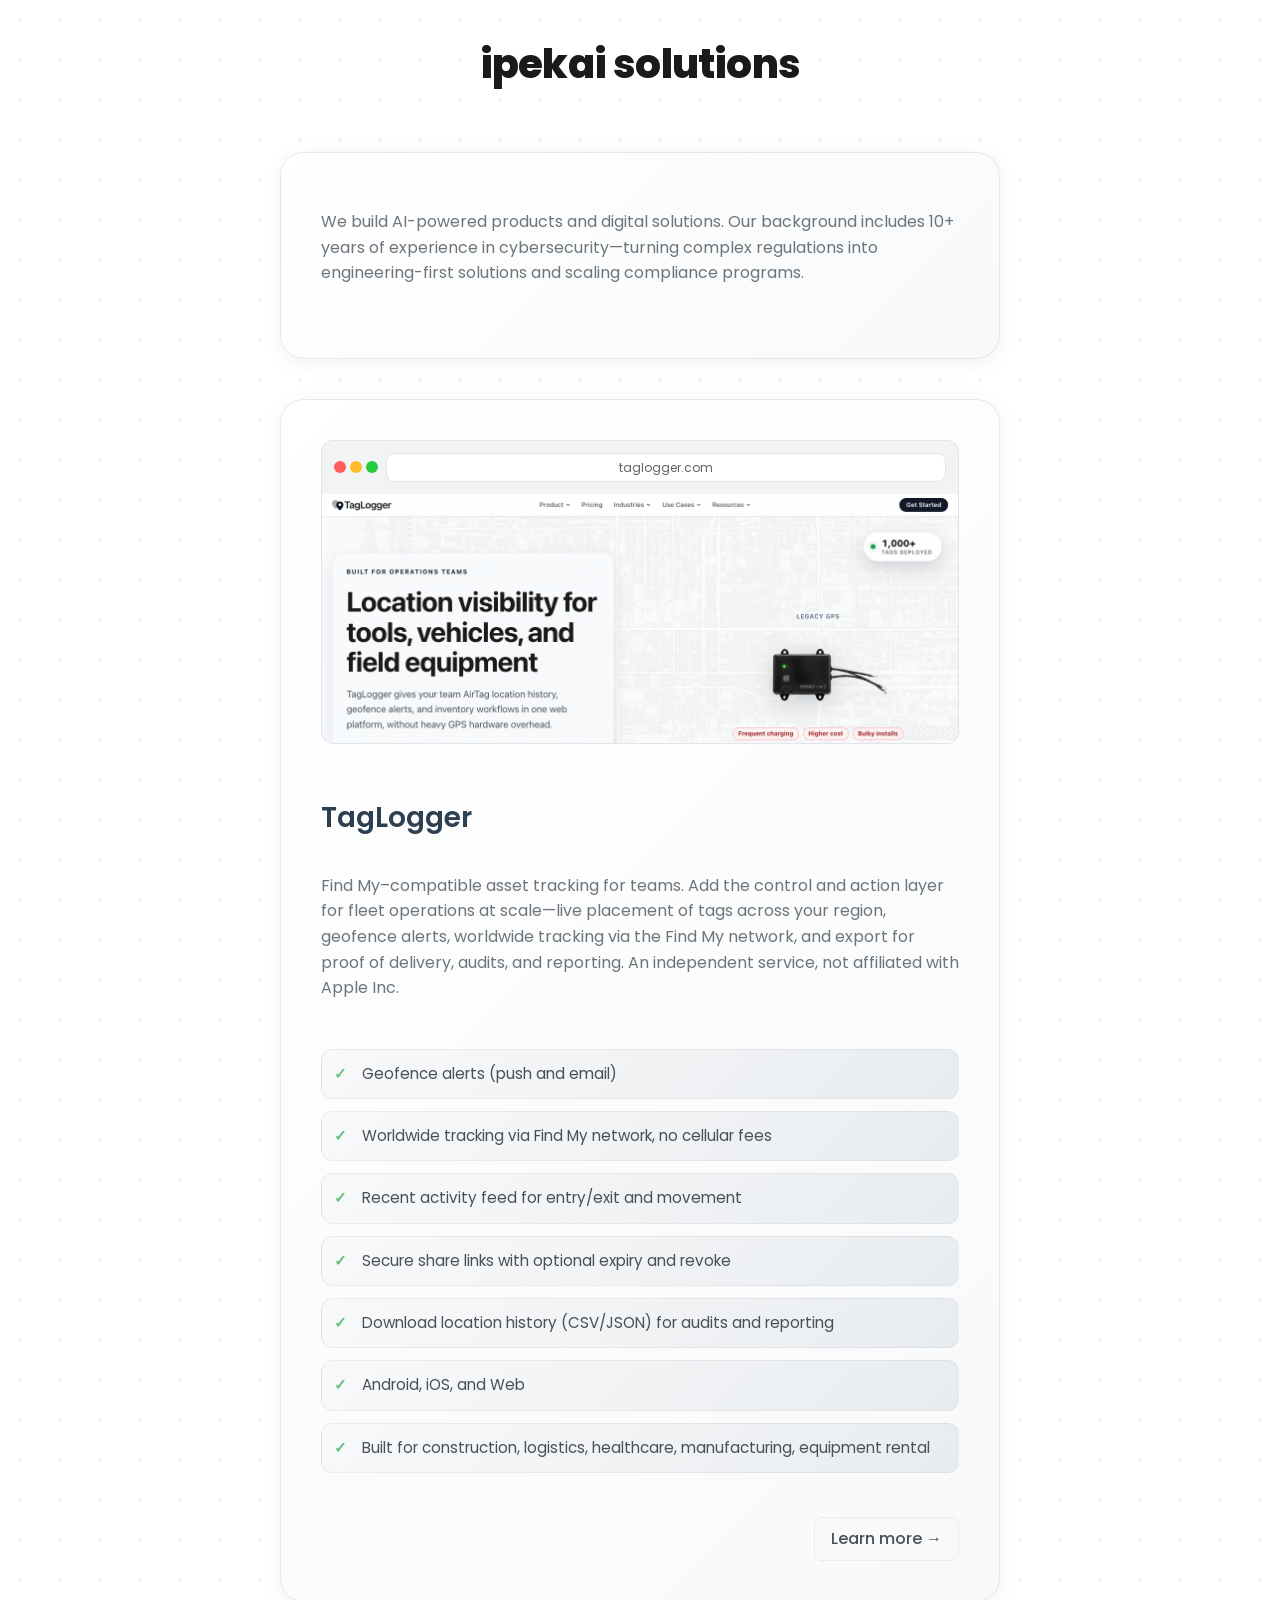
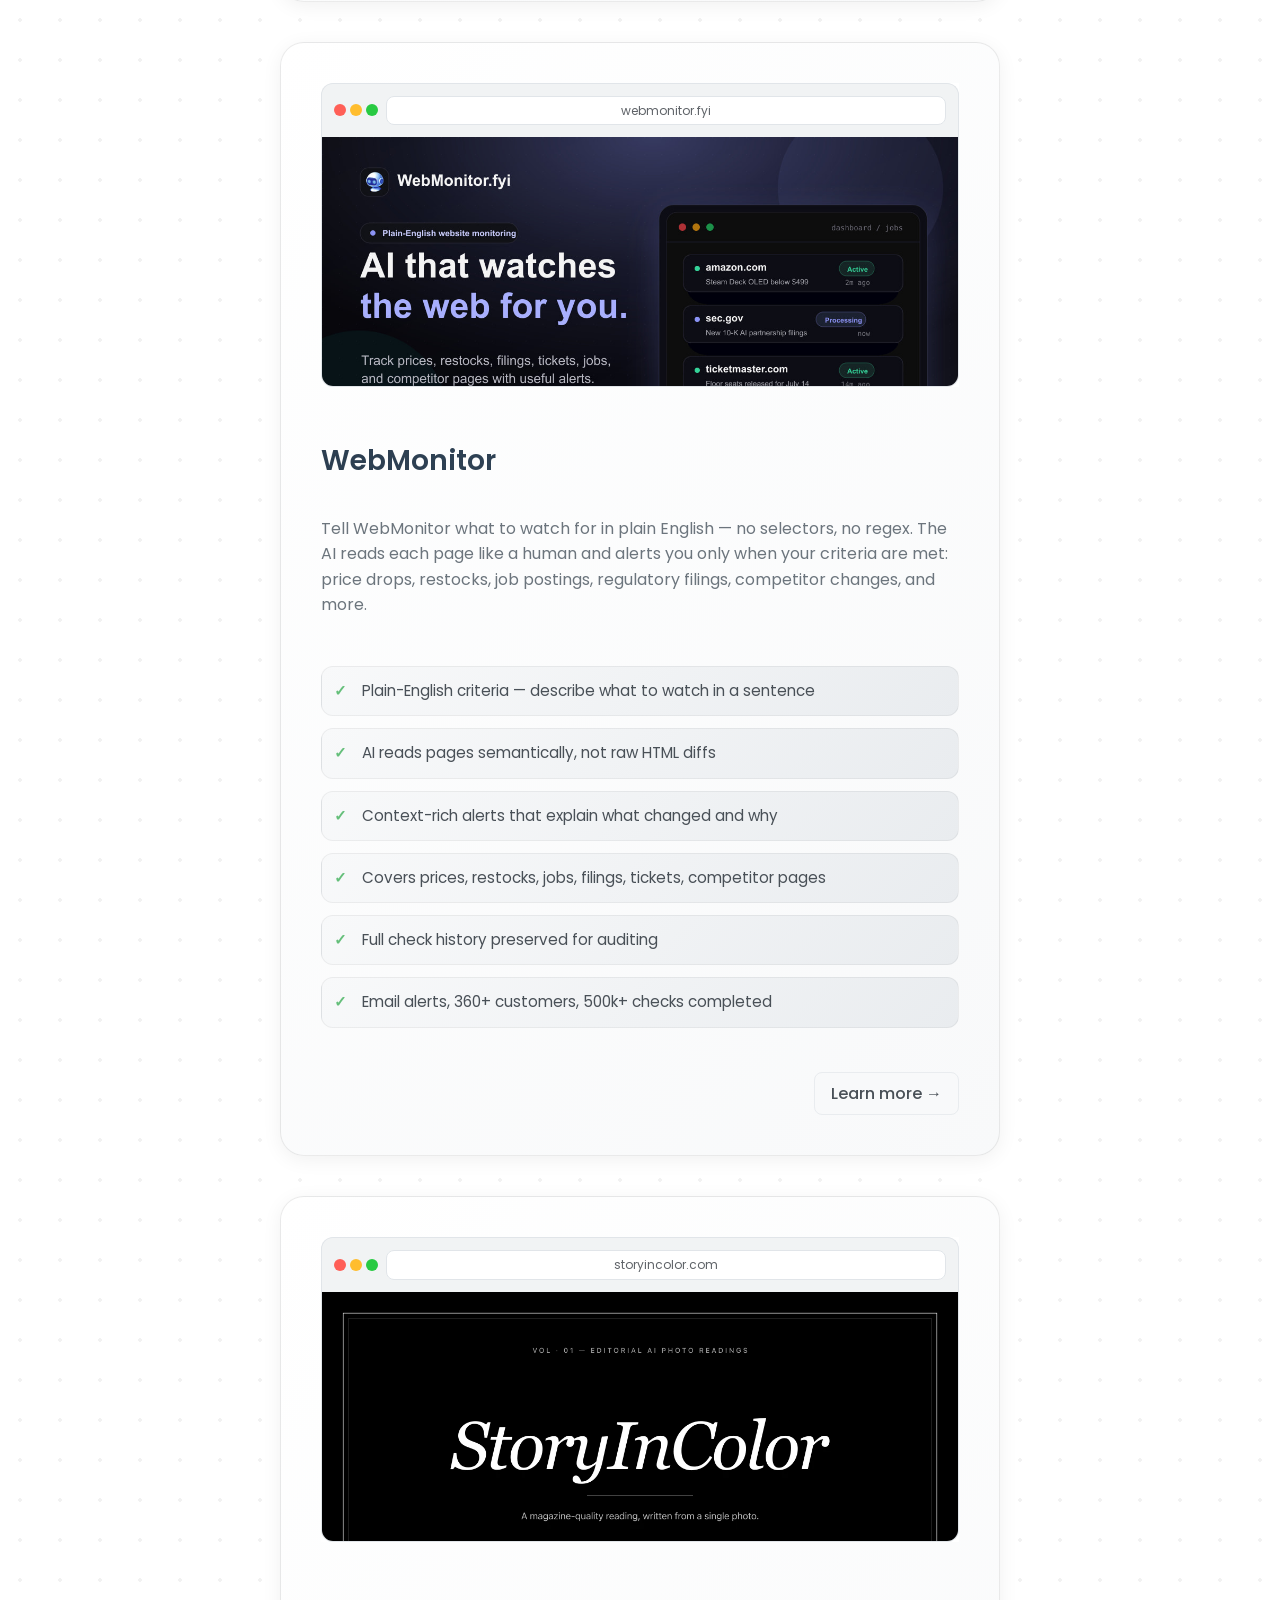
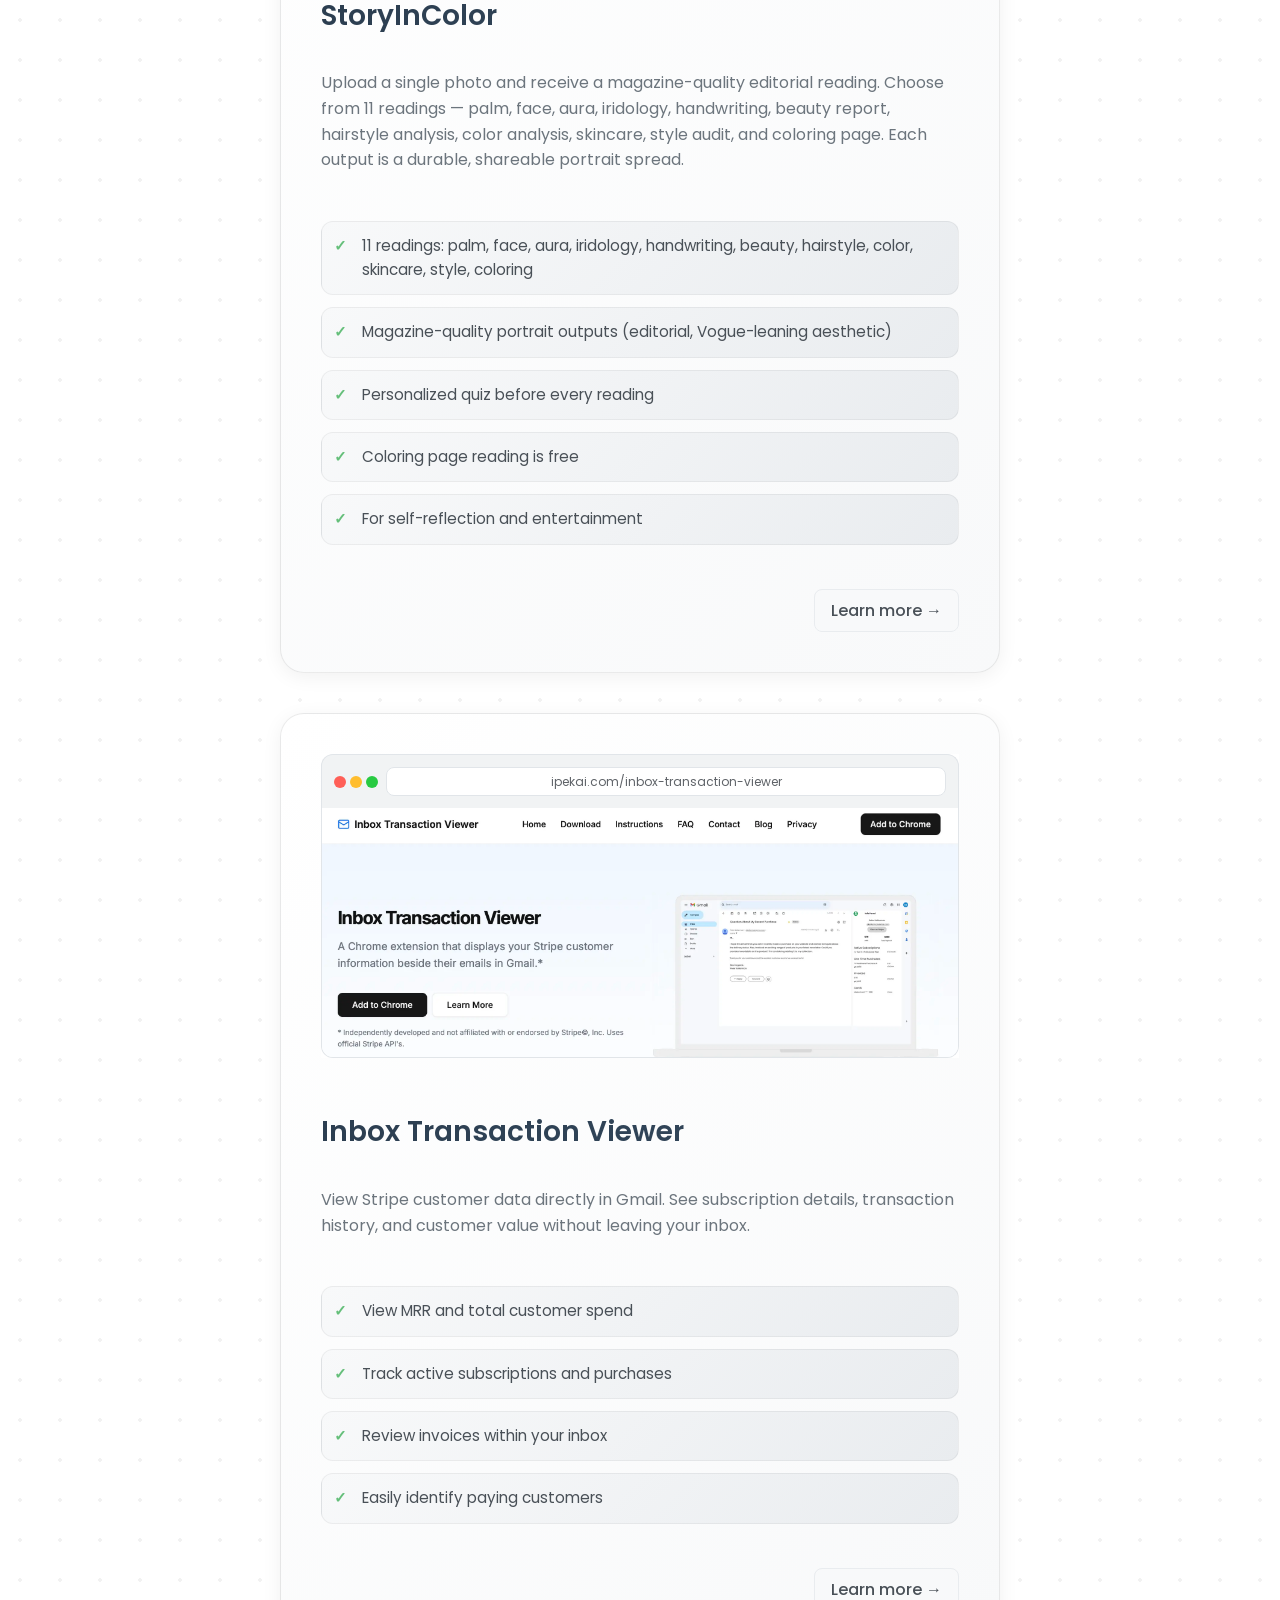
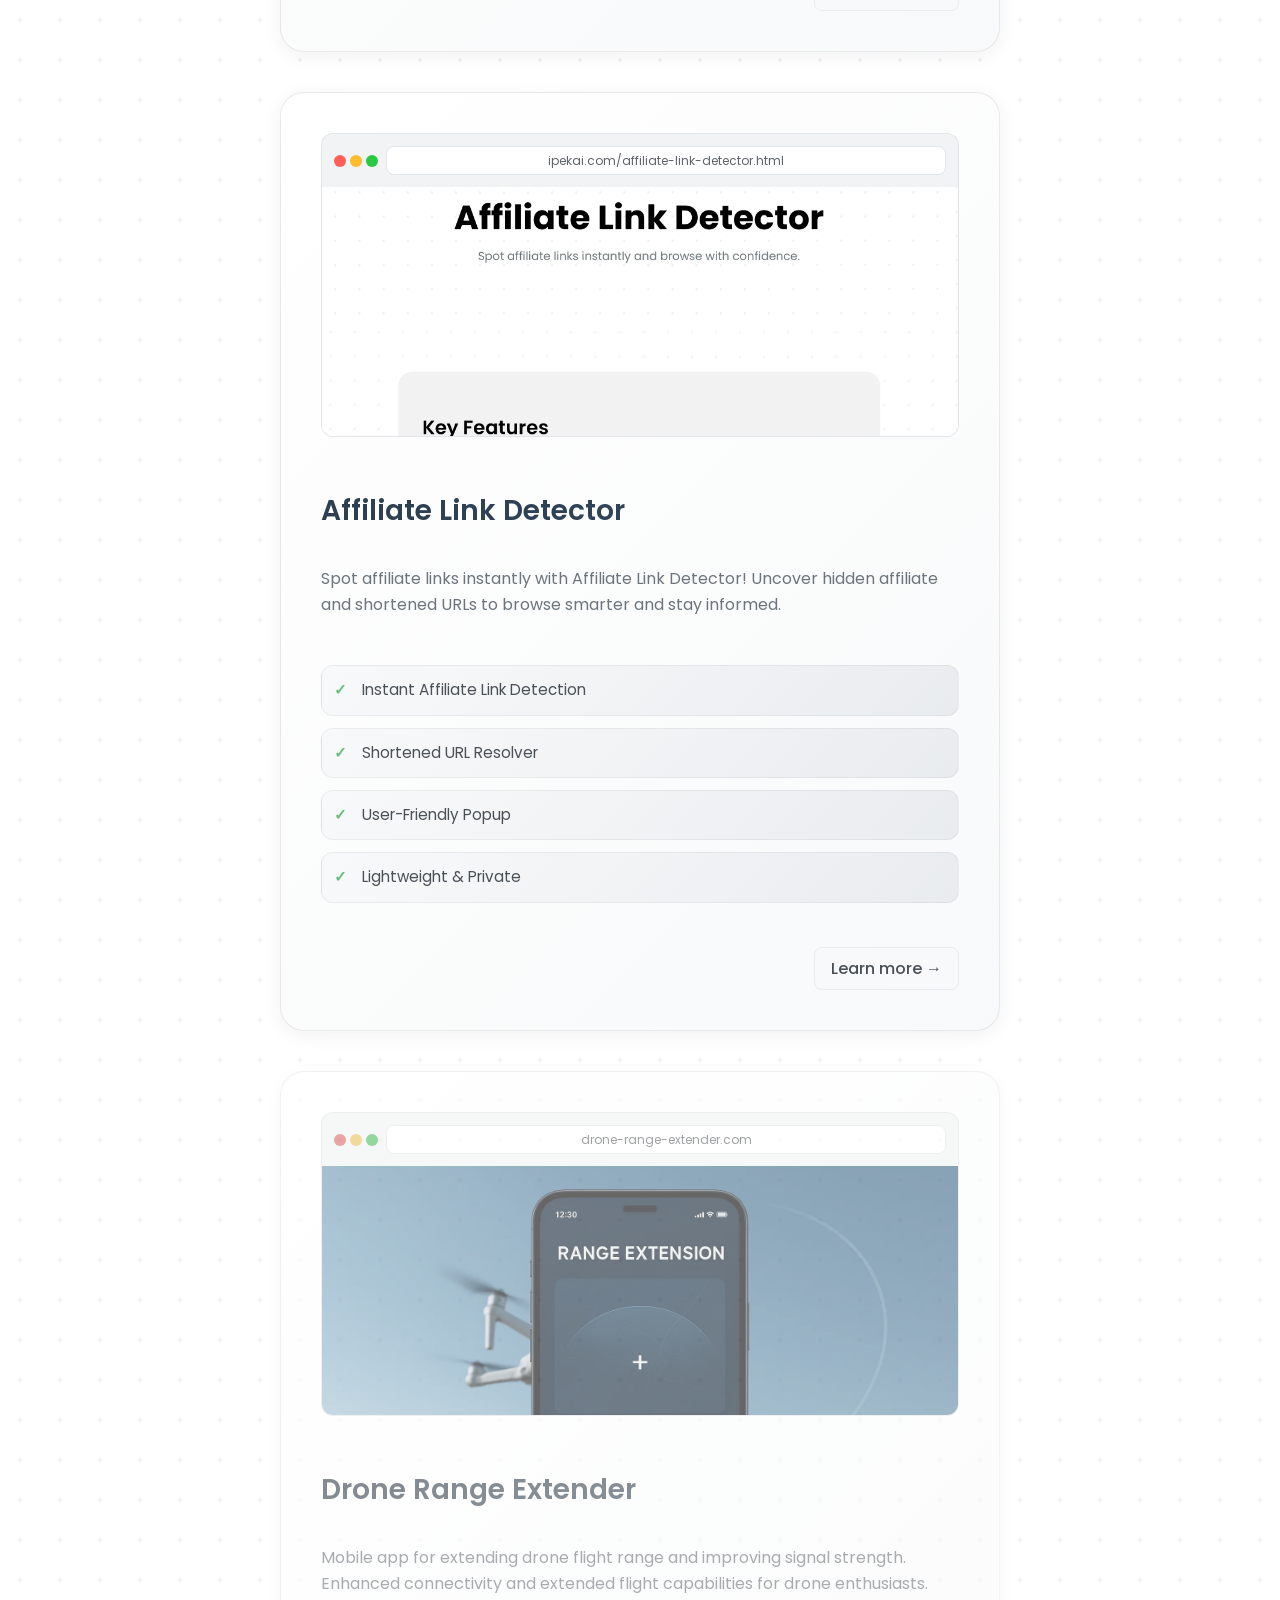
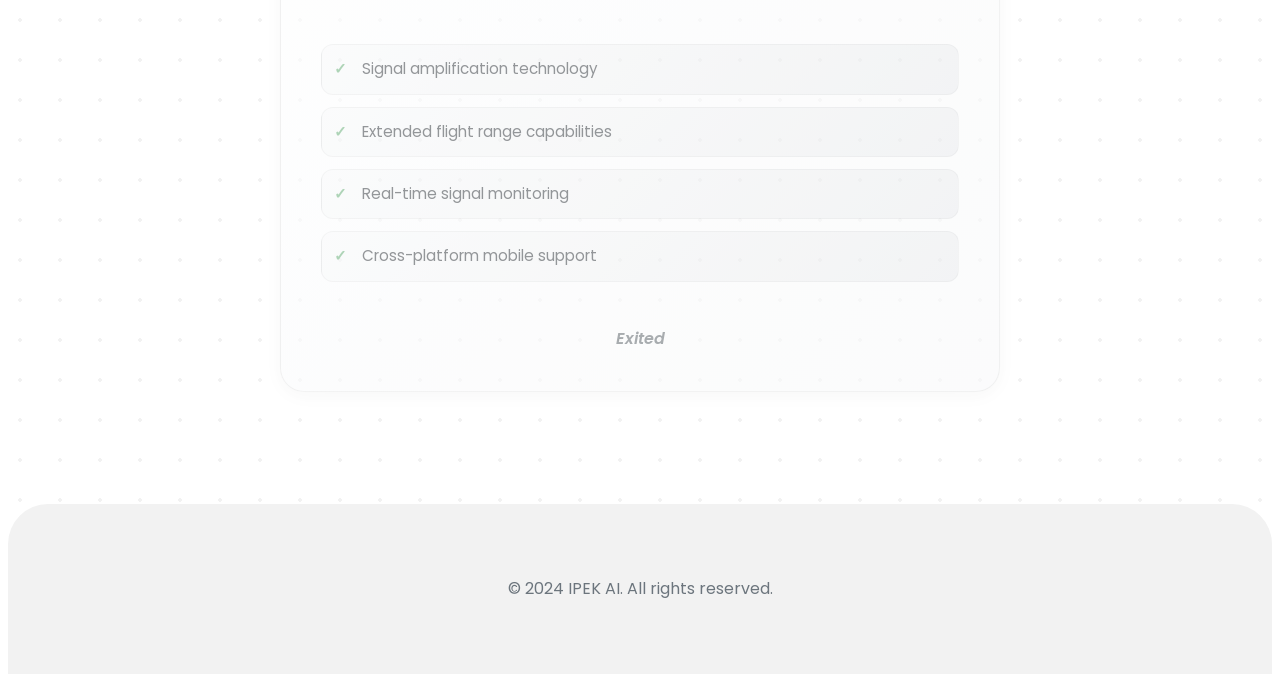
<file: index.html>
<!DOCTYPE html>
<html lang="en">
<head>
    <meta charset="UTF-8">
    <meta name="viewport" content="width=device-width, initial-scale=1.0">
    <title>IPEK AI - AI Solution and Services</title>
    <meta name="description" content="IPEKAI Solutions - AI-powered products and digital solutions. TagLogger, WebMonitor, StoryInColor, Inbox Transaction Viewer, Affiliate Link Detector, and more.">
    <meta name="keywords" content="digital products, AI solutions, TagLogger, WebMonitor, StoryInColor, Inbox Transaction Viewer, Affiliate Link Detector, cybersecurity">
    <meta name="author" content="IPEK AI">
    <meta name="robots" content="index, follow">
    <link rel="canonical" href="https://ipekai.com/">
    <meta property="og:title" content="IPEK AI - AI Solution and Services">
    <meta property="og:description" content="IPEKAI Solutions - AI-powered products and digital solutions. TagLogger, WebMonitor, StoryInColor, and more.">
    <meta property="og:type" content="website">
    <meta property="og:url" content="https://ipekai.com/">
    <meta property="og:site_name" content="IPEK AI">
    <meta name="twitter:card" content="summary_large_image">
    <meta name="twitter:title" content="IPEK AI - AI Solution and Services">
    <meta name="twitter:description" content="IPEKAI Solutions - AI-powered products and digital solutions. TagLogger, WebMonitor, StoryInColor, and more.">
    
    <!-- Structured Data -->
    <script type="application/ld+json">
    {
      "@context": "https://schema.org",
      "@type": "Organization",
      "name": "IPEKAI Solutions",
      "url": "https://ipekai.com",
      "description": "AI-powered products and digital solutions. We build software with a background in cybersecurity and engineering-first compliance.",
      "foundingDate": "2024",
      "hasOfferCatalog": {
        "@type": "OfferCatalog",
        "name": "Digital Products",
        "itemListElement": [
          {
            "@type": "SoftwareApplication",
            "name": "TagLogger",
            "description": "Find My–compatible asset tracking for teams. Fleet operations, geofence alerts, worldwide Find My tracking, and location history export.",
            "url": "https://www.taglogger.com",
            "applicationCategory": "BusinessApplication",
            "operatingSystem": "iOS, Android, Web"
          },
          {
            "@type": "SoftwareApplication",
            "name": "WebMonitor",
            "description": "AI-powered website monitoring with plain-English criteria. Track price drops, restocks, job postings, SEC filings, competitor changes, and more. No selectors or regex — describe what to watch in a sentence and get context-rich email alerts.",
            "url": "https://www.webmonitor.fyi",
            "applicationCategory": "WebApplication",
            "operatingSystem": "Web"
          },
          {
            "@type": "SoftwareApplication",
            "name": "StoryInColor",
            "description": "Editorial AI photo readings. Upload a single photo and receive a magazine-quality reading — palm, face, aura, iridology, handwriting, beauty report, hairstyle analysis, color analysis, skincare, style audit, or coloring page. 11 readings for self-reflection and entertainment.",
            "url": "https://www.storyincolor.com",
            "applicationCategory": "MultimediaApplication",
            "operatingSystem": "Web"
          }
        ]
      }
    }
    </script>
    <!-- Google tag (gtag.js) -->
    <script async src="https://www.googletagmanager.com/gtag/js?id=G-V26C73EZHM"></script>
    <script>
      window.dataLayer = window.dataLayer || [];
      function gtag(){dataLayer.push(arguments);}
      gtag('js', new Date());

      gtag('config', 'G-V26C73EZHM');
    </script>
    <!-- Microsoft Clarity tag -->
    <script type="text/javascript">
        (function(c,l,a,r,i,t,y){
            c[a]=c[a]||function(){(c[a].q=c[a].q||[]).push(arguments)};
            t=l.createElement(r);t.async=1;t.src="https://www.clarity.ms/tag/"+i;
            y=l.getElementsByTagName(r)[0];y.parentNode.insertBefore(t,y);
        })(window, document, "clarity", "script", "ri9o8utgex");
    </script>
    <link href="https://fonts.googleapis.com/css2?family=Poppins:wght@300;400;500;600;700&display=swap" rel="stylesheet">
    <link rel="preconnect" href="https://fonts.googleapis.com">
    <link rel="preconnect" href="https://fonts.gstatic.com" crossorigin>
    <style>
        :root {
            --background: 0 0% 100%;
            --foreground: 0 0% 0%;
            --card: 0 0% 100%;
            --card-foreground: 0 0% 0%;
            --popover: 0 0% 100%;
            --popover-foreground: 0 0% 0%;
            --primary: 0 0% 0%;
            --primary-foreground: 0 0% 100%;
            --secondary: 0 0% 95%;
            --secondary-foreground: 0 0% 0%;
            --muted: 0 0% 95%;
            --muted-foreground: 0 0% 45%;
            --accent: 45 100% 50%;
            --accent-foreground: 0 0% 0%;
            --destructive: 0 84.2% 60.2%;
            --destructive-foreground: 0 0% 100%;
            --border: 0 0% 95%;
            --input: 0 0% 95%;
            --ring: 45 100% 50%;
            --radius: 1rem;
        }

        *, :after, :before {
            box-sizing: border-box;
            border: 0 solid #e5e7eb;
        }

        body {
            font-family: 'Poppins', sans-serif;
            background-color: hsl(var(--background));
            color: hsl(var(--foreground));
            line-height: 1.6;
            -webkit-font-smoothing: antialiased;
            -moz-osx-font-smoothing: grayscale;
            background-image: radial-gradient(circle, rgba(0,0,0,0.05) 2px, transparent 1px);
            background-size: 40px 40px;
        }

        .grid-pattern-large {
            position: relative;
            overflow: hidden;
        }

        
        
        .grid-pattern-large > * {
            position: relative;
            z-index: 1;
        }

        .navbar {
            padding: 1.5rem 5%;
            display: flex;
            justify-content: center;
            align-items: center;
        }



        .title-container {
            text-align: center;
        }

        .navbar .subtitle {
            font-size: 0.9rem;
            font-weight: 400;
            color: #6b7280;
            margin: 0 0 0.5rem 0;
            text-transform: lowercase;
            letter-spacing: 0.05em;
        }

        .navbar h1 {
            font-size: 2.5rem;
            font-weight: 800;
            color: #1a1a1a;
            letter-spacing: -0.02em;
            text-transform: lowercase;
            margin: 0 0 1rem 0;
        }

        .hero {
            padding: 0.5rem 1.5rem;
            text-align: center;
        }

        .hero h2 {
            font-size: 3.5rem;
            font-weight: 700;
            max-width: 800px;
            margin: 0 auto 1rem;
            line-height: 1.2;
        }

        .hero p {
            font-size: 1.2rem;
            max-width: 700px;
            margin: 0 auto;
            color: #6c757d;
        }

        .section {
            padding: 1rem 5%;
        }

        .container {
            max-width: 100%;
            margin: 0 auto;
            padding: 0 5%;
        }

        .platforms-grid {
            display: flex;
            flex-direction: column;
            gap: 2.5rem;
            max-width: 720px;
            margin: 0 auto;
        }

        .card {
            background: linear-gradient(135deg, #ffffff 0%, #f8f9fa 100%);
            border-radius: 1.5rem;
            padding: 2.5rem;
            display: flex;
            flex-direction: column;
            transition: all 0.4s cubic-bezier(0.4, 0, 0.2, 1);
            border: 1px solid rgba(0, 0, 0, 0.08);
            box-shadow: 0 4px 20px rgba(0, 0, 0, 0.06);
            position: relative;
            overflow: hidden;
        }



        .card:hover {
            transform: translateY(-12px) scale(1.02);
            box-shadow: 0 20px 40px rgba(0, 0, 0, 0.15);
            border-color: rgba(0, 0, 0, 0.12);
        }

        .card-intro .card-heading {
            font-size: 1.75rem;
            font-weight: 600;
            margin-bottom: 1rem;
            background: linear-gradient(135deg, #2c3e50 0%, #34495e 100%);
            -webkit-background-clip: text;
            -webkit-text-fill-color: transparent;
            background-clip: text;
        }

        .card-intro .description {
            margin-bottom: 0;
        }



        .card h3 {
            font-size: 1.75rem;
            font-weight: 600;
            margin-bottom: 1rem;
            background: linear-gradient(135deg, #2c3e50 0%, #34495e 100%);
            -webkit-background-clip: text;
            -webkit-text-fill-color: transparent;
            background-clip: text;
        }

        .card h3 a {
            color: inherit;
            text-decoration: none;
            transition: all 0.3s ease;
        }

        .card h3 a:hover {
            background: linear-gradient(135deg, #495057 0%, #6c757d 100%);
            -webkit-background-clip: text;
            -webkit-text-fill-color: transparent;
            background-clip: text;
        }

        .card p.description {
            color: #6c757d;
            margin-bottom: 2rem;
            flex-grow: 1;
        }

        .card .features {
            list-style-type: none;
            padding: 0;
        }

        .card .features li {
            background: linear-gradient(135deg, #f8f9fa 0%, #e9ecef 100%);
            border-radius: 0.75rem;
            padding: 0.75rem 1.25rem;
            margin-bottom: 0.75rem;
            font-size: 0.95rem;
            color: #495057;
            transition: all 0.3s ease;
            border: 1px solid rgba(0, 0, 0, 0.05);
            position: relative;
            overflow: hidden;
        }

        .card .features li::before {
            content: '✓';
            position: absolute;
            left: 0.75rem;
            color: #28a745;
            font-weight: bold;
            opacity: 0.7;
        }

        .card .features li {
            padding-left: 2.5rem;
        }

        .card .features li:hover {
            background: linear-gradient(135deg, #f8f9fa 0%, #e9ecef 100%);
            transform: translateX(4px);
            box-shadow: 0 2px 8px rgba(0, 0, 0, 0.1);
        }

        .card .learn-more {
            margin-top: auto;
            padding-top: 1rem;
            font-weight: 600;
            text-align: right;
        }

        .card .learn-more a {
            color: #495057;
            text-decoration: none;
            transition: all 0.3s ease;
            padding: 0.5rem 1rem;
            border-radius: 0.5rem;
            background: #f8f9fa;
            border: 1px solid #e9ecef;
            display: inline-block;
            font-weight: 500;
        }

        .card .learn-more a:hover {
            background: #e9ecef;
            border-color: #dee2e6;
            transform: translateY(-2px);
            box-shadow: 0 2px 8px rgba(0, 0, 0, 0.1);
        }

        footer {
            text-align: center;
            padding: 4rem 1.5rem;
            background-color: #f2f2f2;
            border-top-left-radius: 40px;
            border-top-right-radius: 40px;
            margin-top: 6rem;
        }

        footer p {
            margin: 0.5rem 0;
            color: #6c757d;
        }

        /* Browser window screenshot: always show top of image, crop the rest to fit frame */
        .browser-window-img {
            display: block;
            width: 100%;
            height: 250px;
            min-width: 0;
            object-fit: cover;
            object-position: top center;
        }
        .card .browser-window {
            overflow: hidden;
            background: #fff;
        }

        /* Mobile: more space, less nesting padding, browser window uses full width */
        @media (max-width: 768px) {
            .navbar {
                padding: 1rem 1rem;
            }
            .navbar h1 {
                font-size: 1.75rem;
            }
            .hero {
                padding: 0.5rem 1rem;
            }
            .hero h2 {
                font-size: 2rem;
            }
            .hero p {
                font-size: 1rem;
            }
            .section {
                padding: 0.5rem 0;
            }
            .container {
                padding: 0 1rem;
            }
            .platforms-grid {
                max-width: 100%;
                gap: 1.5rem;
            }
            .card {
                padding: 1rem;
                border-radius: 1rem;
            }
            .card:hover {
                transform: translateY(-4px);
            }
            .card h3 {
                font-size: 1.35rem;
            }
            .card .browser-window {
                display: flex;
                flex-direction: column;
                margin-top: -1rem;
                margin-left: -1rem;
                margin-right: -1rem;
                margin-bottom: 1rem;
            }
            .card .browser-window .browser-header {
                flex: 0 0 auto;
            }
            .card .browser-window .browser-header {
                padding: clamp(0.35rem, 0.25rem + 0.45vw, 0.55rem) clamp(0.5rem, 0.35rem + 0.6vw, 0.75rem) !important;
                border-radius: 1rem 1rem 0 0 !important;
            }
            .card .browser-window .browser-dots div {
                width: clamp(8px, 6px + 0.6vw, 10px) !important;
                height: clamp(8px, 6px + 0.6vw, 10px) !important;
            }
            .card .browser-window .browser-url {
                font-size: clamp(0.65rem, 0.58rem + 0.25vw, 0.75rem) !important;
                padding: clamp(0.2rem, 0.15rem + 0.2vw, 0.25rem) clamp(0.5rem, 0.3rem + 0.7vw, 0.75rem) !important;
            }
            .card .browser-window-img {
                flex: 0 0 clamp(200px, 50vw, 250px);
                width: 100%;
                min-width: 0;
                height: clamp(200px, 50vw, 250px);
                max-height: 250px;
                object-fit: contain;
                object-position: top center;
                background: #fff;
                border-radius: 0 0 1rem 1rem;
            }
        }
    </style>
</head>
<body>
    <div class="grid-pattern-large">
        <nav class="navbar">
            <div class="title-container">
                <h1>IPEKAI SOLUTIONS</h1>
            </div>
        </nav>

        
    </div>

    <main role="main" aria-label="Products and solutions">
        <div class="section">
            <div class="container">
                <div class="platforms-grid">
                    <!-- Intro card -->
                    <div class="card card-intro">
                        <p class="description">We build AI-powered products and digital solutions. Our background includes 10+ years of experience in cybersecurity—turning complex regulations into engineering-first solutions and scaling compliance programs.</p>
                    </div>

                    <!-- TagLogger -->
                    <div class="card">
                        <div class="browser-window" style="margin-bottom: 1.5rem;">
                            <div class="browser-header" style="background: #f1f3f4; border-radius: 0.75rem 0.75rem 0 0; padding: 0.75rem; display: flex; align-items: center; gap: 0.5rem; border: 1px solid #e1e5e9; border-bottom: none;">
                                <div class="browser-dots" style="display: flex; gap: 0.25rem;">
                                    <div style="width: 12px; height: 12px; border-radius: 50%; background: #ff5f57;"></div>
                                    <div style="width: 12px; height: 12px; border-radius: 50%; background: #ffbd2e;"></div>
                                    <div style="width: 12px; height: 12px; border-radius: 50%; background: #28ca42;"></div>
                                </div>
                                <div class="browser-url" style="background: white; border-radius: 0.5rem; padding: 0.25rem 0.75rem; font-size: 0.75rem; color: #5f6368; flex-grow: 1; text-align: center; border: 1px solid #e1e5e9;">taglogger.com</div>
                            </div>
                            <img src="TagLogger.png" alt="TagLogger - location visibility for tools, vehicles, and field equipment" loading="lazy" class="browser-window-img" style="border-radius: 0 0 0.75rem 0.75rem; border: 1px solid #e1e5e9; border-top: none;">
                        </div>
                        <h3><a href="https://www.taglogger.com" target="_blank">TagLogger</a></h3>
                        <p class="description">Find My–compatible asset tracking for teams. Add the control and action layer for fleet operations at scale—live placement of tags across your region, geofence alerts, worldwide tracking via the Find My network, and export for proof of delivery, audits, and reporting. An independent service, not affiliated with Apple Inc.</p>
                        <ul class="features">
                            <li>Geofence alerts (push and email)</li>
                            <li>Worldwide tracking via Find My network, no cellular fees</li>
                            <li>Recent activity feed for entry/exit and movement</li>
                            <li>Secure share links with optional expiry and revoke</li>
                            <li>Download location history (CSV/JSON) for audits and reporting</li>
                            <li>Android, iOS, and Web</li>
                            <li>Built for construction, logistics, healthcare, manufacturing, equipment rental</li>
                        </ul>
                        <div class="learn-more">
                            <a href="https://www.taglogger.com" target="_blank">Learn more &rarr;</a>
                        </div>
                    </div>

                    <!-- WebMonitor -->
                    <div class="card">
                        <div class="browser-window" style="margin-bottom: 1.5rem;">
                            <div class="browser-header" style="background: #f1f3f4; border-radius: 0.75rem 0.75rem 0 0; padding: 0.75rem; display: flex; align-items: center; gap: 0.5rem; border: 1px solid #e1e5e9; border-bottom: none;">
                                <div class="browser-dots" style="display: flex; gap: 0.25rem;">
                                    <div style="width: 12px; height: 12px; border-radius: 50%; background: #ff5f57;"></div>
                                    <div style="width: 12px; height: 12px; border-radius: 50%; background: #ffbd2e;"></div>
                                    <div style="width: 12px; height: 12px; border-radius: 50%; background: #28ca42;"></div>
                                </div>
                                <div class="browser-url" style="background: white; border-radius: 0.5rem; padding: 0.25rem 0.75rem; font-size: 0.75rem; color: #5f6368; flex-grow: 1; text-align: center; border: 1px solid #e1e5e9;">webmonitor.fyi</div>
                            </div>
                            <img src="WebMonitor.jpg" alt="WebMonitor.fyi - AI that watches the web for you, dashboard showing active price and restock monitors" loading="lazy" class="browser-window-img" style="border-radius: 0 0 0.75rem 0.75rem; border: 1px solid #e1e5e9; border-top: none;">
                        </div>
                        <h3><a href="https://www.webmonitor.fyi" target="_blank">WebMonitor</a></h3>
                        <p class="description">Tell WebMonitor what to watch for in plain English — no selectors, no regex. The AI reads each page like a human and alerts you only when your criteria are met: price drops, restocks, job postings, regulatory filings, competitor changes, and more.</p>
                        <ul class="features">
                            <li>Plain-English criteria — describe what to watch in a sentence</li>
                            <li>AI reads pages semantically, not raw HTML diffs</li>
                            <li>Context-rich alerts that explain what changed and why</li>
                            <li>Covers prices, restocks, jobs, filings, tickets, competitor pages</li>
                            <li>Full check history preserved for auditing</li>
                            <li>Email alerts, 360+ customers, 500k+ checks completed</li>
                        </ul>
                        <div class="learn-more">
                            <a href="https://www.webmonitor.fyi" target="_blank">Learn more &rarr;</a>
                        </div>
                    </div>

                    <!-- StoryInColor -->
                    <div class="card">
                        <div class="browser-window" style="margin-bottom: 1.5rem;">
                            <div class="browser-header" style="background: #f1f3f4; border-radius: 0.75rem 0.75rem 0 0; padding: 0.75rem; display: flex; align-items: center; gap: 0.5rem; border: 1px solid #e1e5e9; border-bottom: none;">
                                <div class="browser-dots" style="display: flex; gap: 0.25rem;">
                                    <div style="width: 12px; height: 12px; border-radius: 50%; background: #ff5f57;"></div>
                                    <div style="width: 12px; height: 12px; border-radius: 50%; background: #ffbd2e;"></div>
                                    <div style="width: 12px; height: 12px; border-radius: 50%; background: #28ca42;"></div>
                                </div>
                                <div class="browser-url" style="background: white; border-radius: 0.5rem; padding: 0.25rem 0.75rem; font-size: 0.75rem; color: #5f6368; flex-grow: 1; text-align: center; border: 1px solid #e1e5e9;">storyincolor.com</div>
                            </div>
                            <img src="StoryInColor.webp" alt="StoryInColor - editorial AI photo readings, magazine-quality palm, face, aura and more" loading="lazy" class="browser-window-img" style="border-radius: 0 0 0.75rem 0.75rem; border: 1px solid #e1e5e9; border-top: none;">
                        </div>
                        <h3><a href="https://www.storyincolor.com" target="_blank">StoryInColor</a></h3>
                        <p class="description">Upload a single photo and receive a magazine-quality editorial reading. Choose from 11 readings — palm, face, aura, iridology, handwriting, beauty report, hairstyle analysis, color analysis, skincare, style audit, and coloring page. Each output is a durable, shareable portrait spread.</p>
                        <ul class="features">
                            <li>11 readings: palm, face, aura, iridology, handwriting, beauty, hairstyle, color, skincare, style, coloring</li>
                            <li>Magazine-quality portrait outputs (editorial, Vogue-leaning aesthetic)</li>
                            <li>Personalized quiz before every reading</li>
                            <li>Coloring page reading is free</li>
                            <li>For self-reflection and entertainment</li>
                        </ul>
                        <div class="learn-more">
                            <a href="https://www.storyincolor.com" target="_blank">Learn more &rarr;</a>
                        </div>
                    </div>

                    <!-- Inbox Transaction Viewer -->
                    <div class="card">
                        <div class="browser-window" style="margin-bottom: 1.5rem;">
                            <div class="browser-header" style="background: #f1f3f4; border-radius: 0.75rem 0.75rem 0 0; padding: 0.75rem; display: flex; align-items: center; gap: 0.5rem; border: 1px solid #e1e5e9; border-bottom: none;">
                                <div class="browser-dots" style="display: flex; gap: 0.25rem;">
                                    <div style="width: 12px; height: 12px; border-radius: 50%; background: #ff5f57;"></div>
                                    <div style="width: 12px; height: 12px; border-radius: 50%; background: #ffbd2e;"></div>
                                    <div style="width: 12px; height: 12px; border-radius: 50%; background: #28ca42;"></div>
                                </div>
                                <div class="browser-url" style="background: white; border-radius: 0.5rem; padding: 0.25rem 0.75rem; font-size: 0.75rem; color: #5f6368; flex-grow: 1; text-align: center; border: 1px solid #e1e5e9;">ipekai.com/inbox-transaction-viewer</div>
                            </div>
                            <img src="Inbox Transaction Viewer.webp" alt="Inbox Transaction Viewer - Gmail Stripe integration showing customer data" loading="lazy" class="browser-window-img" style="border-radius: 0 0 0.75rem 0.75rem; border: 1px solid #e1e5e9; border-top: none;">
                        </div>
                        <h3><a href="inbox-transaction-viewer/">Inbox Transaction Viewer</a></h3>
                        <p class="description">View Stripe customer data directly in Gmail. See subscription details, transaction history, and customer value without leaving your inbox.</p>
                        <ul class="features">
                            <li>View MRR and total customer spend</li>
                            <li>Track active subscriptions and purchases</li>
                            <li>Review invoices within your inbox</li>
                            <li>Easily identify paying customers</li>
                        </ul>
                        <div class="learn-more">
                            <a href="inbox-transaction-viewer/">Learn more &rarr;</a>
                        </div>
                    </div>

                    <!-- Affiliate Link Detector -->
                    <div class="card">
                        <div class="browser-window" style="margin-bottom: 1.5rem;">
                            <div class="browser-header" style="background: #f1f3f4; border-radius: 0.75rem 0.75rem 0 0; padding: 0.75rem; display: flex; align-items: center; gap: 0.5rem; border: 1px solid #e1e5e9; border-bottom: none;">
                                <div class="browser-dots" style="display: flex; gap: 0.25rem;">
                                    <div style="width: 12px; height: 12px; border-radius: 50%; background: #ff5f57;"></div>
                                    <div style="width: 12px; height: 12px; border-radius: 50%; background: #ffbd2e;"></div>
                                    <div style="width: 12px; height: 12px; border-radius: 50%; background: #28ca42;"></div>
                                </div>
                                <div class="browser-url" style="background: white; border-radius: 0.5rem; padding: 0.25rem 0.75rem; font-size: 0.75rem; color: #5f6368; flex-grow: 1; text-align: center; border: 1px solid #e1e5e9;">ipekai.com/affiliate-link-detector.html</div>
                            </div>
                            <img src="Affiliate Link Detector.webp" alt="Affiliate Link Detector - Chrome extension popup showing detected affiliate links" loading="lazy" class="browser-window-img" style="border-radius: 0 0 0.75rem 0.75rem; border: 1px solid #e1e5e9; border-top: none;">
                        </div>
                        <h3><a href="affiliate-link-detector.html">Affiliate Link Detector</a></h3>
                        <p class="description">Spot affiliate links instantly with Affiliate Link Detector! Uncover hidden affiliate and shortened URLs to browse smarter and stay informed.</p>
                        <ul class="features">
                            <li>Instant Affiliate Link Detection</li>
                            <li>Shortened URL Resolver</li>
                            <li>User-Friendly Popup</li>
                            <li>Lightweight & Private</li>
                        </ul>
                        <div class="learn-more">
                            <a href="affiliate-link-detector.html">Learn more &rarr;</a>
                        </div>
                    </div>

                    <!-- Drone Range Extender -->
                    <div class="card" style="opacity: 0.6; filter: grayscale(0.3);">
                        <div class="browser-window" style="margin-bottom: 1.5rem;">
                            <div class="browser-header" style="background: #f1f3f4; border-radius: 0.75rem 0.75rem 0 0; padding: 0.75rem; display: flex; align-items: center; gap: 0.5rem; border: 1px solid #e1e5e9; border-bottom: none;">
                                <div class="browser-dots" style="display: flex; gap: 0.25rem;">
                                    <div style="width: 12px; height: 12px; border-radius: 50%; background: #ff5f57;"></div>
                                    <div style="width: 12px; height: 12px; border-radius: 50%; background: #ffbd2e;"></div>
                                    <div style="width: 12px; height: 12px; border-radius: 50%; background: #28ca42;"></div>
                                </div>
                                <div class="browser-url" style="background: white; border-radius: 0.5rem; padding: 0.25rem 0.75rem; font-size: 0.75rem; color: #5f6368; flex-grow: 1; text-align: center; border: 1px solid #e1e5e9;">drone-range-extender.com</div>
                            </div>
                            <img src="RangeExtenderApp.webp" alt="Drone Range Extender - Mobile app interface for drone signal amplification" loading="lazy" class="browser-window-img" style="border-radius: 0 0 0.75rem 0.75rem; border: 1px solid #e1e5e9; border-top: none;">
                        </div>
                        <h3>Drone Range Extender</h3>
                        <p class="description">Mobile app for extending drone flight range and improving signal strength. Enhanced connectivity and extended flight capabilities for drone enthusiasts.</p>
                        <ul class="features">
                            <li>Signal amplification technology</li>
                            <li>Extended flight range capabilities</li>
                            <li>Real-time signal monitoring</li>
                            <li>Cross-platform mobile support</li>
                        </ul>
                        <div class="learn-more" style="text-align: center; color: #6c757d; font-style: italic;">
                            Exited
                        </div>
                    </div>
                </div>
            </div>
        </div>
    </main>

    <footer>
        <p>&copy; 2024 IPEK AI. All rights reserved.</p>
    </footer>
</body>
</html>
</file>
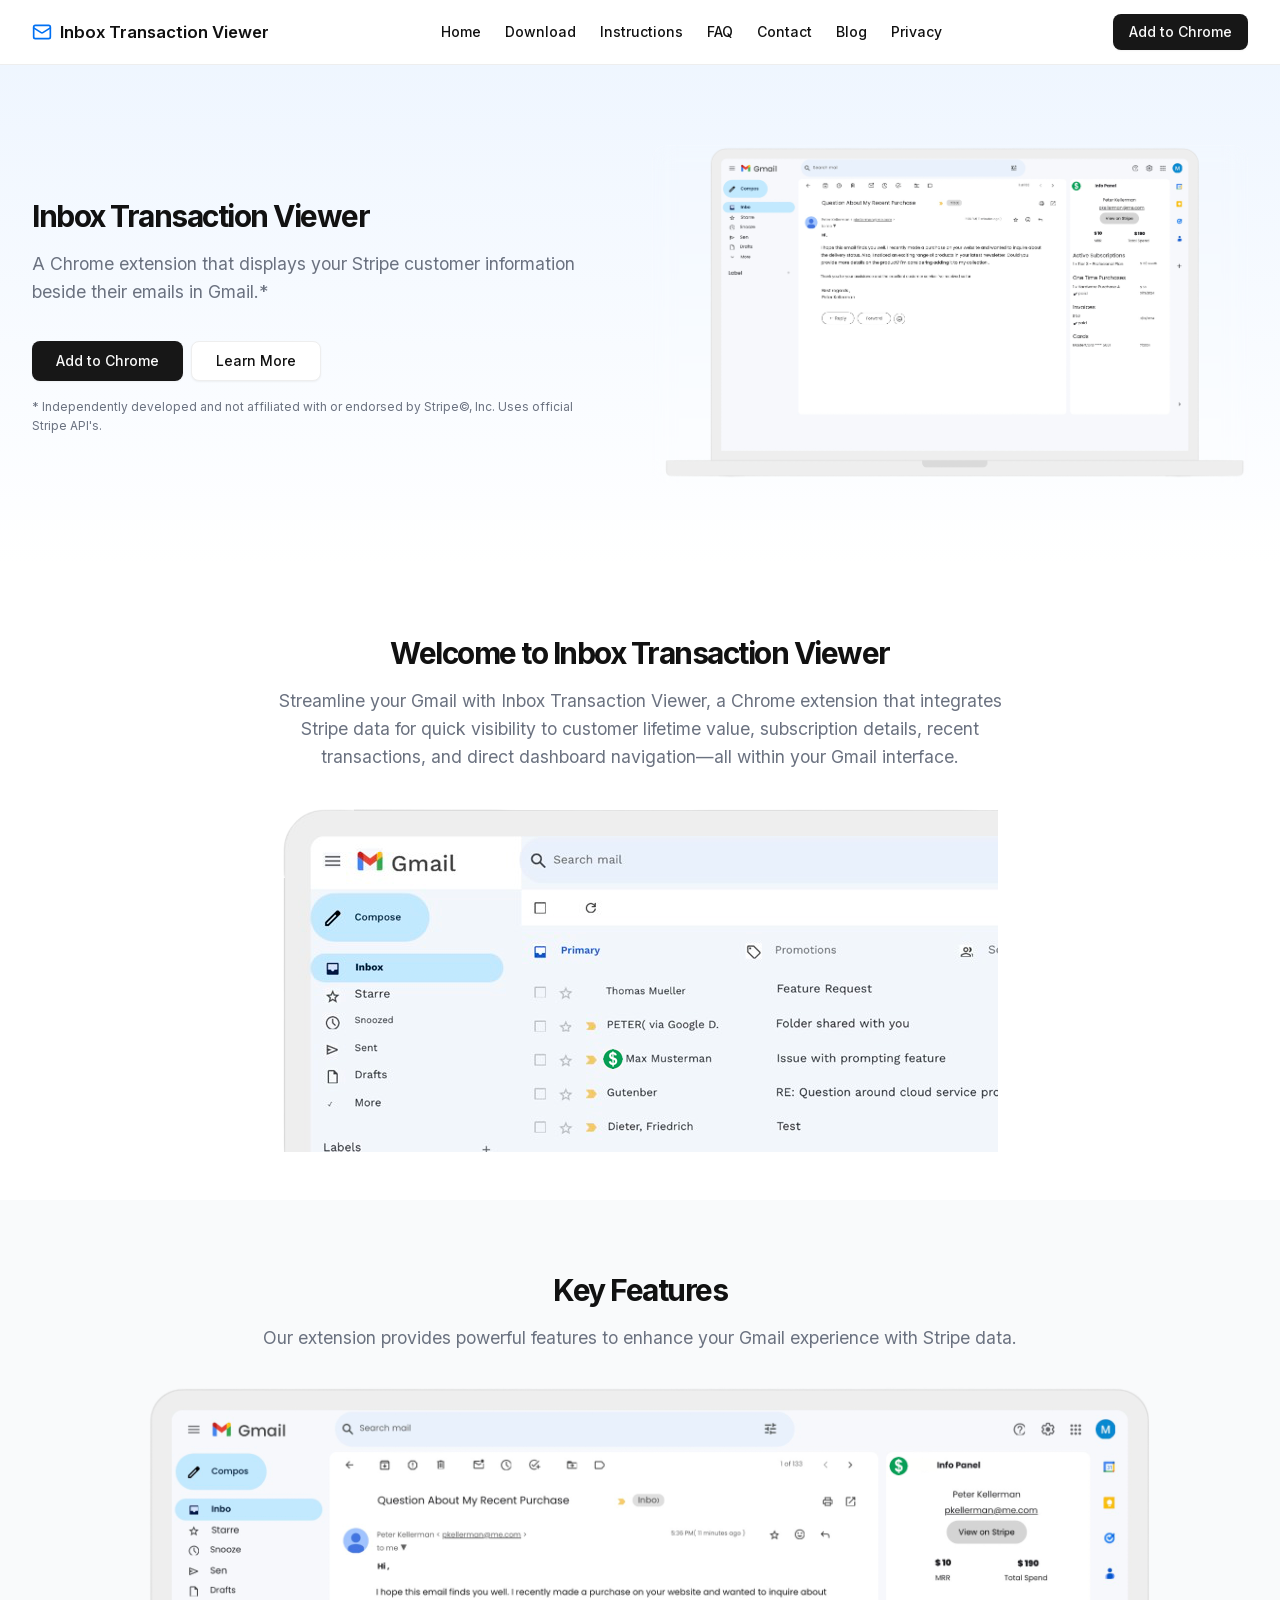
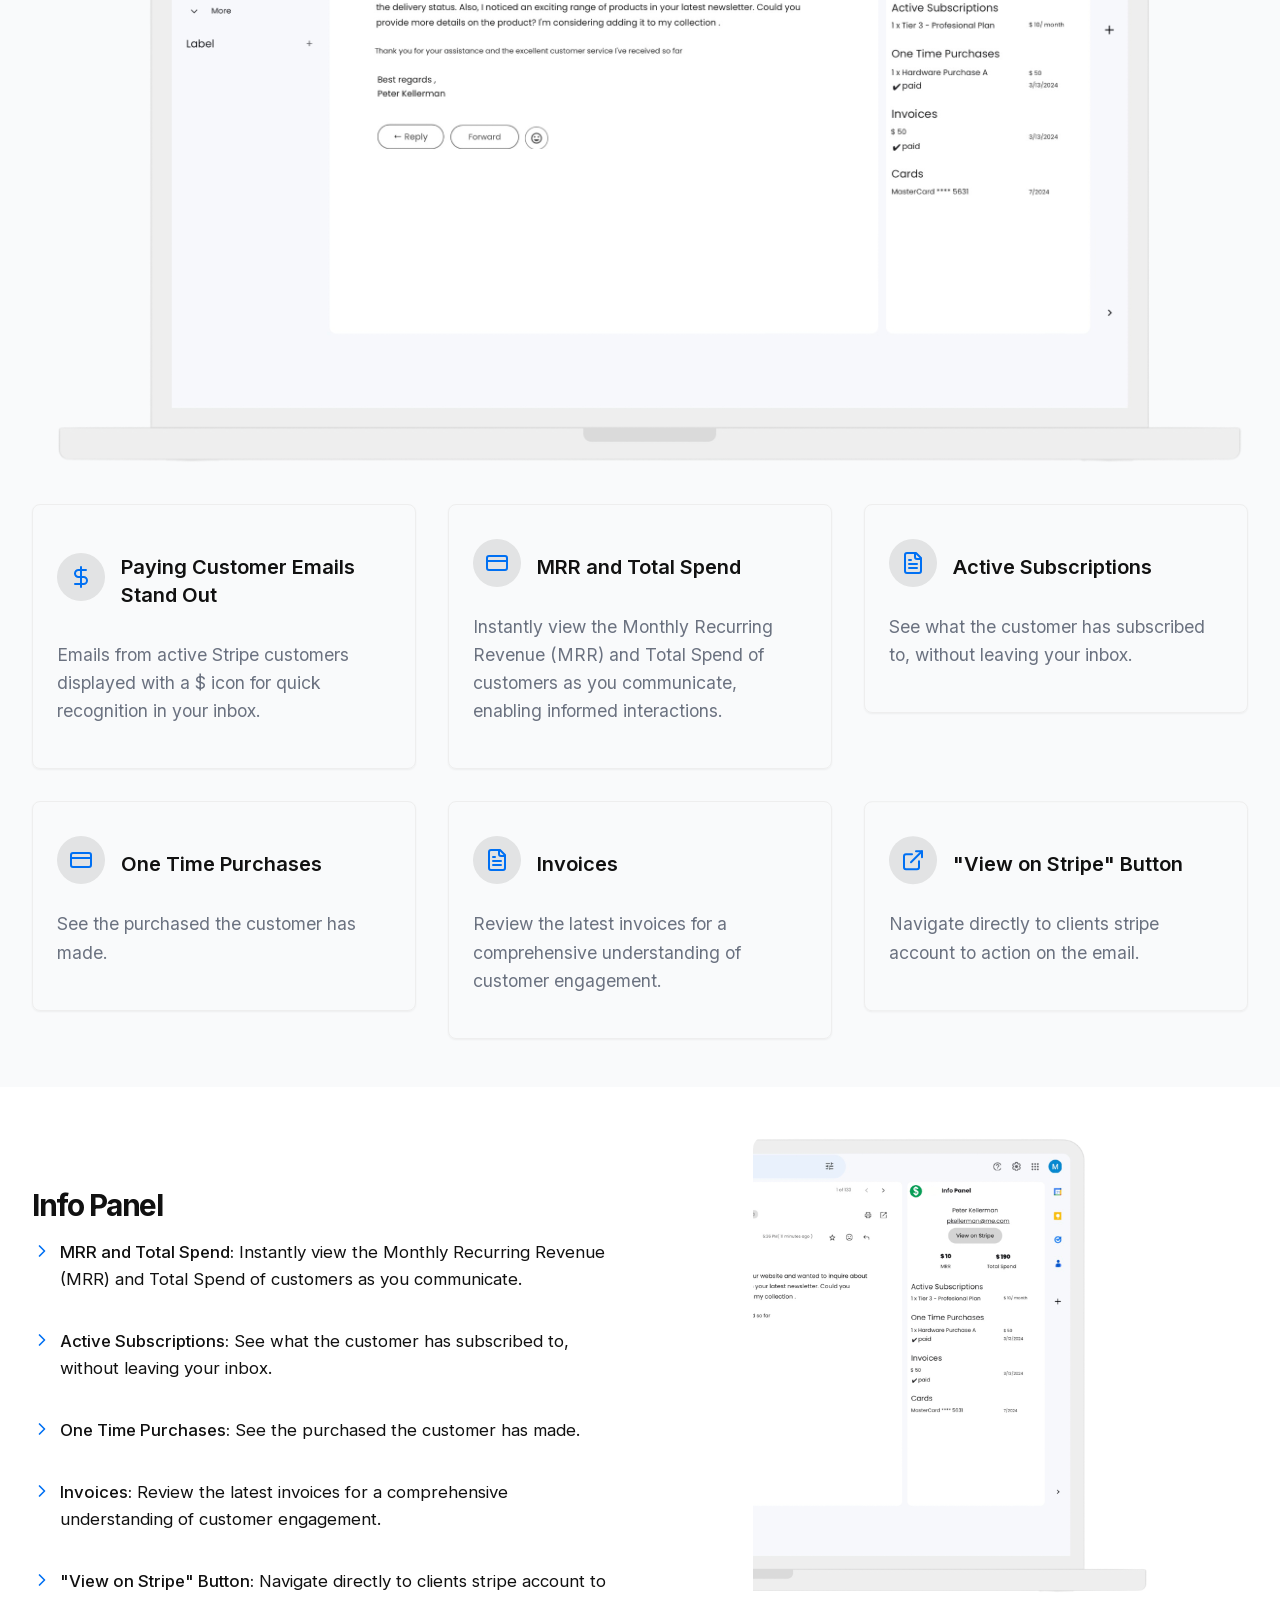
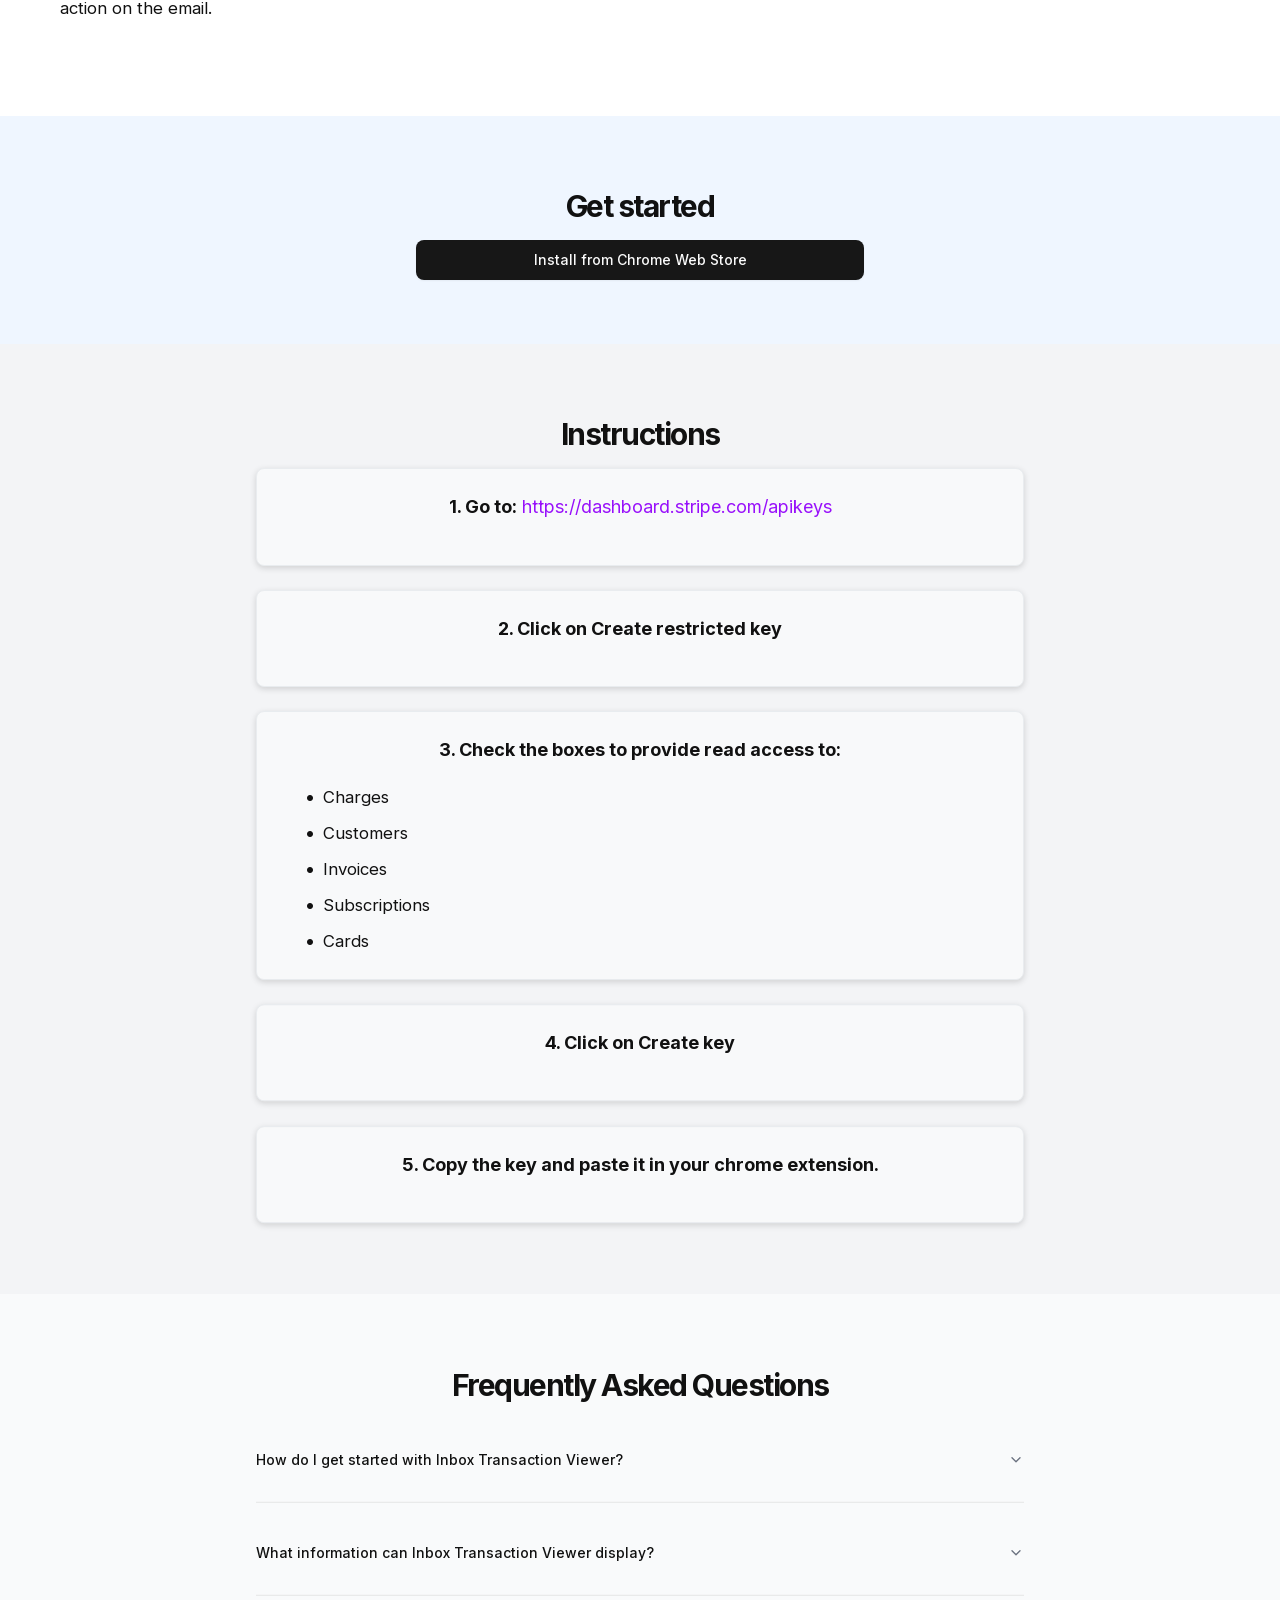
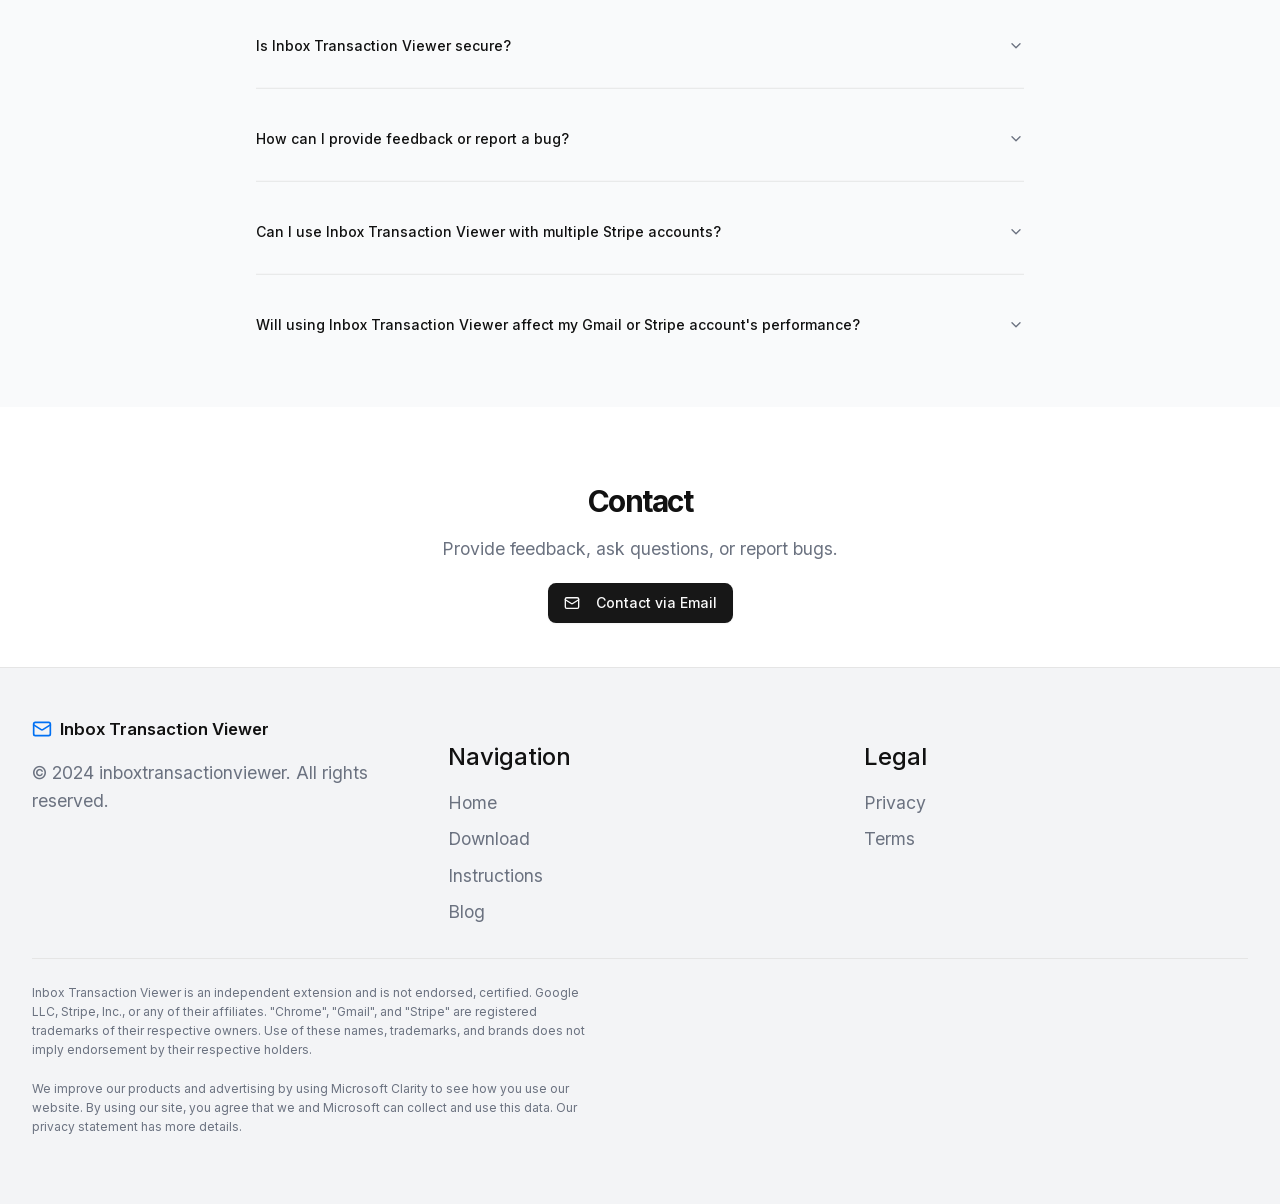
<file: inbox-transaction-viewer/index.html>
<!DOCTYPE html><html lang="en"><head><meta charSet="utf-8"/><meta name="viewport" content="width=device-width, initial-scale=1"/><link rel="preload" href="/inbox-transaction-viewer/_next/static/media/e4af272ccee01ff0-s.p.woff2" as="font" crossorigin="" type="font/woff2"/><link rel="preload" as="image" href="/inbox-transaction-viewer/assets/images/image01.png"/><link rel="preload" as="image" href="/inbox-transaction-viewer/assets/images/image05.png"/><link rel="preload" as="image" href="/inbox-transaction-viewer/assets/images/image06.png"/><link rel="preload" as="image" href="/inbox-transaction-viewer/assets/images/image04.png"/><link rel="stylesheet" href="/inbox-transaction-viewer/_next/static/css/424b1697a7e88cb5.css" data-precedence="next"/><link rel="preload" as="script" fetchPriority="low" href="/inbox-transaction-viewer/_next/static/chunks/webpack-598a46ca55271ab0.js"/><script src="/inbox-transaction-viewer/_next/static/chunks/03d98117-a367c9f063e8e80e.js" async=""></script><script src="/inbox-transaction-viewer/_next/static/chunks/334-56c13f7c68e62901.js" async=""></script><script src="/inbox-transaction-viewer/_next/static/chunks/main-app-8c2ddc4d3793aa0e.js" async=""></script><script src="/inbox-transaction-viewer/_next/static/chunks/app/layout-a2f8648fe1aba064.js" async=""></script><script src="/inbox-transaction-viewer/_next/static/chunks/226-55c731de000582e7.js" async=""></script><script src="/inbox-transaction-viewer/_next/static/chunks/389-524c430137b1ad22.js" async=""></script><script src="/inbox-transaction-viewer/_next/static/chunks/app/page-2ff5077dc5a53e1a.js" async=""></script><link rel="preload" href="https://www.googletagmanager.com/gtag/js?id=G-8CDC4BNWDF" as="script"/><meta name="next-size-adjust" content=""/><link rel="icon" href="/inbox-transaction-viewer/favicon.ico" sizes="any"/><link rel="icon" type="image/svg+xml" href="/inbox-transaction-viewer/mail-icon.svg"/><link rel="apple-touch-icon" href="/inbox-transaction-viewer/mail-icon-large.svg"/><title>Inbox Transaction Viewer | See Stripe Customers in Gmail</title><meta name="description" content="A Chrome extension that shows $ icons next to emails from customers who have paid you money via Stripe, helping you identify and prioritize important emails from paying customers."/><meta name="author" content="Inbox Transaction Viewer Team"/><link rel="manifest" href="/inbox-transaction-viewer/site.webmanifest"/><meta name="keywords" content="gmail extension,stripe integration,customer service,email productivity,transaction viewer"/><meta name="creator" content="Inbox Transaction Viewer"/><meta name="publisher" content="Inbox Transaction Viewer"/><meta name="robots" content="index, follow"/><link rel="canonical" href="https://ipekai.com/inbox-transaction-viewer/"/><meta property="og:title" content="Inbox Transaction Viewer | See Stripe Customers in Gmail"/><meta property="og:description" content="Identify your paying Stripe customers directly in Gmail. Improve customer service and prioritize important emails."/><meta property="og:url" content="https://ipekai.com/inbox-transaction-viewer/"/><meta property="og:site_name" content="Inbox Transaction Viewer"/><meta property="og:image:alt" content="Inbox Transaction Viewer - See Stripe Customers in Gmail"/><meta property="og:image:type" content="image/png"/><meta property="og:image" content="https://ipekai.com/inbox-transaction-viewer/opengraph-image?aaa53a531ebee74e"/><meta property="og:image:width" content="1200"/><meta property="og:image:height" content="630"/><meta property="og:type" content="website"/><meta name="twitter:card" content="summary_large_image"/><meta name="twitter:title" content="Inbox Transaction Viewer | See Stripe Customers in Gmail"/><meta name="twitter:description" content="Identify your paying Stripe customers directly in Gmail. Improve customer service and prioritize important emails."/><meta name="twitter:image" content="https://ipekai.com/inbox-transaction-viewer/og-image.png"/><link rel="icon" href="/inbox-transaction-viewer/favicon.ico" type="image/x-icon" sizes="16x16"/><script>(self.__next_s=self.__next_s||[]).push([0,{"children":"\n            (function() {\n              // Add preconnect for Google Fonts\n              var link = document.createElement('link');\n              link.rel = 'preconnect';\n              link.href = 'https://fonts.googleapis.com';\n              document.head.appendChild(link);\n              \n              var link2 = document.createElement('link');\n              link2.rel = 'preconnect';\n              link2.href = 'https://fonts.gstatic.com';\n              link2.crossOrigin = 'anonymous';\n              document.head.appendChild(link2);\n              \n              // Add critical CSS inline\n              var style = document.createElement('style');\n              style.innerHTML = `\n                body {\n                  font-family: 'Inter', -apple-system, BlinkMacSystemFont, 'Segoe UI', Roboto, Oxygen, Ubuntu, Cantarell, 'Open Sans', 'Helvetica Neue', sans-serif;\n                  margin: 0;\n                  padding: 0;\n                  color: #111;\n                  background-color: #fff;\n                  font-size: 1.05rem;\n                  line-height: 1.6;\n                }\n                \n                .transparent-container {\n                  background-color: rgba(255, 255, 255, 0.8);\n                  backdrop-filter: blur(10px);\n                  -webkit-backdrop-filter: blur(10px);\n                  border: 1px solid rgba(255, 255, 255, 0.2);\n                }\n                \n                .transparent-image {\n                  max-width: 100%;\n                  height: auto;\n                  display: block;\n                }\n                \n                [class*=\"rounded-xl\"], [class*=\"rounded-lg\"] {\n                  overflow: hidden;\n                }\n                \n                img {\n                  max-width: 100%;\n                  height: auto;\n                }\n                \n                .container {\n                  width: 100%;\n                  max-width: 1400px;\n                  margin: 0 auto;\n                  padding: 0 2rem;\n                }\n                \n                header {\n                  position: sticky;\n                  top: 0;\n                  z-index: 50;\n                  width: 100%;\n                  border-bottom: 1px solid #eee;\n                  background-color: rgba(255, 255, 255, 0.95);\n                  backdrop-filter: blur(10px);\n                  -webkit-backdrop-filter: blur(10px);\n                }\n                \n                .flex { display: flex; }\n                .items-center { align-items: center; }\n                .justify-between { justify-content: space-between; }\n                .justify-center { justify-content: center; }\n                .gap-2 { gap: 0.5rem; }\n                .gap-4 { gap: 1rem; }\n                .gap-6 { gap: 1.5rem; }\n                .text-3xl { font-size: 1.875rem; line-height: 2.25rem; }\n                .font-bold { font-weight: 700; }\n                .py-12 { padding-top: 3rem; padding-bottom: 3rem; }\n                .py-20 { padding-top: 5rem; padding-bottom: 5rem; }\n                .grid { display: grid; }\n                .grid-cols-2 { grid-template-columns: repeat(2, minmax(0, 1fr)); }\n                .grid-cols-3 { grid-template-columns: repeat(3, minmax(0, 1fr)); }\n                .rounded-lg { border-radius: 0.5rem; }\n                .border { border: 1px solid #eee; }\n                .p-6 { padding: 1.5rem; }\n                .shadow-sm { box-shadow: 0 1px 2px 0 rgba(0, 0, 0, 0.05); }\n                .bg-background { background-color: #fff; }\n                .text-xl { font-size: 1.25rem; line-height: 1.75rem; }\n                .font-semibold { font-weight: 600; }\n                .text-primary { color: #0070f3; }\n                .text-muted-foreground { color: #6b7280; }\n                \n                @media (max-width: 768px) {\n                  .grid-cols-2, .grid-cols-3 {\n                    grid-template-columns: 1fr;\n                  }\n                }\n              `;\n              document.head.appendChild(style);\n              \n              // Force reload CSS if it's not applied correctly\n              setTimeout(function() {\n                var links = document.querySelectorAll('link[rel=\"stylesheet\"]');\n                links.forEach(function(link) {\n                  var href = link.getAttribute('href');\n                  if (href) {\n                    link.setAttribute('href', href + '?t=' + new Date().getTime());\n                  }\n                });\n              }, 500);\n            })();\n          ","id":"fix-styles"}])</script><script src="/inbox-transaction-viewer/_next/static/chunks/polyfills-42372ed130431b0a.js" noModule=""></script></head><body class="__className_fd5a2e"><script type="application/ld+json">{"@context":"https://schema.org","@type":"SoftwareApplication","name":"Inbox Transaction Viewer","applicationCategory":"BusinessApplication","operatingSystem":"Chrome","offers":{"@type":"Offer","price":"0","priceCurrency":"USD"},"description":"A Chrome extension that shows $ icons next to emails from customers who have paid you money via Stripe.","aggregateRating":{"@type":"AggregateRating","ratingValue":"4.8","ratingCount":"124"}}</script><div class="flex min-h-screen flex-col"><header class="sticky top-0 z-50 w-full border-b border-border/40 bg-background/95 backdrop-blur supports-[backdrop-filter]:bg-background/60"><div class="container flex h-16 items-center justify-between max-w-7xl mx-auto px-4 md:px-6"><div class="flex items-center gap-2 font-semibold"><svg xmlns="http://www.w3.org/2000/svg" width="24" height="24" viewBox="0 0 24 24" fill="none" stroke="currentColor" stroke-width="2" stroke-linecap="round" stroke-linejoin="round" class="lucide lucide-mail h-5 w-5 text-primary"><rect width="20" height="16" x="2" y="4" rx="2"></rect><path d="m22 7-8.97 5.7a1.94 1.94 0 0 1-2.06 0L2 7"></path></svg><span>Inbox Transaction Viewer</span></div><nav class="hidden md:flex gap-6"><a class="text-sm font-medium hover:text-primary" href="#">Home</a><a class="text-sm font-medium hover:text-primary" href="#download">Download</a><a class="text-sm font-medium hover:text-primary" href="#instructions">Instructions</a><a class="text-sm font-medium hover:text-primary" href="#faq">FAQ</a><a class="text-sm font-medium hover:text-primary" href="#contact">Contact</a><a class="text-sm font-medium hover:text-primary" href="/inbox-transaction-viewer/blog/">Blog</a><a class="text-sm font-medium hover:text-primary" href="/inbox-transaction-viewer/privacy/">Privacy</a></nav><a data-slot="button" class="inline-flex items-center justify-center gap-2 whitespace-nowrap rounded-md text-sm font-medium transition-[color,box-shadow] disabled:pointer-events-none disabled:opacity-50 [&amp;_svg]:pointer-events-none [&amp;_svg:not([class*=&#x27;size-&#x27;])]:size-4 shrink-0 [&amp;_svg]:shrink-0 outline-none focus-visible:border-ring focus-visible:ring-ring/50 focus-visible:ring-[3px] aria-invalid:ring-destructive/20 dark:aria-invalid:ring-destructive/40 aria-invalid:border-destructive bg-primary text-primary-foreground shadow-xs hover:bg-primary/90 h-9 px-4 py-2 has-[&gt;svg]:px-3" href="https://chromewebstore.google.com/detail/inboxtransactionviewer/mailfnnagpmjbhpajaccjnhecaccceak?hl=en&amp;authuser=0">Add to Chrome</a></div></header><main class="flex-1"><section class="py-20 md:py-28 bg-gradient-to-b from-blue-50 to-white w-full"><div class="container px-4 md:px-6 max-w-7xl mx-auto"><div class="grid gap-6 lg:grid-cols-2 lg:gap-12 items-center"><div class="" style="opacity:0;transform:translateX(-100px)"><div class="flex flex-col justify-center space-y-4"><div class="space-y-2"><h1 class="text-3xl font-bold tracking-tighter sm:text-4xl md:text-5xl">Inbox Transaction Viewer</h1><p class="text-muted-foreground md:text-xl">A Chrome extension that displays your Stripe customer information beside their emails in Gmail.*</p></div><div class="flex flex-col gap-2 min-[400px]:flex-row"><a data-slot="button" class="inline-flex items-center justify-center gap-2 whitespace-nowrap text-sm font-medium transition-[color,box-shadow] disabled:pointer-events-none disabled:opacity-50 [&amp;_svg]:pointer-events-none [&amp;_svg:not([class*=&#x27;size-&#x27;])]:size-4 shrink-0 [&amp;_svg]:shrink-0 outline-none focus-visible:border-ring focus-visible:ring-ring/50 focus-visible:ring-[3px] aria-invalid:ring-destructive/20 dark:aria-invalid:ring-destructive/40 aria-invalid:border-destructive bg-primary text-primary-foreground shadow-xs hover:bg-primary/90 h-10 rounded-md px-6 has-[&gt;svg]:px-4" href="https://chromewebstore.google.com/detail/inboxtransactionviewer/mailfnnagpmjbhpajaccjnhecaccceak?hl=en&amp;authuser=0">Add to Chrome</a><a data-slot="button" class="inline-flex items-center justify-center gap-2 whitespace-nowrap text-sm font-medium transition-[color,box-shadow] disabled:pointer-events-none disabled:opacity-50 [&amp;_svg]:pointer-events-none [&amp;_svg:not([class*=&#x27;size-&#x27;])]:size-4 shrink-0 [&amp;_svg]:shrink-0 outline-none focus-visible:border-ring focus-visible:ring-ring/50 focus-visible:ring-[3px] aria-invalid:ring-destructive/20 dark:aria-invalid:ring-destructive/40 aria-invalid:border-destructive border border-input bg-background shadow-xs hover:bg-accent hover:text-accent-foreground h-10 rounded-md px-6 has-[&gt;svg]:px-4" href="#welcome">Learn More</a></div><p class="text-xs text-muted-foreground" style="font-size:0.75rem">* Independently developed and not affiliated with or endorsed by Stripe©, Inc. Uses official Stripe API&#x27;s.</p></div></div><div class="" style="opacity:0;transform:translateX(100px)"><div class="flex justify-center lg:justify-end"><div class="relative w-full max-w-full lg:max-w-[800px] overflow-hidden rounded-xl transparent-container"><img src="/inbox-transaction-viewer/assets/images/image01.png" alt="Inbox Transaction Viewer in Gmail" class="w-full h-auto transparent-image" style="object-fit:contain"/></div></div></div></div></div></section><section id="welcome" class="py-12 md:py-16 bg-background w-full"><div class="container px-4 md:px-6 text-center max-w-7xl mx-auto"><div class="" style="opacity:0;transform:translateY(100px)"><h2 class="text-3xl font-bold tracking-tighter mb-4">Welcome to Inbox Transaction Viewer</h2><p class="text-muted-foreground md:text-lg max-w-3xl mx-auto">Streamline your Gmail with Inbox Transaction Viewer, a Chrome extension that integrates Stripe data for quick visibility to customer lifetime value, subscription details, recent transactions, and direct dashboard navigation—all within your Gmail interface.</p><div class="flex justify-center mt-8"><img src="/inbox-transaction-viewer/assets/images/image05.png" alt="Stripe API Key Setup" class="max-w-full h-auto transparent-image" style="object-fit:contain"/></div></div></div></section><section class="py-12 md:py-16 bg-gray-50 w-full"><div class="container px-4 md:px-6 max-w-7xl mx-auto"><div class="text-center mb-8"><div class="" style="opacity:0;transform:translateY(100px)"><h2 class="text-3xl font-bold tracking-tighter mb-4">Key Features</h2><p class="text-muted-foreground md:text-lg max-w-3xl mx-auto">Our extension provides powerful features to enhance your Gmail experience with Stripe data.</p><div class="flex justify-center my-8"><img src="/inbox-transaction-viewer/assets/images/image06.png" alt="Inbox Transaction Viewer Features" class="w-full max-w-full transparent-image" style="object-fit:contain"/></div></div></div><div class="grid gap-8 md:grid-cols-2 lg:grid-cols-3" style="opacity:0"><div style="opacity:0;transform:translateY(20px)"><div class="bg-background rounded-lg border p-6 shadow-sm"><div class="flex items-center gap-4 mb-4"><div class="bg-primary/10 p-3 rounded-full"><svg xmlns="http://www.w3.org/2000/svg" width="24" height="24" viewBox="0 0 24 24" fill="none" stroke="currentColor" stroke-width="2" stroke-linecap="round" stroke-linejoin="round" class="lucide lucide-dollar-sign h-6 w-6 text-primary"><line x1="12" x2="12" y1="2" y2="22"></line><path d="M17 5H9.5a3.5 3.5 0 0 0 0 7h5a3.5 3.5 0 0 1 0 7H6"></path></svg></div><h3 class="text-xl font-semibold">Paying Customer Emails Stand Out</h3></div><p class="text-muted-foreground">Emails from active Stripe customers displayed with a $ icon for quick recognition in your inbox.</p></div></div><div style="opacity:0;transform:translateY(20px)"><div class="bg-background rounded-lg border p-6 shadow-sm"><div class="flex items-center gap-4 mb-4"><div class="bg-primary/10 p-3 rounded-full"><svg xmlns="http://www.w3.org/2000/svg" width="24" height="24" viewBox="0 0 24 24" fill="none" stroke="currentColor" stroke-width="2" stroke-linecap="round" stroke-linejoin="round" class="lucide lucide-credit-card h-6 w-6 text-primary"><rect width="20" height="14" x="2" y="5" rx="2"></rect><line x1="2" x2="22" y1="10" y2="10"></line></svg></div><h3 class="text-xl font-semibold">MRR and Total Spend</h3></div><p class="text-muted-foreground">Instantly view the Monthly Recurring Revenue (MRR) and Total Spend of customers as you communicate, enabling informed interactions.</p></div></div><div style="opacity:0;transform:translateY(20px)"><div class="bg-background rounded-lg border p-6 shadow-sm"><div class="flex items-center gap-4 mb-4"><div class="bg-primary/10 p-3 rounded-full"><svg xmlns="http://www.w3.org/2000/svg" width="24" height="24" viewBox="0 0 24 24" fill="none" stroke="currentColor" stroke-width="2" stroke-linecap="round" stroke-linejoin="round" class="lucide lucide-file-text h-6 w-6 text-primary"><path d="M15 2H6a2 2 0 0 0-2 2v16a2 2 0 0 0 2 2h12a2 2 0 0 0 2-2V7Z"></path><path d="M14 2v4a2 2 0 0 0 2 2h4"></path><path d="M10 9H8"></path><path d="M16 13H8"></path><path d="M16 17H8"></path></svg></div><h3 class="text-xl font-semibold">Active Subscriptions</h3></div><p class="text-muted-foreground">See what the customer has subscribed to, without leaving your inbox.</p></div></div><div style="opacity:0;transform:translateY(20px)"><div class="bg-background rounded-lg border p-6 shadow-sm"><div class="flex items-center gap-4 mb-4"><div class="bg-primary/10 p-3 rounded-full"><svg xmlns="http://www.w3.org/2000/svg" width="24" height="24" viewBox="0 0 24 24" fill="none" stroke="currentColor" stroke-width="2" stroke-linecap="round" stroke-linejoin="round" class="lucide lucide-credit-card h-6 w-6 text-primary"><rect width="20" height="14" x="2" y="5" rx="2"></rect><line x1="2" x2="22" y1="10" y2="10"></line></svg></div><h3 class="text-xl font-semibold">One Time Purchases</h3></div><p class="text-muted-foreground">See the purchased the customer has made.</p></div></div><div style="opacity:0;transform:translateY(20px)"><div class="bg-background rounded-lg border p-6 shadow-sm"><div class="flex items-center gap-4 mb-4"><div class="bg-primary/10 p-3 rounded-full"><svg xmlns="http://www.w3.org/2000/svg" width="24" height="24" viewBox="0 0 24 24" fill="none" stroke="currentColor" stroke-width="2" stroke-linecap="round" stroke-linejoin="round" class="lucide lucide-file-text h-6 w-6 text-primary"><path d="M15 2H6a2 2 0 0 0-2 2v16a2 2 0 0 0 2 2h12a2 2 0 0 0 2-2V7Z"></path><path d="M14 2v4a2 2 0 0 0 2 2h4"></path><path d="M10 9H8"></path><path d="M16 13H8"></path><path d="M16 17H8"></path></svg></div><h3 class="text-xl font-semibold">Invoices</h3></div><p class="text-muted-foreground">Review the latest invoices for a comprehensive understanding of customer engagement.</p></div></div><div style="opacity:0;transform:translateY(20px)"><div class="bg-background rounded-lg border p-6 shadow-sm"><div class="flex items-center gap-4 mb-4"><div class="bg-primary/10 p-3 rounded-full"><svg xmlns="http://www.w3.org/2000/svg" width="24" height="24" viewBox="0 0 24 24" fill="none" stroke="currentColor" stroke-width="2" stroke-linecap="round" stroke-linejoin="round" class="lucide lucide-external-link h-6 w-6 text-primary"><path d="M15 3h6v6"></path><path d="M10 14 21 3"></path><path d="M18 13v6a2 2 0 0 1-2 2H5a2 2 0 0 1-2-2V8a2 2 0 0 1 2-2h6"></path></svg></div><h3 class="text-xl font-semibold">&quot;View on Stripe&quot; Button</h3></div><p class="text-muted-foreground">Navigate directly to clients stripe account to action on the email.</p></div></div></div></div></section><section class="py-12 md:py-16 bg-white w-full"><div class="container px-4 md:px-6 max-w-7xl mx-auto"><div class="grid gap-8 lg:grid-cols-2 items-center"><div class="" style="opacity:0;transform:translateX(-100px)"><div><h2 class="text-3xl font-bold tracking-tighter mb-4">Info Panel</h2><ul class="space-y-4"><li class="flex items-start gap-2"><svg xmlns="http://www.w3.org/2000/svg" width="24" height="24" viewBox="0 0 24 24" fill="none" stroke="currentColor" stroke-width="2" stroke-linecap="round" stroke-linejoin="round" class="lucide lucide-chevron-right h-5 w-5 text-primary mt-0.5 flex-shrink-0"><path d="m9 18 6-6-6-6"></path></svg><p><span class="font-medium">MRR and Total Spend:</span> Instantly view the Monthly Recurring Revenue (MRR) and Total Spend of customers as you communicate.</p></li><li class="flex items-start gap-2"><svg xmlns="http://www.w3.org/2000/svg" width="24" height="24" viewBox="0 0 24 24" fill="none" stroke="currentColor" stroke-width="2" stroke-linecap="round" stroke-linejoin="round" class="lucide lucide-chevron-right h-5 w-5 text-primary mt-0.5 flex-shrink-0"><path d="m9 18 6-6-6-6"></path></svg><p><span class="font-medium">Active Subscriptions:</span> See what the customer has subscribed to, without leaving your inbox.</p></li><li class="flex items-start gap-2"><svg xmlns="http://www.w3.org/2000/svg" width="24" height="24" viewBox="0 0 24 24" fill="none" stroke="currentColor" stroke-width="2" stroke-linecap="round" stroke-linejoin="round" class="lucide lucide-chevron-right h-5 w-5 text-primary mt-0.5 flex-shrink-0"><path d="m9 18 6-6-6-6"></path></svg><p><span class="font-medium">One Time Purchases:</span> See the purchased the customer has made.</p></li><li class="flex items-start gap-2"><svg xmlns="http://www.w3.org/2000/svg" width="24" height="24" viewBox="0 0 24 24" fill="none" stroke="currentColor" stroke-width="2" stroke-linecap="round" stroke-linejoin="round" class="lucide lucide-chevron-right h-5 w-5 text-primary mt-0.5 flex-shrink-0"><path d="m9 18 6-6-6-6"></path></svg><p><span class="font-medium">Invoices:</span> Review the latest invoices for a comprehensive understanding of customer engagement.</p></li><li class="flex items-start gap-2"><svg xmlns="http://www.w3.org/2000/svg" width="24" height="24" viewBox="0 0 24 24" fill="none" stroke="currentColor" stroke-width="2" stroke-linecap="round" stroke-linejoin="round" class="lucide lucide-chevron-right h-5 w-5 text-primary mt-0.5 flex-shrink-0"><path d="m9 18 6-6-6-6"></path></svg><p><span class="font-medium">&quot;View on Stripe&quot; Button:</span> Navigate directly to clients stripe account to action on the email.</p></li></ul></div></div><div class="" style="opacity:0;transform:translateX(100px)"><div class="flex justify-center"><div class="relative w-full max-w-[400px] aspect-[3/4] rounded-xl overflow-hidden transparent-container"><img src="/inbox-transaction-viewer/assets/images/image04.png" alt="Inbox Transaction Viewer Info Panel" class="w-full h-full transparent-image" style="object-fit:contain"/></div></div></div></div></div></section><section id="download" class="py-12 md:py-16 bg-blue-50 w-full scroll-mt-20"><div class="container px-4 md:px-6 text-center max-w-7xl mx-auto"><div class="" style="opacity:0;transform:translateY(100px)"><h2 class="text-3xl font-bold tracking-tighter mb-4">Get started</h2><div class="max-w-md mx-auto"><a data-slot="button" class="inline-flex items-center justify-center gap-2 whitespace-nowrap text-sm font-medium transition-[color,box-shadow] disabled:pointer-events-none disabled:opacity-50 [&amp;_svg]:pointer-events-none [&amp;_svg:not([class*=&#x27;size-&#x27;])]:size-4 shrink-0 [&amp;_svg]:shrink-0 outline-none focus-visible:border-ring focus-visible:ring-ring/50 focus-visible:ring-[3px] aria-invalid:ring-destructive/20 dark:aria-invalid:ring-destructive/40 aria-invalid:border-destructive bg-primary text-primary-foreground shadow-xs hover:bg-primary/90 h-10 rounded-md px-6 has-[&gt;svg]:px-4 w-full mb-4" href="https://chromewebstore.google.com/detail/inboxtransactionviewer/mailfnnagpmjbhpajaccjnhecaccceak?hl=en&amp;authuser=0">Install from Chrome Web Store</a></div></div></div></section><section id="instructions" class="py-12 md:py-16 bg-gray-100 w-full scroll-mt-20"><div class="container px-4 md:px-6 max-w-7xl mx-auto"><div class="text-center"><div class="" style="opacity:0;transform:translateY(100px)"><h2 class="text-3xl font-bold tracking-tighter mb-8 text-center">Instructions</h2></div><div class="max-w-3xl mx-auto space-y-6"><div class="" style="opacity:0"><div style="opacity:0;transform:translateY(20px)"><div class="instruction-box" style="background-color:#f8f9fa;border:1px solid #e9ecef;border-radius:0.5rem;padding:1.5rem;box-shadow:0 2px 6px rgba(0, 0, 0, 0.15);margin-bottom:1.5rem"><p class="text-lg"><span class="font-bold">1. Go to:</span> <a href="https://dashboard.stripe.com/apikeys" class="text-purple-600 hover:underline">https://dashboard.stripe.com/apikeys</a></p></div></div><div style="opacity:0;transform:translateY(20px)"><div class="instruction-box" style="background-color:#f8f9fa;border:1px solid #e9ecef;border-radius:0.5rem;padding:1.5rem;box-shadow:0 2px 6px rgba(0, 0, 0, 0.15);margin-bottom:1.5rem"><p class="text-lg"><span class="font-bold">2. Click on Create restricted key</span></p></div></div><div style="opacity:0;transform:translateY(20px)"><div class="instruction-box" style="background-color:#f8f9fa;border:1px solid #e9ecef;border-radius:0.5rem;padding:1.5rem;box-shadow:0 2px 6px rgba(0, 0, 0, 0.15);margin-bottom:1.5rem"><p class="text-lg"><span class="font-bold">3. Check the boxes to provide read access to:</span></p><ul class="mt-4 space-y-2 ml-6"><li class="flex items-center"><span class="mr-2 text-lg">•</span><span>Charges</span></li><li class="flex items-center"><span class="mr-2 text-lg">•</span><span>Customers</span></li><li class="flex items-center"><span class="mr-2 text-lg">•</span><span>Invoices</span></li><li class="flex items-center"><span class="mr-2 text-lg">•</span><span>Subscriptions</span></li><li class="flex items-center"><span class="mr-2 text-lg">•</span><span>Cards</span></li></ul></div></div><div style="opacity:0;transform:translateY(20px)"><div class="instruction-box" style="background-color:#f8f9fa;border:1px solid #e9ecef;border-radius:0.5rem;padding:1.5rem;box-shadow:0 2px 6px rgba(0, 0, 0, 0.15);margin-bottom:1.5rem"><p class="text-lg"><span class="font-bold">4. Click on Create key</span></p></div></div><div style="opacity:0;transform:translateY(20px)"><div class="instruction-box" style="background-color:#f8f9fa;border:1px solid #e9ecef;border-radius:0.5rem;padding:1.5rem;box-shadow:0 2px 6px rgba(0, 0, 0, 0.15);margin-bottom:1.5rem"><p class="text-lg"><span class="font-bold">5. Copy the key and paste it in your chrome extension.</span></p></div></div></div></div></div></div></section><section id="faq" class="py-12 md:py-16 bg-gray-50 w-full scroll-mt-20"><div class="container px-4 md:px-6 max-w-7xl mx-auto"><div class="" style="opacity:0;transform:translateY(100px)"><h2 class="text-3xl font-bold tracking-tighter mb-8 text-center">Frequently Asked Questions</h2></div><div class="max-w-3xl mx-auto"><div class="" style="opacity:0;transform:translateY(100px)"><div data-slot="accordion" class="w-full" data-orientation="vertical"><div data-state="closed" data-orientation="vertical" data-slot="accordion-item" class="border-b last:border-b-0"><h3 data-orientation="vertical" data-state="closed" class="flex"><button type="button" aria-controls="radix-«R9kuhtb»" aria-expanded="false" data-state="closed" data-orientation="vertical" id="radix-«R1kuhtb»" data-slot="accordion-trigger" class="focus-visible:border-ring focus-visible:ring-ring/50 flex flex-1 items-start justify-between gap-4 rounded-md py-4 text-left text-sm font-medium transition-all outline-none hover:underline focus-visible:ring-[3px] disabled:pointer-events-none disabled:opacity-50 [&amp;[data-state=open]&gt;svg]:rotate-180" data-radix-collection-item="">How do I get started with Inbox Transaction Viewer?<svg xmlns="http://www.w3.org/2000/svg" width="24" height="24" viewBox="0 0 24 24" fill="none" stroke="currentColor" stroke-width="2" stroke-linecap="round" stroke-linejoin="round" class="lucide lucide-chevron-down text-muted-foreground pointer-events-none size-4 shrink-0 translate-y-0.5 transition-transform duration-200"><path d="m6 9 6 6 6-6"></path></svg></button></h3><div data-state="closed" id="radix-«R9kuhtb»" hidden="" role="region" aria-labelledby="radix-«R1kuhtb»" data-orientation="vertical" data-slot="accordion-content" class="data-[state=closed]:animate-accordion-up data-[state=open]:animate-accordion-down overflow-hidden text-sm" style="--radix-accordion-content-height:var(--radix-collapsible-content-height);--radix-accordion-content-width:var(--radix-collapsible-content-width)"></div></div><div data-state="closed" data-orientation="vertical" data-slot="accordion-item" class="border-b last:border-b-0"><h3 data-orientation="vertical" data-state="closed" class="flex"><button type="button" aria-controls="radix-«Rakuhtb»" aria-expanded="false" data-state="closed" data-orientation="vertical" id="radix-«R2kuhtb»" data-slot="accordion-trigger" class="focus-visible:border-ring focus-visible:ring-ring/50 flex flex-1 items-start justify-between gap-4 rounded-md py-4 text-left text-sm font-medium transition-all outline-none hover:underline focus-visible:ring-[3px] disabled:pointer-events-none disabled:opacity-50 [&amp;[data-state=open]&gt;svg]:rotate-180" data-radix-collection-item="">What information can Inbox Transaction Viewer display?<svg xmlns="http://www.w3.org/2000/svg" width="24" height="24" viewBox="0 0 24 24" fill="none" stroke="currentColor" stroke-width="2" stroke-linecap="round" stroke-linejoin="round" class="lucide lucide-chevron-down text-muted-foreground pointer-events-none size-4 shrink-0 translate-y-0.5 transition-transform duration-200"><path d="m6 9 6 6 6-6"></path></svg></button></h3><div data-state="closed" id="radix-«Rakuhtb»" hidden="" role="region" aria-labelledby="radix-«R2kuhtb»" data-orientation="vertical" data-slot="accordion-content" class="data-[state=closed]:animate-accordion-up data-[state=open]:animate-accordion-down overflow-hidden text-sm" style="--radix-accordion-content-height:var(--radix-collapsible-content-height);--radix-accordion-content-width:var(--radix-collapsible-content-width)"></div></div><div data-state="closed" data-orientation="vertical" data-slot="accordion-item" class="border-b last:border-b-0"><h3 data-orientation="vertical" data-state="closed" class="flex"><button type="button" aria-controls="radix-«Rbkuhtb»" aria-expanded="false" data-state="closed" data-orientation="vertical" id="radix-«R3kuhtb»" data-slot="accordion-trigger" class="focus-visible:border-ring focus-visible:ring-ring/50 flex flex-1 items-start justify-between gap-4 rounded-md py-4 text-left text-sm font-medium transition-all outline-none hover:underline focus-visible:ring-[3px] disabled:pointer-events-none disabled:opacity-50 [&amp;[data-state=open]&gt;svg]:rotate-180" data-radix-collection-item="">Is Inbox Transaction Viewer secure?<svg xmlns="http://www.w3.org/2000/svg" width="24" height="24" viewBox="0 0 24 24" fill="none" stroke="currentColor" stroke-width="2" stroke-linecap="round" stroke-linejoin="round" class="lucide lucide-chevron-down text-muted-foreground pointer-events-none size-4 shrink-0 translate-y-0.5 transition-transform duration-200"><path d="m6 9 6 6 6-6"></path></svg></button></h3><div data-state="closed" id="radix-«Rbkuhtb»" hidden="" role="region" aria-labelledby="radix-«R3kuhtb»" data-orientation="vertical" data-slot="accordion-content" class="data-[state=closed]:animate-accordion-up data-[state=open]:animate-accordion-down overflow-hidden text-sm" style="--radix-accordion-content-height:var(--radix-collapsible-content-height);--radix-accordion-content-width:var(--radix-collapsible-content-width)"></div></div><div data-state="closed" data-orientation="vertical" data-slot="accordion-item" class="border-b last:border-b-0"><h3 data-orientation="vertical" data-state="closed" class="flex"><button type="button" aria-controls="radix-«Rckuhtb»" aria-expanded="false" data-state="closed" data-orientation="vertical" id="radix-«R4kuhtb»" data-slot="accordion-trigger" class="focus-visible:border-ring focus-visible:ring-ring/50 flex flex-1 items-start justify-between gap-4 rounded-md py-4 text-left text-sm font-medium transition-all outline-none hover:underline focus-visible:ring-[3px] disabled:pointer-events-none disabled:opacity-50 [&amp;[data-state=open]&gt;svg]:rotate-180" data-radix-collection-item="">How can I provide feedback or report a bug?<svg xmlns="http://www.w3.org/2000/svg" width="24" height="24" viewBox="0 0 24 24" fill="none" stroke="currentColor" stroke-width="2" stroke-linecap="round" stroke-linejoin="round" class="lucide lucide-chevron-down text-muted-foreground pointer-events-none size-4 shrink-0 translate-y-0.5 transition-transform duration-200"><path d="m6 9 6 6 6-6"></path></svg></button></h3><div data-state="closed" id="radix-«Rckuhtb»" hidden="" role="region" aria-labelledby="radix-«R4kuhtb»" data-orientation="vertical" data-slot="accordion-content" class="data-[state=closed]:animate-accordion-up data-[state=open]:animate-accordion-down overflow-hidden text-sm" style="--radix-accordion-content-height:var(--radix-collapsible-content-height);--radix-accordion-content-width:var(--radix-collapsible-content-width)"></div></div><div data-state="closed" data-orientation="vertical" data-slot="accordion-item" class="border-b last:border-b-0"><h3 data-orientation="vertical" data-state="closed" class="flex"><button type="button" aria-controls="radix-«Rdkuhtb»" aria-expanded="false" data-state="closed" data-orientation="vertical" id="radix-«R5kuhtb»" data-slot="accordion-trigger" class="focus-visible:border-ring focus-visible:ring-ring/50 flex flex-1 items-start justify-between gap-4 rounded-md py-4 text-left text-sm font-medium transition-all outline-none hover:underline focus-visible:ring-[3px] disabled:pointer-events-none disabled:opacity-50 [&amp;[data-state=open]&gt;svg]:rotate-180" data-radix-collection-item="">Can I use Inbox Transaction Viewer with multiple Stripe accounts?<svg xmlns="http://www.w3.org/2000/svg" width="24" height="24" viewBox="0 0 24 24" fill="none" stroke="currentColor" stroke-width="2" stroke-linecap="round" stroke-linejoin="round" class="lucide lucide-chevron-down text-muted-foreground pointer-events-none size-4 shrink-0 translate-y-0.5 transition-transform duration-200"><path d="m6 9 6 6 6-6"></path></svg></button></h3><div data-state="closed" id="radix-«Rdkuhtb»" hidden="" role="region" aria-labelledby="radix-«R5kuhtb»" data-orientation="vertical" data-slot="accordion-content" class="data-[state=closed]:animate-accordion-up data-[state=open]:animate-accordion-down overflow-hidden text-sm" style="--radix-accordion-content-height:var(--radix-collapsible-content-height);--radix-accordion-content-width:var(--radix-collapsible-content-width)"></div></div><div data-state="closed" data-orientation="vertical" data-slot="accordion-item" class="border-b last:border-b-0"><h3 data-orientation="vertical" data-state="closed" class="flex"><button type="button" aria-controls="radix-«Rekuhtb»" aria-expanded="false" data-state="closed" data-orientation="vertical" id="radix-«R6kuhtb»" data-slot="accordion-trigger" class="focus-visible:border-ring focus-visible:ring-ring/50 flex flex-1 items-start justify-between gap-4 rounded-md py-4 text-left text-sm font-medium transition-all outline-none hover:underline focus-visible:ring-[3px] disabled:pointer-events-none disabled:opacity-50 [&amp;[data-state=open]&gt;svg]:rotate-180" data-radix-collection-item="">Will using Inbox Transaction Viewer affect my Gmail or Stripe account&#x27;s performance?<svg xmlns="http://www.w3.org/2000/svg" width="24" height="24" viewBox="0 0 24 24" fill="none" stroke="currentColor" stroke-width="2" stroke-linecap="round" stroke-linejoin="round" class="lucide lucide-chevron-down text-muted-foreground pointer-events-none size-4 shrink-0 translate-y-0.5 transition-transform duration-200"><path d="m6 9 6 6 6-6"></path></svg></button></h3><div data-state="closed" id="radix-«Rekuhtb»" hidden="" role="region" aria-labelledby="radix-«R6kuhtb»" data-orientation="vertical" data-slot="accordion-content" class="data-[state=closed]:animate-accordion-up data-[state=open]:animate-accordion-down overflow-hidden text-sm" style="--radix-accordion-content-height:var(--radix-collapsible-content-height);--radix-accordion-content-width:var(--radix-collapsible-content-width)"></div></div></div></div></div></div></section><section id="contact" class="py-12 md:py-16 bg-white w-full scroll-mt-20"><div class="container px-4 md:px-6 max-w-7xl mx-auto"><div class="" style="opacity:0;transform:translateY(100px)"><h2 class="text-3xl font-bold tracking-tighter mb-8 text-center">Contact</h2><p class="text-center text-muted-foreground mb-8 max-w-3xl mx-auto">Provide feedback, ask questions, or report bugs.</p><div class="flex justify-center"><a data-slot="button" class="inline-flex items-center justify-center gap-2 whitespace-nowrap text-sm font-medium transition-[color,box-shadow] disabled:pointer-events-none disabled:opacity-50 [&amp;_svg]:pointer-events-none [&amp;_svg:not([class*=&#x27;size-&#x27;])]:size-4 shrink-0 [&amp;_svg]:shrink-0 outline-none focus-visible:border-ring focus-visible:ring-ring/50 focus-visible:ring-[3px] aria-invalid:ring-destructive/20 dark:aria-invalid:ring-destructive/40 aria-invalid:border-destructive bg-primary text-primary-foreground shadow-xs hover:bg-primary/90 h-10 rounded-md has-[&gt;svg]:px-4 px-8" href="mailto:info@inboxtransactionviewer.com?subject=Inbox Transaction Viewer Inquiry"><svg xmlns="http://www.w3.org/2000/svg" width="24" height="24" viewBox="0 0 24 24" fill="none" stroke="currentColor" stroke-width="2" stroke-linecap="round" stroke-linejoin="round" class="lucide lucide-mail mr-2 h-5 w-5"><rect width="20" height="16" x="2" y="4" rx="2"></rect><path d="m22 7-8.97 5.7a1.94 1.94 0 0 1-2.06 0L2 7"></path></svg>Contact via Email</a></div></div></div></section></main><footer class="border-t py-12 md:py-16 bg-gray-100 w-full"><div class="container max-w-7xl mx-auto px-4 md:px-6"><div class="grid grid-cols-1 md:grid-cols-3 gap-8 mb-8"><div><div class="flex items-center gap-2 font-semibold mb-4"><svg xmlns="http://www.w3.org/2000/svg" width="24" height="24" viewBox="0 0 24 24" fill="none" stroke="currentColor" stroke-width="2" stroke-linecap="round" stroke-linejoin="round" class="lucide lucide-mail h-5 w-5 text-primary"><rect width="20" height="16" x="2" y="4" rx="2"></rect><path d="m22 7-8.97 5.7a1.94 1.94 0 0 1-2.06 0L2 7"></path></svg><span>Inbox Transaction Viewer</span></div><p class="text-sm text-muted-foreground">© 2024 inboxtransactionviewer. All rights reserved.</p></div><div><h3 class="font-medium mb-4">Navigation</h3><ul class="space-y-2"><li><a class="text-sm text-muted-foreground hover:text-primary" href="#">Home</a></li><li><a class="text-sm text-muted-foreground hover:text-primary" href="#download">Download</a></li><li><a class="text-sm text-muted-foreground hover:text-primary" href="#instructions">Instructions</a></li><li><a class="text-sm text-muted-foreground hover:text-primary" href="/inbox-transaction-viewer/blog/">Blog</a></li></ul></div><div><h3 class="font-medium mb-4">Legal</h3><ul class="space-y-2"><li><a class="text-sm text-muted-foreground hover:text-primary" href="/inbox-transaction-viewer/privacy/">Privacy</a></li><li><a class="text-sm text-muted-foreground hover:text-primary" href="#">Terms</a></li></ul></div></div><div class="border-t pt-6"><p class="text-xs text-muted-foreground mb-3" style="font-size:0.75rem">Inbox Transaction Viewer is an independent extension and is not endorsed, certified. Google LLC, Stripe, Inc., or any of their affiliates. &quot;Chrome&quot;, &quot;Gmail&quot;, and &quot;Stripe&quot; are registered trademarks of their respective owners. Use of these names, trademarks, and brands does not imply endorsement by their respective holders.</p><p class="text-xs text-muted-foreground" style="font-size:0.75rem">We improve our products and advertising by using Microsoft Clarity to see how you use our website. By using our site, you agree that we and Microsoft can collect and use this data. Our privacy statement has more details.</p></div></div></footer></div><script src="/inbox-transaction-viewer/_next/static/chunks/webpack-598a46ca55271ab0.js" async=""></script><script>(self.__next_f=self.__next_f||[]).push([0])</script><script>self.__next_f.push([1,"1:\"$Sreact.fragment\"\n2:I[3507,[\"177\",\"static/chunks/app/layout-a2f8648fe1aba064.js\"],\"\"]\n4:I[747,[],\"\"]\n5:I[2023,[],\"\"]\n6:I[8226,[\"226\",\"static/chunks/226-55c731de000582e7.js\",\"389\",\"static/chunks/389-524c430137b1ad22.js\",\"974\",\"static/chunks/app/page-2ff5077dc5a53e1a.js\"],\"\"]\n7:I[8050,[\"226\",\"static/chunks/226-55c731de000582e7.js\",\"389\",\"static/chunks/389-524c430137b1ad22.js\",\"974\",\"static/chunks/app/page-2ff5077dc5a53e1a.js\"],\"ScrollAnimation\"]\n8:I[199,[\"226\",\"static/chunks/226-55c731de000582e7.js\",\"389\",\"static/chunks/389-524c430137b1ad22.js\",\"974\",\"static/chunks/app/page-2ff5077dc5a53e1a.js\"],\"StaggeredAnimation\"]\n9:I[3103,[\"226\",\"static/chunks/226-55c731de000582e7.js\",\"389\",\"static/chunks/389-524c430137b1ad22.js\",\"974\",\"static/chunks/app/page-2ff5077dc5a53e1a.js\"],\"Accordion\"]\na:I[3103,[\"226\",\"static/chunks/226-55c731de000582e7.js\",\"389\",\"static/chunks/389-524c430137b1ad22.js\",\"974\",\"static/chunks/app/page-2ff5077dc5a53e1a.js\"],\"AccordionItem\"]\nb:I[3103,[\"226\",\"static/chunks/226-55c731de000582e7.js\",\"389\",\"static/chunks/389-524c430137b1ad22.js\",\"974\",\"static/chunks/app/page-2ff5077dc5a53e1a.js\"],\"AccordionTrigger\"]\nc:I[3103,[\"226\",\"static/chunks/226-55c731de000582e7.js\",\"389\",\"static/chunks/389-524c430137b1ad22.js\",\"974\",\"static/chunks/app/page-2ff5077dc5a53e1a.js\"],\"AccordionContent\"]\nd:I[2249,[],\"OutletBoundary\"]\n10:I[2249,[],\"ViewportBoundary\"]\n12:I[2249,[],\"MetadataBoundary\"]\n14:I[9614,[],\"\"]\n:HL[\"/inbox-transaction-viewer/_next/static/media/e4af272ccee01ff0-s.p.woff2\",\"font\",{\"crossOrigin\":\"\",\"type\":\"font/woff2\"}]\n:HL[\"/inbox-transaction-viewer/_next/static/css/424b1697a7e88cb5.css\",\"style\"]\n3:T11be,"])</script><script>self.__next_f.push([1,"\n            (function() {\n              // Add preconnect for Google Fonts\n              var link = document.createElement('link');\n              link.rel = 'preconnect';\n              link.href = 'https://fonts.googleapis.com';\n              document.head.appendChild(link);\n              \n              var link2 = document.createElement('link');\n              link2.rel = 'preconnect';\n              link2.href = 'https://fonts.gstatic.com';\n              link2.crossOrigin = 'anonymous';\n              document.head.appendChild(link2);\n              \n              // Add critical CSS inline\n              var style = document.createElement('style');\n              style.innerHTML = `\n                body {\n                  font-family: 'Inter', -apple-system, BlinkMacSystemFont, 'Segoe UI', Roboto, Oxygen, Ubuntu, Cantarell, 'Open Sans', 'Helvetica Neue', sans-serif;\n                  margin: 0;\n                  padding: 0;\n                  color: #111;\n                  background-color: #fff;\n                  font-size: 1.05rem;\n                  line-height: 1.6;\n                }\n                \n                .transparent-container {\n                  background-color: rgba(255, 255, 255, 0.8);\n                  backdrop-filter: blur(10px);\n                  -webkit-backdrop-filter: blur(10px);\n                  border: 1px solid rgba(255, 255, 255, 0.2);\n                }\n                \n                .transparent-image {\n                  max-width: 100%;\n                  height: auto;\n                  display: block;\n                }\n                \n                [class*=\"rounded-xl\"], [class*=\"rounded-lg\"] {\n                  overflow: hidden;\n                }\n                \n                img {\n                  max-width: 100%;\n                  height: auto;\n                }\n                \n                .container {\n                  width: 100%;\n                  max-width: 1400px;\n                  margin: 0 auto;\n                  padding: 0 2rem;\n                }\n                \n                header {\n                  position: sticky;\n                  top: 0;\n                  z-index: 50;\n                  width: 100%;\n                  border-bottom: 1px solid #eee;\n                  background-color: rgba(255, 255, 255, 0.95);\n                  backdrop-filter: blur(10px);\n                  -webkit-backdrop-filter: blur(10px);\n                }\n                \n                .flex { display: flex; }\n                .items-center { align-items: center; }\n                .justify-between { justify-content: space-between; }\n                .justify-center { justify-content: center; }\n                .gap-2 { gap: 0.5rem; }\n                .gap-4 { gap: 1rem; }\n                .gap-6 { gap: 1.5rem; }\n                .text-3xl { font-size: 1.875rem; line-height: 2.25rem; }\n                .font-bold { font-weight: 700; }\n                .py-12 { padding-top: 3rem; padding-bottom: 3rem; }\n                .py-20 { padding-top: 5rem; padding-bottom: 5rem; }\n                .grid { display: grid; }\n                .grid-cols-2 { grid-template-columns: repeat(2, minmax(0, 1fr)); }\n                .grid-cols-3 { grid-template-columns: repeat(3, minmax(0, 1fr)); }\n                .rounded-lg { border-radius: 0.5rem; }\n                .border { border: 1px solid #eee; }\n                .p-6 { padding: 1.5rem; }\n                .shadow-sm { box-shadow: 0 1px 2px 0 rgba(0, 0, 0, 0.05); }\n                .bg-background { background-color: #fff; }\n                .text-xl { font-size: 1.25rem; line-height: 1.75rem; }\n                .font-semibold { font-weight: 600; }\n                .text-primary { color: #0070f3; }\n                .text-muted-foreground { color: #6b7280; }\n                \n                @media (max-width: 768px) {\n                  .grid-cols-2, .grid-cols-3 {\n                    grid-template-columns: 1fr;\n                  }\n                }\n              `;\n              document.head.appendChild(style);\n              \n              // Force reload CSS if it's not applied correctly\n              setTimeout(function() {\n                var links = document.querySelectorAll('link[rel=\"stylesheet\"]');\n                links.forEach(function(link) {\n                  var href = link.getAttribute('href');\n                  if (href) {\n                    link.setAttribute('href', href + '?t=' + new Date().getTime());\n                  }\n                });\n              }, 500);\n            })();\n          "])</script><script>self.__next_f.push([1,"0:{\"P\":null,\"b\":\"zOcinbqQCklOlipovfV4E\",\"p\":\"/inbox-transaction-viewer\",\"c\":[\"\",\"\"],\"i\":false,\"f\":[[[\"\",{\"children\":[\"__PAGE__\",{}]},\"$undefined\",\"$undefined\",true],[\"\",[\"$\",\"$1\",\"c\",{\"children\":[[[\"$\",\"link\",\"0\",{\"rel\":\"stylesheet\",\"href\":\"/inbox-transaction-viewer/_next/static/css/424b1697a7e88cb5.css\",\"precedence\":\"next\",\"crossOrigin\":\"$undefined\",\"nonce\":\"$undefined\"}]],[\"$\",\"html\",null,{\"lang\":\"en\",\"children\":[[\"$\",\"head\",null,{\"children\":[[\"$\",\"link\",null,{\"rel\":\"icon\",\"href\":\"/inbox-transaction-viewer/favicon.ico\",\"sizes\":\"any\"}],[\"$\",\"link\",null,{\"rel\":\"icon\",\"type\":\"image/svg+xml\",\"href\":\"/inbox-transaction-viewer/mail-icon.svg\"}],[\"$\",\"link\",null,{\"rel\":\"apple-touch-icon\",\"href\":\"/inbox-transaction-viewer/mail-icon-large.svg\"}],[\"$\",\"$L2\",null,{\"id\":\"microsoft-clarity\",\"strategy\":\"afterInteractive\",\"children\":\"\\n            (function(c,l,a,r,i,t,y){\\n                c[a]=c[a]||function(){(c[a].q=c[a].q||[]).push(arguments)};\\n                t=l.createElement(r);t.async=1;t.src=\\\"https://www.clarity.ms/tag/\\\"+i;\\n                y=l.getElementsByTagName(r)[0];y.parentNode.insertBefore(t,y);\\n            })(window, document, \\\"clarity\\\", \\\"script\\\", \\\"m9cvuprzdq\\\");\\n          \"}],[\"$\",\"$L2\",null,{\"src\":\"https://www.googletagmanager.com/gtag/js?id=G-8CDC4BNWDF\",\"strategy\":\"afterInteractive\"}],[\"$\",\"$L2\",null,{\"id\":\"google-analytics\",\"strategy\":\"afterInteractive\",\"children\":\"\\n            window.dataLayer = window.dataLayer || [];\\n            function gtag(){dataLayer.push(arguments);}\\n            gtag('js', new Date());\\n            gtag('config', 'G-8CDC4BNWDF');\\n          \"}],[\"$\",\"$L2\",null,{\"id\":\"fix-styles\",\"strategy\":\"beforeInteractive\",\"children\":\"$3\"}]]}],[\"$\",\"body\",null,{\"className\":\"__className_fd5a2e\",\"children\":[\"$\",\"$L4\",null,{\"parallelRouterKey\":\"children\",\"error\":\"$undefined\",\"errorStyles\":\"$undefined\",\"errorScripts\":\"$undefined\",\"template\":[\"$\",\"$L5\",null,{}],\"templateStyles\":\"$undefined\",\"templateScripts\":\"$undefined\",\"notFound\":[[[\"$\",\"title\",null,{\"children\":\"404: This page could not be found.\"}],[\"$\",\"div\",null,{\"style\":{\"fontFamily\":\"system-ui,\\\"Segoe UI\\\",Roboto,Helvetica,Arial,sans-serif,\\\"Apple Color Emoji\\\",\\\"Segoe UI Emoji\\\"\",\"height\":\"100vh\",\"textAlign\":\"center\",\"display\":\"flex\",\"flexDirection\":\"column\",\"alignItems\":\"center\",\"justifyContent\":\"center\"},\"children\":[\"$\",\"div\",null,{\"children\":[[\"$\",\"style\",null,{\"dangerouslySetInnerHTML\":{\"__html\":\"body{color:#000;background:#fff;margin:0}.next-error-h1{border-right:1px solid rgba(0,0,0,.3)}@media (prefers-color-scheme:dark){body{color:#fff;background:#000}.next-error-h1{border-right:1px solid rgba(255,255,255,.3)}}\"}}],[\"$\",\"h1\",null,{\"className\":\"next-error-h1\",\"style\":{\"display\":\"inline-block\",\"margin\":\"0 20px 0 0\",\"padding\":\"0 23px 0 0\",\"fontSize\":24,\"fontWeight\":500,\"verticalAlign\":\"top\",\"lineHeight\":\"49px\"},\"children\":404}],[\"$\",\"div\",null,{\"style\":{\"display\":\"inline-block\"},\"children\":[\"$\",\"h2\",null,{\"style\":{\"fontSize\":14,\"fontWeight\":400,\"lineHeight\":\"49px\",\"margin\":0},\"children\":\"This page could not be found.\"}]}]]}]}]],\"$undefined\",[]],\"forbidden\":\"$undefined\",\"unauthorized\":\"$undefined\"}]}]]}]]}],{\"children\":[\"__PAGE__\",[\"$\",\"$1\",\"c\",{\"children\":[[[\"$\",\"script\",null,{\"type\":\"application/ld+json\",\"dangerouslySetInnerHTML\":{\"__html\":\"{\\\"@context\\\":\\\"https://schema.org\\\",\\\"@type\\\":\\\"SoftwareApplication\\\",\\\"name\\\":\\\"Inbox Transaction Viewer\\\",\\\"applicationCategory\\\":\\\"BusinessApplication\\\",\\\"operatingSystem\\\":\\\"Chrome\\\",\\\"offers\\\":{\\\"@type\\\":\\\"Offer\\\",\\\"price\\\":\\\"0\\\",\\\"priceCurrency\\\":\\\"USD\\\"},\\\"description\\\":\\\"A Chrome extension that shows $ icons next to emails from customers who have paid you money via Stripe.\\\",\\\"aggregateRating\\\":{\\\"@type\\\":\\\"AggregateRating\\\",\\\"ratingValue\\\":\\\"4.8\\\",\\\"ratingCount\\\":\\\"124\\\"}}\"}}],[\"$\",\"div\",null,{\"className\":\"flex min-h-screen flex-col\",\"children\":[[\"$\",\"header\",null,{\"className\":\"sticky top-0 z-50 w-full border-b border-border/40 bg-background/95 backdrop-blur supports-[backdrop-filter]:bg-background/60\",\"children\":[\"$\",\"div\",null,{\"className\":\"container flex h-16 items-center justify-between max-w-7xl mx-auto px-4 md:px-6\",\"children\":[[\"$\",\"div\",null,{\"className\":\"flex items-center gap-2 font-semibold\",\"children\":[[\"$\",\"svg\",null,{\"ref\":\"$undefined\",\"xmlns\":\"http://www.w3.org/2000/svg\",\"width\":24,\"height\":24,\"viewBox\":\"0 0 24 24\",\"fill\":\"none\",\"stroke\":\"currentColor\",\"strokeWidth\":2,\"strokeLinecap\":\"round\",\"strokeLinejoin\":\"round\",\"className\":\"lucide lucide-mail h-5 w-5 text-primary\",\"children\":[[\"$\",\"rect\",\"18n3k1\",{\"width\":\"20\",\"height\":\"16\",\"x\":\"2\",\"y\":\"4\",\"rx\":\"2\"}],[\"$\",\"path\",\"1ocrg3\",{\"d\":\"m22 7-8.97 5.7a1.94 1.94 0 0 1-2.06 0L2 7\"}],\"$undefined\"]}],[\"$\",\"span\",null,{\"children\":\"Inbox Transaction Viewer\"}]]}],[\"$\",\"nav\",null,{\"className\":\"hidden md:flex gap-6\",\"children\":[[\"$\",\"$L6\",null,{\"href\":\"#\",\"className\":\"text-sm font-medium hover:text-primary\",\"children\":\"Home\"}],[\"$\",\"$L6\",null,{\"href\":\"#download\",\"className\":\"text-sm font-medium hover:text-primary\",\"children\":\"Download\"}],[\"$\",\"$L6\",null,{\"href\":\"#instructions\",\"className\":\"text-sm font-medium hover:text-primary\",\"children\":\"Instructions\"}],[\"$\",\"$L6\",null,{\"href\":\"#faq\",\"className\":\"text-sm font-medium hover:text-primary\",\"children\":\"FAQ\"}],[\"$\",\"$L6\",null,{\"href\":\"#contact\",\"className\":\"text-sm font-medium hover:text-primary\",\"children\":\"Contact\"}],[\"$\",\"$L6\",null,{\"href\":\"/blog\",\"className\":\"text-sm font-medium hover:text-primary\",\"children\":\"Blog\"}],[\"$\",\"$L6\",null,{\"href\":\"/privacy\",\"className\":\"text-sm font-medium hover:text-primary\",\"children\":\"Privacy\"}]]}],[\"$\",\"$L6\",null,{\"href\":\"https://chromewebstore.google.com/detail/inboxtransactionviewer/mailfnnagpmjbhpajaccjnhecaccceak?hl=en\u0026authuser=0\",\"children\":\"Add to Chrome\",\"data-slot\":\"button\",\"className\":\"inline-flex items-center justify-center gap-2 whitespace-nowrap rounded-md text-sm font-medium transition-[color,box-shadow] disabled:pointer-events-none disabled:opacity-50 [\u0026_svg]:pointer-events-none [\u0026_svg:not([class*='size-'])]:size-4 shrink-0 [\u0026_svg]:shrink-0 outline-none focus-visible:border-ring focus-visible:ring-ring/50 focus-visible:ring-[3px] aria-invalid:ring-destructive/20 dark:aria-invalid:ring-destructive/40 aria-invalid:border-destructive bg-primary text-primary-foreground shadow-xs hover:bg-primary/90 h-9 px-4 py-2 has-[\u003esvg]:px-3\",\"ref\":null}]]}]}],[\"$\",\"main\",null,{\"className\":\"flex-1\",\"children\":[[\"$\",\"section\",null,{\"className\":\"py-20 md:py-28 bg-gradient-to-b from-blue-50 to-white w-full\",\"children\":[\"$\",\"div\",null,{\"className\":\"container px-4 md:px-6 max-w-7xl mx-auto\",\"children\":[\"$\",\"div\",null,{\"className\":\"grid gap-6 lg:grid-cols-2 lg:gap-12 items-center\",\"children\":[[\"$\",\"$L7\",null,{\"direction\":\"left\",\"children\":[\"$\",\"div\",null,{\"className\":\"flex flex-col justify-center space-y-4\",\"children\":[[\"$\",\"div\",null,{\"className\":\"space-y-2\",\"children\":[[\"$\",\"h1\",null,{\"className\":\"text-3xl font-bold tracking-tighter sm:text-4xl md:text-5xl\",\"children\":\"Inbox Transaction Viewer\"}],[\"$\",\"p\",null,{\"className\":\"text-muted-foreground md:text-xl\",\"children\":\"A Chrome extension that displays your Stripe customer information beside their emails in Gmail.*\"}]]}],[\"$\",\"div\",null,{\"className\":\"flex flex-col gap-2 min-[400px]:flex-row\",\"children\":[[\"$\",\"$L6\",null,{\"href\":\"https://chromewebstore.google.com/detail/inboxtransactionviewer/mailfnnagpmjbhpajaccjnhecaccceak?hl=en\u0026authuser=0\",\"children\":\"Add to Chrome\",\"data-slot\":\"button\",\"className\":\"inline-flex items-center justify-center gap-2 whitespace-nowrap text-sm font-medium transition-[color,box-shadow] disabled:pointer-events-none disabled:opacity-50 [\u0026_svg]:pointer-events-none [\u0026_svg:not([class*='size-'])]:size-4 shrink-0 [\u0026_svg]:shrink-0 outline-none focus-visible:border-ring focus-visible:ring-ring/50 focus-visible:ring-[3px] aria-invalid:ring-destructive/20 dark:aria-invalid:ring-destructive/40 aria-invalid:border-destructive bg-primary text-primary-foreground shadow-xs hover:bg-primary/90 h-10 rounded-md px-6 has-[\u003esvg]:px-4\",\"ref\":null}],[\"$\",\"$L6\",null,{\"href\":\"#welcome\",\"children\":\"Learn More\",\"data-slot\":\"button\",\"className\":\"inline-flex items-center justify-center gap-2 whitespace-nowrap text-sm font-medium transition-[color,box-shadow] disabled:pointer-events-none disabled:opacity-50 [\u0026_svg]:pointer-events-none [\u0026_svg:not([class*='size-'])]:size-4 shrink-0 [\u0026_svg]:shrink-0 outline-none focus-visible:border-ring focus-visible:ring-ring/50 focus-visible:ring-[3px] aria-invalid:ring-destructive/20 dark:aria-invalid:ring-destructive/40 aria-invalid:border-destructive border border-input bg-background shadow-xs hover:bg-accent hover:text-accent-foreground h-10 rounded-md px-6 has-[\u003esvg]:px-4\",\"ref\":null}]]}],[\"$\",\"p\",null,{\"className\":\"text-xs text-muted-foreground\",\"style\":{\"fontSize\":\"0.75rem\"},\"children\":\"* Independently developed and not affiliated with or endorsed by Stripe©, Inc. Uses official Stripe API's.\"}]]}]}],[\"$\",\"$L7\",null,{\"direction\":\"right\",\"children\":[\"$\",\"div\",null,{\"className\":\"flex justify-center lg:justify-end\",\"children\":[\"$\",\"div\",null,{\"className\":\"relative w-full max-w-full lg:max-w-[800px] overflow-hidden rounded-xl transparent-container\",\"children\":[\"$\",\"img\",null,{\"src\":\"/inbox-transaction-viewer/assets/images/image01.png\",\"alt\":\"Inbox Transaction Viewer in Gmail\",\"className\":\"w-full h-auto transparent-image\",\"style\":{\"objectFit\":\"contain\"}}]}]}]}]]}]}]}],[\"$\",\"section\",null,{\"id\":\"welcome\",\"className\":\"py-12 md:py-16 bg-background w-full\",\"children\":[\"$\",\"div\",null,{\"className\":\"container px-4 md:px-6 text-center max-w-7xl mx-auto\",\"children\":[\"$\",\"$L7\",null,{\"direction\":\"up\",\"children\":[[\"$\",\"h2\",null,{\"className\":\"text-3xl font-bold tracking-tighter mb-4\",\"children\":\"Welcome to Inbox Transaction Viewer\"}],[\"$\",\"p\",null,{\"className\":\"text-muted-foreground md:text-lg max-w-3xl mx-auto\",\"children\":\"Streamline your Gmail with Inbox Transaction Viewer, a Chrome extension that integrates Stripe data for quick visibility to customer lifetime value, subscription details, recent transactions, and direct dashboard navigation—all within your Gmail interface.\"}],[\"$\",\"div\",null,{\"className\":\"flex justify-center mt-8\",\"children\":[\"$\",\"img\",null,{\"src\":\"/inbox-transaction-viewer/assets/images/image05.png\",\"alt\":\"Stripe API Key Setup\",\"className\":\"max-w-full h-auto transparent-image\",\"style\":{\"objectFit\":\"contain\"}}]}]]}]}]}],[\"$\",\"section\",null,{\"className\":\"py-12 md:py-16 bg-gray-50 w-full\",\"children\":[\"$\",\"div\",null,{\"className\":\"container px-4 md:px-6 max-w-7xl mx-auto\",\"children\":[[\"$\",\"div\",null,{\"className\":\"text-center mb-8\",\"children\":[\"$\",\"$L7\",null,{\"direction\":\"up\",\"children\":[[\"$\",\"h2\",null,{\"className\":\"text-3xl font-bold tracking-tighter mb-4\",\"children\":\"Key Features\"}],[\"$\",\"p\",null,{\"className\":\"text-muted-foreground md:text-lg max-w-3xl mx-auto\",\"children\":\"Our extension provides powerful features to enhance your Gmail experience with Stripe data.\"}],[\"$\",\"div\",null,{\"className\":\"flex justify-center my-8\",\"children\":[\"$\",\"img\",null,{\"src\":\"/inbox-transaction-viewer/assets/images/image06.png\",\"alt\":\"Inbox Transaction Viewer Features\",\"className\":\"w-full max-w-full transparent-image\",\"style\":{\"objectFit\":\"contain\"}}]}]]}]}],[\"$\",\"$L8\",null,{\"className\":\"grid gap-8 md:grid-cols-2 lg:grid-cols-3\",\"children\":[[\"$\",\"div\",null,{\"className\":\"bg-background rounded-lg border p-6 shadow-sm\",\"children\":[[\"$\",\"div\",null,{\"className\":\"flex items-center gap-4 mb-4\",\"children\":[[\"$\",\"div\",null,{\"className\":\"bg-primary/10 p-3 rounded-full\",\"children\":[\"$\",\"svg\",null,{\"ref\":\"$undefined\",\"xmlns\":\"http://www.w3.org/2000/svg\",\"width\":24,\"height\":24,\"viewBox\":\"0 0 24 24\",\"fill\":\"none\",\"stroke\":\"currentColor\",\"strokeWidth\":2,\"strokeLinecap\":\"round\",\"strokeLinejoin\":\"round\",\"className\":\"lucide lucide-dollar-sign h-6 w-6 text-primary\",\"children\":[[\"$\",\"line\",\"7eqyqh\",{\"x1\":\"12\",\"x2\":\"12\",\"y1\":\"2\",\"y2\":\"22\"}],[\"$\",\"path\",\"1b0p4s\",{\"d\":\"M17 5H9.5a3.5 3.5 0 0 0 0 7h5a3.5 3.5 0 0 1 0 7H6\"}],\"$undefined\"]}]}],[\"$\",\"h3\",null,{\"className\":\"text-xl font-semibold\",\"children\":\"Paying Customer Emails Stand Out\"}]]}],[\"$\",\"p\",null,{\"className\":\"text-muted-foreground\",\"children\":\"Emails from active Stripe customers displayed with a $ icon for quick recognition in your inbox.\"}]]}],[\"$\",\"div\",null,{\"className\":\"bg-background rounded-lg border p-6 shadow-sm\",\"children\":[[\"$\",\"div\",null,{\"className\":\"flex items-center gap-4 mb-4\",\"children\":[[\"$\",\"div\",null,{\"className\":\"bg-primary/10 p-3 rounded-full\",\"children\":[\"$\",\"svg\",null,{\"ref\":\"$undefined\",\"xmlns\":\"http://www.w3.org/2000/svg\",\"width\":24,\"height\":24,\"viewBox\":\"0 0 24 24\",\"fill\":\"none\",\"stroke\":\"currentColor\",\"strokeWidth\":2,\"strokeLinecap\":\"round\",\"strokeLinejoin\":\"round\",\"className\":\"lucide lucide-credit-card h-6 w-6 text-primary\",\"children\":[[\"$\",\"rect\",\"ynyp8z\",{\"width\":\"20\",\"height\":\"14\",\"x\":\"2\",\"y\":\"5\",\"rx\":\"2\"}],[\"$\",\"line\",\"1b3vmo\",{\"x1\":\"2\",\"x2\":\"22\",\"y1\":\"10\",\"y2\":\"10\"}],\"$undefined\"]}]}],[\"$\",\"h3\",null,{\"className\":\"text-xl font-semibold\",\"children\":\"MRR and Total Spend\"}]]}],[\"$\",\"p\",null,{\"className\":\"text-muted-foreground\",\"children\":\"Instantly view the Monthly Recurring Revenue (MRR) and Total Spend of customers as you communicate, enabling informed interactions.\"}]]}],[\"$\",\"div\",null,{\"className\":\"bg-background rounded-lg border p-6 shadow-sm\",\"children\":[[\"$\",\"div\",null,{\"className\":\"flex items-center gap-4 mb-4\",\"children\":[[\"$\",\"div\",null,{\"className\":\"bg-primary/10 p-3 rounded-full\",\"children\":[\"$\",\"svg\",null,{\"ref\":\"$undefined\",\"xmlns\":\"http://www.w3.org/2000/svg\",\"width\":24,\"height\":24,\"viewBox\":\"0 0 24 24\",\"fill\":\"none\",\"stroke\":\"currentColor\",\"strokeWidth\":2,\"strokeLinecap\":\"round\",\"strokeLinejoin\":\"round\",\"className\":\"lucide lucide-file-text h-6 w-6 text-primary\",\"children\":[[\"$\",\"path\",\"1rqfz7\",{\"d\":\"M15 2H6a2 2 0 0 0-2 2v16a2 2 0 0 0 2 2h12a2 2 0 0 0 2-2V7Z\"}],[\"$\",\"path\",\"tnqrlb\",{\"d\":\"M14 2v4a2 2 0 0 0 2 2h4\"}],[\"$\",\"path\",\"b1mrlr\",{\"d\":\"M10 9H8\"}],[\"$\",\"path\",\"t4e002\",{\"d\":\"M16 13H8\"}],[\"$\",\"path\",\"z1uh3a\",{\"d\":\"M16 17H8\"}],\"$undefined\"]}]}],[\"$\",\"h3\",null,{\"className\":\"text-xl font-semibold\",\"children\":\"Active Subscriptions\"}]]}],[\"$\",\"p\",null,{\"className\":\"text-muted-foreground\",\"children\":\"See what the customer has subscribed to, without leaving your inbox.\"}]]}],[\"$\",\"div\",null,{\"className\":\"bg-background rounded-lg border p-6 shadow-sm\",\"children\":[[\"$\",\"div\",null,{\"className\":\"flex items-center gap-4 mb-4\",\"children\":[[\"$\",\"div\",null,{\"className\":\"bg-primary/10 p-3 rounded-full\",\"children\":[\"$\",\"svg\",null,{\"ref\":\"$undefined\",\"xmlns\":\"http://www.w3.org/2000/svg\",\"width\":24,\"height\":24,\"viewBox\":\"0 0 24 24\",\"fill\":\"none\",\"stroke\":\"currentColor\",\"strokeWidth\":2,\"strokeLinecap\":\"round\",\"strokeLinejoin\":\"round\",\"className\":\"lucide lucide-credit-card h-6 w-6 text-primary\",\"children\":[[\"$\",\"rect\",\"ynyp8z\",{\"width\":\"20\",\"height\":\"14\",\"x\":\"2\",\"y\":\"5\",\"rx\":\"2\"}],[\"$\",\"line\",\"1b3vmo\",{\"x1\":\"2\",\"x2\":\"22\",\"y1\":\"10\",\"y2\":\"10\"}],\"$undefined\"]}]}],[\"$\",\"h3\",null,{\"className\":\"text-xl font-semibold\",\"children\":\"One Time Purchases\"}]]}],[\"$\",\"p\",null,{\"className\":\"text-muted-foreground\",\"children\":\"See the purchased the customer has made.\"}]]}],[\"$\",\"div\",null,{\"className\":\"bg-background rounded-lg border p-6 shadow-sm\",\"children\":[[\"$\",\"div\",null,{\"className\":\"flex items-center gap-4 mb-4\",\"children\":[[\"$\",\"div\",null,{\"className\":\"bg-primary/10 p-3 rounded-full\",\"children\":[\"$\",\"svg\",null,{\"ref\":\"$undefined\",\"xmlns\":\"http://www.w3.org/2000/svg\",\"width\":24,\"height\":24,\"viewBox\":\"0 0 24 24\",\"fill\":\"none\",\"stroke\":\"currentColor\",\"strokeWidth\":2,\"strokeLinecap\":\"round\",\"strokeLinejoin\":\"round\",\"className\":\"lucide lucide-file-text h-6 w-6 text-primary\",\"children\":[[\"$\",\"path\",\"1rqfz7\",{\"d\":\"M15 2H6a2 2 0 0 0-2 2v16a2 2 0 0 0 2 2h12a2 2 0 0 0 2-2V7Z\"}],[\"$\",\"path\",\"tnqrlb\",{\"d\":\"M14 2v4a2 2 0 0 0 2 2h4\"}],[\"$\",\"path\",\"b1mrlr\",{\"d\":\"M10 9H8\"}],[\"$\",\"path\",\"t4e002\",{\"d\":\"M16 13H8\"}],[\"$\",\"path\",\"z1uh3a\",{\"d\":\"M16 17H8\"}],\"$undefined\"]}]}],[\"$\",\"h3\",null,{\"className\":\"text-xl font-semibold\",\"children\":\"Invoices\"}]]}],[\"$\",\"p\",null,{\"className\":\"text-muted-foreground\",\"children\":\"Review the latest invoices for a comprehensive understanding of customer engagement.\"}]]}],[\"$\",\"div\",null,{\"className\":\"bg-background rounded-lg border p-6 shadow-sm\",\"children\":[[\"$\",\"div\",null,{\"className\":\"flex items-center gap-4 mb-4\",\"children\":[[\"$\",\"div\",null,{\"className\":\"bg-primary/10 p-3 rounded-full\",\"children\":[\"$\",\"svg\",null,{\"ref\":\"$undefined\",\"xmlns\":\"http://www.w3.org/2000/svg\",\"width\":24,\"height\":24,\"viewBox\":\"0 0 24 24\",\"fill\":\"none\",\"stroke\":\"currentColor\",\"strokeWidth\":2,\"strokeLinecap\":\"round\",\"strokeLinejoin\":\"round\",\"className\":\"lucide lucide-external-link h-6 w-6 text-primary\",\"children\":[[\"$\",\"path\",\"1q9fwt\",{\"d\":\"M15 3h6v6\"}],[\"$\",\"path\",\"gplh6r\",{\"d\":\"M10 14 21 3\"}],[\"$\",\"path\",\"a6xqqp\",{\"d\":\"M18 13v6a2 2 0 0 1-2 2H5a2 2 0 0 1-2-2V8a2 2 0 0 1 2-2h6\"}],\"$undefined\"]}]}],[\"$\",\"h3\",null,{\"className\":\"text-xl font-semibold\",\"children\":\"\\\"View on Stripe\\\" Button\"}]]}],[\"$\",\"p\",null,{\"className\":\"text-muted-foreground\",\"children\":\"Navigate directly to clients stripe account to action on the email.\"}]]}]]}]]}]}],[\"$\",\"section\",null,{\"className\":\"py-12 md:py-16 bg-white w-full\",\"children\":[\"$\",\"div\",null,{\"className\":\"container px-4 md:px-6 max-w-7xl mx-auto\",\"children\":[\"$\",\"div\",null,{\"className\":\"grid gap-8 lg:grid-cols-2 items-center\",\"children\":[[\"$\",\"$L7\",null,{\"direction\":\"left\",\"children\":[\"$\",\"div\",null,{\"children\":[[\"$\",\"h2\",null,{\"className\":\"text-3xl font-bold tracking-tighter mb-4\",\"children\":\"Info Panel\"}],[\"$\",\"ul\",null,{\"className\":\"space-y-4\",\"children\":[[\"$\",\"li\",null,{\"className\":\"flex items-start gap-2\",\"children\":[[\"$\",\"svg\",null,{\"ref\":\"$undefined\",\"xmlns\":\"http://www.w3.org/2000/svg\",\"width\":24,\"height\":24,\"viewBox\":\"0 0 24 24\",\"fill\":\"none\",\"stroke\":\"currentColor\",\"strokeWidth\":2,\"strokeLinecap\":\"round\",\"strokeLinejoin\":\"round\",\"className\":\"lucide lucide-chevron-right h-5 w-5 text-primary mt-0.5 flex-shrink-0\",\"children\":[[\"$\",\"path\",\"mthhwq\",{\"d\":\"m9 18 6-6-6-6\"}],\"$undefined\"]}],[\"$\",\"p\",null,{\"children\":[[\"$\",\"span\",null,{\"className\":\"font-medium\",\"children\":\"MRR and Total Spend:\"}],\" Instantly view the Monthly Recurring Revenue (MRR) and Total Spend of customers as you communicate.\"]}]]}],[\"$\",\"li\",null,{\"className\":\"flex items-start gap-2\",\"children\":[[\"$\",\"svg\",null,{\"ref\":\"$undefined\",\"xmlns\":\"http://www.w3.org/2000/svg\",\"width\":24,\"height\":24,\"viewBox\":\"0 0 24 24\",\"fill\":\"none\",\"stroke\":\"currentColor\",\"strokeWidth\":2,\"strokeLinecap\":\"round\",\"strokeLinejoin\":\"round\",\"className\":\"lucide lucide-chevron-right h-5 w-5 text-primary mt-0.5 flex-shrink-0\",\"children\":[[\"$\",\"path\",\"mthhwq\",{\"d\":\"m9 18 6-6-6-6\"}],\"$undefined\"]}],[\"$\",\"p\",null,{\"children\":[[\"$\",\"span\",null,{\"className\":\"font-medium\",\"children\":\"Active Subscriptions:\"}],\" See what the customer has subscribed to, without leaving your inbox.\"]}]]}],[\"$\",\"li\",null,{\"className\":\"flex items-start gap-2\",\"children\":[[\"$\",\"svg\",null,{\"ref\":\"$undefined\",\"xmlns\":\"http://www.w3.org/2000/svg\",\"width\":24,\"height\":24,\"viewBox\":\"0 0 24 24\",\"fill\":\"none\",\"stroke\":\"currentColor\",\"strokeWidth\":2,\"strokeLinecap\":\"round\",\"strokeLinejoin\":\"round\",\"className\":\"lucide lucide-chevron-right h-5 w-5 text-primary mt-0.5 flex-shrink-0\",\"children\":[[\"$\",\"path\",\"mthhwq\",{\"d\":\"m9 18 6-6-6-6\"}],\"$undefined\"]}],[\"$\",\"p\",null,{\"children\":[[\"$\",\"span\",null,{\"className\":\"font-medium\",\"children\":\"One Time Purchases:\"}],\" See the purchased the customer has made.\"]}]]}],[\"$\",\"li\",null,{\"className\":\"flex items-start gap-2\",\"children\":[[\"$\",\"svg\",null,{\"ref\":\"$undefined\",\"xmlns\":\"http://www.w3.org/2000/svg\",\"width\":24,\"height\":24,\"viewBox\":\"0 0 24 24\",\"fill\":\"none\",\"stroke\":\"currentColor\",\"strokeWidth\":2,\"strokeLinecap\":\"round\",\"strokeLinejoin\":\"round\",\"className\":\"lucide lucide-chevron-right h-5 w-5 text-primary mt-0.5 flex-shrink-0\",\"children\":[[\"$\",\"path\",\"mthhwq\",{\"d\":\"m9 18 6-6-6-6\"}],\"$undefined\"]}],[\"$\",\"p\",null,{\"children\":[[\"$\",\"span\",null,{\"className\":\"font-medium\",\"children\":\"Invoices:\"}],\" Review the latest invoices for a comprehensive understanding of customer engagement.\"]}]]}],[\"$\",\"li\",null,{\"className\":\"flex items-start gap-2\",\"children\":[[\"$\",\"svg\",null,{\"ref\":\"$undefined\",\"xmlns\":\"http://www.w3.org/2000/svg\",\"width\":24,\"height\":24,\"viewBox\":\"0 0 24 24\",\"fill\":\"none\",\"stroke\":\"currentColor\",\"strokeWidth\":2,\"strokeLinecap\":\"round\",\"strokeLinejoin\":\"round\",\"className\":\"lucide lucide-chevron-right h-5 w-5 text-primary mt-0.5 flex-shrink-0\",\"children\":[[\"$\",\"path\",\"mthhwq\",{\"d\":\"m9 18 6-6-6-6\"}],\"$undefined\"]}],[\"$\",\"p\",null,{\"children\":[[\"$\",\"span\",null,{\"className\":\"font-medium\",\"children\":\"\\\"View on Stripe\\\" Button:\"}],\" Navigate directly to clients stripe account to action on the email.\"]}]]}]]}]]}]}],[\"$\",\"$L7\",null,{\"direction\":\"right\",\"children\":[\"$\",\"div\",null,{\"className\":\"flex justify-center\",\"children\":[\"$\",\"div\",null,{\"className\":\"relative w-full max-w-[400px] aspect-[3/4] rounded-xl overflow-hidden transparent-container\",\"children\":[\"$\",\"img\",null,{\"src\":\"/inbox-transaction-viewer/assets/images/image04.png\",\"alt\":\"Inbox Transaction Viewer Info Panel\",\"className\":\"w-full h-full transparent-image\",\"style\":{\"objectFit\":\"contain\"}}]}]}]}]]}]}]}],[\"$\",\"section\",null,{\"id\":\"download\",\"className\":\"py-12 md:py-16 bg-blue-50 w-full scroll-mt-20\",\"children\":[\"$\",\"div\",null,{\"className\":\"container px-4 md:px-6 text-center max-w-7xl mx-auto\",\"children\":[\"$\",\"$L7\",null,{\"direction\":\"up\",\"children\":[[\"$\",\"h2\",null,{\"className\":\"text-3xl font-bold tracking-tighter mb-4\",\"children\":\"Get started\"}],[\"$\",\"div\",null,{\"className\":\"max-w-md mx-auto\",\"children\":[\"$\",\"$L6\",null,{\"href\":\"https://chromewebstore.google.com/detail/inboxtransactionviewer/mailfnnagpmjbhpajaccjnhecaccceak?hl=en\u0026authuser=0\",\"children\":\"Install from Chrome Web Store\",\"data-slot\":\"button\",\"className\":\"inline-flex items-center justify-center gap-2 whitespace-nowrap text-sm font-medium transition-[color,box-shadow] disabled:pointer-events-none disabled:opacity-50 [\u0026_svg]:pointer-events-none [\u0026_svg:not([class*='size-'])]:size-4 shrink-0 [\u0026_svg]:shrink-0 outline-none focus-visible:border-ring focus-visible:ring-ring/50 focus-visible:ring-[3px] aria-invalid:ring-destructive/20 dark:aria-invalid:ring-destructive/40 aria-invalid:border-destructive bg-primary text-primary-foreground shadow-xs hover:bg-primary/90 h-10 rounded-md px-6 has-[\u003esvg]:px-4 w-full mb-4\",\"ref\":null}]}]]}]}]}],[\"$\",\"section\",null,{\"id\":\"instructions\",\"className\":\"py-12 md:py-16 bg-gray-100 w-full scroll-mt-20\",\"children\":[\"$\",\"div\",null,{\"className\":\"container px-4 md:px-6 max-w-7xl mx-auto\",\"children\":[\"$\",\"div\",null,{\"className\":\"text-center\",\"children\":[[\"$\",\"$L7\",null,{\"direction\":\"up\",\"children\":[\"$\",\"h2\",null,{\"className\":\"text-3xl font-bold tracking-tighter mb-8 text-center\",\"children\":\"Instructions\"}]}],[\"$\",\"div\",null,{\"className\":\"max-w-3xl mx-auto space-y-6\",\"children\":[\"$\",\"$L8\",null,{\"children\":[[\"$\",\"div\",null,{\"className\":\"instruction-box\",\"style\":{\"backgroundColor\":\"#f8f9fa\",\"border\":\"1px solid #e9ecef\",\"borderRadius\":\"0.5rem\",\"padding\":\"1.5rem\",\"boxShadow\":\"0 2px 6px rgba(0, 0, 0, 0.15)\",\"marginBottom\":\"1.5rem\"},\"children\":[\"$\",\"p\",null,{\"className\":\"text-lg\",\"children\":[[\"$\",\"span\",null,{\"className\":\"font-bold\",\"children\":\"1. Go to:\"}],\" \",[\"$\",\"a\",null,{\"href\":\"https://dashboard.stripe.com/apikeys\",\"className\":\"text-purple-600 hover:underline\",\"children\":\"https://dashboard.stripe.com/apikeys\"}]]}]}],[\"$\",\"div\",null,{\"className\":\"instruction-box\",\"style\":{\"backgroundColor\":\"#f8f9fa\",\"border\":\"1px solid #e9ecef\",\"borderRadius\":\"0.5rem\",\"padding\":\"1.5rem\",\"boxShadow\":\"0 2px 6px rgba(0, 0, 0, 0.15)\",\"marginBottom\":\"1.5rem\"},\"children\":[\"$\",\"p\",null,{\"className\":\"text-lg\",\"children\":[\"$\",\"span\",null,{\"className\":\"font-bold\",\"children\":\"2. Click on Create restricted key\"}]}]}],[\"$\",\"div\",null,{\"className\":\"instruction-box\",\"style\":{\"backgroundColor\":\"#f8f9fa\",\"border\":\"1px solid #e9ecef\",\"borderRadius\":\"0.5rem\",\"padding\":\"1.5rem\",\"boxShadow\":\"0 2px 6px rgba(0, 0, 0, 0.15)\",\"marginBottom\":\"1.5rem\"},\"children\":[[\"$\",\"p\",null,{\"className\":\"text-lg\",\"children\":[\"$\",\"span\",null,{\"className\":\"font-bold\",\"children\":\"3. Check the boxes to provide read access to:\"}]}],[\"$\",\"ul\",null,{\"className\":\"mt-4 space-y-2 ml-6\",\"children\":[[\"$\",\"li\",null,{\"className\":\"flex items-center\",\"children\":[[\"$\",\"span\",null,{\"className\":\"mr-2 text-lg\",\"children\":\"•\"}],[\"$\",\"span\",null,{\"children\":\"Charges\"}]]}],[\"$\",\"li\",null,{\"className\":\"flex items-center\",\"children\":[[\"$\",\"span\",null,{\"className\":\"mr-2 text-lg\",\"children\":\"•\"}],[\"$\",\"span\",null,{\"children\":\"Customers\"}]]}],[\"$\",\"li\",null,{\"className\":\"flex items-center\",\"children\":[[\"$\",\"span\",null,{\"className\":\"mr-2 text-lg\",\"children\":\"•\"}],[\"$\",\"span\",null,{\"children\":\"Invoices\"}]]}],[\"$\",\"li\",null,{\"className\":\"flex items-center\",\"children\":[[\"$\",\"span\",null,{\"className\":\"mr-2 text-lg\",\"children\":\"•\"}],[\"$\",\"span\",null,{\"children\":\"Subscriptions\"}]]}],[\"$\",\"li\",null,{\"className\":\"flex items-center\",\"children\":[[\"$\",\"span\",null,{\"className\":\"mr-2 text-lg\",\"children\":\"•\"}],[\"$\",\"span\",null,{\"children\":\"Cards\"}]]}]]}]]}],[\"$\",\"div\",null,{\"className\":\"instruction-box\",\"style\":{\"backgroundColor\":\"#f8f9fa\",\"border\":\"1px solid #e9ecef\",\"borderRadius\":\"0.5rem\",\"padding\":\"1.5rem\",\"boxShadow\":\"0 2px 6px rgba(0, 0, 0, 0.15)\",\"marginBottom\":\"1.5rem\"},\"children\":[\"$\",\"p\",null,{\"className\":\"text-lg\",\"children\":[\"$\",\"span\",null,{\"className\":\"font-bold\",\"children\":\"4. Click on Create key\"}]}]}],[\"$\",\"div\",null,{\"className\":\"instruction-box\",\"style\":{\"backgroundColor\":\"#f8f9fa\",\"border\":\"1px solid #e9ecef\",\"borderRadius\":\"0.5rem\",\"padding\":\"1.5rem\",\"boxShadow\":\"0 2px 6px rgba(0, 0, 0, 0.15)\",\"marginBottom\":\"1.5rem\"},\"children\":[\"$\",\"p\",null,{\"className\":\"text-lg\",\"children\":[\"$\",\"span\",null,{\"className\":\"font-bold\",\"children\":\"5. Copy the key and paste it in your chrome extension.\"}]}]}]]}]}]]}]}]}],[\"$\",\"section\",null,{\"id\":\"faq\",\"className\":\"py-12 md:py-16 bg-gray-50 w-full scroll-mt-20\",\"children\":[\"$\",\"div\",null,{\"className\":\"container px-4 md:px-6 max-w-7xl mx-auto\",\"children\":[[\"$\",\"$L7\",null,{\"direction\":\"up\",\"children\":[\"$\",\"h2\",null,{\"className\":\"text-3xl font-bold tracking-tighter mb-8 text-center\",\"children\":\"Frequently Asked Questions\"}]}],[\"$\",\"div\",null,{\"className\":\"max-w-3xl mx-auto\",\"children\":[\"$\",\"$L7\",null,{\"direction\":\"up\",\"delay\":0.2,\"children\":[\"$\",\"$L9\",null,{\"type\":\"single\",\"collapsible\":true,\"className\":\"w-full\",\"children\":[[\"$\",\"$La\",null,{\"value\":\"item-1\",\"children\":[[\"$\",\"$Lb\",null,{\"children\":\"How do I get started with Inbox Transaction Viewer?\"}],[\"$\",\"$Lc\",null,{\"children\":\"Simply download the extension from the Chrome Web Store, generate a restricted API key from your Stripe dashboard, and enter it into the extension.\"}]]}],[\"$\",\"$La\",null,{\"value\":\"item-2\",\"children\":[[\"$\",\"$Lb\",null,{\"children\":\"What information can Inbox Transaction Viewer display?\"}],[\"$\",\"$Lc\",null,{\"children\":\"The extension displays customer lifetime value, product/subscription details, recent transactions, and provides direct dashboard access.\"}]]}],[\"$\",\"$La\",null,{\"value\":\"item-3\",\"children\":[[\"$\",\"$Lb\",null,{\"children\":\"Is Inbox Transaction Viewer secure?\"}],[\"$\",\"$Lc\",null,{\"children\":\"Yes. Inbox Transaction Viewer securely pulls information directly through the Stripe API without passing any data through our servers. We operate without backend servers, ensuring that your Stripe data remains between you and Stripe only, for enhanced security and privacy.\"}]]}],[\"$\",\"$La\",null,{\"value\":\"item-4\",\"children\":[[\"$\",\"$Lb\",null,{\"children\":\"How can I provide feedback or report a bug?\"}],[\"$\",\"$Lc\",null,{\"children\":\"Use the contact form to send us your feedback or report issues.\"}]]}],[\"$\",\"$La\",null,{\"value\":\"item-5\",\"children\":[[\"$\",\"$Lb\",null,{\"children\":\"Can I use Inbox Transaction Viewer with multiple Stripe accounts?\"}],[\"$\",\"$Lc\",null,{\"children\":\"Currently, Inbox Transaction Viewer is designed to work with one Stripe account at a time. You'll need to switch API keys in the extension to change accounts.\"}]]}],[\"$\",\"$La\",null,{\"value\":\"item-6\",\"children\":[[\"$\",\"$Lb\",null,{\"children\":\"Will using Inbox Transaction Viewer affect my Gmail or Stripe account's performance?\"}],[\"$\",\"$Lc\",null,{\"children\":\"No, Inbox Transaction Viewer operates efficiently without significantly impacting the performance of your Gmail or Stripe account.\"}]]}]]}]}]}]]}]}],[\"$\",\"section\",null,{\"id\":\"contact\",\"className\":\"py-12 md:py-16 bg-white w-full scroll-mt-20\",\"children\":[\"$\",\"div\",null,{\"className\":\"container px-4 md:px-6 max-w-7xl mx-auto\",\"children\":[\"$\",\"$L7\",null,{\"direction\":\"up\",\"children\":[[\"$\",\"h2\",null,{\"className\":\"text-3xl font-bold tracking-tighter mb-8 text-center\",\"children\":\"Contact\"}],[\"$\",\"p\",null,{\"className\":\"text-center text-muted-foreground mb-8 max-w-3xl mx-auto\",\"children\":\"Provide feedback, ask questions, or report bugs.\"}],[\"$\",\"div\",null,{\"className\":\"flex justify-center\",\"children\":[\"$\",\"$L6\",null,{\"href\":\"mailto:info@inboxtransactionviewer.com?subject=Inbox Transaction Viewer Inquiry\",\"children\":[[\"$\",\"svg\",null,{\"ref\":\"$undefined\",\"xmlns\":\"http://www.w3.org/2000/svg\",\"width\":24,\"height\":24,\"viewBox\":\"0 0 24 24\",\"fill\":\"none\",\"stroke\":\"currentColor\",\"strokeWidth\":2,\"strokeLinecap\":\"round\",\"strokeLinejoin\":\"round\",\"className\":\"lucide lucide-mail mr-2 h-5 w-5\",\"children\":[[\"$\",\"rect\",\"18n3k1\",{\"width\":\"20\",\"height\":\"16\",\"x\":\"2\",\"y\":\"4\",\"rx\":\"2\"}],[\"$\",\"path\",\"1ocrg3\",{\"d\":\"m22 7-8.97 5.7a1.94 1.94 0 0 1-2.06 0L2 7\"}],\"$undefined\"]}],\"Contact via Email\"],\"data-slot\":\"button\",\"className\":\"inline-flex items-center justify-center gap-2 whitespace-nowrap text-sm font-medium transition-[color,box-shadow] disabled:pointer-events-none disabled:opacity-50 [\u0026_svg]:pointer-events-none [\u0026_svg:not([class*='size-'])]:size-4 shrink-0 [\u0026_svg]:shrink-0 outline-none focus-visible:border-ring focus-visible:ring-ring/50 focus-visible:ring-[3px] aria-invalid:ring-destructive/20 dark:aria-invalid:ring-destructive/40 aria-invalid:border-destructive bg-primary text-primary-foreground shadow-xs hover:bg-primary/90 h-10 rounded-md has-[\u003esvg]:px-4 px-8\",\"ref\":null}]}]]}]}]}]]}],[\"$\",\"footer\",null,{\"className\":\"border-t py-12 md:py-16 bg-gray-100 w-full\",\"children\":[\"$\",\"div\",null,{\"className\":\"container max-w-7xl mx-auto px-4 md:px-6\",\"children\":[[\"$\",\"div\",null,{\"className\":\"grid grid-cols-1 md:grid-cols-3 gap-8 mb-8\",\"children\":[[\"$\",\"div\",null,{\"children\":[[\"$\",\"div\",null,{\"className\":\"flex items-center gap-2 font-semibold mb-4\",\"children\":[[\"$\",\"svg\",null,{\"ref\":\"$undefined\",\"xmlns\":\"http://www.w3.org/2000/svg\",\"width\":24,\"height\":24,\"viewBox\":\"0 0 24 24\",\"fill\":\"none\",\"stroke\":\"currentColor\",\"strokeWidth\":2,\"strokeLinecap\":\"round\",\"strokeLinejoin\":\"round\",\"className\":\"lucide lucide-mail h-5 w-5 text-primary\",\"children\":[[\"$\",\"rect\",\"18n3k1\",{\"width\":\"20\",\"height\":\"16\",\"x\":\"2\",\"y\":\"4\",\"rx\":\"2\"}],[\"$\",\"path\",\"1ocrg3\",{\"d\":\"m22 7-8.97 5.7a1.94 1.94 0 0 1-2.06 0L2 7\"}],\"$undefined\"]}],[\"$\",\"span\",null,{\"children\":\"Inbox Transaction Viewer\"}]]}],[\"$\",\"p\",null,{\"className\":\"text-sm text-muted-foreground\",\"children\":\"© 2024 inboxtransactionviewer. All rights reserved.\"}]]}],[\"$\",\"div\",null,{\"children\":[[\"$\",\"h3\",null,{\"className\":\"font-medium mb-4\",\"children\":\"Navigation\"}],[\"$\",\"ul\",null,{\"className\":\"space-y-2\",\"children\":[[\"$\",\"li\",null,{\"children\":[\"$\",\"$L6\",null,{\"href\":\"#\",\"className\":\"text-sm text-muted-foreground hover:text-primary\",\"children\":\"Home\"}]}],[\"$\",\"li\",null,{\"children\":[\"$\",\"$L6\",null,{\"href\":\"#download\",\"className\":\"text-sm text-muted-foreground hover:text-primary\",\"children\":\"Download\"}]}],[\"$\",\"li\",null,{\"children\":[\"$\",\"$L6\",null,{\"href\":\"#instructions\",\"className\":\"text-sm text-muted-foreground hover:text-primary\",\"children\":\"Instructions\"}]}],[\"$\",\"li\",null,{\"children\":[\"$\",\"$L6\",null,{\"href\":\"/blog\",\"className\":\"text-sm text-muted-foreground hover:text-primary\",\"children\":\"Blog\"}]}]]}]]}],[\"$\",\"div\",null,{\"children\":[[\"$\",\"h3\",null,{\"className\":\"font-medium mb-4\",\"children\":\"Legal\"}],[\"$\",\"ul\",null,{\"className\":\"space-y-2\",\"children\":[[\"$\",\"li\",null,{\"children\":[\"$\",\"$L6\",null,{\"href\":\"/privacy\",\"className\":\"text-sm text-muted-foreground hover:text-primary\",\"children\":\"Privacy\"}]}],[\"$\",\"li\",null,{\"children\":[\"$\",\"$L6\",null,{\"href\":\"#\",\"className\":\"text-sm text-muted-foreground hover:text-primary\",\"children\":\"Terms\"}]}]]}]]}]]}],[\"$\",\"div\",null,{\"className\":\"border-t pt-6\",\"children\":[[\"$\",\"p\",null,{\"className\":\"text-xs text-muted-foreground mb-3\",\"style\":{\"fontSize\":\"0.75rem\"},\"children\":\"Inbox Transaction Viewer is an independent extension and is not endorsed, certified. Google LLC, Stripe, Inc., or any of their affiliates. \\\"Chrome\\\", \\\"Gmail\\\", and \\\"Stripe\\\" are registered trademarks of their respective owners. Use of these names, trademarks, and brands does not imply endorsement by their respective holders.\"}],[\"$\",\"p\",null,{\"className\":\"text-xs text-muted-foreground\",\"style\":{\"fontSize\":\"0.75rem\"},\"children\":\"We improve our products and advertising by using Microsoft Clarity to see how you use our website. By using our site, you agree that we and Microsoft can collect and use this data. Our privacy statement has more details.\"}]]}]]}]}]]}]],\"$undefined\",null,[\"$\",\"$Ld\",null,{\"children\":[\"$Le\",\"$Lf\",null]}]]}],{},null,false]},null,false],[\"$\",\"$1\",\"h\",{\"children\":[null,[\"$\",\"$1\",\"jvusP0aW5h7MzF6Qc0Cm1\",{\"children\":[[\"$\",\"$L10\",null,{\"children\":\"$L11\"}],[\"$\",\"meta\",null,{\"name\":\"next-size-adjust\",\"content\":\"\"}]]}],[\"$\",\"$L12\",null,{\"children\":\"$L13\"}]]}],false]],\"m\":\"$undefined\",\"G\":[\"$14\",\"$undefined\"],\"s\":false,\"S\":true}\n"])</script><script>self.__next_f.push([1,"11:[[\"$\",\"meta\",\"0\",{\"charSet\":\"utf-8\"}],[\"$\",\"meta\",\"1\",{\"name\":\"viewport\",\"content\":\"width=device-width, initial-scale=1\"}]]\ne:null\n"])</script><script>self.__next_f.push([1,"f:null\n"])</script><script>self.__next_f.push([1,"13:[[\"$\",\"title\",\"0\",{\"children\":\"Inbox Transaction Viewer | See Stripe Customers in Gmail\"}],[\"$\",\"meta\",\"1\",{\"name\":\"description\",\"content\":\"A Chrome extension that shows $ icons next to emails from customers who have paid you money via Stripe, helping you identify and prioritize important emails from paying customers.\"}],[\"$\",\"meta\",\"2\",{\"name\":\"author\",\"content\":\"Inbox Transaction Viewer Team\"}],[\"$\",\"link\",\"3\",{\"rel\":\"manifest\",\"href\":\"/inbox-transaction-viewer/site.webmanifest\",\"crossOrigin\":\"$undefined\"}],[\"$\",\"meta\",\"4\",{\"name\":\"keywords\",\"content\":\"gmail extension,stripe integration,customer service,email productivity,transaction viewer\"}],[\"$\",\"meta\",\"5\",{\"name\":\"creator\",\"content\":\"Inbox Transaction Viewer\"}],[\"$\",\"meta\",\"6\",{\"name\":\"publisher\",\"content\":\"Inbox Transaction Viewer\"}],[\"$\",\"meta\",\"7\",{\"name\":\"robots\",\"content\":\"index, follow\"}],[\"$\",\"link\",\"8\",{\"rel\":\"canonical\",\"href\":\"https://ipekai.com/inbox-transaction-viewer/\"}],[\"$\",\"meta\",\"9\",{\"property\":\"og:title\",\"content\":\"Inbox Transaction Viewer | See Stripe Customers in Gmail\"}],[\"$\",\"meta\",\"10\",{\"property\":\"og:description\",\"content\":\"Identify your paying Stripe customers directly in Gmail. Improve customer service and prioritize important emails.\"}],[\"$\",\"meta\",\"11\",{\"property\":\"og:url\",\"content\":\"https://ipekai.com/inbox-transaction-viewer/\"}],[\"$\",\"meta\",\"12\",{\"property\":\"og:site_name\",\"content\":\"Inbox Transaction Viewer\"}],[\"$\",\"meta\",\"13\",{\"property\":\"og:image:alt\",\"content\":\"Inbox Transaction Viewer - See Stripe Customers in Gmail\"}],[\"$\",\"meta\",\"14\",{\"property\":\"og:image:type\",\"content\":\"image/png\"}],[\"$\",\"meta\",\"15\",{\"property\":\"og:image\",\"content\":\"https://ipekai.com/inbox-transaction-viewer/opengraph-image?aaa53a531ebee74e\"}],[\"$\",\"meta\",\"16\",{\"property\":\"og:image:width\",\"content\":\"1200\"}],[\"$\",\"meta\",\"17\",{\"property\":\"og:image:height\",\"content\":\"630\"}],[\"$\",\"meta\",\"18\",{\"property\":\"og:type\",\"content\":\"website\"}],[\"$\",\"meta\",\"19\",{\"name\":\"twitter:card\",\"content\":\"summary_large_image\"}],[\"$\",\"meta\",\"20\",{\"name\":\"twitter:title\",\"content\":\"Inbox Transaction Viewer | See Stripe Customers in Gmail\"}],[\"$\",\"meta\",\"21\",{\"name\":\"twitter:description\",\"content\":\"Identify your paying Stripe customers directly in Gmail. Improve customer service and prioritize important emails.\"}],[\"$\",\"meta\",\"22\",{\"name\":\"twitter:image\",\"content\":\"https://ipekai.com/inbox-transaction-viewer/og-image.png\"}],[\"$\",\"link\",\"23\",{\"rel\":\"icon\",\"href\":\"/inbox-transaction-viewer/favicon.ico\",\"type\":\"image/x-icon\",\"sizes\":\"16x16\"}]]\n"])</script></body></html>
</file>
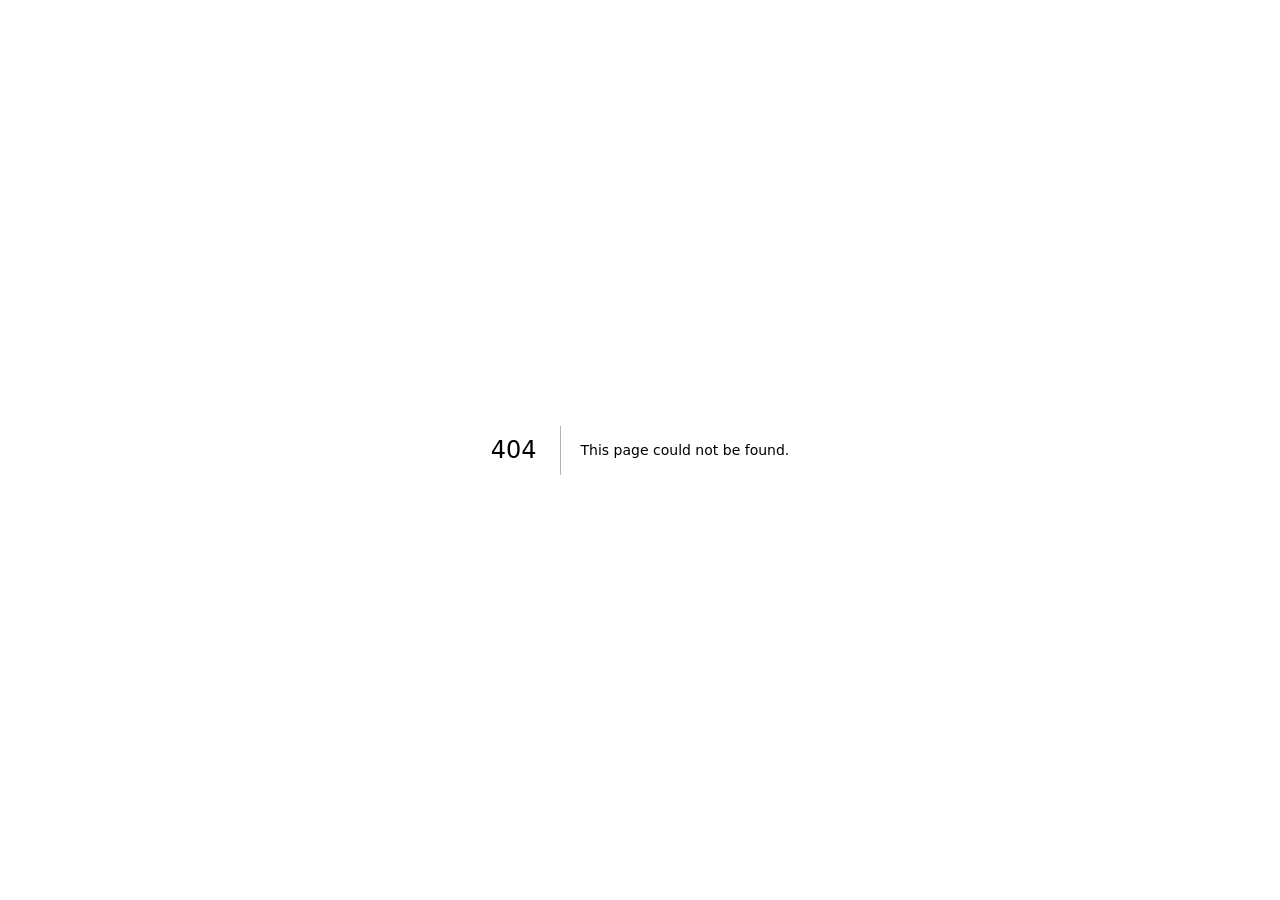
<file: inbox-transaction-viewer/404/index.html>
<!DOCTYPE html><html lang="en"><head><meta charSet="utf-8"/><meta name="viewport" content="width=device-width, initial-scale=1"/><link rel="preload" href="/inbox-transaction-viewer/_next/static/media/e4af272ccee01ff0-s.p.woff2" as="font" crossorigin="" type="font/woff2"/><link rel="stylesheet" href="/inbox-transaction-viewer/_next/static/css/424b1697a7e88cb5.css" data-precedence="next"/><link rel="preload" as="script" fetchPriority="low" href="/inbox-transaction-viewer/_next/static/chunks/webpack-598a46ca55271ab0.js"/><script src="/inbox-transaction-viewer/_next/static/chunks/03d98117-a367c9f063e8e80e.js" async=""></script><script src="/inbox-transaction-viewer/_next/static/chunks/334-56c13f7c68e62901.js" async=""></script><script src="/inbox-transaction-viewer/_next/static/chunks/main-app-8c2ddc4d3793aa0e.js" async=""></script><script src="/inbox-transaction-viewer/_next/static/chunks/app/layout-a2f8648fe1aba064.js" async=""></script><link rel="preload" href="https://www.googletagmanager.com/gtag/js?id=G-8CDC4BNWDF" as="script"/><meta name="robots" content="noindex"/><meta name="next-size-adjust" content=""/><title>404: This page could not be found.</title><link rel="icon" href="/inbox-transaction-viewer/favicon.ico" sizes="any"/><link rel="icon" type="image/svg+xml" href="/inbox-transaction-viewer/mail-icon.svg"/><link rel="apple-touch-icon" href="/inbox-transaction-viewer/mail-icon-large.svg"/><title>Inbox Transaction Viewer | See Stripe Customers in Gmail</title><meta name="description" content="Inbox Transaction Viewer is a Chrome extension that helps you identify emails from paying Stripe customers in your Gmail inbox, improving customer service and productivity."/><meta name="author" content="Inbox Transaction Viewer Team"/><link rel="manifest" href="/inbox-transaction-viewer/site.webmanifest"/><meta name="keywords" content="gmail extension,stripe integration,customer service,email productivity,transaction viewer"/><meta name="creator" content="Inbox Transaction Viewer"/><meta name="publisher" content="Inbox Transaction Viewer"/><meta name="robots" content="index, follow"/><link rel="canonical" href="https://ipekai.com/inbox-transaction-viewer/"/><meta property="og:title" content="Inbox Transaction Viewer | See Stripe Customers in Gmail"/><meta property="og:description" content="Identify your paying Stripe customers directly in Gmail. Improve customer service and prioritize important emails."/><meta property="og:url" content="https://ipekai.com/inbox-transaction-viewer/"/><meta property="og:site_name" content="Inbox Transaction Viewer"/><meta property="og:image" content="https://ipekai.com/inbox-transaction-viewer/og-image.png"/><meta property="og:image:width" content="1200"/><meta property="og:image:height" content="630"/><meta property="og:image:alt" content="Inbox Transaction Viewer"/><meta property="og:type" content="website"/><meta name="twitter:card" content="summary_large_image"/><meta name="twitter:title" content="Inbox Transaction Viewer | See Stripe Customers in Gmail"/><meta name="twitter:description" content="Identify your paying Stripe customers directly in Gmail. Improve customer service and prioritize important emails."/><meta name="twitter:image" content="https://ipekai.com/inbox-transaction-viewer/og-image.png"/><script>(self.__next_s=self.__next_s||[]).push([0,{"children":"\n            (function() {\n              // Add preconnect for Google Fonts\n              var link = document.createElement('link');\n              link.rel = 'preconnect';\n              link.href = 'https://fonts.googleapis.com';\n              document.head.appendChild(link);\n              \n              var link2 = document.createElement('link');\n              link2.rel = 'preconnect';\n              link2.href = 'https://fonts.gstatic.com';\n              link2.crossOrigin = 'anonymous';\n              document.head.appendChild(link2);\n              \n              // Add critical CSS inline\n              var style = document.createElement('style');\n              style.innerHTML = `\n                body {\n                  font-family: 'Inter', -apple-system, BlinkMacSystemFont, 'Segoe UI', Roboto, Oxygen, Ubuntu, Cantarell, 'Open Sans', 'Helvetica Neue', sans-serif;\n                  margin: 0;\n                  padding: 0;\n                  color: #111;\n                  background-color: #fff;\n                  font-size: 1.05rem;\n                  line-height: 1.6;\n                }\n                \n                .transparent-container {\n                  background-color: rgba(255, 255, 255, 0.8);\n                  backdrop-filter: blur(10px);\n                  -webkit-backdrop-filter: blur(10px);\n                  border: 1px solid rgba(255, 255, 255, 0.2);\n                }\n                \n                .transparent-image {\n                  max-width: 100%;\n                  height: auto;\n                  display: block;\n                }\n                \n                [class*=\"rounded-xl\"], [class*=\"rounded-lg\"] {\n                  overflow: hidden;\n                }\n                \n                img {\n                  max-width: 100%;\n                  height: auto;\n                }\n                \n                .container {\n                  width: 100%;\n                  max-width: 1400px;\n                  margin: 0 auto;\n                  padding: 0 2rem;\n                }\n                \n                header {\n                  position: sticky;\n                  top: 0;\n                  z-index: 50;\n                  width: 100%;\n                  border-bottom: 1px solid #eee;\n                  background-color: rgba(255, 255, 255, 0.95);\n                  backdrop-filter: blur(10px);\n                  -webkit-backdrop-filter: blur(10px);\n                }\n                \n                .flex { display: flex; }\n                .items-center { align-items: center; }\n                .justify-between { justify-content: space-between; }\n                .justify-center { justify-content: center; }\n                .gap-2 { gap: 0.5rem; }\n                .gap-4 { gap: 1rem; }\n                .gap-6 { gap: 1.5rem; }\n                .text-3xl { font-size: 1.875rem; line-height: 2.25rem; }\n                .font-bold { font-weight: 700; }\n                .py-12 { padding-top: 3rem; padding-bottom: 3rem; }\n                .py-20 { padding-top: 5rem; padding-bottom: 5rem; }\n                .grid { display: grid; }\n                .grid-cols-2 { grid-template-columns: repeat(2, minmax(0, 1fr)); }\n                .grid-cols-3 { grid-template-columns: repeat(3, minmax(0, 1fr)); }\n                .rounded-lg { border-radius: 0.5rem; }\n                .border { border: 1px solid #eee; }\n                .p-6 { padding: 1.5rem; }\n                .shadow-sm { box-shadow: 0 1px 2px 0 rgba(0, 0, 0, 0.05); }\n                .bg-background { background-color: #fff; }\n                .text-xl { font-size: 1.25rem; line-height: 1.75rem; }\n                .font-semibold { font-weight: 600; }\n                .text-primary { color: #0070f3; }\n                .text-muted-foreground { color: #6b7280; }\n                \n                @media (max-width: 768px) {\n                  .grid-cols-2, .grid-cols-3 {\n                    grid-template-columns: 1fr;\n                  }\n                }\n              `;\n              document.head.appendChild(style);\n              \n              // Force reload CSS if it's not applied correctly\n              setTimeout(function() {\n                var links = document.querySelectorAll('link[rel=\"stylesheet\"]');\n                links.forEach(function(link) {\n                  var href = link.getAttribute('href');\n                  if (href) {\n                    link.setAttribute('href', href + '?t=' + new Date().getTime());\n                  }\n                });\n              }, 500);\n            })();\n          ","id":"fix-styles"}])</script><script src="/inbox-transaction-viewer/_next/static/chunks/polyfills-42372ed130431b0a.js" noModule=""></script></head><body class="__className_fd5a2e"><div style="font-family:system-ui,&quot;Segoe UI&quot;,Roboto,Helvetica,Arial,sans-serif,&quot;Apple Color Emoji&quot;,&quot;Segoe UI Emoji&quot;;height:100vh;text-align:center;display:flex;flex-direction:column;align-items:center;justify-content:center"><div><style>body{color:#000;background:#fff;margin:0}.next-error-h1{border-right:1px solid rgba(0,0,0,.3)}@media (prefers-color-scheme:dark){body{color:#fff;background:#000}.next-error-h1{border-right:1px solid rgba(255,255,255,.3)}}</style><h1 class="next-error-h1" style="display:inline-block;margin:0 20px 0 0;padding:0 23px 0 0;font-size:24px;font-weight:500;vertical-align:top;line-height:49px">404</h1><div style="display:inline-block"><h2 style="font-size:14px;font-weight:400;line-height:49px;margin:0">This page could not be found.</h2></div></div></div><script src="/inbox-transaction-viewer/_next/static/chunks/webpack-598a46ca55271ab0.js" async=""></script><script>(self.__next_f=self.__next_f||[]).push([0])</script><script>self.__next_f.push([1,"1:\"$Sreact.fragment\"\n2:I[3507,[\"177\",\"static/chunks/app/layout-a2f8648fe1aba064.js\"],\"\"]\n4:I[747,[],\"\"]\n5:I[2023,[],\"\"]\n6:I[2249,[],\"OutletBoundary\"]\n9:I[2249,[],\"ViewportBoundary\"]\nb:I[2249,[],\"MetadataBoundary\"]\nd:I[9614,[],\"\"]\n:HL[\"/inbox-transaction-viewer/_next/static/media/e4af272ccee01ff0-s.p.woff2\",\"font\",{\"crossOrigin\":\"\",\"type\":\"font/woff2\"}]\n:HL[\"/inbox-transaction-viewer/_next/static/css/424b1697a7e88cb5.css\",\"style\"]\n3:T11be,"])</script><script>self.__next_f.push([1,"\n            (function() {\n              // Add preconnect for Google Fonts\n              var link = document.createElement('link');\n              link.rel = 'preconnect';\n              link.href = 'https://fonts.googleapis.com';\n              document.head.appendChild(link);\n              \n              var link2 = document.createElement('link');\n              link2.rel = 'preconnect';\n              link2.href = 'https://fonts.gstatic.com';\n              link2.crossOrigin = 'anonymous';\n              document.head.appendChild(link2);\n              \n              // Add critical CSS inline\n              var style = document.createElement('style');\n              style.innerHTML = `\n                body {\n                  font-family: 'Inter', -apple-system, BlinkMacSystemFont, 'Segoe UI', Roboto, Oxygen, Ubuntu, Cantarell, 'Open Sans', 'Helvetica Neue', sans-serif;\n                  margin: 0;\n                  padding: 0;\n                  color: #111;\n                  background-color: #fff;\n                  font-size: 1.05rem;\n                  line-height: 1.6;\n                }\n                \n                .transparent-container {\n                  background-color: rgba(255, 255, 255, 0.8);\n                  backdrop-filter: blur(10px);\n                  -webkit-backdrop-filter: blur(10px);\n                  border: 1px solid rgba(255, 255, 255, 0.2);\n                }\n                \n                .transparent-image {\n                  max-width: 100%;\n                  height: auto;\n                  display: block;\n                }\n                \n                [class*=\"rounded-xl\"], [class*=\"rounded-lg\"] {\n                  overflow: hidden;\n                }\n                \n                img {\n                  max-width: 100%;\n                  height: auto;\n                }\n                \n                .container {\n                  width: 100%;\n                  max-width: 1400px;\n                  margin: 0 auto;\n                  padding: 0 2rem;\n                }\n                \n                header {\n                  position: sticky;\n                  top: 0;\n                  z-index: 50;\n                  width: 100%;\n                  border-bottom: 1px solid #eee;\n                  background-color: rgba(255, 255, 255, 0.95);\n                  backdrop-filter: blur(10px);\n                  -webkit-backdrop-filter: blur(10px);\n                }\n                \n                .flex { display: flex; }\n                .items-center { align-items: center; }\n                .justify-between { justify-content: space-between; }\n                .justify-center { justify-content: center; }\n                .gap-2 { gap: 0.5rem; }\n                .gap-4 { gap: 1rem; }\n                .gap-6 { gap: 1.5rem; }\n                .text-3xl { font-size: 1.875rem; line-height: 2.25rem; }\n                .font-bold { font-weight: 700; }\n                .py-12 { padding-top: 3rem; padding-bottom: 3rem; }\n                .py-20 { padding-top: 5rem; padding-bottom: 5rem; }\n                .grid { display: grid; }\n                .grid-cols-2 { grid-template-columns: repeat(2, minmax(0, 1fr)); }\n                .grid-cols-3 { grid-template-columns: repeat(3, minmax(0, 1fr)); }\n                .rounded-lg { border-radius: 0.5rem; }\n                .border { border: 1px solid #eee; }\n                .p-6 { padding: 1.5rem; }\n                .shadow-sm { box-shadow: 0 1px 2px 0 rgba(0, 0, 0, 0.05); }\n                .bg-background { background-color: #fff; }\n                .text-xl { font-size: 1.25rem; line-height: 1.75rem; }\n                .font-semibold { font-weight: 600; }\n                .text-primary { color: #0070f3; }\n                .text-muted-foreground { color: #6b7280; }\n                \n                @media (max-width: 768px) {\n                  .grid-cols-2, .grid-cols-3 {\n                    grid-template-columns: 1fr;\n                  }\n                }\n              `;\n              document.head.appendChild(style);\n              \n              // Force reload CSS if it's not applied correctly\n              setTimeout(function() {\n                var links = document.querySelectorAll('link[rel=\"stylesheet\"]');\n                links.forEach(function(link) {\n                  var href = link.getAttribute('href');\n                  if (href) {\n                    link.setAttribute('href', href + '?t=' + new Date().getTime());\n                  }\n                });\n              }, 500);\n            })();\n          "])</script><script>self.__next_f.push([1,"0:{\"P\":null,\"b\":\"zOcinbqQCklOlipovfV4E\",\"p\":\"/inbox-transaction-viewer\",\"c\":[\"\",\"_not-found\",\"\"],\"i\":false,\"f\":[[[\"\",{\"children\":[\"/_not-found\",{\"children\":[\"__PAGE__\",{}]}]},\"$undefined\",\"$undefined\",true],[\"\",[\"$\",\"$1\",\"c\",{\"children\":[[[\"$\",\"link\",\"0\",{\"rel\":\"stylesheet\",\"href\":\"/inbox-transaction-viewer/_next/static/css/424b1697a7e88cb5.css\",\"precedence\":\"next\",\"crossOrigin\":\"$undefined\",\"nonce\":\"$undefined\"}]],[\"$\",\"html\",null,{\"lang\":\"en\",\"children\":[[\"$\",\"head\",null,{\"children\":[[\"$\",\"link\",null,{\"rel\":\"icon\",\"href\":\"/inbox-transaction-viewer/favicon.ico\",\"sizes\":\"any\"}],[\"$\",\"link\",null,{\"rel\":\"icon\",\"type\":\"image/svg+xml\",\"href\":\"/inbox-transaction-viewer/mail-icon.svg\"}],[\"$\",\"link\",null,{\"rel\":\"apple-touch-icon\",\"href\":\"/inbox-transaction-viewer/mail-icon-large.svg\"}],[\"$\",\"$L2\",null,{\"id\":\"microsoft-clarity\",\"strategy\":\"afterInteractive\",\"children\":\"\\n            (function(c,l,a,r,i,t,y){\\n                c[a]=c[a]||function(){(c[a].q=c[a].q||[]).push(arguments)};\\n                t=l.createElement(r);t.async=1;t.src=\\\"https://www.clarity.ms/tag/\\\"+i;\\n                y=l.getElementsByTagName(r)[0];y.parentNode.insertBefore(t,y);\\n            })(window, document, \\\"clarity\\\", \\\"script\\\", \\\"m9cvuprzdq\\\");\\n          \"}],[\"$\",\"$L2\",null,{\"src\":\"https://www.googletagmanager.com/gtag/js?id=G-8CDC4BNWDF\",\"strategy\":\"afterInteractive\"}],[\"$\",\"$L2\",null,{\"id\":\"google-analytics\",\"strategy\":\"afterInteractive\",\"children\":\"\\n            window.dataLayer = window.dataLayer || [];\\n            function gtag(){dataLayer.push(arguments);}\\n            gtag('js', new Date());\\n            gtag('config', 'G-8CDC4BNWDF');\\n          \"}],[\"$\",\"$L2\",null,{\"id\":\"fix-styles\",\"strategy\":\"beforeInteractive\",\"children\":\"$3\"}]]}],[\"$\",\"body\",null,{\"className\":\"__className_fd5a2e\",\"children\":[\"$\",\"$L4\",null,{\"parallelRouterKey\":\"children\",\"error\":\"$undefined\",\"errorStyles\":\"$undefined\",\"errorScripts\":\"$undefined\",\"template\":[\"$\",\"$L5\",null,{}],\"templateStyles\":\"$undefined\",\"templateScripts\":\"$undefined\",\"notFound\":[[[\"$\",\"title\",null,{\"children\":\"404: This page could not be found.\"}],[\"$\",\"div\",null,{\"style\":{\"fontFamily\":\"system-ui,\\\"Segoe UI\\\",Roboto,Helvetica,Arial,sans-serif,\\\"Apple Color Emoji\\\",\\\"Segoe UI Emoji\\\"\",\"height\":\"100vh\",\"textAlign\":\"center\",\"display\":\"flex\",\"flexDirection\":\"column\",\"alignItems\":\"center\",\"justifyContent\":\"center\"},\"children\":[\"$\",\"div\",null,{\"children\":[[\"$\",\"style\",null,{\"dangerouslySetInnerHTML\":{\"__html\":\"body{color:#000;background:#fff;margin:0}.next-error-h1{border-right:1px solid rgba(0,0,0,.3)}@media (prefers-color-scheme:dark){body{color:#fff;background:#000}.next-error-h1{border-right:1px solid rgba(255,255,255,.3)}}\"}}],[\"$\",\"h1\",null,{\"className\":\"next-error-h1\",\"style\":{\"display\":\"inline-block\",\"margin\":\"0 20px 0 0\",\"padding\":\"0 23px 0 0\",\"fontSize\":24,\"fontWeight\":500,\"verticalAlign\":\"top\",\"lineHeight\":\"49px\"},\"children\":404}],[\"$\",\"div\",null,{\"style\":{\"display\":\"inline-block\"},\"children\":[\"$\",\"h2\",null,{\"style\":{\"fontSize\":14,\"fontWeight\":400,\"lineHeight\":\"49px\",\"margin\":0},\"children\":\"This page could not be found.\"}]}]]}]}]],\"$undefined\",[]],\"forbidden\":\"$undefined\",\"unauthorized\":\"$undefined\"}]}]]}]]}],{\"children\":[\"/_not-found\",[\"$\",\"$1\",\"c\",{\"children\":[null,[\"$\",\"$L4\",null,{\"parallelRouterKey\":\"children\",\"error\":\"$undefined\",\"errorStyles\":\"$undefined\",\"errorScripts\":\"$undefined\",\"template\":[\"$\",\"$L5\",null,{}],\"templateStyles\":\"$undefined\",\"templateScripts\":\"$undefined\",\"notFound\":\"$undefined\",\"forbidden\":\"$undefined\",\"unauthorized\":\"$undefined\"}]]}],{\"children\":[\"__PAGE__\",[\"$\",\"$1\",\"c\",{\"children\":[[[\"$\",\"title\",null,{\"children\":\"404: This page could not be found.\"}],[\"$\",\"div\",null,{\"style\":\"$0:f:0:1:1:props:children:1:props:children:1:props:children:props:notFound:0:1:props:style\",\"children\":[\"$\",\"div\",null,{\"children\":[[\"$\",\"style\",null,{\"dangerouslySetInnerHTML\":{\"__html\":\"body{color:#000;background:#fff;margin:0}.next-error-h1{border-right:1px solid rgba(0,0,0,.3)}@media (prefers-color-scheme:dark){body{color:#fff;background:#000}.next-error-h1{border-right:1px solid rgba(255,255,255,.3)}}\"}}],[\"$\",\"h1\",null,{\"className\":\"next-error-h1\",\"style\":\"$0:f:0:1:1:props:children:1:props:children:1:props:children:props:notFound:0:1:props:children:props:children:1:props:style\",\"children\":404}],[\"$\",\"div\",null,{\"style\":\"$0:f:0:1:1:props:children:1:props:children:1:props:children:props:notFound:0:1:props:children:props:children:2:props:style\",\"children\":[\"$\",\"h2\",null,{\"style\":\"$0:f:0:1:1:props:children:1:props:children:1:props:children:props:notFound:0:1:props:children:props:children:2:props:children:props:style\",\"children\":\"This page could not be found.\"}]}]]}]}]],\"$undefined\",null,[\"$\",\"$L6\",null,{\"children\":[\"$L7\",\"$L8\",null]}]]}],{},null,false]},null,false]},null,false],[\"$\",\"$1\",\"h\",{\"children\":[[\"$\",\"meta\",null,{\"name\":\"robots\",\"content\":\"noindex\"}],[\"$\",\"$1\",\"cR9TG5BCEel8PbVnojb1c\",{\"children\":[[\"$\",\"$L9\",null,{\"children\":\"$La\"}],[\"$\",\"meta\",null,{\"name\":\"next-size-adjust\",\"content\":\"\"}]]}],[\"$\",\"$Lb\",null,{\"children\":\"$Lc\"}]]}],false]],\"m\":\"$undefined\",\"G\":[\"$d\",\"$undefined\"],\"s\":false,\"S\":true}\n"])</script><script>self.__next_f.push([1,"a:[[\"$\",\"meta\",\"0\",{\"charSet\":\"utf-8\"}],[\"$\",\"meta\",\"1\",{\"name\":\"viewport\",\"content\":\"width=device-width, initial-scale=1\"}]]\n7:null\n"])</script><script>self.__next_f.push([1,"8:null\n"])</script><script>self.__next_f.push([1,"c:[[\"$\",\"title\",\"0\",{\"children\":\"Inbox Transaction Viewer | See Stripe Customers in Gmail\"}],[\"$\",\"meta\",\"1\",{\"name\":\"description\",\"content\":\"Inbox Transaction Viewer is a Chrome extension that helps you identify emails from paying Stripe customers in your Gmail inbox, improving customer service and productivity.\"}],[\"$\",\"meta\",\"2\",{\"name\":\"author\",\"content\":\"Inbox Transaction Viewer Team\"}],[\"$\",\"link\",\"3\",{\"rel\":\"manifest\",\"href\":\"/inbox-transaction-viewer/site.webmanifest\",\"crossOrigin\":\"$undefined\"}],[\"$\",\"meta\",\"4\",{\"name\":\"keywords\",\"content\":\"gmail extension,stripe integration,customer service,email productivity,transaction viewer\"}],[\"$\",\"meta\",\"5\",{\"name\":\"creator\",\"content\":\"Inbox Transaction Viewer\"}],[\"$\",\"meta\",\"6\",{\"name\":\"publisher\",\"content\":\"Inbox Transaction Viewer\"}],[\"$\",\"meta\",\"7\",{\"name\":\"robots\",\"content\":\"index, follow\"}],[\"$\",\"link\",\"8\",{\"rel\":\"canonical\",\"href\":\"https://ipekai.com/inbox-transaction-viewer/\"}],[\"$\",\"meta\",\"9\",{\"property\":\"og:title\",\"content\":\"Inbox Transaction Viewer | See Stripe Customers in Gmail\"}],[\"$\",\"meta\",\"10\",{\"property\":\"og:description\",\"content\":\"Identify your paying Stripe customers directly in Gmail. Improve customer service and prioritize important emails.\"}],[\"$\",\"meta\",\"11\",{\"property\":\"og:url\",\"content\":\"https://ipekai.com/inbox-transaction-viewer/\"}],[\"$\",\"meta\",\"12\",{\"property\":\"og:site_name\",\"content\":\"Inbox Transaction Viewer\"}],[\"$\",\"meta\",\"13\",{\"property\":\"og:image\",\"content\":\"https://ipekai.com/inbox-transaction-viewer/og-image.png\"}],[\"$\",\"meta\",\"14\",{\"property\":\"og:image:width\",\"content\":\"1200\"}],[\"$\",\"meta\",\"15\",{\"property\":\"og:image:height\",\"content\":\"630\"}],[\"$\",\"meta\",\"16\",{\"property\":\"og:image:alt\",\"content\":\"Inbox Transaction Viewer\"}],[\"$\",\"meta\",\"17\",{\"property\":\"og:type\",\"content\":\"website\"}],[\"$\",\"meta\",\"18\",{\"name\":\"twitter:card\",\"content\":\"summary_large_image\"}],[\"$\",\"meta\",\"19\",{\"name\":\"twitter:title\",\"content\":\"Inbox Transaction Viewer | See Stripe Customers in Gmail\"}],[\"$\",\"meta\",\"20\",{\"name\":\"twitter:description\",\"content\":\"Identify your paying Stripe customers directly in Gmail. Improve customer service and prioritize important emails.\"}],[\"$\",\"meta\",\"21\",{\"name\":\"twitter:image\",\"content\":\"https://ipekai.com/inbox-transaction-viewer/og-image.png\"}]]\n"])</script></body></html>
</file>
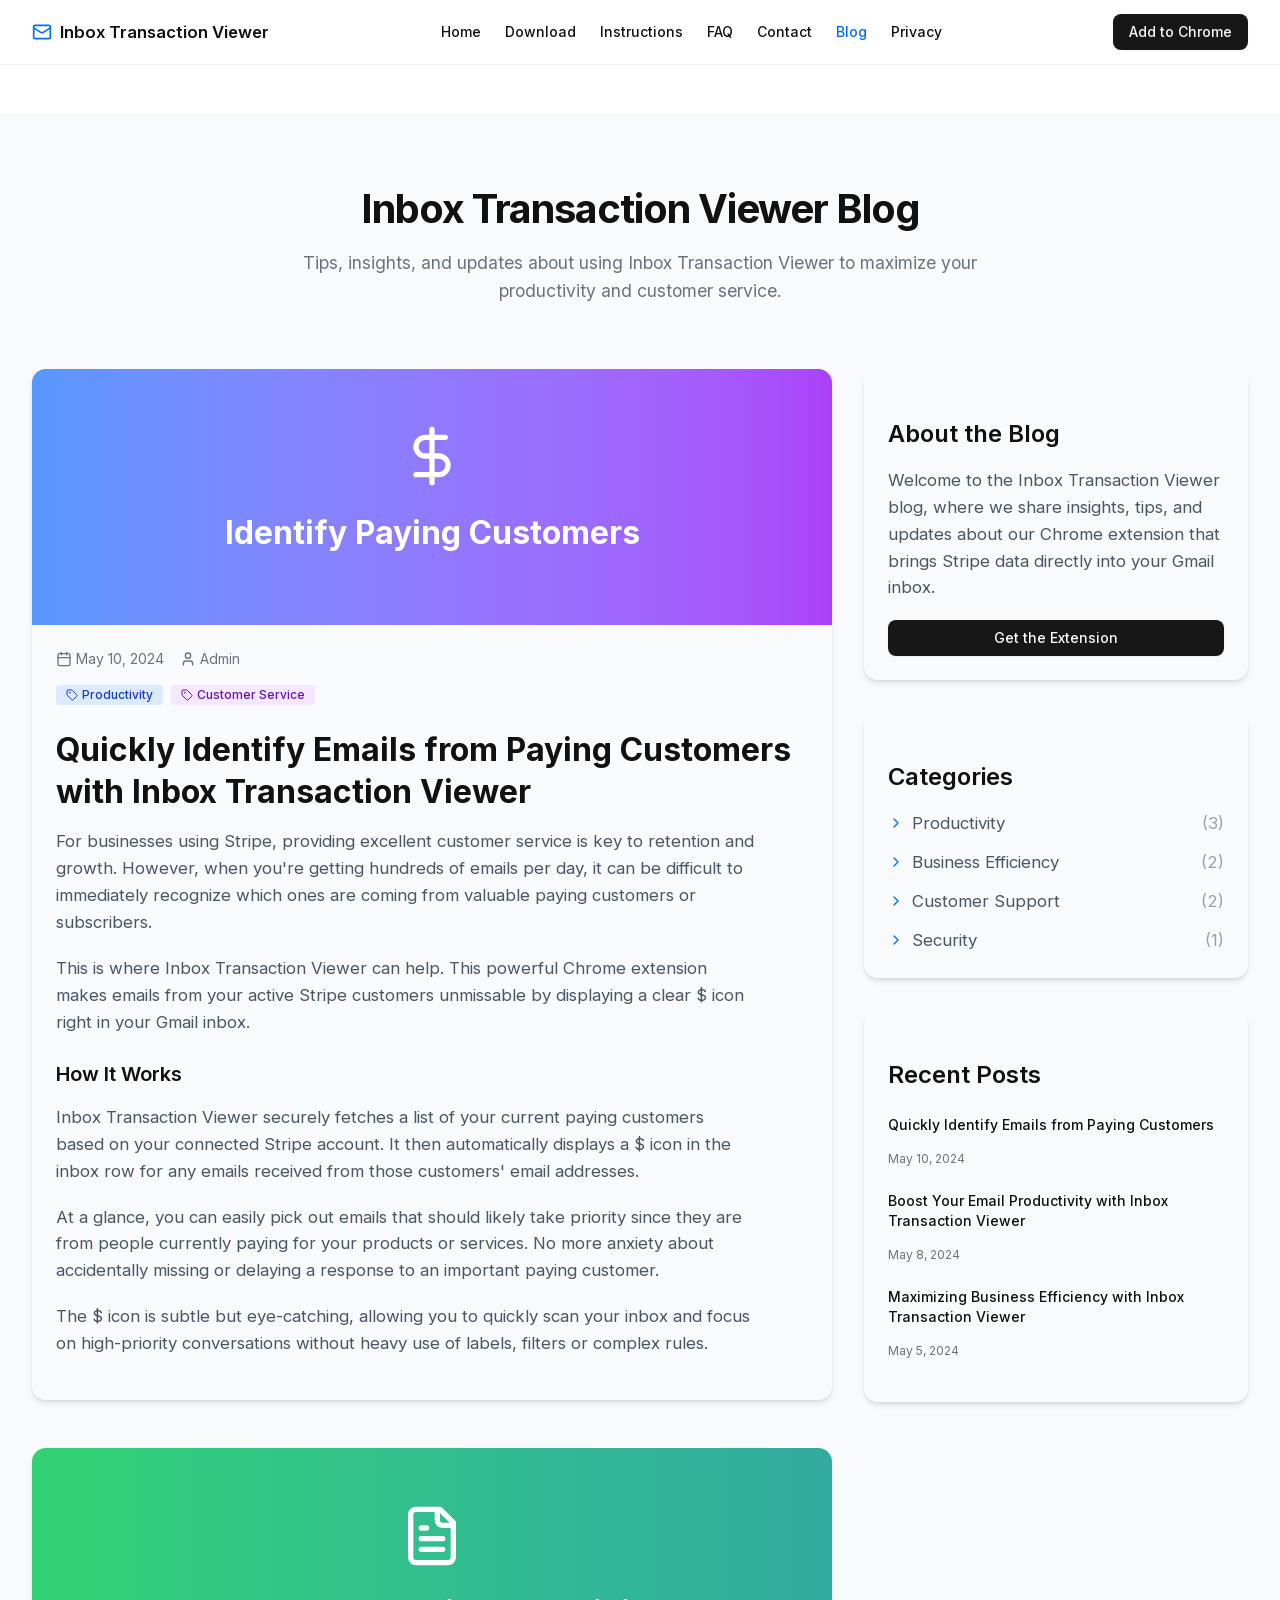
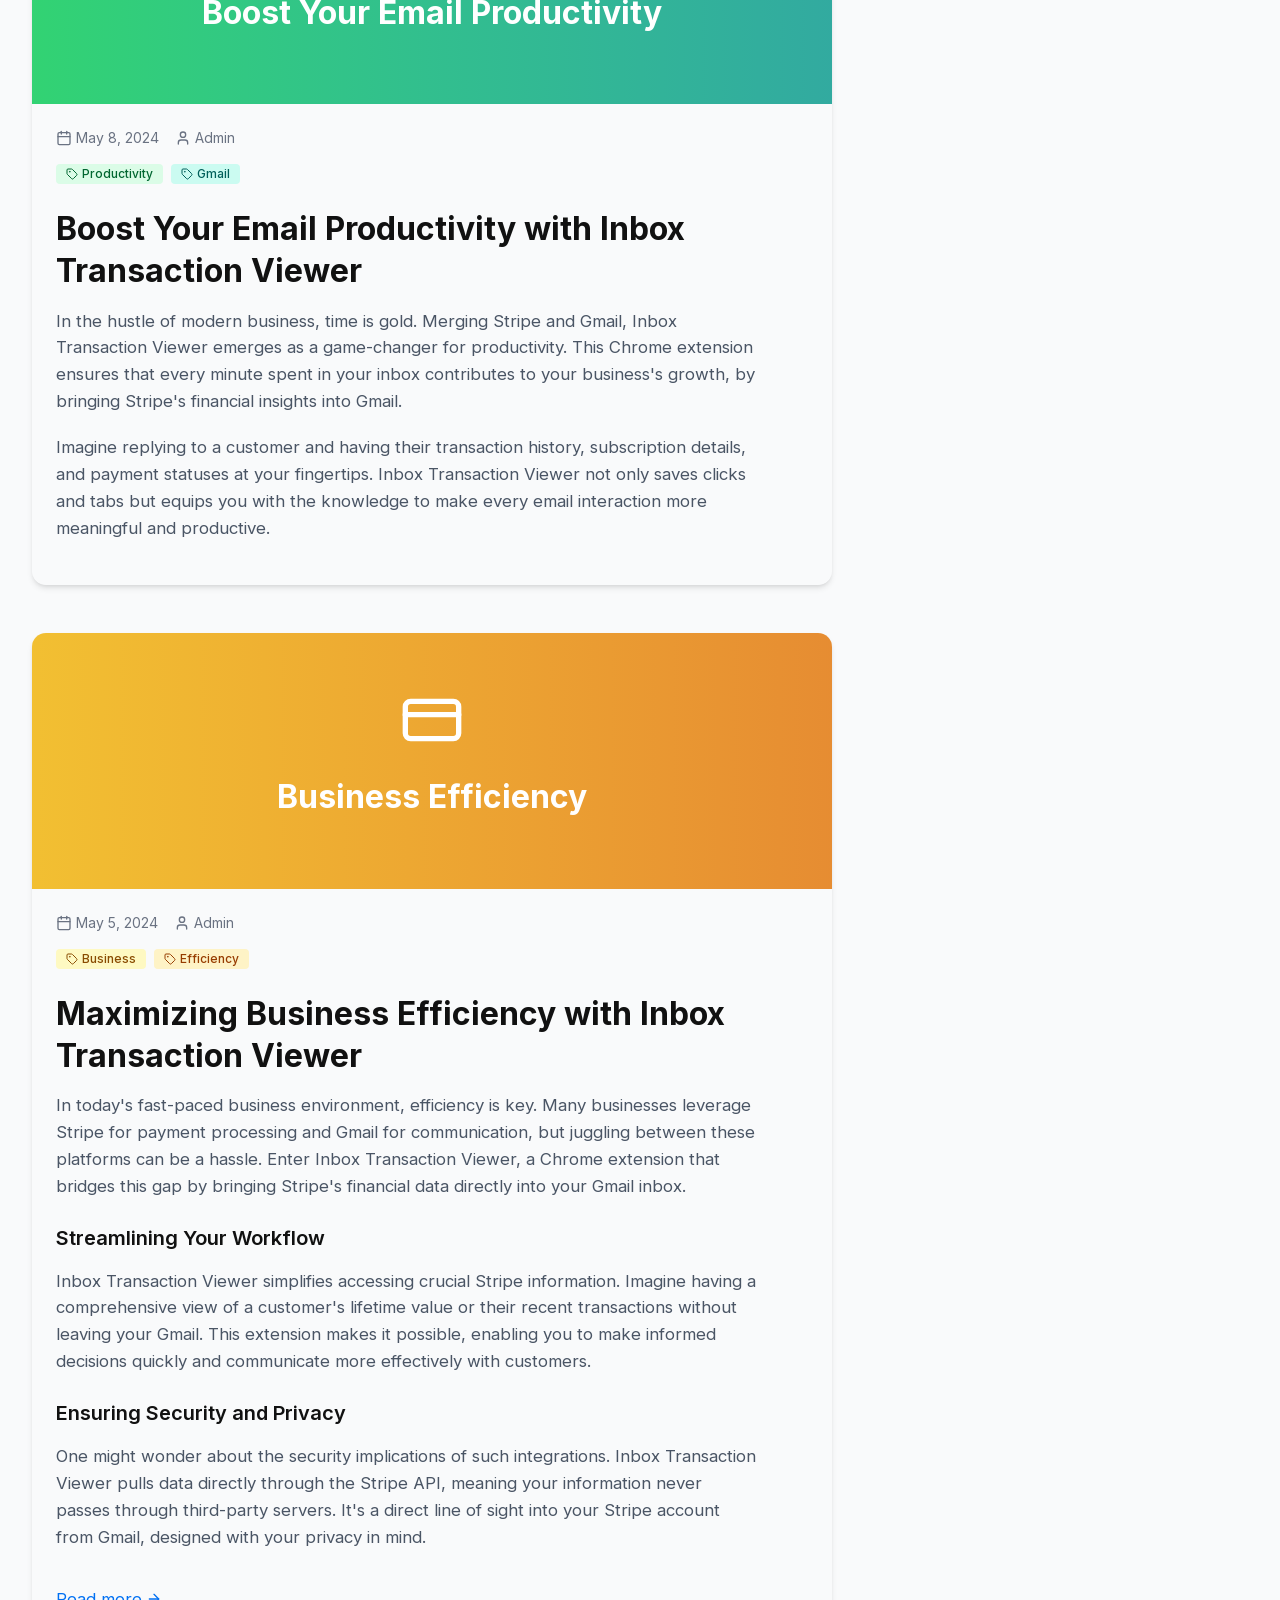
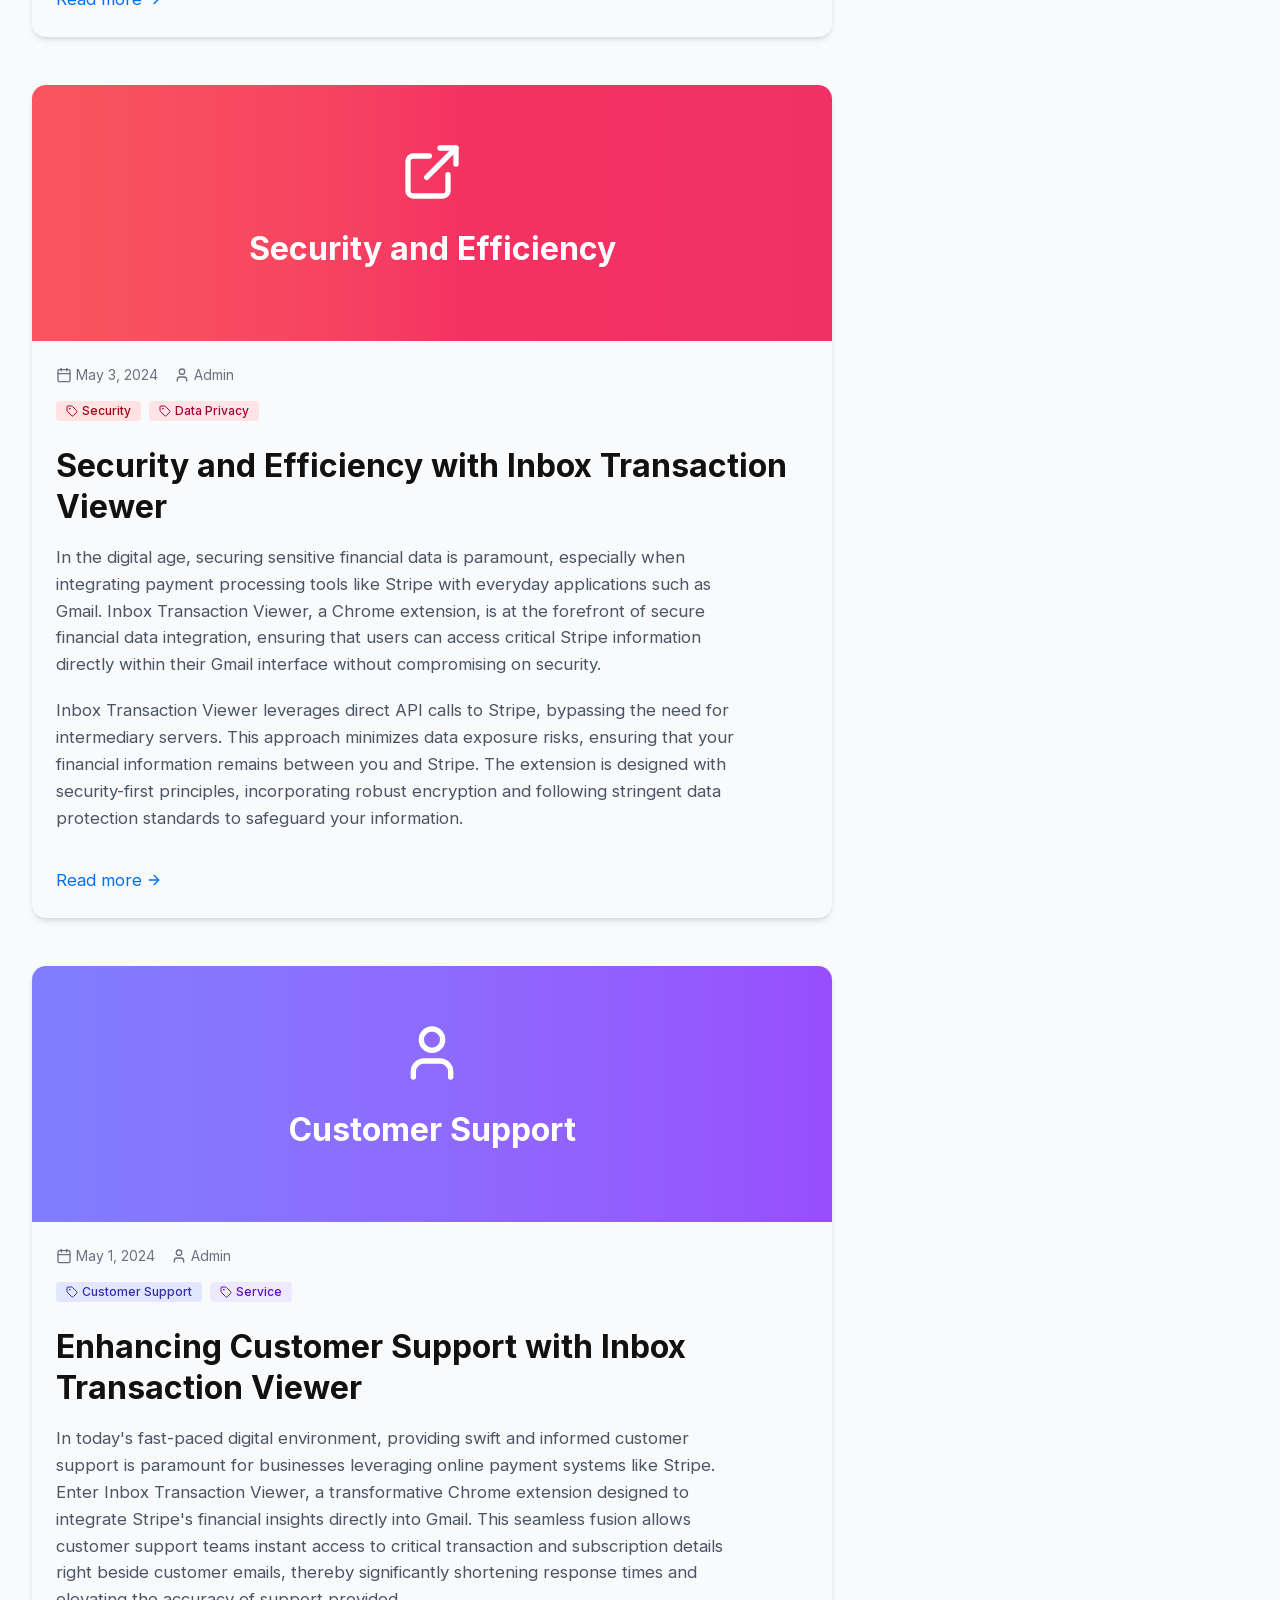
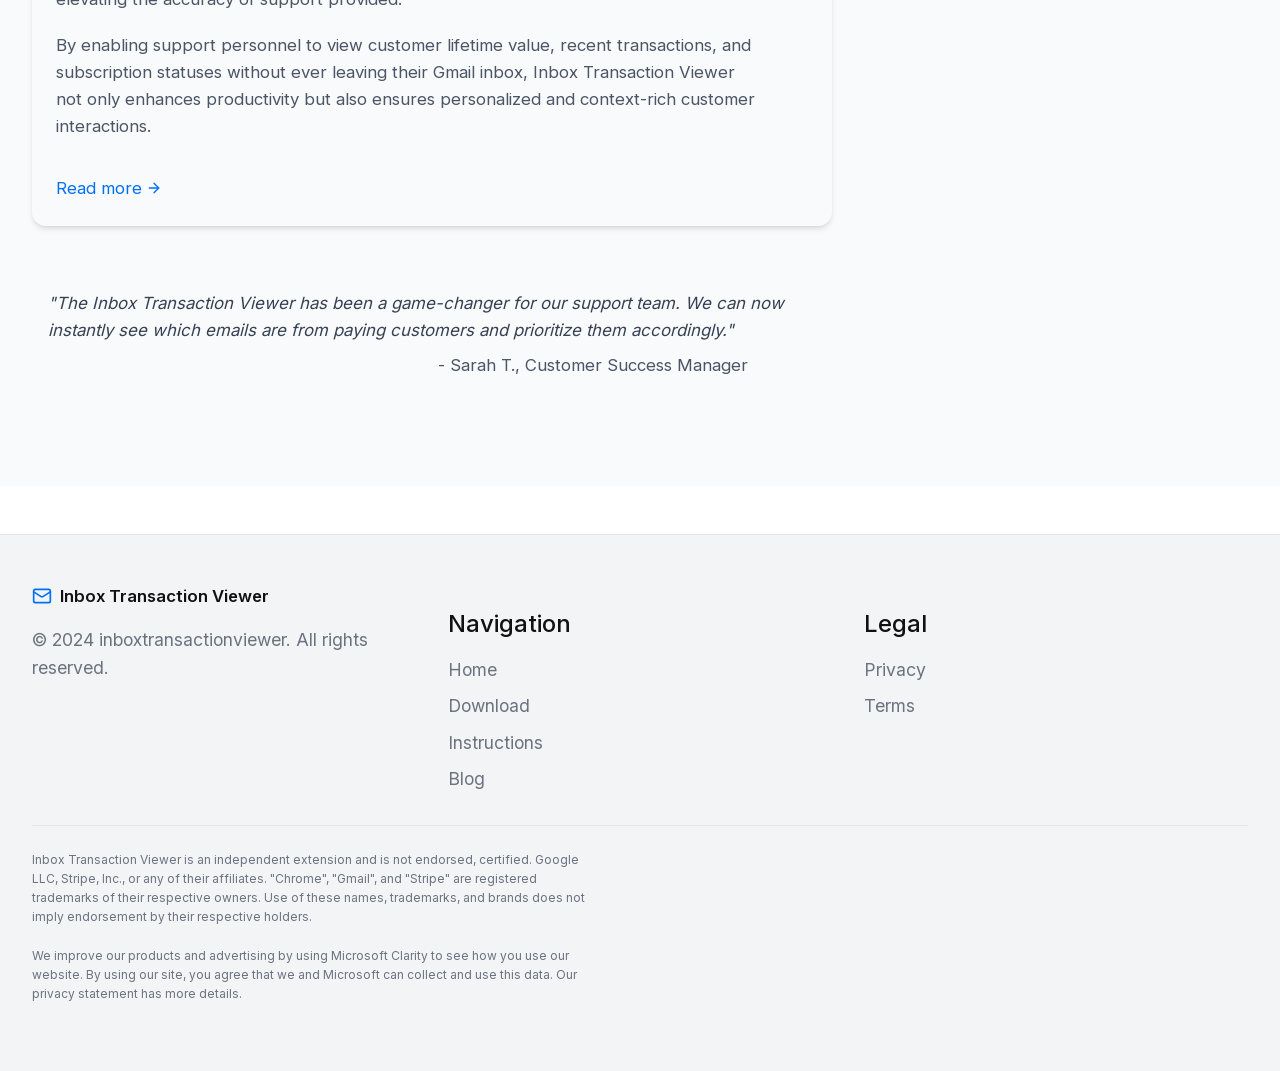
<file: inbox-transaction-viewer/blog/index.html>
<!DOCTYPE html><html lang="en"><head><meta charSet="utf-8"/><meta name="viewport" content="width=device-width, initial-scale=1"/><link rel="preload" href="/inbox-transaction-viewer/_next/static/media/e4af272ccee01ff0-s.p.woff2" as="font" crossorigin="" type="font/woff2"/><link rel="stylesheet" href="/inbox-transaction-viewer/_next/static/css/424b1697a7e88cb5.css" data-precedence="next"/><link rel="preload" as="script" fetchPriority="low" href="/inbox-transaction-viewer/_next/static/chunks/webpack-598a46ca55271ab0.js"/><script src="/inbox-transaction-viewer/_next/static/chunks/03d98117-a367c9f063e8e80e.js" async=""></script><script src="/inbox-transaction-viewer/_next/static/chunks/334-56c13f7c68e62901.js" async=""></script><script src="/inbox-transaction-viewer/_next/static/chunks/main-app-8c2ddc4d3793aa0e.js" async=""></script><script src="/inbox-transaction-viewer/_next/static/chunks/app/layout-a2f8648fe1aba064.js" async=""></script><script src="/inbox-transaction-viewer/_next/static/chunks/226-55c731de000582e7.js" async=""></script><script src="/inbox-transaction-viewer/_next/static/chunks/app/blog/page-62a0533a1fa4d6a4.js" async=""></script><link rel="preload" href="https://www.googletagmanager.com/gtag/js?id=G-8CDC4BNWDF" as="script"/><meta name="next-size-adjust" content=""/><link rel="icon" href="/inbox-transaction-viewer/favicon.ico" sizes="any"/><link rel="icon" type="image/svg+xml" href="/inbox-transaction-viewer/mail-icon.svg"/><link rel="apple-touch-icon" href="/inbox-transaction-viewer/mail-icon-large.svg"/><title>Inbox Transaction Viewer Blog | Tips &amp; Insights</title><meta name="description" content="Tips, insights, and updates about using Inbox Transaction Viewer to maximize your productivity and customer service with Stripe and Gmail integration."/><meta name="author" content="Inbox Transaction Viewer Team"/><link rel="manifest" href="/inbox-transaction-viewer/site.webmanifest"/><meta name="keywords" content="gmail extension,stripe integration,customer service,email productivity,transaction viewer"/><meta name="creator" content="Inbox Transaction Viewer"/><meta name="publisher" content="Inbox Transaction Viewer"/><meta name="robots" content="index, follow"/><link rel="canonical" href="https://ipekai.com/inbox-transaction-viewer/blog/"/><meta property="og:title" content="Inbox Transaction Viewer Blog | Tips &amp; Insights"/><meta property="og:description" content="Tips, insights, and updates about using Inbox Transaction Viewer to maximize your productivity and customer service with Stripe and Gmail integration."/><meta property="og:url" content="https://ipekai.com/inbox-transaction-viewer/blog/"/><meta property="og:image" content="https://ipekai.com/inbox-transaction-viewer/og-blog-image.png"/><meta property="og:image:width" content="1200"/><meta property="og:image:height" content="630"/><meta property="og:image:alt" content="Inbox Transaction Viewer Blog"/><meta name="twitter:card" content="summary_large_image"/><meta name="twitter:title" content="Inbox Transaction Viewer Blog | Tips &amp; Insights"/><meta name="twitter:description" content="Tips, insights, and updates about using Inbox Transaction Viewer to maximize your productivity and customer service with Stripe and Gmail integration."/><meta name="twitter:image" content="https://ipekai.com/inbox-transaction-viewer/og-blog-image.png"/><link rel="icon" href="/inbox-transaction-viewer/favicon.ico" type="image/x-icon" sizes="16x16"/><script>(self.__next_s=self.__next_s||[]).push([0,{"children":"\n            (function() {\n              // Add preconnect for Google Fonts\n              var link = document.createElement('link');\n              link.rel = 'preconnect';\n              link.href = 'https://fonts.googleapis.com';\n              document.head.appendChild(link);\n              \n              var link2 = document.createElement('link');\n              link2.rel = 'preconnect';\n              link2.href = 'https://fonts.gstatic.com';\n              link2.crossOrigin = 'anonymous';\n              document.head.appendChild(link2);\n              \n              // Add critical CSS inline\n              var style = document.createElement('style');\n              style.innerHTML = `\n                body {\n                  font-family: 'Inter', -apple-system, BlinkMacSystemFont, 'Segoe UI', Roboto, Oxygen, Ubuntu, Cantarell, 'Open Sans', 'Helvetica Neue', sans-serif;\n                  margin: 0;\n                  padding: 0;\n                  color: #111;\n                  background-color: #fff;\n                  font-size: 1.05rem;\n                  line-height: 1.6;\n                }\n                \n                .transparent-container {\n                  background-color: rgba(255, 255, 255, 0.8);\n                  backdrop-filter: blur(10px);\n                  -webkit-backdrop-filter: blur(10px);\n                  border: 1px solid rgba(255, 255, 255, 0.2);\n                }\n                \n                .transparent-image {\n                  max-width: 100%;\n                  height: auto;\n                  display: block;\n                }\n                \n                [class*=\"rounded-xl\"], [class*=\"rounded-lg\"] {\n                  overflow: hidden;\n                }\n                \n                img {\n                  max-width: 100%;\n                  height: auto;\n                }\n                \n                .container {\n                  width: 100%;\n                  max-width: 1400px;\n                  margin: 0 auto;\n                  padding: 0 2rem;\n                }\n                \n                header {\n                  position: sticky;\n                  top: 0;\n                  z-index: 50;\n                  width: 100%;\n                  border-bottom: 1px solid #eee;\n                  background-color: rgba(255, 255, 255, 0.95);\n                  backdrop-filter: blur(10px);\n                  -webkit-backdrop-filter: blur(10px);\n                }\n                \n                .flex { display: flex; }\n                .items-center { align-items: center; }\n                .justify-between { justify-content: space-between; }\n                .justify-center { justify-content: center; }\n                .gap-2 { gap: 0.5rem; }\n                .gap-4 { gap: 1rem; }\n                .gap-6 { gap: 1.5rem; }\n                .text-3xl { font-size: 1.875rem; line-height: 2.25rem; }\n                .font-bold { font-weight: 700; }\n                .py-12 { padding-top: 3rem; padding-bottom: 3rem; }\n                .py-20 { padding-top: 5rem; padding-bottom: 5rem; }\n                .grid { display: grid; }\n                .grid-cols-2 { grid-template-columns: repeat(2, minmax(0, 1fr)); }\n                .grid-cols-3 { grid-template-columns: repeat(3, minmax(0, 1fr)); }\n                .rounded-lg { border-radius: 0.5rem; }\n                .border { border: 1px solid #eee; }\n                .p-6 { padding: 1.5rem; }\n                .shadow-sm { box-shadow: 0 1px 2px 0 rgba(0, 0, 0, 0.05); }\n                .bg-background { background-color: #fff; }\n                .text-xl { font-size: 1.25rem; line-height: 1.75rem; }\n                .font-semibold { font-weight: 600; }\n                .text-primary { color: #0070f3; }\n                .text-muted-foreground { color: #6b7280; }\n                \n                @media (max-width: 768px) {\n                  .grid-cols-2, .grid-cols-3 {\n                    grid-template-columns: 1fr;\n                  }\n                }\n              `;\n              document.head.appendChild(style);\n              \n              // Force reload CSS if it's not applied correctly\n              setTimeout(function() {\n                var links = document.querySelectorAll('link[rel=\"stylesheet\"]');\n                links.forEach(function(link) {\n                  var href = link.getAttribute('href');\n                  if (href) {\n                    link.setAttribute('href', href + '?t=' + new Date().getTime());\n                  }\n                });\n              }, 500);\n            })();\n          ","id":"fix-styles"}])</script><script src="/inbox-transaction-viewer/_next/static/chunks/polyfills-42372ed130431b0a.js" noModule=""></script></head><body class="__className_fd5a2e"><div class="flex min-h-screen flex-col"><header class="sticky top-0 z-50 w-full border-b border-border/40 bg-background/95 backdrop-blur supports-[backdrop-filter]:bg-background/60"><div class="container flex h-16 items-center justify-between max-w-7xl mx-auto px-4 md:px-6"><div class="flex items-center gap-2 font-semibold"><svg xmlns="http://www.w3.org/2000/svg" width="24" height="24" viewBox="0 0 24 24" fill="none" stroke="currentColor" stroke-width="2" stroke-linecap="round" stroke-linejoin="round" class="lucide lucide-mail h-5 w-5 text-primary"><rect width="20" height="16" x="2" y="4" rx="2"></rect><path d="m22 7-8.97 5.7a1.94 1.94 0 0 1-2.06 0L2 7"></path></svg><span>Inbox Transaction Viewer</span></div><nav class="hidden md:flex gap-6"><a class="text-sm font-medium hover:text-primary" href="/inbox-transaction-viewer/">Home</a><a class="text-sm font-medium hover:text-primary" href="/inbox-transaction-viewer/#download">Download</a><a class="text-sm font-medium hover:text-primary" href="/inbox-transaction-viewer/#instructions">Instructions</a><a class="text-sm font-medium hover:text-primary" href="/inbox-transaction-viewer/#faq">FAQ</a><a class="text-sm font-medium hover:text-primary" href="/inbox-transaction-viewer/#contact">Contact</a><a class="text-sm font-medium text-primary" href="/inbox-transaction-viewer/blog/">Blog</a><a class="text-sm font-medium hover:text-primary" href="/inbox-transaction-viewer/privacy/">Privacy</a></nav><a data-slot="button" class="inline-flex items-center justify-center gap-2 whitespace-nowrap rounded-md text-sm font-medium transition-[color,box-shadow] disabled:pointer-events-none disabled:opacity-50 [&amp;_svg]:pointer-events-none [&amp;_svg:not([class*=&#x27;size-&#x27;])]:size-4 shrink-0 [&amp;_svg]:shrink-0 outline-none focus-visible:border-ring focus-visible:ring-ring/50 focus-visible:ring-[3px] aria-invalid:ring-destructive/20 dark:aria-invalid:ring-destructive/40 aria-invalid:border-destructive bg-primary text-primary-foreground shadow-xs hover:bg-primary/90 h-9 px-4 py-2 has-[&gt;svg]:px-3" href="https://chromewebstore.google.com/detail/inboxtransactionviewer/mailfnnagpmjbhpajaccjnhecaccceak?hl=en&amp;authuser=0">Add to Chrome</a></div></header><main class="flex-1 py-12 md:py-16"><section id="blog-posts" class="py-12 md:py-16 lg:py-20 bg-gray-50 w-full scroll-mt-20"><div class="container max-w-7xl mx-auto px-4 md:px-6"><div class="text-center mb-16"><h1 class="text-4xl font-bold tracking-tight mb-4">Inbox Transaction Viewer Blog</h1><p class="text-lg text-muted-foreground max-w-2xl mx-auto">Tips, insights, and updates about using Inbox Transaction Viewer to maximize your productivity and customer service.</p></div><div class="grid grid-cols-1 lg:grid-cols-3 gap-8"><div class="lg:col-span-2 space-y-12"><article class="bg-white rounded-xl shadow-md overflow-hidden"><div class="relative h-64 w-full"><div class="absolute inset-0 bg-gradient-to-r from-blue-500 to-purple-600 opacity-80"></div><div class="absolute inset-0 flex items-center justify-center"><div class="text-white text-center px-4"><svg xmlns="http://www.w3.org/2000/svg" width="24" height="24" viewBox="0 0 24 24" fill="none" stroke="currentColor" stroke-width="2" stroke-linecap="round" stroke-linejoin="round" class="lucide lucide-dollar-sign h-16 w-16 mx-auto mb-4"><line x1="12" x2="12" y1="2" y2="22"></line><path d="M17 5H9.5a3.5 3.5 0 0 0 0 7h5a3.5 3.5 0 0 1 0 7H6"></path></svg><h2 class="text-2xl font-bold">Identify Paying Customers</h2></div></div></div><div class="p-6"><div class="flex items-center text-sm text-gray-500 mb-4"><svg xmlns="http://www.w3.org/2000/svg" width="24" height="24" viewBox="0 0 24 24" fill="none" stroke="currentColor" stroke-width="2" stroke-linecap="round" stroke-linejoin="round" class="lucide lucide-calendar h-4 w-4 mr-1"><path d="M8 2v4"></path><path d="M16 2v4"></path><rect width="18" height="18" x="3" y="4" rx="2"></rect><path d="M3 10h18"></path></svg><span class="mr-4">May 10, 2024</span><svg xmlns="http://www.w3.org/2000/svg" width="24" height="24" viewBox="0 0 24 24" fill="none" stroke="currentColor" stroke-width="2" stroke-linecap="round" stroke-linejoin="round" class="lucide lucide-user h-4 w-4 mr-1"><path d="M19 21v-2a4 4 0 0 0-4-4H9a4 4 0 0 0-4 4v2"></path><circle cx="12" cy="7" r="4"></circle></svg><span>Admin</span></div><div class="flex flex-wrap gap-2 mb-4"><span class="bg-blue-100 text-blue-800 text-xs font-medium px-2.5 py-0.5 rounded flex items-center"><svg xmlns="http://www.w3.org/2000/svg" width="24" height="24" viewBox="0 0 24 24" fill="none" stroke="currentColor" stroke-width="2" stroke-linecap="round" stroke-linejoin="round" class="lucide lucide-tag h-3 w-3 mr-1"><path d="M12.586 2.586A2 2 0 0 0 11.172 2H4a2 2 0 0 0-2 2v7.172a2 2 0 0 0 .586 1.414l8.704 8.704a2.426 2.426 0 0 0 3.42 0l6.58-6.58a2.426 2.426 0 0 0 0-3.42z"></path><circle cx="7.5" cy="7.5" r=".5" fill="currentColor"></circle></svg> Productivity</span><span class="bg-purple-100 text-purple-800 text-xs font-medium px-2.5 py-0.5 rounded flex items-center"><svg xmlns="http://www.w3.org/2000/svg" width="24" height="24" viewBox="0 0 24 24" fill="none" stroke="currentColor" stroke-width="2" stroke-linecap="round" stroke-linejoin="round" class="lucide lucide-tag h-3 w-3 mr-1"><path d="M12.586 2.586A2 2 0 0 0 11.172 2H4a2 2 0 0 0-2 2v7.172a2 2 0 0 0 .586 1.414l8.704 8.704a2.426 2.426 0 0 0 3.42 0l6.58-6.58a2.426 2.426 0 0 0 0-3.42z"></path><circle cx="7.5" cy="7.5" r=".5" fill="currentColor"></circle></svg> Customer Service</span></div><h2 class="text-2xl font-bold mb-4">Quickly Identify Emails from Paying Customers with Inbox Transaction Viewer</h2><p class="text-gray-600 mb-4">For businesses using Stripe, providing excellent customer service is key to retention and growth. However, when you&#x27;re getting hundreds of emails per day, it can be difficult to immediately recognize which ones are coming from valuable paying customers or subscribers.</p><p class="text-gray-600 mb-4">This is where Inbox Transaction Viewer can help. This powerful Chrome extension makes emails from your active Stripe customers unmissable by displaying a clear $ icon right in your Gmail inbox.</p><h3 class="text-xl font-semibold mt-6 mb-2">How It Works</h3><p class="text-gray-600 mb-4">Inbox Transaction Viewer securely fetches a list of your current paying customers based on your connected Stripe account. It then automatically displays a $ icon in the inbox row for any emails received from those customers&#x27; email addresses.</p><p class="text-gray-600 mb-4">At a glance, you can easily pick out emails that should likely take priority since they are from people currently paying for your products or services. No more anxiety about accidentally missing or delaying a response to an important paying customer.</p><p class="text-gray-600 mb-4">The $ icon is subtle but eye-catching, allowing you to quickly scan your inbox and focus on high-priority conversations without heavy use of labels, filters or complex rules.</p></div></article><article class="bg-white rounded-xl shadow-md overflow-hidden"><div class="relative h-64 w-full"><div class="absolute inset-0 bg-gradient-to-r from-green-500 to-teal-600 opacity-80"></div><div class="absolute inset-0 flex items-center justify-center"><div class="text-white text-center px-4"><svg xmlns="http://www.w3.org/2000/svg" width="24" height="24" viewBox="0 0 24 24" fill="none" stroke="currentColor" stroke-width="2" stroke-linecap="round" stroke-linejoin="round" class="lucide lucide-file-text h-16 w-16 mx-auto mb-4"><path d="M15 2H6a2 2 0 0 0-2 2v16a2 2 0 0 0 2 2h12a2 2 0 0 0 2-2V7Z"></path><path d="M14 2v4a2 2 0 0 0 2 2h4"></path><path d="M10 9H8"></path><path d="M16 13H8"></path><path d="M16 17H8"></path></svg><h2 class="text-2xl font-bold">Boost Your Email Productivity</h2></div></div></div><div class="p-6"><div class="flex items-center text-sm text-gray-500 mb-4"><svg xmlns="http://www.w3.org/2000/svg" width="24" height="24" viewBox="0 0 24 24" fill="none" stroke="currentColor" stroke-width="2" stroke-linecap="round" stroke-linejoin="round" class="lucide lucide-calendar h-4 w-4 mr-1"><path d="M8 2v4"></path><path d="M16 2v4"></path><rect width="18" height="18" x="3" y="4" rx="2"></rect><path d="M3 10h18"></path></svg><span class="mr-4">May 8, 2024</span><svg xmlns="http://www.w3.org/2000/svg" width="24" height="24" viewBox="0 0 24 24" fill="none" stroke="currentColor" stroke-width="2" stroke-linecap="round" stroke-linejoin="round" class="lucide lucide-user h-4 w-4 mr-1"><path d="M19 21v-2a4 4 0 0 0-4-4H9a4 4 0 0 0-4 4v2"></path><circle cx="12" cy="7" r="4"></circle></svg><span>Admin</span></div><div class="flex flex-wrap gap-2 mb-4"><span class="bg-green-100 text-green-800 text-xs font-medium px-2.5 py-0.5 rounded flex items-center"><svg xmlns="http://www.w3.org/2000/svg" width="24" height="24" viewBox="0 0 24 24" fill="none" stroke="currentColor" stroke-width="2" stroke-linecap="round" stroke-linejoin="round" class="lucide lucide-tag h-3 w-3 mr-1"><path d="M12.586 2.586A2 2 0 0 0 11.172 2H4a2 2 0 0 0-2 2v7.172a2 2 0 0 0 .586 1.414l8.704 8.704a2.426 2.426 0 0 0 3.42 0l6.58-6.58a2.426 2.426 0 0 0 0-3.42z"></path><circle cx="7.5" cy="7.5" r=".5" fill="currentColor"></circle></svg> Productivity</span><span class="bg-teal-100 text-teal-800 text-xs font-medium px-2.5 py-0.5 rounded flex items-center"><svg xmlns="http://www.w3.org/2000/svg" width="24" height="24" viewBox="0 0 24 24" fill="none" stroke="currentColor" stroke-width="2" stroke-linecap="round" stroke-linejoin="round" class="lucide lucide-tag h-3 w-3 mr-1"><path d="M12.586 2.586A2 2 0 0 0 11.172 2H4a2 2 0 0 0-2 2v7.172a2 2 0 0 0 .586 1.414l8.704 8.704a2.426 2.426 0 0 0 3.42 0l6.58-6.58a2.426 2.426 0 0 0 0-3.42z"></path><circle cx="7.5" cy="7.5" r=".5" fill="currentColor"></circle></svg> Gmail</span></div><h2 class="text-2xl font-bold mb-4">Boost Your Email Productivity with Inbox Transaction Viewer</h2><p class="text-gray-600 mb-4">In the hustle of modern business, time is gold. Merging Stripe and Gmail, Inbox Transaction Viewer emerges as a game-changer for productivity. This Chrome extension ensures that every minute spent in your inbox contributes to your business&#x27;s growth, by bringing Stripe&#x27;s financial insights into Gmail.</p><p class="text-gray-600 mb-4">Imagine replying to a customer and having their transaction history, subscription details, and payment statuses at your fingertips. Inbox Transaction Viewer not only saves clicks and tabs but equips you with the knowledge to make every email interaction more meaningful and productive.</p></div></article><article class="bg-white rounded-xl shadow-md overflow-hidden"><div class="relative h-64 w-full"><div class="absolute inset-0 bg-gradient-to-r from-yellow-500 to-amber-600 opacity-80"></div><div class="absolute inset-0 flex items-center justify-center"><div class="text-white text-center px-4"><svg xmlns="http://www.w3.org/2000/svg" width="24" height="24" viewBox="0 0 24 24" fill="none" stroke="currentColor" stroke-width="2" stroke-linecap="round" stroke-linejoin="round" class="lucide lucide-credit-card h-16 w-16 mx-auto mb-4"><rect width="20" height="14" x="2" y="5" rx="2"></rect><line x1="2" x2="22" y1="10" y2="10"></line></svg><h2 class="text-2xl font-bold">Business Efficiency</h2></div></div></div><div class="p-6"><div class="flex items-center text-sm text-gray-500 mb-4"><svg xmlns="http://www.w3.org/2000/svg" width="24" height="24" viewBox="0 0 24 24" fill="none" stroke="currentColor" stroke-width="2" stroke-linecap="round" stroke-linejoin="round" class="lucide lucide-calendar h-4 w-4 mr-1"><path d="M8 2v4"></path><path d="M16 2v4"></path><rect width="18" height="18" x="3" y="4" rx="2"></rect><path d="M3 10h18"></path></svg><span class="mr-4">May 5, 2024</span><svg xmlns="http://www.w3.org/2000/svg" width="24" height="24" viewBox="0 0 24 24" fill="none" stroke="currentColor" stroke-width="2" stroke-linecap="round" stroke-linejoin="round" class="lucide lucide-user h-4 w-4 mr-1"><path d="M19 21v-2a4 4 0 0 0-4-4H9a4 4 0 0 0-4 4v2"></path><circle cx="12" cy="7" r="4"></circle></svg><span>Admin</span></div><div class="flex flex-wrap gap-2 mb-4"><span class="bg-yellow-100 text-yellow-800 text-xs font-medium px-2.5 py-0.5 rounded flex items-center"><svg xmlns="http://www.w3.org/2000/svg" width="24" height="24" viewBox="0 0 24 24" fill="none" stroke="currentColor" stroke-width="2" stroke-linecap="round" stroke-linejoin="round" class="lucide lucide-tag h-3 w-3 mr-1"><path d="M12.586 2.586A2 2 0 0 0 11.172 2H4a2 2 0 0 0-2 2v7.172a2 2 0 0 0 .586 1.414l8.704 8.704a2.426 2.426 0 0 0 3.42 0l6.58-6.58a2.426 2.426 0 0 0 0-3.42z"></path><circle cx="7.5" cy="7.5" r=".5" fill="currentColor"></circle></svg> Business</span><span class="bg-amber-100 text-amber-800 text-xs font-medium px-2.5 py-0.5 rounded flex items-center"><svg xmlns="http://www.w3.org/2000/svg" width="24" height="24" viewBox="0 0 24 24" fill="none" stroke="currentColor" stroke-width="2" stroke-linecap="round" stroke-linejoin="round" class="lucide lucide-tag h-3 w-3 mr-1"><path d="M12.586 2.586A2 2 0 0 0 11.172 2H4a2 2 0 0 0-2 2v7.172a2 2 0 0 0 .586 1.414l8.704 8.704a2.426 2.426 0 0 0 3.42 0l6.58-6.58a2.426 2.426 0 0 0 0-3.42z"></path><circle cx="7.5" cy="7.5" r=".5" fill="currentColor"></circle></svg> Efficiency</span></div><h2 class="text-2xl font-bold mb-4">Maximizing Business Efficiency with Inbox Transaction Viewer</h2><p class="text-gray-600 mb-4">In today&#x27;s fast-paced business environment, efficiency is key. Many businesses leverage Stripe for payment processing and Gmail for communication, but juggling between these platforms can be a hassle. Enter Inbox Transaction Viewer, a Chrome extension that bridges this gap by bringing Stripe&#x27;s financial data directly into your Gmail inbox.</p><h3 class="text-xl font-semibold mt-6 mb-2">Streamlining Your Workflow</h3><p class="text-gray-600 mb-4">Inbox Transaction Viewer simplifies accessing crucial Stripe information. Imagine having a comprehensive view of a customer&#x27;s lifetime value or their recent transactions without leaving your Gmail. This extension makes it possible, enabling you to make informed decisions quickly and communicate more effectively with customers.</p><h3 class="text-xl font-semibold mt-6 mb-2">Ensuring Security and Privacy</h3><p class="text-gray-600 mb-4">One might wonder about the security implications of such integrations. Inbox Transaction Viewer pulls data directly through the Stripe API, meaning your information never passes through third-party servers. It&#x27;s a direct line of sight into your Stripe account from Gmail, designed with your privacy in mind.</p><a class="inline-flex items-center text-primary hover:underline mt-4" href="#">Read more <svg xmlns="http://www.w3.org/2000/svg" width="24" height="24" viewBox="0 0 24 24" fill="none" stroke="currentColor" stroke-width="2" stroke-linecap="round" stroke-linejoin="round" class="lucide lucide-arrow-right ml-1 h-4 w-4"><path d="M5 12h14"></path><path d="m12 5 7 7-7 7"></path></svg></a></div></article><article class="bg-white rounded-xl shadow-md overflow-hidden"><div class="relative h-64 w-full"><div class="absolute inset-0 bg-gradient-to-r from-red-500 to-rose-600 opacity-80"></div><div class="absolute inset-0 flex items-center justify-center"><div class="text-white text-center px-4"><svg xmlns="http://www.w3.org/2000/svg" width="24" height="24" viewBox="0 0 24 24" fill="none" stroke="currentColor" stroke-width="2" stroke-linecap="round" stroke-linejoin="round" class="lucide lucide-external-link h-16 w-16 mx-auto mb-4"><path d="M15 3h6v6"></path><path d="M10 14 21 3"></path><path d="M18 13v6a2 2 0 0 1-2 2H5a2 2 0 0 1-2-2V8a2 2 0 0 1 2-2h6"></path></svg><h2 class="text-2xl font-bold">Security and Efficiency</h2></div></div></div><div class="p-6"><div class="flex items-center text-sm text-gray-500 mb-4"><svg xmlns="http://www.w3.org/2000/svg" width="24" height="24" viewBox="0 0 24 24" fill="none" stroke="currentColor" stroke-width="2" stroke-linecap="round" stroke-linejoin="round" class="lucide lucide-calendar h-4 w-4 mr-1"><path d="M8 2v4"></path><path d="M16 2v4"></path><rect width="18" height="18" x="3" y="4" rx="2"></rect><path d="M3 10h18"></path></svg><span class="mr-4">May 3, 2024</span><svg xmlns="http://www.w3.org/2000/svg" width="24" height="24" viewBox="0 0 24 24" fill="none" stroke="currentColor" stroke-width="2" stroke-linecap="round" stroke-linejoin="round" class="lucide lucide-user h-4 w-4 mr-1"><path d="M19 21v-2a4 4 0 0 0-4-4H9a4 4 0 0 0-4 4v2"></path><circle cx="12" cy="7" r="4"></circle></svg><span>Admin</span></div><div class="flex flex-wrap gap-2 mb-4"><span class="bg-red-100 text-red-800 text-xs font-medium px-2.5 py-0.5 rounded flex items-center"><svg xmlns="http://www.w3.org/2000/svg" width="24" height="24" viewBox="0 0 24 24" fill="none" stroke="currentColor" stroke-width="2" stroke-linecap="round" stroke-linejoin="round" class="lucide lucide-tag h-3 w-3 mr-1"><path d="M12.586 2.586A2 2 0 0 0 11.172 2H4a2 2 0 0 0-2 2v7.172a2 2 0 0 0 .586 1.414l8.704 8.704a2.426 2.426 0 0 0 3.42 0l6.58-6.58a2.426 2.426 0 0 0 0-3.42z"></path><circle cx="7.5" cy="7.5" r=".5" fill="currentColor"></circle></svg> Security</span><span class="bg-rose-100 text-rose-800 text-xs font-medium px-2.5 py-0.5 rounded flex items-center"><svg xmlns="http://www.w3.org/2000/svg" width="24" height="24" viewBox="0 0 24 24" fill="none" stroke="currentColor" stroke-width="2" stroke-linecap="round" stroke-linejoin="round" class="lucide lucide-tag h-3 w-3 mr-1"><path d="M12.586 2.586A2 2 0 0 0 11.172 2H4a2 2 0 0 0-2 2v7.172a2 2 0 0 0 .586 1.414l8.704 8.704a2.426 2.426 0 0 0 3.42 0l6.58-6.58a2.426 2.426 0 0 0 0-3.42z"></path><circle cx="7.5" cy="7.5" r=".5" fill="currentColor"></circle></svg> Data Privacy</span></div><h2 class="text-2xl font-bold mb-4">Security and Efficiency with Inbox Transaction Viewer</h2><p class="text-gray-600 mb-4">In the digital age, securing sensitive financial data is paramount, especially when integrating payment processing tools like Stripe with everyday applications such as Gmail. Inbox Transaction Viewer, a Chrome extension, is at the forefront of secure financial data integration, ensuring that users can access critical Stripe information directly within their Gmail interface without compromising on security.</p><p class="text-gray-600 mb-4">Inbox Transaction Viewer leverages direct API calls to Stripe, bypassing the need for intermediary servers. This approach minimizes data exposure risks, ensuring that your financial information remains between you and Stripe. The extension is designed with security-first principles, incorporating robust encryption and following stringent data protection standards to safeguard your information.</p><a class="inline-flex items-center text-primary hover:underline mt-4" href="#">Read more <svg xmlns="http://www.w3.org/2000/svg" width="24" height="24" viewBox="0 0 24 24" fill="none" stroke="currentColor" stroke-width="2" stroke-linecap="round" stroke-linejoin="round" class="lucide lucide-arrow-right ml-1 h-4 w-4"><path d="M5 12h14"></path><path d="m12 5 7 7-7 7"></path></svg></a></div></article><article class="bg-white rounded-xl shadow-md overflow-hidden"><div class="relative h-64 w-full"><div class="absolute inset-0 bg-gradient-to-r from-indigo-500 to-violet-600 opacity-80"></div><div class="absolute inset-0 flex items-center justify-center"><div class="text-white text-center px-4"><svg xmlns="http://www.w3.org/2000/svg" width="24" height="24" viewBox="0 0 24 24" fill="none" stroke="currentColor" stroke-width="2" stroke-linecap="round" stroke-linejoin="round" class="lucide lucide-user h-16 w-16 mx-auto mb-4"><path d="M19 21v-2a4 4 0 0 0-4-4H9a4 4 0 0 0-4 4v2"></path><circle cx="12" cy="7" r="4"></circle></svg><h2 class="text-2xl font-bold">Customer Support</h2></div></div></div><div class="p-6"><div class="flex items-center text-sm text-gray-500 mb-4"><svg xmlns="http://www.w3.org/2000/svg" width="24" height="24" viewBox="0 0 24 24" fill="none" stroke="currentColor" stroke-width="2" stroke-linecap="round" stroke-linejoin="round" class="lucide lucide-calendar h-4 w-4 mr-1"><path d="M8 2v4"></path><path d="M16 2v4"></path><rect width="18" height="18" x="3" y="4" rx="2"></rect><path d="M3 10h18"></path></svg><span class="mr-4">May 1, 2024</span><svg xmlns="http://www.w3.org/2000/svg" width="24" height="24" viewBox="0 0 24 24" fill="none" stroke="currentColor" stroke-width="2" stroke-linecap="round" stroke-linejoin="round" class="lucide lucide-user h-4 w-4 mr-1"><path d="M19 21v-2a4 4 0 0 0-4-4H9a4 4 0 0 0-4 4v2"></path><circle cx="12" cy="7" r="4"></circle></svg><span>Admin</span></div><div class="flex flex-wrap gap-2 mb-4"><span class="bg-indigo-100 text-indigo-800 text-xs font-medium px-2.5 py-0.5 rounded flex items-center"><svg xmlns="http://www.w3.org/2000/svg" width="24" height="24" viewBox="0 0 24 24" fill="none" stroke="currentColor" stroke-width="2" stroke-linecap="round" stroke-linejoin="round" class="lucide lucide-tag h-3 w-3 mr-1"><path d="M12.586 2.586A2 2 0 0 0 11.172 2H4a2 2 0 0 0-2 2v7.172a2 2 0 0 0 .586 1.414l8.704 8.704a2.426 2.426 0 0 0 3.42 0l6.58-6.58a2.426 2.426 0 0 0 0-3.42z"></path><circle cx="7.5" cy="7.5" r=".5" fill="currentColor"></circle></svg> Customer Support</span><span class="bg-violet-100 text-violet-800 text-xs font-medium px-2.5 py-0.5 rounded flex items-center"><svg xmlns="http://www.w3.org/2000/svg" width="24" height="24" viewBox="0 0 24 24" fill="none" stroke="currentColor" stroke-width="2" stroke-linecap="round" stroke-linejoin="round" class="lucide lucide-tag h-3 w-3 mr-1"><path d="M12.586 2.586A2 2 0 0 0 11.172 2H4a2 2 0 0 0-2 2v7.172a2 2 0 0 0 .586 1.414l8.704 8.704a2.426 2.426 0 0 0 3.42 0l6.58-6.58a2.426 2.426 0 0 0 0-3.42z"></path><circle cx="7.5" cy="7.5" r=".5" fill="currentColor"></circle></svg> Service</span></div><h2 class="text-2xl font-bold mb-4">Enhancing Customer Support with Inbox Transaction Viewer</h2><p class="text-gray-600 mb-4">In today&#x27;s fast-paced digital environment, providing swift and informed customer support is paramount for businesses leveraging online payment systems like Stripe. Enter Inbox Transaction Viewer, a transformative Chrome extension designed to integrate Stripe&#x27;s financial insights directly into Gmail. This seamless fusion allows customer support teams instant access to critical transaction and subscription details right beside customer emails, thereby significantly shortening response times and elevating the accuracy of support provided.</p><p class="text-gray-600 mb-4">By enabling support personnel to view customer lifetime value, recent transactions, and subscription statuses without ever leaving their Gmail inbox, Inbox Transaction Viewer not only enhances productivity but also ensures personalized and context-rich customer interactions.</p><a class="inline-flex items-center text-primary hover:underline mt-4" href="#">Read more <svg xmlns="http://www.w3.org/2000/svg" width="24" height="24" viewBox="0 0 24 24" fill="none" stroke="currentColor" stroke-width="2" stroke-linecap="round" stroke-linejoin="round" class="lucide lucide-arrow-right ml-1 h-4 w-4"><path d="M5 12h14"></path><path d="m12 5 7 7-7 7"></path></svg></a></div></article><div class="bg-gray-100 p-4 rounded-lg mb-6"><blockquote class="italic text-gray-700">&quot;The Inbox Transaction Viewer has been a game-changer for our support team. We can now instantly see which emails are from paying customers and prioritize them accordingly.&quot;</blockquote><p class="text-right text-gray-600 mt-2">- Sarah T., Customer Success Manager</p></div></div><div class="lg:col-span-1 space-y-8"><div class="bg-white rounded-xl shadow-md p-6"><h3 class="text-lg font-semibold mb-3">About the Blog</h3><p class="text-gray-600 mb-4">Welcome to the Inbox Transaction Viewer blog, where we share insights, tips, and updates about our Chrome extension that brings Stripe data directly into your Gmail inbox.</p><a data-slot="button" class="inline-flex items-center justify-center gap-2 whitespace-nowrap rounded-md text-sm font-medium transition-[color,box-shadow] disabled:pointer-events-none disabled:opacity-50 [&amp;_svg]:pointer-events-none [&amp;_svg:not([class*=&#x27;size-&#x27;])]:size-4 shrink-0 [&amp;_svg]:shrink-0 outline-none focus-visible:border-ring focus-visible:ring-ring/50 focus-visible:ring-[3px] aria-invalid:ring-destructive/20 dark:aria-invalid:ring-destructive/40 aria-invalid:border-destructive bg-primary text-primary-foreground shadow-xs hover:bg-primary/90 h-9 px-4 py-2 has-[&gt;svg]:px-3 w-full" href="https://chromewebstore.google.com/detail/inboxtransactionviewer/mailfnnagpmjbhpajaccjnhecaccceak?hl=en&amp;authuser=0">Get the Extension</a></div><div class="bg-white rounded-xl shadow-md p-6"><h3 class="text-lg font-semibold mb-3">Categories</h3><ul class="space-y-3"><li><a class="flex items-center text-gray-600 hover:text-primary" href="#"><svg xmlns="http://www.w3.org/2000/svg" width="24" height="24" viewBox="0 0 24 24" fill="none" stroke="currentColor" stroke-width="2" stroke-linecap="round" stroke-linejoin="round" class="lucide lucide-chevron-right h-4 w-4 mr-2 text-primary"><path d="m9 18 6-6-6-6"></path></svg>Productivity <span class="ml-auto text-gray-400">(3)</span></a></li><li><a class="flex items-center text-gray-600 hover:text-primary" href="#"><svg xmlns="http://www.w3.org/2000/svg" width="24" height="24" viewBox="0 0 24 24" fill="none" stroke="currentColor" stroke-width="2" stroke-linecap="round" stroke-linejoin="round" class="lucide lucide-chevron-right h-4 w-4 mr-2 text-primary"><path d="m9 18 6-6-6-6"></path></svg>Business Efficiency <span class="ml-auto text-gray-400">(2)</span></a></li><li><a class="flex items-center text-gray-600 hover:text-primary" href="#"><svg xmlns="http://www.w3.org/2000/svg" width="24" height="24" viewBox="0 0 24 24" fill="none" stroke="currentColor" stroke-width="2" stroke-linecap="round" stroke-linejoin="round" class="lucide lucide-chevron-right h-4 w-4 mr-2 text-primary"><path d="m9 18 6-6-6-6"></path></svg>Customer Support <span class="ml-auto text-gray-400">(2)</span></a></li><li><a class="flex items-center text-gray-600 hover:text-primary" href="#"><svg xmlns="http://www.w3.org/2000/svg" width="24" height="24" viewBox="0 0 24 24" fill="none" stroke="currentColor" stroke-width="2" stroke-linecap="round" stroke-linejoin="round" class="lucide lucide-chevron-right h-4 w-4 mr-2 text-primary"><path d="m9 18 6-6-6-6"></path></svg>Security <span class="ml-auto text-gray-400">(1)</span></a></li></ul></div><div class="bg-white rounded-xl shadow-md p-6"><h3 class="text-lg font-semibold mb-3">Recent Posts</h3><ul class="space-y-4"><li><a class="group" href="#"><h4 class="text-sm font-medium group-hover:text-primary line-clamp-2">Quickly Identify Emails from Paying Customers</h4><p class="text-xs text-gray-500 mt-1">May 10, 2024</p></a></li><li><a class="group" href="#"><h4 class="text-sm font-medium group-hover:text-primary line-clamp-2">Boost Your Email Productivity with Inbox Transaction Viewer</h4><p class="text-xs text-gray-500 mt-1">May 8, 2024</p></a></li><li><a class="group" href="#"><h4 class="text-sm font-medium group-hover:text-primary line-clamp-2">Maximizing Business Efficiency with Inbox Transaction Viewer</h4><p class="text-xs text-gray-500 mt-1">May 5, 2024</p></a></li></ul></div></div></div></div></section></main><footer class="border-t py-12 md:py-16 bg-gray-100 w-full"><div class="container max-w-7xl mx-auto px-4 md:px-6"><div class="grid grid-cols-1 md:grid-cols-3 gap-8 mb-8"><div><div class="flex items-center gap-2 font-semibold mb-4"><svg xmlns="http://www.w3.org/2000/svg" width="24" height="24" viewBox="0 0 24 24" fill="none" stroke="currentColor" stroke-width="2" stroke-linecap="round" stroke-linejoin="round" class="lucide lucide-mail h-5 w-5 text-primary"><rect width="20" height="16" x="2" y="4" rx="2"></rect><path d="m22 7-8.97 5.7a1.94 1.94 0 0 1-2.06 0L2 7"></path></svg><span>Inbox Transaction Viewer</span></div><p class="text-sm text-muted-foreground">© 2024 inboxtransactionviewer. All rights reserved.</p></div><div><h3 class="font-medium mb-4">Navigation</h3><ul class="space-y-2"><li><a class="text-sm text-muted-foreground hover:text-primary" href="/inbox-transaction-viewer/">Home</a></li><li><a class="text-sm text-muted-foreground hover:text-primary" href="https://chromewebstore.google.com/detail/inboxtransactionviewer/mailfnnagpmjbhpajaccjnhecaccceak?hl=en&amp;authuser=0">Download</a></li><li><a class="text-sm text-muted-foreground hover:text-primary" href="/inbox-transaction-viewer/#instructions">Instructions</a></li><li><a class="text-sm text-muted-foreground hover:text-primary" href="/inbox-transaction-viewer/blog/">Blog</a></li></ul></div><div><h3 class="font-medium mb-4">Legal</h3><ul class="space-y-2"><li><a class="text-sm text-muted-foreground hover:text-primary" href="/inbox-transaction-viewer/privacy/">Privacy</a></li><li><a class="text-sm text-muted-foreground hover:text-primary" href="#">Terms</a></li></ul></div></div><div class="border-t pt-6"><p class="text-xs text-muted-foreground mb-3" style="font-size:0.75rem">Inbox Transaction Viewer is an independent extension and is not endorsed, certified. Google LLC, Stripe, Inc., or any of their affiliates. &quot;Chrome&quot;, &quot;Gmail&quot;, and &quot;Stripe&quot; are registered trademarks of their respective owners. Use of these names, trademarks, and brands does not imply endorsement by their respective holders.</p><p class="text-xs text-muted-foreground" style="font-size:0.75rem">We improve our products and advertising by using Microsoft Clarity to see how you use our website. By using our site, you agree that we and Microsoft can collect and use this data. Our privacy statement has more details.</p></div></div></footer></div><script src="/inbox-transaction-viewer/_next/static/chunks/webpack-598a46ca55271ab0.js" async=""></script><script>(self.__next_f=self.__next_f||[]).push([0])</script><script>self.__next_f.push([1,"1:\"$Sreact.fragment\"\n2:I[3507,[\"177\",\"static/chunks/app/layout-a2f8648fe1aba064.js\"],\"\"]\n4:I[747,[],\"\"]\n5:I[2023,[],\"\"]\n6:I[8226,[\"226\",\"static/chunks/226-55c731de000582e7.js\",\"831\",\"static/chunks/app/blog/page-62a0533a1fa4d6a4.js\"],\"\"]\n7:I[2249,[],\"OutletBoundary\"]\na:I[2249,[],\"ViewportBoundary\"]\nc:I[2249,[],\"MetadataBoundary\"]\ne:I[9614,[],\"\"]\n:HL[\"/inbox-transaction-viewer/_next/static/media/e4af272ccee01ff0-s.p.woff2\",\"font\",{\"crossOrigin\":\"\",\"type\":\"font/woff2\"}]\n:HL[\"/inbox-transaction-viewer/_next/static/css/424b1697a7e88cb5.css\",\"style\"]\n3:T11be,"])</script><script>self.__next_f.push([1,"\n            (function() {\n              // Add preconnect for Google Fonts\n              var link = document.createElement('link');\n              link.rel = 'preconnect';\n              link.href = 'https://fonts.googleapis.com';\n              document.head.appendChild(link);\n              \n              var link2 = document.createElement('link');\n              link2.rel = 'preconnect';\n              link2.href = 'https://fonts.gstatic.com';\n              link2.crossOrigin = 'anonymous';\n              document.head.appendChild(link2);\n              \n              // Add critical CSS inline\n              var style = document.createElement('style');\n              style.innerHTML = `\n                body {\n                  font-family: 'Inter', -apple-system, BlinkMacSystemFont, 'Segoe UI', Roboto, Oxygen, Ubuntu, Cantarell, 'Open Sans', 'Helvetica Neue', sans-serif;\n                  margin: 0;\n                  padding: 0;\n                  color: #111;\n                  background-color: #fff;\n                  font-size: 1.05rem;\n                  line-height: 1.6;\n                }\n                \n                .transparent-container {\n                  background-color: rgba(255, 255, 255, 0.8);\n                  backdrop-filter: blur(10px);\n                  -webkit-backdrop-filter: blur(10px);\n                  border: 1px solid rgba(255, 255, 255, 0.2);\n                }\n                \n                .transparent-image {\n                  max-width: 100%;\n                  height: auto;\n                  display: block;\n                }\n                \n                [class*=\"rounded-xl\"], [class*=\"rounded-lg\"] {\n                  overflow: hidden;\n                }\n                \n                img {\n                  max-width: 100%;\n                  height: auto;\n                }\n                \n                .container {\n                  width: 100%;\n                  max-width: 1400px;\n                  margin: 0 auto;\n                  padding: 0 2rem;\n                }\n                \n                header {\n                  position: sticky;\n                  top: 0;\n                  z-index: 50;\n                  width: 100%;\n                  border-bottom: 1px solid #eee;\n                  background-color: rgba(255, 255, 255, 0.95);\n                  backdrop-filter: blur(10px);\n                  -webkit-backdrop-filter: blur(10px);\n                }\n                \n                .flex { display: flex; }\n                .items-center { align-items: center; }\n                .justify-between { justify-content: space-between; }\n                .justify-center { justify-content: center; }\n                .gap-2 { gap: 0.5rem; }\n                .gap-4 { gap: 1rem; }\n                .gap-6 { gap: 1.5rem; }\n                .text-3xl { font-size: 1.875rem; line-height: 2.25rem; }\n                .font-bold { font-weight: 700; }\n                .py-12 { padding-top: 3rem; padding-bottom: 3rem; }\n                .py-20 { padding-top: 5rem; padding-bottom: 5rem; }\n                .grid { display: grid; }\n                .grid-cols-2 { grid-template-columns: repeat(2, minmax(0, 1fr)); }\n                .grid-cols-3 { grid-template-columns: repeat(3, minmax(0, 1fr)); }\n                .rounded-lg { border-radius: 0.5rem; }\n                .border { border: 1px solid #eee; }\n                .p-6 { padding: 1.5rem; }\n                .shadow-sm { box-shadow: 0 1px 2px 0 rgba(0, 0, 0, 0.05); }\n                .bg-background { background-color: #fff; }\n                .text-xl { font-size: 1.25rem; line-height: 1.75rem; }\n                .font-semibold { font-weight: 600; }\n                .text-primary { color: #0070f3; }\n                .text-muted-foreground { color: #6b7280; }\n                \n                @media (max-width: 768px) {\n                  .grid-cols-2, .grid-cols-3 {\n                    grid-template-columns: 1fr;\n                  }\n                }\n              `;\n              document.head.appendChild(style);\n              \n              // Force reload CSS if it's not applied correctly\n              setTimeout(function() {\n                var links = document.querySelectorAll('link[rel=\"stylesheet\"]');\n                links.forEach(function(link) {\n                  var href = link.getAttribute('href');\n                  if (href) {\n                    link.setAttribute('href', href + '?t=' + new Date().getTime());\n                  }\n                });\n              }, 500);\n            })();\n          "])</script><script>self.__next_f.push([1,"0:{\"P\":null,\"b\":\"zOcinbqQCklOlipovfV4E\",\"p\":\"/inbox-transaction-viewer\",\"c\":[\"\",\"blog\",\"\"],\"i\":false,\"f\":[[[\"\",{\"children\":[\"blog\",{\"children\":[\"__PAGE__\",{}]}]},\"$undefined\",\"$undefined\",true],[\"\",[\"$\",\"$1\",\"c\",{\"children\":[[[\"$\",\"link\",\"0\",{\"rel\":\"stylesheet\",\"href\":\"/inbox-transaction-viewer/_next/static/css/424b1697a7e88cb5.css\",\"precedence\":\"next\",\"crossOrigin\":\"$undefined\",\"nonce\":\"$undefined\"}]],[\"$\",\"html\",null,{\"lang\":\"en\",\"children\":[[\"$\",\"head\",null,{\"children\":[[\"$\",\"link\",null,{\"rel\":\"icon\",\"href\":\"/inbox-transaction-viewer/favicon.ico\",\"sizes\":\"any\"}],[\"$\",\"link\",null,{\"rel\":\"icon\",\"type\":\"image/svg+xml\",\"href\":\"/inbox-transaction-viewer/mail-icon.svg\"}],[\"$\",\"link\",null,{\"rel\":\"apple-touch-icon\",\"href\":\"/inbox-transaction-viewer/mail-icon-large.svg\"}],[\"$\",\"$L2\",null,{\"id\":\"microsoft-clarity\",\"strategy\":\"afterInteractive\",\"children\":\"\\n            (function(c,l,a,r,i,t,y){\\n                c[a]=c[a]||function(){(c[a].q=c[a].q||[]).push(arguments)};\\n                t=l.createElement(r);t.async=1;t.src=\\\"https://www.clarity.ms/tag/\\\"+i;\\n                y=l.getElementsByTagName(r)[0];y.parentNode.insertBefore(t,y);\\n            })(window, document, \\\"clarity\\\", \\\"script\\\", \\\"m9cvuprzdq\\\");\\n          \"}],[\"$\",\"$L2\",null,{\"src\":\"https://www.googletagmanager.com/gtag/js?id=G-8CDC4BNWDF\",\"strategy\":\"afterInteractive\"}],[\"$\",\"$L2\",null,{\"id\":\"google-analytics\",\"strategy\":\"afterInteractive\",\"children\":\"\\n            window.dataLayer = window.dataLayer || [];\\n            function gtag(){dataLayer.push(arguments);}\\n            gtag('js', new Date());\\n            gtag('config', 'G-8CDC4BNWDF');\\n          \"}],[\"$\",\"$L2\",null,{\"id\":\"fix-styles\",\"strategy\":\"beforeInteractive\",\"children\":\"$3\"}]]}],[\"$\",\"body\",null,{\"className\":\"__className_fd5a2e\",\"children\":[\"$\",\"$L4\",null,{\"parallelRouterKey\":\"children\",\"error\":\"$undefined\",\"errorStyles\":\"$undefined\",\"errorScripts\":\"$undefined\",\"template\":[\"$\",\"$L5\",null,{}],\"templateStyles\":\"$undefined\",\"templateScripts\":\"$undefined\",\"notFound\":[[[\"$\",\"title\",null,{\"children\":\"404: This page could not be found.\"}],[\"$\",\"div\",null,{\"style\":{\"fontFamily\":\"system-ui,\\\"Segoe UI\\\",Roboto,Helvetica,Arial,sans-serif,\\\"Apple Color Emoji\\\",\\\"Segoe UI Emoji\\\"\",\"height\":\"100vh\",\"textAlign\":\"center\",\"display\":\"flex\",\"flexDirection\":\"column\",\"alignItems\":\"center\",\"justifyContent\":\"center\"},\"children\":[\"$\",\"div\",null,{\"children\":[[\"$\",\"style\",null,{\"dangerouslySetInnerHTML\":{\"__html\":\"body{color:#000;background:#fff;margin:0}.next-error-h1{border-right:1px solid rgba(0,0,0,.3)}@media (prefers-color-scheme:dark){body{color:#fff;background:#000}.next-error-h1{border-right:1px solid rgba(255,255,255,.3)}}\"}}],[\"$\",\"h1\",null,{\"className\":\"next-error-h1\",\"style\":{\"display\":\"inline-block\",\"margin\":\"0 20px 0 0\",\"padding\":\"0 23px 0 0\",\"fontSize\":24,\"fontWeight\":500,\"verticalAlign\":\"top\",\"lineHeight\":\"49px\"},\"children\":404}],[\"$\",\"div\",null,{\"style\":{\"display\":\"inline-block\"},\"children\":[\"$\",\"h2\",null,{\"style\":{\"fontSize\":14,\"fontWeight\":400,\"lineHeight\":\"49px\",\"margin\":0},\"children\":\"This page could not be found.\"}]}]]}]}]],\"$undefined\",[]],\"forbidden\":\"$undefined\",\"unauthorized\":\"$undefined\"}]}]]}]]}],{\"children\":[\"blog\",[\"$\",\"$1\",\"c\",{\"children\":[null,[\"$\",\"$L4\",null,{\"parallelRouterKey\":\"children\",\"error\":\"$undefined\",\"errorStyles\":\"$undefined\",\"errorScripts\":\"$undefined\",\"template\":[\"$\",\"$L5\",null,{}],\"templateStyles\":\"$undefined\",\"templateScripts\":\"$undefined\",\"notFound\":\"$undefined\",\"forbidden\":\"$undefined\",\"unauthorized\":\"$undefined\"}]]}],{\"children\":[\"__PAGE__\",[\"$\",\"$1\",\"c\",{\"children\":[[\"$\",\"div\",null,{\"className\":\"flex min-h-screen flex-col\",\"children\":[[\"$\",\"header\",null,{\"className\":\"sticky top-0 z-50 w-full border-b border-border/40 bg-background/95 backdrop-blur supports-[backdrop-filter]:bg-background/60\",\"children\":[\"$\",\"div\",null,{\"className\":\"container flex h-16 items-center justify-between max-w-7xl mx-auto px-4 md:px-6\",\"children\":[[\"$\",\"div\",null,{\"className\":\"flex items-center gap-2 font-semibold\",\"children\":[[\"$\",\"svg\",null,{\"ref\":\"$undefined\",\"xmlns\":\"http://www.w3.org/2000/svg\",\"width\":24,\"height\":24,\"viewBox\":\"0 0 24 24\",\"fill\":\"none\",\"stroke\":\"currentColor\",\"strokeWidth\":2,\"strokeLinecap\":\"round\",\"strokeLinejoin\":\"round\",\"className\":\"lucide lucide-mail h-5 w-5 text-primary\",\"children\":[[\"$\",\"rect\",\"18n3k1\",{\"width\":\"20\",\"height\":\"16\",\"x\":\"2\",\"y\":\"4\",\"rx\":\"2\"}],[\"$\",\"path\",\"1ocrg3\",{\"d\":\"m22 7-8.97 5.7a1.94 1.94 0 0 1-2.06 0L2 7\"}],\"$undefined\"]}],[\"$\",\"span\",null,{\"children\":\"Inbox Transaction Viewer\"}]]}],[\"$\",\"nav\",null,{\"className\":\"hidden md:flex gap-6\",\"children\":[[\"$\",\"$L6\",null,{\"href\":\"/\",\"className\":\"text-sm font-medium hover:text-primary\",\"children\":\"Home\"}],[\"$\",\"$L6\",null,{\"href\":\"/#download\",\"className\":\"text-sm font-medium hover:text-primary\",\"children\":\"Download\"}],[\"$\",\"$L6\",null,{\"href\":\"/#instructions\",\"className\":\"text-sm font-medium hover:text-primary\",\"children\":\"Instructions\"}],[\"$\",\"$L6\",null,{\"href\":\"/#faq\",\"className\":\"text-sm font-medium hover:text-primary\",\"children\":\"FAQ\"}],[\"$\",\"$L6\",null,{\"href\":\"/#contact\",\"className\":\"text-sm font-medium hover:text-primary\",\"children\":\"Contact\"}],[\"$\",\"$L6\",null,{\"href\":\"/blog\",\"className\":\"text-sm font-medium text-primary\",\"children\":\"Blog\"}],[\"$\",\"$L6\",null,{\"href\":\"/privacy\",\"className\":\"text-sm font-medium hover:text-primary\",\"children\":\"Privacy\"}]]}],[\"$\",\"$L6\",null,{\"href\":\"https://chromewebstore.google.com/detail/inboxtransactionviewer/mailfnnagpmjbhpajaccjnhecaccceak?hl=en\u0026authuser=0\",\"children\":\"Add to Chrome\",\"data-slot\":\"button\",\"className\":\"inline-flex items-center justify-center gap-2 whitespace-nowrap rounded-md text-sm font-medium transition-[color,box-shadow] disabled:pointer-events-none disabled:opacity-50 [\u0026_svg]:pointer-events-none [\u0026_svg:not([class*='size-'])]:size-4 shrink-0 [\u0026_svg]:shrink-0 outline-none focus-visible:border-ring focus-visible:ring-ring/50 focus-visible:ring-[3px] aria-invalid:ring-destructive/20 dark:aria-invalid:ring-destructive/40 aria-invalid:border-destructive bg-primary text-primary-foreground shadow-xs hover:bg-primary/90 h-9 px-4 py-2 has-[\u003esvg]:px-3\",\"ref\":null}]]}]}],[\"$\",\"main\",null,{\"className\":\"flex-1 py-12 md:py-16\",\"children\":[\"$\",\"section\",null,{\"id\":\"blog-posts\",\"className\":\"py-12 md:py-16 lg:py-20 bg-gray-50 w-full scroll-mt-20\",\"children\":[\"$\",\"div\",null,{\"className\":\"container max-w-7xl mx-auto px-4 md:px-6\",\"children\":[[\"$\",\"div\",null,{\"className\":\"text-center mb-16\",\"children\":[[\"$\",\"h1\",null,{\"className\":\"text-4xl font-bold tracking-tight mb-4\",\"children\":\"Inbox Transaction Viewer Blog\"}],[\"$\",\"p\",null,{\"className\":\"text-lg text-muted-foreground max-w-2xl mx-auto\",\"children\":\"Tips, insights, and updates about using Inbox Transaction Viewer to maximize your productivity and customer service.\"}]]}],[\"$\",\"div\",null,{\"className\":\"grid grid-cols-1 lg:grid-cols-3 gap-8\",\"children\":[[\"$\",\"div\",null,{\"className\":\"lg:col-span-2 space-y-12\",\"children\":[[\"$\",\"article\",null,{\"className\":\"bg-white rounded-xl shadow-md overflow-hidden\",\"children\":[[\"$\",\"div\",null,{\"className\":\"relative h-64 w-full\",\"children\":[[\"$\",\"div\",null,{\"className\":\"absolute inset-0 bg-gradient-to-r from-blue-500 to-purple-600 opacity-80\"}],[\"$\",\"div\",null,{\"className\":\"absolute inset-0 flex items-center justify-center\",\"children\":[\"$\",\"div\",null,{\"className\":\"text-white text-center px-4\",\"children\":[[\"$\",\"svg\",null,{\"ref\":\"$undefined\",\"xmlns\":\"http://www.w3.org/2000/svg\",\"width\":24,\"height\":24,\"viewBox\":\"0 0 24 24\",\"fill\":\"none\",\"stroke\":\"currentColor\",\"strokeWidth\":2,\"strokeLinecap\":\"round\",\"strokeLinejoin\":\"round\",\"className\":\"lucide lucide-dollar-sign h-16 w-16 mx-auto mb-4\",\"children\":[[\"$\",\"line\",\"7eqyqh\",{\"x1\":\"12\",\"x2\":\"12\",\"y1\":\"2\",\"y2\":\"22\"}],[\"$\",\"path\",\"1b0p4s\",{\"d\":\"M17 5H9.5a3.5 3.5 0 0 0 0 7h5a3.5 3.5 0 0 1 0 7H6\"}],\"$undefined\"]}],[\"$\",\"h2\",null,{\"className\":\"text-2xl font-bold\",\"children\":\"Identify Paying Customers\"}]]}]}]]}],[\"$\",\"div\",null,{\"className\":\"p-6\",\"children\":[[\"$\",\"div\",null,{\"className\":\"flex items-center text-sm text-gray-500 mb-4\",\"children\":[[\"$\",\"svg\",null,{\"ref\":\"$undefined\",\"xmlns\":\"http://www.w3.org/2000/svg\",\"width\":24,\"height\":24,\"viewBox\":\"0 0 24 24\",\"fill\":\"none\",\"stroke\":\"currentColor\",\"strokeWidth\":2,\"strokeLinecap\":\"round\",\"strokeLinejoin\":\"round\",\"className\":\"lucide lucide-calendar h-4 w-4 mr-1\",\"children\":[[\"$\",\"path\",\"1cmpym\",{\"d\":\"M8 2v4\"}],[\"$\",\"path\",\"4m81vk\",{\"d\":\"M16 2v4\"}],[\"$\",\"rect\",\"1hopcy\",{\"width\":\"18\",\"height\":\"18\",\"x\":\"3\",\"y\":\"4\",\"rx\":\"2\"}],[\"$\",\"path\",\"8toen8\",{\"d\":\"M3 10h18\"}],\"$undefined\"]}],[\"$\",\"span\",null,{\"className\":\"mr-4\",\"children\":\"May 10, 2024\"}],[\"$\",\"svg\",null,{\"ref\":\"$undefined\",\"xmlns\":\"http://www.w3.org/2000/svg\",\"width\":24,\"height\":24,\"viewBox\":\"0 0 24 24\",\"fill\":\"none\",\"stroke\":\"currentColor\",\"strokeWidth\":2,\"strokeLinecap\":\"round\",\"strokeLinejoin\":\"round\",\"className\":\"lucide lucide-user h-4 w-4 mr-1\",\"children\":[[\"$\",\"path\",\"975kel\",{\"d\":\"M19 21v-2a4 4 0 0 0-4-4H9a4 4 0 0 0-4 4v2\"}],[\"$\",\"circle\",\"17ys0d\",{\"cx\":\"12\",\"cy\":\"7\",\"r\":\"4\"}],\"$undefined\"]}],[\"$\",\"span\",null,{\"children\":\"Admin\"}]]}],[\"$\",\"div\",null,{\"className\":\"flex flex-wrap gap-2 mb-4\",\"children\":[[\"$\",\"span\",null,{\"className\":\"bg-blue-100 text-blue-800 text-xs font-medium px-2.5 py-0.5 rounded flex items-center\",\"children\":[[\"$\",\"svg\",null,{\"ref\":\"$undefined\",\"xmlns\":\"http://www.w3.org/2000/svg\",\"width\":24,\"height\":24,\"viewBox\":\"0 0 24 24\",\"fill\":\"none\",\"stroke\":\"currentColor\",\"strokeWidth\":2,\"strokeLinecap\":\"round\",\"strokeLinejoin\":\"round\",\"className\":\"lucide lucide-tag h-3 w-3 mr-1\",\"children\":[[\"$\",\"path\",\"vktsd0\",{\"d\":\"M12.586 2.586A2 2 0 0 0 11.172 2H4a2 2 0 0 0-2 2v7.172a2 2 0 0 0 .586 1.414l8.704 8.704a2.426 2.426 0 0 0 3.42 0l6.58-6.58a2.426 2.426 0 0 0 0-3.42z\"}],[\"$\",\"circle\",\"kqv944\",{\"cx\":\"7.5\",\"cy\":\"7.5\",\"r\":\".5\",\"fill\":\"currentColor\"}],\"$undefined\"]}],\" Productivity\"]}],[\"$\",\"span\",null,{\"className\":\"bg-purple-100 text-purple-800 text-xs font-medium px-2.5 py-0.5 rounded flex items-center\",\"children\":[[\"$\",\"svg\",null,{\"ref\":\"$undefined\",\"xmlns\":\"http://www.w3.org/2000/svg\",\"width\":24,\"height\":24,\"viewBox\":\"0 0 24 24\",\"fill\":\"none\",\"stroke\":\"currentColor\",\"strokeWidth\":2,\"strokeLinecap\":\"round\",\"strokeLinejoin\":\"round\",\"className\":\"lucide lucide-tag h-3 w-3 mr-1\",\"children\":[[\"$\",\"path\",\"vktsd0\",{\"d\":\"M12.586 2.586A2 2 0 0 0 11.172 2H4a2 2 0 0 0-2 2v7.172a2 2 0 0 0 .586 1.414l8.704 8.704a2.426 2.426 0 0 0 3.42 0l6.58-6.58a2.426 2.426 0 0 0 0-3.42z\"}],[\"$\",\"circle\",\"kqv944\",{\"cx\":\"7.5\",\"cy\":\"7.5\",\"r\":\".5\",\"fill\":\"currentColor\"}],\"$undefined\"]}],\" Customer Service\"]}]]}],[\"$\",\"h2\",null,{\"className\":\"text-2xl font-bold mb-4\",\"children\":\"Quickly Identify Emails from Paying Customers with Inbox Transaction Viewer\"}],[\"$\",\"p\",null,{\"className\":\"text-gray-600 mb-4\",\"children\":\"For businesses using Stripe, providing excellent customer service is key to retention and growth. However, when you're getting hundreds of emails per day, it can be difficult to immediately recognize which ones are coming from valuable paying customers or subscribers.\"}],[\"$\",\"p\",null,{\"className\":\"text-gray-600 mb-4\",\"children\":\"This is where Inbox Transaction Viewer can help. This powerful Chrome extension makes emails from your active Stripe customers unmissable by displaying a clear $ icon right in your Gmail inbox.\"}],[\"$\",\"h3\",null,{\"className\":\"text-xl font-semibold mt-6 mb-2\",\"children\":\"How It Works\"}],[\"$\",\"p\",null,{\"className\":\"text-gray-600 mb-4\",\"children\":\"Inbox Transaction Viewer securely fetches a list of your current paying customers based on your connected Stripe account. It then automatically displays a $ icon in the inbox row for any emails received from those customers' email addresses.\"}],[\"$\",\"p\",null,{\"className\":\"text-gray-600 mb-4\",\"children\":\"At a glance, you can easily pick out emails that should likely take priority since they are from people currently paying for your products or services. No more anxiety about accidentally missing or delaying a response to an important paying customer.\"}],[\"$\",\"p\",null,{\"className\":\"text-gray-600 mb-4\",\"children\":\"The $ icon is subtle but eye-catching, allowing you to quickly scan your inbox and focus on high-priority conversations without heavy use of labels, filters or complex rules.\"}]]}]]}],[\"$\",\"article\",null,{\"className\":\"bg-white rounded-xl shadow-md overflow-hidden\",\"children\":[[\"$\",\"div\",null,{\"className\":\"relative h-64 w-full\",\"children\":[[\"$\",\"div\",null,{\"className\":\"absolute inset-0 bg-gradient-to-r from-green-500 to-teal-600 opacity-80\"}],[\"$\",\"div\",null,{\"className\":\"absolute inset-0 flex items-center justify-center\",\"children\":[\"$\",\"div\",null,{\"className\":\"text-white text-center px-4\",\"children\":[[\"$\",\"svg\",null,{\"ref\":\"$undefined\",\"xmlns\":\"http://www.w3.org/2000/svg\",\"width\":24,\"height\":24,\"viewBox\":\"0 0 24 24\",\"fill\":\"none\",\"stroke\":\"currentColor\",\"strokeWidth\":2,\"strokeLinecap\":\"round\",\"strokeLinejoin\":\"round\",\"className\":\"lucide lucide-file-text h-16 w-16 mx-auto mb-4\",\"children\":[[\"$\",\"path\",\"1rqfz7\",{\"d\":\"M15 2H6a2 2 0 0 0-2 2v16a2 2 0 0 0 2 2h12a2 2 0 0 0 2-2V7Z\"}],[\"$\",\"path\",\"tnqrlb\",{\"d\":\"M14 2v4a2 2 0 0 0 2 2h4\"}],[\"$\",\"path\",\"b1mrlr\",{\"d\":\"M10 9H8\"}],[\"$\",\"path\",\"t4e002\",{\"d\":\"M16 13H8\"}],[\"$\",\"path\",\"z1uh3a\",{\"d\":\"M16 17H8\"}],\"$undefined\"]}],[\"$\",\"h2\",null,{\"className\":\"text-2xl font-bold\",\"children\":\"Boost Your Email Productivity\"}]]}]}]]}],[\"$\",\"div\",null,{\"className\":\"p-6\",\"children\":[[\"$\",\"div\",null,{\"className\":\"flex items-center text-sm text-gray-500 mb-4\",\"children\":[[\"$\",\"svg\",null,{\"ref\":\"$undefined\",\"xmlns\":\"http://www.w3.org/2000/svg\",\"width\":24,\"height\":24,\"viewBox\":\"0 0 24 24\",\"fill\":\"none\",\"stroke\":\"currentColor\",\"strokeWidth\":2,\"strokeLinecap\":\"round\",\"strokeLinejoin\":\"round\",\"className\":\"lucide lucide-calendar h-4 w-4 mr-1\",\"children\":[[\"$\",\"path\",\"1cmpym\",{\"d\":\"M8 2v4\"}],[\"$\",\"path\",\"4m81vk\",{\"d\":\"M16 2v4\"}],[\"$\",\"rect\",\"1hopcy\",{\"width\":\"18\",\"height\":\"18\",\"x\":\"3\",\"y\":\"4\",\"rx\":\"2\"}],[\"$\",\"path\",\"8toen8\",{\"d\":\"M3 10h18\"}],\"$undefined\"]}],[\"$\",\"span\",null,{\"className\":\"mr-4\",\"children\":\"May 8, 2024\"}],[\"$\",\"svg\",null,{\"ref\":\"$undefined\",\"xmlns\":\"http://www.w3.org/2000/svg\",\"width\":24,\"height\":24,\"viewBox\":\"0 0 24 24\",\"fill\":\"none\",\"stroke\":\"currentColor\",\"strokeWidth\":2,\"strokeLinecap\":\"round\",\"strokeLinejoin\":\"round\",\"className\":\"lucide lucide-user h-4 w-4 mr-1\",\"children\":[[\"$\",\"path\",\"975kel\",{\"d\":\"M19 21v-2a4 4 0 0 0-4-4H9a4 4 0 0 0-4 4v2\"}],[\"$\",\"circle\",\"17ys0d\",{\"cx\":\"12\",\"cy\":\"7\",\"r\":\"4\"}],\"$undefined\"]}],[\"$\",\"span\",null,{\"children\":\"Admin\"}]]}],[\"$\",\"div\",null,{\"className\":\"flex flex-wrap gap-2 mb-4\",\"children\":[[\"$\",\"span\",null,{\"className\":\"bg-green-100 text-green-800 text-xs font-medium px-2.5 py-0.5 rounded flex items-center\",\"children\":[[\"$\",\"svg\",null,{\"ref\":\"$undefined\",\"xmlns\":\"http://www.w3.org/2000/svg\",\"width\":24,\"height\":24,\"viewBox\":\"0 0 24 24\",\"fill\":\"none\",\"stroke\":\"currentColor\",\"strokeWidth\":2,\"strokeLinecap\":\"round\",\"strokeLinejoin\":\"round\",\"className\":\"lucide lucide-tag h-3 w-3 mr-1\",\"children\":[[\"$\",\"path\",\"vktsd0\",{\"d\":\"M12.586 2.586A2 2 0 0 0 11.172 2H4a2 2 0 0 0-2 2v7.172a2 2 0 0 0 .586 1.414l8.704 8.704a2.426 2.426 0 0 0 3.42 0l6.58-6.58a2.426 2.426 0 0 0 0-3.42z\"}],[\"$\",\"circle\",\"kqv944\",{\"cx\":\"7.5\",\"cy\":\"7.5\",\"r\":\".5\",\"fill\":\"currentColor\"}],\"$undefined\"]}],\" Productivity\"]}],[\"$\",\"span\",null,{\"className\":\"bg-teal-100 text-teal-800 text-xs font-medium px-2.5 py-0.5 rounded flex items-center\",\"children\":[[\"$\",\"svg\",null,{\"ref\":\"$undefined\",\"xmlns\":\"http://www.w3.org/2000/svg\",\"width\":24,\"height\":24,\"viewBox\":\"0 0 24 24\",\"fill\":\"none\",\"stroke\":\"currentColor\",\"strokeWidth\":2,\"strokeLinecap\":\"round\",\"strokeLinejoin\":\"round\",\"className\":\"lucide lucide-tag h-3 w-3 mr-1\",\"children\":[[\"$\",\"path\",\"vktsd0\",{\"d\":\"M12.586 2.586A2 2 0 0 0 11.172 2H4a2 2 0 0 0-2 2v7.172a2 2 0 0 0 .586 1.414l8.704 8.704a2.426 2.426 0 0 0 3.42 0l6.58-6.58a2.426 2.426 0 0 0 0-3.42z\"}],[\"$\",\"circle\",\"kqv944\",{\"cx\":\"7.5\",\"cy\":\"7.5\",\"r\":\".5\",\"fill\":\"currentColor\"}],\"$undefined\"]}],\" Gmail\"]}]]}],[\"$\",\"h2\",null,{\"className\":\"text-2xl font-bold mb-4\",\"children\":\"Boost Your Email Productivity with Inbox Transaction Viewer\"}],[\"$\",\"p\",null,{\"className\":\"text-gray-600 mb-4\",\"children\":\"In the hustle of modern business, time is gold. Merging Stripe and Gmail, Inbox Transaction Viewer emerges as a game-changer for productivity. This Chrome extension ensures that every minute spent in your inbox contributes to your business's growth, by bringing Stripe's financial insights into Gmail.\"}],[\"$\",\"p\",null,{\"className\":\"text-gray-600 mb-4\",\"children\":\"Imagine replying to a customer and having their transaction history, subscription details, and payment statuses at your fingertips. Inbox Transaction Viewer not only saves clicks and tabs but equips you with the knowledge to make every email interaction more meaningful and productive.\"}]]}]]}],[\"$\",\"article\",null,{\"className\":\"bg-white rounded-xl shadow-md overflow-hidden\",\"children\":[[\"$\",\"div\",null,{\"className\":\"relative h-64 w-full\",\"children\":[[\"$\",\"div\",null,{\"className\":\"absolute inset-0 bg-gradient-to-r from-yellow-500 to-amber-600 opacity-80\"}],[\"$\",\"div\",null,{\"className\":\"absolute inset-0 flex items-center justify-center\",\"children\":[\"$\",\"div\",null,{\"className\":\"text-white text-center px-4\",\"children\":[[\"$\",\"svg\",null,{\"ref\":\"$undefined\",\"xmlns\":\"http://www.w3.org/2000/svg\",\"width\":24,\"height\":24,\"viewBox\":\"0 0 24 24\",\"fill\":\"none\",\"stroke\":\"currentColor\",\"strokeWidth\":2,\"strokeLinecap\":\"round\",\"strokeLinejoin\":\"round\",\"className\":\"lucide lucide-credit-card h-16 w-16 mx-auto mb-4\",\"children\":[[\"$\",\"rect\",\"ynyp8z\",{\"width\":\"20\",\"height\":\"14\",\"x\":\"2\",\"y\":\"5\",\"rx\":\"2\"}],[\"$\",\"line\",\"1b3vmo\",{\"x1\":\"2\",\"x2\":\"22\",\"y1\":\"10\",\"y2\":\"10\"}],\"$undefined\"]}],[\"$\",\"h2\",null,{\"className\":\"text-2xl font-bold\",\"children\":\"Business Efficiency\"}]]}]}]]}],[\"$\",\"div\",null,{\"className\":\"p-6\",\"children\":[[\"$\",\"div\",null,{\"className\":\"flex items-center text-sm text-gray-500 mb-4\",\"children\":[[\"$\",\"svg\",null,{\"ref\":\"$undefined\",\"xmlns\":\"http://www.w3.org/2000/svg\",\"width\":24,\"height\":24,\"viewBox\":\"0 0 24 24\",\"fill\":\"none\",\"stroke\":\"currentColor\",\"strokeWidth\":2,\"strokeLinecap\":\"round\",\"strokeLinejoin\":\"round\",\"className\":\"lucide lucide-calendar h-4 w-4 mr-1\",\"children\":[[\"$\",\"path\",\"1cmpym\",{\"d\":\"M8 2v4\"}],[\"$\",\"path\",\"4m81vk\",{\"d\":\"M16 2v4\"}],[\"$\",\"rect\",\"1hopcy\",{\"width\":\"18\",\"height\":\"18\",\"x\":\"3\",\"y\":\"4\",\"rx\":\"2\"}],[\"$\",\"path\",\"8toen8\",{\"d\":\"M3 10h18\"}],\"$undefined\"]}],[\"$\",\"span\",null,{\"className\":\"mr-4\",\"children\":\"May 5, 2024\"}],[\"$\",\"svg\",null,{\"ref\":\"$undefined\",\"xmlns\":\"http://www.w3.org/2000/svg\",\"width\":24,\"height\":24,\"viewBox\":\"0 0 24 24\",\"fill\":\"none\",\"stroke\":\"currentColor\",\"strokeWidth\":2,\"strokeLinecap\":\"round\",\"strokeLinejoin\":\"round\",\"className\":\"lucide lucide-user h-4 w-4 mr-1\",\"children\":[[\"$\",\"path\",\"975kel\",{\"d\":\"M19 21v-2a4 4 0 0 0-4-4H9a4 4 0 0 0-4 4v2\"}],[\"$\",\"circle\",\"17ys0d\",{\"cx\":\"12\",\"cy\":\"7\",\"r\":\"4\"}],\"$undefined\"]}],[\"$\",\"span\",null,{\"children\":\"Admin\"}]]}],[\"$\",\"div\",null,{\"className\":\"flex flex-wrap gap-2 mb-4\",\"children\":[[\"$\",\"span\",null,{\"className\":\"bg-yellow-100 text-yellow-800 text-xs font-medium px-2.5 py-0.5 rounded flex items-center\",\"children\":[[\"$\",\"svg\",null,{\"ref\":\"$undefined\",\"xmlns\":\"http://www.w3.org/2000/svg\",\"width\":24,\"height\":24,\"viewBox\":\"0 0 24 24\",\"fill\":\"none\",\"stroke\":\"currentColor\",\"strokeWidth\":2,\"strokeLinecap\":\"round\",\"strokeLinejoin\":\"round\",\"className\":\"lucide lucide-tag h-3 w-3 mr-1\",\"children\":[[\"$\",\"path\",\"vktsd0\",{\"d\":\"M12.586 2.586A2 2 0 0 0 11.172 2H4a2 2 0 0 0-2 2v7.172a2 2 0 0 0 .586 1.414l8.704 8.704a2.426 2.426 0 0 0 3.42 0l6.58-6.58a2.426 2.426 0 0 0 0-3.42z\"}],[\"$\",\"circle\",\"kqv944\",{\"cx\":\"7.5\",\"cy\":\"7.5\",\"r\":\".5\",\"fill\":\"currentColor\"}],\"$undefined\"]}],\" Business\"]}],[\"$\",\"span\",null,{\"className\":\"bg-amber-100 text-amber-800 text-xs font-medium px-2.5 py-0.5 rounded flex items-center\",\"children\":[[\"$\",\"svg\",null,{\"ref\":\"$undefined\",\"xmlns\":\"http://www.w3.org/2000/svg\",\"width\":24,\"height\":24,\"viewBox\":\"0 0 24 24\",\"fill\":\"none\",\"stroke\":\"currentColor\",\"strokeWidth\":2,\"strokeLinecap\":\"round\",\"strokeLinejoin\":\"round\",\"className\":\"lucide lucide-tag h-3 w-3 mr-1\",\"children\":[[\"$\",\"path\",\"vktsd0\",{\"d\":\"M12.586 2.586A2 2 0 0 0 11.172 2H4a2 2 0 0 0-2 2v7.172a2 2 0 0 0 .586 1.414l8.704 8.704a2.426 2.426 0 0 0 3.42 0l6.58-6.58a2.426 2.426 0 0 0 0-3.42z\"}],[\"$\",\"circle\",\"kqv944\",{\"cx\":\"7.5\",\"cy\":\"7.5\",\"r\":\".5\",\"fill\":\"currentColor\"}],\"$undefined\"]}],\" Efficiency\"]}]]}],[\"$\",\"h2\",null,{\"className\":\"text-2xl font-bold mb-4\",\"children\":\"Maximizing Business Efficiency with Inbox Transaction Viewer\"}],[\"$\",\"p\",null,{\"className\":\"text-gray-600 mb-4\",\"children\":\"In today's fast-paced business environment, efficiency is key. Many businesses leverage Stripe for payment processing and Gmail for communication, but juggling between these platforms can be a hassle. Enter Inbox Transaction Viewer, a Chrome extension that bridges this gap by bringing Stripe's financial data directly into your Gmail inbox.\"}],[\"$\",\"h3\",null,{\"className\":\"text-xl font-semibold mt-6 mb-2\",\"children\":\"Streamlining Your Workflow\"}],[\"$\",\"p\",null,{\"className\":\"text-gray-600 mb-4\",\"children\":\"Inbox Transaction Viewer simplifies accessing crucial Stripe information. Imagine having a comprehensive view of a customer's lifetime value or their recent transactions without leaving your Gmail. This extension makes it possible, enabling you to make informed decisions quickly and communicate more effectively with customers.\"}],[\"$\",\"h3\",null,{\"className\":\"text-xl font-semibold mt-6 mb-2\",\"children\":\"Ensuring Security and Privacy\"}],[\"$\",\"p\",null,{\"className\":\"text-gray-600 mb-4\",\"children\":\"One might wonder about the security implications of such integrations. Inbox Transaction Viewer pulls data directly through the Stripe API, meaning your information never passes through third-party servers. It's a direct line of sight into your Stripe account from Gmail, designed with your privacy in mind.\"}],[\"$\",\"$L6\",null,{\"href\":\"#\",\"className\":\"inline-flex items-center text-primary hover:underline mt-4\",\"children\":[\"Read more \",[\"$\",\"svg\",null,{\"ref\":\"$undefined\",\"xmlns\":\"http://www.w3.org/2000/svg\",\"width\":24,\"height\":24,\"viewBox\":\"0 0 24 24\",\"fill\":\"none\",\"stroke\":\"currentColor\",\"strokeWidth\":2,\"strokeLinecap\":\"round\",\"strokeLinejoin\":\"round\",\"className\":\"lucide lucide-arrow-right ml-1 h-4 w-4\",\"children\":[[\"$\",\"path\",\"1ays0h\",{\"d\":\"M5 12h14\"}],[\"$\",\"path\",\"xquz4c\",{\"d\":\"m12 5 7 7-7 7\"}],\"$undefined\"]}]]}]]}]]}],[\"$\",\"article\",null,{\"className\":\"bg-white rounded-xl shadow-md overflow-hidden\",\"children\":[[\"$\",\"div\",null,{\"className\":\"relative h-64 w-full\",\"children\":[[\"$\",\"div\",null,{\"className\":\"absolute inset-0 bg-gradient-to-r from-red-500 to-rose-600 opacity-80\"}],[\"$\",\"div\",null,{\"className\":\"absolute inset-0 flex items-center justify-center\",\"children\":[\"$\",\"div\",null,{\"className\":\"text-white text-center px-4\",\"children\":[[\"$\",\"svg\",null,{\"ref\":\"$undefined\",\"xmlns\":\"http://www.w3.org/2000/svg\",\"width\":24,\"height\":24,\"viewBox\":\"0 0 24 24\",\"fill\":\"none\",\"stroke\":\"currentColor\",\"strokeWidth\":2,\"strokeLinecap\":\"round\",\"strokeLinejoin\":\"round\",\"className\":\"lucide lucide-external-link h-16 w-16 mx-auto mb-4\",\"children\":[[\"$\",\"path\",\"1q9fwt\",{\"d\":\"M15 3h6v6\"}],[\"$\",\"path\",\"gplh6r\",{\"d\":\"M10 14 21 3\"}],[\"$\",\"path\",\"a6xqqp\",{\"d\":\"M18 13v6a2 2 0 0 1-2 2H5a2 2 0 0 1-2-2V8a2 2 0 0 1 2-2h6\"}],\"$undefined\"]}],[\"$\",\"h2\",null,{\"className\":\"text-2xl font-bold\",\"children\":\"Security and Efficiency\"}]]}]}]]}],[\"$\",\"div\",null,{\"className\":\"p-6\",\"children\":[[\"$\",\"div\",null,{\"className\":\"flex items-center text-sm text-gray-500 mb-4\",\"children\":[[\"$\",\"svg\",null,{\"ref\":\"$undefined\",\"xmlns\":\"http://www.w3.org/2000/svg\",\"width\":24,\"height\":24,\"viewBox\":\"0 0 24 24\",\"fill\":\"none\",\"stroke\":\"currentColor\",\"strokeWidth\":2,\"strokeLinecap\":\"round\",\"strokeLinejoin\":\"round\",\"className\":\"lucide lucide-calendar h-4 w-4 mr-1\",\"children\":[[\"$\",\"path\",\"1cmpym\",{\"d\":\"M8 2v4\"}],[\"$\",\"path\",\"4m81vk\",{\"d\":\"M16 2v4\"}],[\"$\",\"rect\",\"1hopcy\",{\"width\":\"18\",\"height\":\"18\",\"x\":\"3\",\"y\":\"4\",\"rx\":\"2\"}],[\"$\",\"path\",\"8toen8\",{\"d\":\"M3 10h18\"}],\"$undefined\"]}],[\"$\",\"span\",null,{\"className\":\"mr-4\",\"children\":\"May 3, 2024\"}],[\"$\",\"svg\",null,{\"ref\":\"$undefined\",\"xmlns\":\"http://www.w3.org/2000/svg\",\"width\":24,\"height\":24,\"viewBox\":\"0 0 24 24\",\"fill\":\"none\",\"stroke\":\"currentColor\",\"strokeWidth\":2,\"strokeLinecap\":\"round\",\"strokeLinejoin\":\"round\",\"className\":\"lucide lucide-user h-4 w-4 mr-1\",\"children\":[[\"$\",\"path\",\"975kel\",{\"d\":\"M19 21v-2a4 4 0 0 0-4-4H9a4 4 0 0 0-4 4v2\"}],[\"$\",\"circle\",\"17ys0d\",{\"cx\":\"12\",\"cy\":\"7\",\"r\":\"4\"}],\"$undefined\"]}],[\"$\",\"span\",null,{\"children\":\"Admin\"}]]}],[\"$\",\"div\",null,{\"className\":\"flex flex-wrap gap-2 mb-4\",\"children\":[[\"$\",\"span\",null,{\"className\":\"bg-red-100 text-red-800 text-xs font-medium px-2.5 py-0.5 rounded flex items-center\",\"children\":[[\"$\",\"svg\",null,{\"ref\":\"$undefined\",\"xmlns\":\"http://www.w3.org/2000/svg\",\"width\":24,\"height\":24,\"viewBox\":\"0 0 24 24\",\"fill\":\"none\",\"stroke\":\"currentColor\",\"strokeWidth\":2,\"strokeLinecap\":\"round\",\"strokeLinejoin\":\"round\",\"className\":\"lucide lucide-tag h-3 w-3 mr-1\",\"children\":[[\"$\",\"path\",\"vktsd0\",{\"d\":\"M12.586 2.586A2 2 0 0 0 11.172 2H4a2 2 0 0 0-2 2v7.172a2 2 0 0 0 .586 1.414l8.704 8.704a2.426 2.426 0 0 0 3.42 0l6.58-6.58a2.426 2.426 0 0 0 0-3.42z\"}],[\"$\",\"circle\",\"kqv944\",{\"cx\":\"7.5\",\"cy\":\"7.5\",\"r\":\".5\",\"fill\":\"currentColor\"}],\"$undefined\"]}],\" Security\"]}],[\"$\",\"span\",null,{\"className\":\"bg-rose-100 text-rose-800 text-xs font-medium px-2.5 py-0.5 rounded flex items-center\",\"children\":[[\"$\",\"svg\",null,{\"ref\":\"$undefined\",\"xmlns\":\"http://www.w3.org/2000/svg\",\"width\":24,\"height\":24,\"viewBox\":\"0 0 24 24\",\"fill\":\"none\",\"stroke\":\"currentColor\",\"strokeWidth\":2,\"strokeLinecap\":\"round\",\"strokeLinejoin\":\"round\",\"className\":\"lucide lucide-tag h-3 w-3 mr-1\",\"children\":[[\"$\",\"path\",\"vktsd0\",{\"d\":\"M12.586 2.586A2 2 0 0 0 11.172 2H4a2 2 0 0 0-2 2v7.172a2 2 0 0 0 .586 1.414l8.704 8.704a2.426 2.426 0 0 0 3.42 0l6.58-6.58a2.426 2.426 0 0 0 0-3.42z\"}],[\"$\",\"circle\",\"kqv944\",{\"cx\":\"7.5\",\"cy\":\"7.5\",\"r\":\".5\",\"fill\":\"currentColor\"}],\"$undefined\"]}],\" Data Privacy\"]}]]}],[\"$\",\"h2\",null,{\"className\":\"text-2xl font-bold mb-4\",\"children\":\"Security and Efficiency with Inbox Transaction Viewer\"}],[\"$\",\"p\",null,{\"className\":\"text-gray-600 mb-4\",\"children\":\"In the digital age, securing sensitive financial data is paramount, especially when integrating payment processing tools like Stripe with everyday applications such as Gmail. Inbox Transaction Viewer, a Chrome extension, is at the forefront of secure financial data integration, ensuring that users can access critical Stripe information directly within their Gmail interface without compromising on security.\"}],[\"$\",\"p\",null,{\"className\":\"text-gray-600 mb-4\",\"children\":\"Inbox Transaction Viewer leverages direct API calls to Stripe, bypassing the need for intermediary servers. This approach minimizes data exposure risks, ensuring that your financial information remains between you and Stripe. The extension is designed with security-first principles, incorporating robust encryption and following stringent data protection standards to safeguard your information.\"}],[\"$\",\"$L6\",null,{\"href\":\"#\",\"className\":\"inline-flex items-center text-primary hover:underline mt-4\",\"children\":[\"Read more \",[\"$\",\"svg\",null,{\"ref\":\"$undefined\",\"xmlns\":\"http://www.w3.org/2000/svg\",\"width\":24,\"height\":24,\"viewBox\":\"0 0 24 24\",\"fill\":\"none\",\"stroke\":\"currentColor\",\"strokeWidth\":2,\"strokeLinecap\":\"round\",\"strokeLinejoin\":\"round\",\"className\":\"lucide lucide-arrow-right ml-1 h-4 w-4\",\"children\":[[\"$\",\"path\",\"1ays0h\",{\"d\":\"M5 12h14\"}],[\"$\",\"path\",\"xquz4c\",{\"d\":\"m12 5 7 7-7 7\"}],\"$undefined\"]}]]}]]}]]}],[\"$\",\"article\",null,{\"className\":\"bg-white rounded-xl shadow-md overflow-hidden\",\"children\":[[\"$\",\"div\",null,{\"className\":\"relative h-64 w-full\",\"children\":[[\"$\",\"div\",null,{\"className\":\"absolute inset-0 bg-gradient-to-r from-indigo-500 to-violet-600 opacity-80\"}],[\"$\",\"div\",null,{\"className\":\"absolute inset-0 flex items-center justify-center\",\"children\":[\"$\",\"div\",null,{\"className\":\"text-white text-center px-4\",\"children\":[[\"$\",\"svg\",null,{\"ref\":\"$undefined\",\"xmlns\":\"http://www.w3.org/2000/svg\",\"width\":24,\"height\":24,\"viewBox\":\"0 0 24 24\",\"fill\":\"none\",\"stroke\":\"currentColor\",\"strokeWidth\":2,\"strokeLinecap\":\"round\",\"strokeLinejoin\":\"round\",\"className\":\"lucide lucide-user h-16 w-16 mx-auto mb-4\",\"children\":[[\"$\",\"path\",\"975kel\",{\"d\":\"M19 21v-2a4 4 0 0 0-4-4H9a4 4 0 0 0-4 4v2\"}],[\"$\",\"circle\",\"17ys0d\",{\"cx\":\"12\",\"cy\":\"7\",\"r\":\"4\"}],\"$undefined\"]}],[\"$\",\"h2\",null,{\"className\":\"text-2xl font-bold\",\"children\":\"Customer Support\"}]]}]}]]}],[\"$\",\"div\",null,{\"className\":\"p-6\",\"children\":[[\"$\",\"div\",null,{\"className\":\"flex items-center text-sm text-gray-500 mb-4\",\"children\":[[\"$\",\"svg\",null,{\"ref\":\"$undefined\",\"xmlns\":\"http://www.w3.org/2000/svg\",\"width\":24,\"height\":24,\"viewBox\":\"0 0 24 24\",\"fill\":\"none\",\"stroke\":\"currentColor\",\"strokeWidth\":2,\"strokeLinecap\":\"round\",\"strokeLinejoin\":\"round\",\"className\":\"lucide lucide-calendar h-4 w-4 mr-1\",\"children\":[[\"$\",\"path\",\"1cmpym\",{\"d\":\"M8 2v4\"}],[\"$\",\"path\",\"4m81vk\",{\"d\":\"M16 2v4\"}],[\"$\",\"rect\",\"1hopcy\",{\"width\":\"18\",\"height\":\"18\",\"x\":\"3\",\"y\":\"4\",\"rx\":\"2\"}],[\"$\",\"path\",\"8toen8\",{\"d\":\"M3 10h18\"}],\"$undefined\"]}],[\"$\",\"span\",null,{\"className\":\"mr-4\",\"children\":\"May 1, 2024\"}],[\"$\",\"svg\",null,{\"ref\":\"$undefined\",\"xmlns\":\"http://www.w3.org/2000/svg\",\"width\":24,\"height\":24,\"viewBox\":\"0 0 24 24\",\"fill\":\"none\",\"stroke\":\"currentColor\",\"strokeWidth\":2,\"strokeLinecap\":\"round\",\"strokeLinejoin\":\"round\",\"className\":\"lucide lucide-user h-4 w-4 mr-1\",\"children\":[[\"$\",\"path\",\"975kel\",{\"d\":\"M19 21v-2a4 4 0 0 0-4-4H9a4 4 0 0 0-4 4v2\"}],[\"$\",\"circle\",\"17ys0d\",{\"cx\":\"12\",\"cy\":\"7\",\"r\":\"4\"}],\"$undefined\"]}],[\"$\",\"span\",null,{\"children\":\"Admin\"}]]}],[\"$\",\"div\",null,{\"className\":\"flex flex-wrap gap-2 mb-4\",\"children\":[[\"$\",\"span\",null,{\"className\":\"bg-indigo-100 text-indigo-800 text-xs font-medium px-2.5 py-0.5 rounded flex items-center\",\"children\":[[\"$\",\"svg\",null,{\"ref\":\"$undefined\",\"xmlns\":\"http://www.w3.org/2000/svg\",\"width\":24,\"height\":24,\"viewBox\":\"0 0 24 24\",\"fill\":\"none\",\"stroke\":\"currentColor\",\"strokeWidth\":2,\"strokeLinecap\":\"round\",\"strokeLinejoin\":\"round\",\"className\":\"lucide lucide-tag h-3 w-3 mr-1\",\"children\":[[\"$\",\"path\",\"vktsd0\",{\"d\":\"M12.586 2.586A2 2 0 0 0 11.172 2H4a2 2 0 0 0-2 2v7.172a2 2 0 0 0 .586 1.414l8.704 8.704a2.426 2.426 0 0 0 3.42 0l6.58-6.58a2.426 2.426 0 0 0 0-3.42z\"}],[\"$\",\"circle\",\"kqv944\",{\"cx\":\"7.5\",\"cy\":\"7.5\",\"r\":\".5\",\"fill\":\"currentColor\"}],\"$undefined\"]}],\" Customer Support\"]}],[\"$\",\"span\",null,{\"className\":\"bg-violet-100 text-violet-800 text-xs font-medium px-2.5 py-0.5 rounded flex items-center\",\"children\":[[\"$\",\"svg\",null,{\"ref\":\"$undefined\",\"xmlns\":\"http://www.w3.org/2000/svg\",\"width\":24,\"height\":24,\"viewBox\":\"0 0 24 24\",\"fill\":\"none\",\"stroke\":\"currentColor\",\"strokeWidth\":2,\"strokeLinecap\":\"round\",\"strokeLinejoin\":\"round\",\"className\":\"lucide lucide-tag h-3 w-3 mr-1\",\"children\":[[\"$\",\"path\",\"vktsd0\",{\"d\":\"M12.586 2.586A2 2 0 0 0 11.172 2H4a2 2 0 0 0-2 2v7.172a2 2 0 0 0 .586 1.414l8.704 8.704a2.426 2.426 0 0 0 3.42 0l6.58-6.58a2.426 2.426 0 0 0 0-3.42z\"}],[\"$\",\"circle\",\"kqv944\",{\"cx\":\"7.5\",\"cy\":\"7.5\",\"r\":\".5\",\"fill\":\"currentColor\"}],\"$undefined\"]}],\" Service\"]}]]}],[\"$\",\"h2\",null,{\"className\":\"text-2xl font-bold mb-4\",\"children\":\"Enhancing Customer Support with Inbox Transaction Viewer\"}],[\"$\",\"p\",null,{\"className\":\"text-gray-600 mb-4\",\"children\":\"In today's fast-paced digital environment, providing swift and informed customer support is paramount for businesses leveraging online payment systems like Stripe. Enter Inbox Transaction Viewer, a transformative Chrome extension designed to integrate Stripe's financial insights directly into Gmail. This seamless fusion allows customer support teams instant access to critical transaction and subscription details right beside customer emails, thereby significantly shortening response times and elevating the accuracy of support provided.\"}],[\"$\",\"p\",null,{\"className\":\"text-gray-600 mb-4\",\"children\":\"By enabling support personnel to view customer lifetime value, recent transactions, and subscription statuses without ever leaving their Gmail inbox, Inbox Transaction Viewer not only enhances productivity but also ensures personalized and context-rich customer interactions.\"}],[\"$\",\"$L6\",null,{\"href\":\"#\",\"className\":\"inline-flex items-center text-primary hover:underline mt-4\",\"children\":[\"Read more \",[\"$\",\"svg\",null,{\"ref\":\"$undefined\",\"xmlns\":\"http://www.w3.org/2000/svg\",\"width\":24,\"height\":24,\"viewBox\":\"0 0 24 24\",\"fill\":\"none\",\"stroke\":\"currentColor\",\"strokeWidth\":2,\"strokeLinecap\":\"round\",\"strokeLinejoin\":\"round\",\"className\":\"lucide lucide-arrow-right ml-1 h-4 w-4\",\"children\":[[\"$\",\"path\",\"1ays0h\",{\"d\":\"M5 12h14\"}],[\"$\",\"path\",\"xquz4c\",{\"d\":\"m12 5 7 7-7 7\"}],\"$undefined\"]}]]}]]}]]}],[\"$\",\"div\",null,{\"className\":\"bg-gray-100 p-4 rounded-lg mb-6\",\"children\":[[\"$\",\"blockquote\",null,{\"className\":\"italic text-gray-700\",\"children\":\"\\\"The Inbox Transaction Viewer has been a game-changer for our support team. We can now instantly see which emails are from paying customers and prioritize them accordingly.\\\"\"}],[\"$\",\"p\",null,{\"className\":\"text-right text-gray-600 mt-2\",\"children\":\"- Sarah T., Customer Success Manager\"}]]}]]}],[\"$\",\"div\",null,{\"className\":\"lg:col-span-1 space-y-8\",\"children\":[[\"$\",\"div\",null,{\"className\":\"bg-white rounded-xl shadow-md p-6\",\"children\":[[\"$\",\"h3\",null,{\"className\":\"text-lg font-semibold mb-3\",\"children\":\"About the Blog\"}],[\"$\",\"p\",null,{\"className\":\"text-gray-600 mb-4\",\"children\":\"Welcome to the Inbox Transaction Viewer blog, where we share insights, tips, and updates about our Chrome extension that brings Stripe data directly into your Gmail inbox.\"}],[\"$\",\"$L6\",null,{\"href\":\"https://chromewebstore.google.com/detail/inboxtransactionviewer/mailfnnagpmjbhpajaccjnhecaccceak?hl=en\u0026authuser=0\",\"children\":\"Get the Extension\",\"data-slot\":\"button\",\"className\":\"inline-flex items-center justify-center gap-2 whitespace-nowrap rounded-md text-sm font-medium transition-[color,box-shadow] disabled:pointer-events-none disabled:opacity-50 [\u0026_svg]:pointer-events-none [\u0026_svg:not([class*='size-'])]:size-4 shrink-0 [\u0026_svg]:shrink-0 outline-none focus-visible:border-ring focus-visible:ring-ring/50 focus-visible:ring-[3px] aria-invalid:ring-destructive/20 dark:aria-invalid:ring-destructive/40 aria-invalid:border-destructive bg-primary text-primary-foreground shadow-xs hover:bg-primary/90 h-9 px-4 py-2 has-[\u003esvg]:px-3 w-full\",\"ref\":null}]]}],[\"$\",\"div\",null,{\"className\":\"bg-white rounded-xl shadow-md p-6\",\"children\":[[\"$\",\"h3\",null,{\"className\":\"text-lg font-semibold mb-3\",\"children\":\"Categories\"}],[\"$\",\"ul\",null,{\"className\":\"space-y-3\",\"children\":[[\"$\",\"li\",null,{\"children\":[\"$\",\"$L6\",null,{\"href\":\"#\",\"className\":\"flex items-center text-gray-600 hover:text-primary\",\"children\":[[\"$\",\"svg\",null,{\"ref\":\"$undefined\",\"xmlns\":\"http://www.w3.org/2000/svg\",\"width\":24,\"height\":24,\"viewBox\":\"0 0 24 24\",\"fill\":\"none\",\"stroke\":\"currentColor\",\"strokeWidth\":2,\"strokeLinecap\":\"round\",\"strokeLinejoin\":\"round\",\"className\":\"lucide lucide-chevron-right h-4 w-4 mr-2 text-primary\",\"children\":[[\"$\",\"path\",\"mthhwq\",{\"d\":\"m9 18 6-6-6-6\"}],\"$undefined\"]}],\"Productivity \",[\"$\",\"span\",null,{\"className\":\"ml-auto text-gray-400\",\"children\":\"(3)\"}]]}]}],[\"$\",\"li\",null,{\"children\":[\"$\",\"$L6\",null,{\"href\":\"#\",\"className\":\"flex items-center text-gray-600 hover:text-primary\",\"children\":[[\"$\",\"svg\",null,{\"ref\":\"$undefined\",\"xmlns\":\"http://www.w3.org/2000/svg\",\"width\":24,\"height\":24,\"viewBox\":\"0 0 24 24\",\"fill\":\"none\",\"stroke\":\"currentColor\",\"strokeWidth\":2,\"strokeLinecap\":\"round\",\"strokeLinejoin\":\"round\",\"className\":\"lucide lucide-chevron-right h-4 w-4 mr-2 text-primary\",\"children\":[[\"$\",\"path\",\"mthhwq\",{\"d\":\"m9 18 6-6-6-6\"}],\"$undefined\"]}],\"Business Efficiency \",[\"$\",\"span\",null,{\"className\":\"ml-auto text-gray-400\",\"children\":\"(2)\"}]]}]}],[\"$\",\"li\",null,{\"children\":[\"$\",\"$L6\",null,{\"href\":\"#\",\"className\":\"flex items-center text-gray-600 hover:text-primary\",\"children\":[[\"$\",\"svg\",null,{\"ref\":\"$undefined\",\"xmlns\":\"http://www.w3.org/2000/svg\",\"width\":24,\"height\":24,\"viewBox\":\"0 0 24 24\",\"fill\":\"none\",\"stroke\":\"currentColor\",\"strokeWidth\":2,\"strokeLinecap\":\"round\",\"strokeLinejoin\":\"round\",\"className\":\"lucide lucide-chevron-right h-4 w-4 mr-2 text-primary\",\"children\":[[\"$\",\"path\",\"mthhwq\",{\"d\":\"m9 18 6-6-6-6\"}],\"$undefined\"]}],\"Customer Support \",[\"$\",\"span\",null,{\"className\":\"ml-auto text-gray-400\",\"children\":\"(2)\"}]]}]}],[\"$\",\"li\",null,{\"children\":[\"$\",\"$L6\",null,{\"href\":\"#\",\"className\":\"flex items-center text-gray-600 hover:text-primary\",\"children\":[[\"$\",\"svg\",null,{\"ref\":\"$undefined\",\"xmlns\":\"http://www.w3.org/2000/svg\",\"width\":24,\"height\":24,\"viewBox\":\"0 0 24 24\",\"fill\":\"none\",\"stroke\":\"currentColor\",\"strokeWidth\":2,\"strokeLinecap\":\"round\",\"strokeLinejoin\":\"round\",\"className\":\"lucide lucide-chevron-right h-4 w-4 mr-2 text-primary\",\"children\":[[\"$\",\"path\",\"mthhwq\",{\"d\":\"m9 18 6-6-6-6\"}],\"$undefined\"]}],\"Security \",[\"$\",\"span\",null,{\"className\":\"ml-auto text-gray-400\",\"children\":\"(1)\"}]]}]}]]}]]}],[\"$\",\"div\",null,{\"className\":\"bg-white rounded-xl shadow-md p-6\",\"children\":[[\"$\",\"h3\",null,{\"className\":\"text-lg font-semibold mb-3\",\"children\":\"Recent Posts\"}],[\"$\",\"ul\",null,{\"className\":\"space-y-4\",\"children\":[[\"$\",\"li\",null,{\"children\":[\"$\",\"$L6\",null,{\"href\":\"#\",\"className\":\"group\",\"children\":[[\"$\",\"h4\",null,{\"className\":\"text-sm font-medium group-hover:text-primary line-clamp-2\",\"children\":\"Quickly Identify Emails from Paying Customers\"}],[\"$\",\"p\",null,{\"className\":\"text-xs text-gray-500 mt-1\",\"children\":\"May 10, 2024\"}]]}]}],[\"$\",\"li\",null,{\"children\":[\"$\",\"$L6\",null,{\"href\":\"#\",\"className\":\"group\",\"children\":[[\"$\",\"h4\",null,{\"className\":\"text-sm font-medium group-hover:text-primary line-clamp-2\",\"children\":\"Boost Your Email Productivity with Inbox Transaction Viewer\"}],[\"$\",\"p\",null,{\"className\":\"text-xs text-gray-500 mt-1\",\"children\":\"May 8, 2024\"}]]}]}],[\"$\",\"li\",null,{\"children\":[\"$\",\"$L6\",null,{\"href\":\"#\",\"className\":\"group\",\"children\":[[\"$\",\"h4\",null,{\"className\":\"text-sm font-medium group-hover:text-primary line-clamp-2\",\"children\":\"Maximizing Business Efficiency with Inbox Transaction Viewer\"}],[\"$\",\"p\",null,{\"className\":\"text-xs text-gray-500 mt-1\",\"children\":\"May 5, 2024\"}]]}]}]]}]]}]]}]]}]]}]}]}],[\"$\",\"footer\",null,{\"className\":\"border-t py-12 md:py-16 bg-gray-100 w-full\",\"children\":[\"$\",\"div\",null,{\"className\":\"container max-w-7xl mx-auto px-4 md:px-6\",\"children\":[[\"$\",\"div\",null,{\"className\":\"grid grid-cols-1 md:grid-cols-3 gap-8 mb-8\",\"children\":[[\"$\",\"div\",null,{\"children\":[[\"$\",\"div\",null,{\"className\":\"flex items-center gap-2 font-semibold mb-4\",\"children\":[[\"$\",\"svg\",null,{\"ref\":\"$undefined\",\"xmlns\":\"http://www.w3.org/2000/svg\",\"width\":24,\"height\":24,\"viewBox\":\"0 0 24 24\",\"fill\":\"none\",\"stroke\":\"currentColor\",\"strokeWidth\":2,\"strokeLinecap\":\"round\",\"strokeLinejoin\":\"round\",\"className\":\"lucide lucide-mail h-5 w-5 text-primary\",\"children\":[[\"$\",\"rect\",\"18n3k1\",{\"width\":\"20\",\"height\":\"16\",\"x\":\"2\",\"y\":\"4\",\"rx\":\"2\"}],[\"$\",\"path\",\"1ocrg3\",{\"d\":\"m22 7-8.97 5.7a1.94 1.94 0 0 1-2.06 0L2 7\"}],\"$undefined\"]}],[\"$\",\"span\",null,{\"children\":\"Inbox Transaction Viewer\"}]]}],[\"$\",\"p\",null,{\"className\":\"text-sm text-muted-foreground\",\"children\":\"© 2024 inboxtransactionviewer. All rights reserved.\"}]]}],[\"$\",\"div\",null,{\"children\":[[\"$\",\"h3\",null,{\"className\":\"font-medium mb-4\",\"children\":\"Navigation\"}],[\"$\",\"ul\",null,{\"className\":\"space-y-2\",\"children\":[[\"$\",\"li\",null,{\"children\":[\"$\",\"$L6\",null,{\"href\":\"/\",\"className\":\"text-sm text-muted-foreground hover:text-primary\",\"children\":\"Home\"}]}],[\"$\",\"li\",null,{\"children\":[\"$\",\"$L6\",null,{\"href\":\"https://chromewebstore.google.com/detail/inboxtransactionviewer/mailfnnagpmjbhpajaccjnhecaccceak?hl=en\u0026authuser=0\",\"className\":\"text-sm text-muted-foreground hover:text-primary\",\"children\":\"Download\"}]}],[\"$\",\"li\",null,{\"children\":[\"$\",\"$L6\",null,{\"href\":\"/#instructions\",\"className\":\"text-sm text-muted-foreground hover:text-primary\",\"children\":\"Instructions\"}]}],[\"$\",\"li\",null,{\"children\":[\"$\",\"$L6\",null,{\"href\":\"/blog\",\"className\":\"text-sm text-muted-foreground hover:text-primary\",\"children\":\"Blog\"}]}]]}]]}],[\"$\",\"div\",null,{\"children\":[[\"$\",\"h3\",null,{\"className\":\"font-medium mb-4\",\"children\":\"Legal\"}],[\"$\",\"ul\",null,{\"className\":\"space-y-2\",\"children\":[[\"$\",\"li\",null,{\"children\":[\"$\",\"$L6\",null,{\"href\":\"/privacy\",\"className\":\"text-sm text-muted-foreground hover:text-primary\",\"children\":\"Privacy\"}]}],[\"$\",\"li\",null,{\"children\":[\"$\",\"$L6\",null,{\"href\":\"#\",\"className\":\"text-sm text-muted-foreground hover:text-primary\",\"children\":\"Terms\"}]}]]}]]}]]}],[\"$\",\"div\",null,{\"className\":\"border-t pt-6\",\"children\":[[\"$\",\"p\",null,{\"className\":\"text-xs text-muted-foreground mb-3\",\"style\":{\"fontSize\":\"0.75rem\"},\"children\":\"Inbox Transaction Viewer is an independent extension and is not endorsed, certified. Google LLC, Stripe, Inc., or any of their affiliates. \\\"Chrome\\\", \\\"Gmail\\\", and \\\"Stripe\\\" are registered trademarks of their respective owners. Use of these names, trademarks, and brands does not imply endorsement by their respective holders.\"}],[\"$\",\"p\",null,{\"className\":\"text-xs text-muted-foreground\",\"style\":{\"fontSize\":\"0.75rem\"},\"children\":\"We improve our products and advertising by using Microsoft Clarity to see how you use our website. By using our site, you agree that we and Microsoft can collect and use this data. Our privacy statement has more details.\"}]]}]]}]}]]}],\"$undefined\",null,[\"$\",\"$L7\",null,{\"children\":[\"$L8\",\"$L9\",null]}]]}],{},null,false]},null,false]},null,false],[\"$\",\"$1\",\"h\",{\"children\":[null,[\"$\",\"$1\",\"VJIxTXPqObmzDENe4U74k\",{\"children\":[[\"$\",\"$La\",null,{\"children\":\"$Lb\"}],[\"$\",\"meta\",null,{\"name\":\"next-size-adjust\",\"content\":\"\"}]]}],[\"$\",\"$Lc\",null,{\"children\":\"$Ld\"}]]}],false]],\"m\":\"$undefined\",\"G\":[\"$e\",\"$undefined\"],\"s\":false,\"S\":true}\n"])</script><script>self.__next_f.push([1,"b:[[\"$\",\"meta\",\"0\",{\"charSet\":\"utf-8\"}],[\"$\",\"meta\",\"1\",{\"name\":\"viewport\",\"content\":\"width=device-width, initial-scale=1\"}]]\n8:null\n"])</script><script>self.__next_f.push([1,"9:null\n"])</script><script>self.__next_f.push([1,"d:[[\"$\",\"title\",\"0\",{\"children\":\"Inbox Transaction Viewer Blog | Tips \u0026 Insights\"}],[\"$\",\"meta\",\"1\",{\"name\":\"description\",\"content\":\"Tips, insights, and updates about using Inbox Transaction Viewer to maximize your productivity and customer service with Stripe and Gmail integration.\"}],[\"$\",\"meta\",\"2\",{\"name\":\"author\",\"content\":\"Inbox Transaction Viewer Team\"}],[\"$\",\"link\",\"3\",{\"rel\":\"manifest\",\"href\":\"/inbox-transaction-viewer/site.webmanifest\",\"crossOrigin\":\"$undefined\"}],[\"$\",\"meta\",\"4\",{\"name\":\"keywords\",\"content\":\"gmail extension,stripe integration,customer service,email productivity,transaction viewer\"}],[\"$\",\"meta\",\"5\",{\"name\":\"creator\",\"content\":\"Inbox Transaction Viewer\"}],[\"$\",\"meta\",\"6\",{\"name\":\"publisher\",\"content\":\"Inbox Transaction Viewer\"}],[\"$\",\"meta\",\"7\",{\"name\":\"robots\",\"content\":\"index, follow\"}],[\"$\",\"link\",\"8\",{\"rel\":\"canonical\",\"href\":\"https://ipekai.com/inbox-transaction-viewer/blog/\"}],[\"$\",\"meta\",\"9\",{\"property\":\"og:title\",\"content\":\"Inbox Transaction Viewer Blog | Tips \u0026 Insights\"}],[\"$\",\"meta\",\"10\",{\"property\":\"og:description\",\"content\":\"Tips, insights, and updates about using Inbox Transaction Viewer to maximize your productivity and customer service with Stripe and Gmail integration.\"}],[\"$\",\"meta\",\"11\",{\"property\":\"og:url\",\"content\":\"https://ipekai.com/inbox-transaction-viewer/blog/\"}],[\"$\",\"meta\",\"12\",{\"property\":\"og:image\",\"content\":\"https://ipekai.com/inbox-transaction-viewer/og-blog-image.png\"}],[\"$\",\"meta\",\"13\",{\"property\":\"og:image:width\",\"content\":\"1200\"}],[\"$\",\"meta\",\"14\",{\"property\":\"og:image:height\",\"content\":\"630\"}],[\"$\",\"meta\",\"15\",{\"property\":\"og:image:alt\",\"content\":\"Inbox Transaction Viewer Blog\"}],[\"$\",\"meta\",\"16\",{\"name\":\"twitter:card\",\"content\":\"summary_large_image\"}],[\"$\",\"meta\",\"17\",{\"name\":\"twitter:title\",\"content\":\"Inbox Transaction Viewer Blog | Tips \u0026 Insights\"}],[\"$\",\"meta\",\"18\",{\"name\":\"twitter:description\",\"content\":\"Tips, insights, and updates about using Inbox Transaction Viewer to maximize your productivity and customer service with Stripe and Gmail integration.\"}],[\"$\",\"meta\",\"19\",{\"name\":\"twitter:image\",\"content\":\"https://ipekai.com/inbox-transaction-viewer/og-blog-image.png\"}],[\"$\",\"link\",\"20\",{\"rel\":\"icon\",\"href\":\"/inbox-transaction-viewer/favicon.ico\",\"type\":\"image/x-icon\",\"sizes\":\"16x16\"}]]\n"])</script></body></html>
</file>
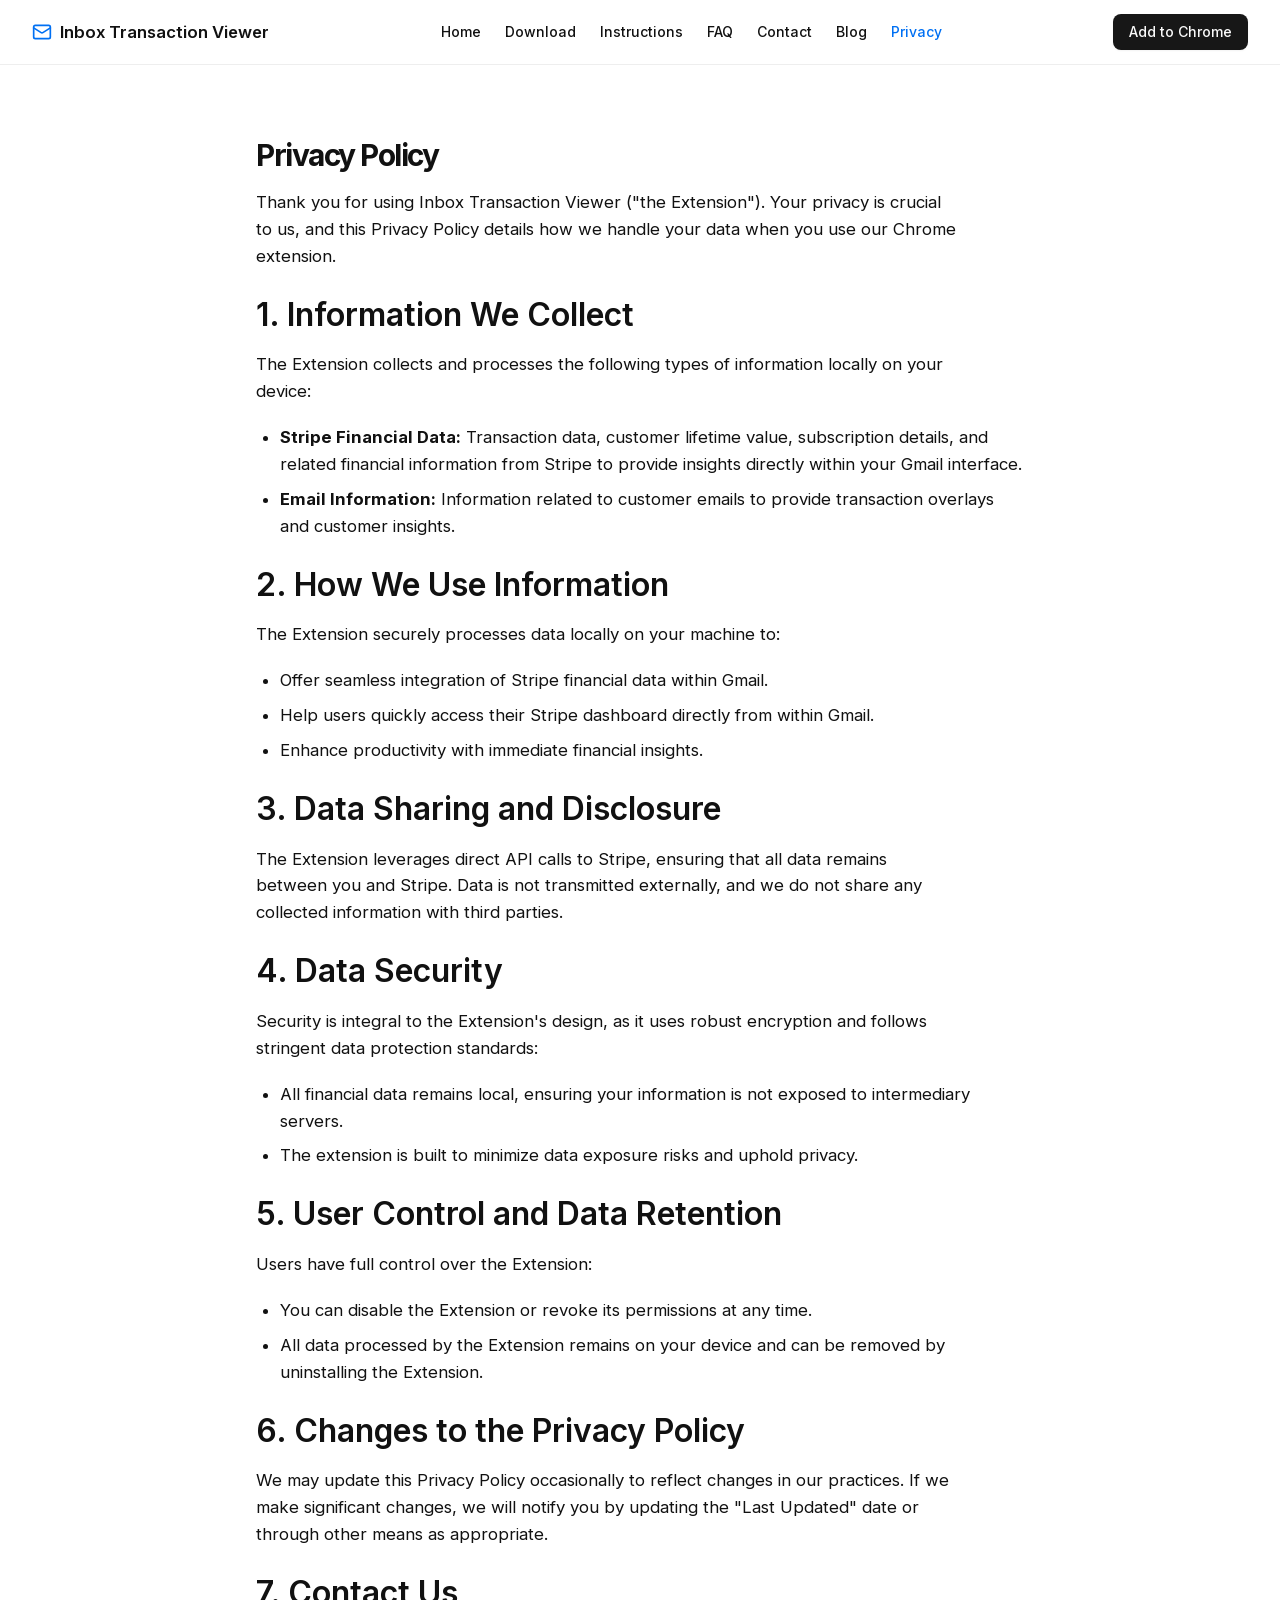
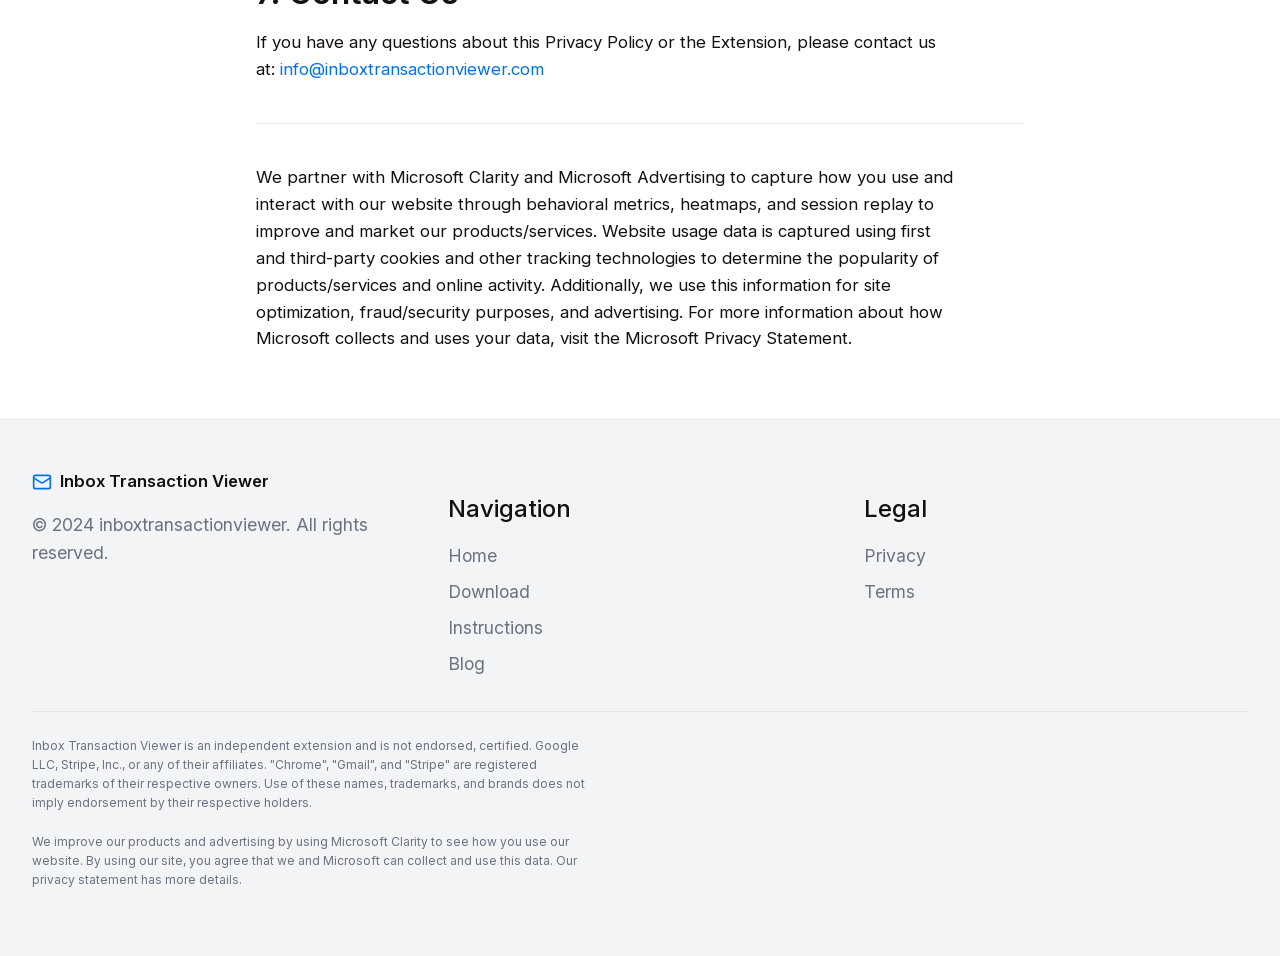
<file: inbox-transaction-viewer/privacy/index.html>
<!DOCTYPE html><html lang="en"><head><meta charSet="utf-8"/><meta name="viewport" content="width=device-width, initial-scale=1"/><link rel="preload" href="/inbox-transaction-viewer/_next/static/media/e4af272ccee01ff0-s.p.woff2" as="font" crossorigin="" type="font/woff2"/><link rel="stylesheet" href="/inbox-transaction-viewer/_next/static/css/424b1697a7e88cb5.css" data-precedence="next"/><link rel="preload" as="script" fetchPriority="low" href="/inbox-transaction-viewer/_next/static/chunks/webpack-598a46ca55271ab0.js"/><script src="/inbox-transaction-viewer/_next/static/chunks/03d98117-a367c9f063e8e80e.js" async=""></script><script src="/inbox-transaction-viewer/_next/static/chunks/334-56c13f7c68e62901.js" async=""></script><script src="/inbox-transaction-viewer/_next/static/chunks/main-app-8c2ddc4d3793aa0e.js" async=""></script><script src="/inbox-transaction-viewer/_next/static/chunks/app/layout-a2f8648fe1aba064.js" async=""></script><script src="/inbox-transaction-viewer/_next/static/chunks/226-55c731de000582e7.js" async=""></script><script src="/inbox-transaction-viewer/_next/static/chunks/app/privacy/page-d898128da0723f5c.js" async=""></script><link rel="preload" href="https://www.googletagmanager.com/gtag/js?id=G-8CDC4BNWDF" as="script"/><meta name="next-size-adjust" content=""/><link rel="icon" href="/inbox-transaction-viewer/favicon.ico" sizes="any"/><link rel="icon" type="image/svg+xml" href="/inbox-transaction-viewer/mail-icon.svg"/><link rel="apple-touch-icon" href="/inbox-transaction-viewer/mail-icon-large.svg"/><title>Privacy Policy | Inbox Transaction Viewer</title><meta name="description" content="Privacy policy for the Inbox Transaction Viewer Chrome extension, detailing how we handle your data and privacy."/><meta name="author" content="Inbox Transaction Viewer Team"/><link rel="manifest" href="/inbox-transaction-viewer/site.webmanifest"/><meta name="keywords" content="gmail extension,stripe integration,customer service,email productivity,transaction viewer"/><meta name="creator" content="Inbox Transaction Viewer"/><meta name="publisher" content="Inbox Transaction Viewer"/><meta name="robots" content="index, follow"/><link rel="canonical" href="https://ipekai.com/inbox-transaction-viewer/privacy/"/><meta property="og:title" content="Privacy Policy | Inbox Transaction Viewer"/><meta property="og:description" content="Privacy policy for the Inbox Transaction Viewer Chrome extension, detailing how we handle your data and privacy."/><meta property="og:url" content="https://ipekai.com/inbox-transaction-viewer/privacy/"/><meta property="og:image" content="https://ipekai.com/inbox-transaction-viewer/og-image.png"/><meta name="twitter:card" content="summary_large_image"/><meta name="twitter:title" content="Privacy Policy | Inbox Transaction Viewer"/><meta name="twitter:description" content="Privacy policy for the Inbox Transaction Viewer Chrome extension, detailing how we handle your data and privacy."/><meta name="twitter:image" content="https://ipekai.com/inbox-transaction-viewer/og-image.png"/><link rel="icon" href="/inbox-transaction-viewer/favicon.ico" type="image/x-icon" sizes="16x16"/><script>(self.__next_s=self.__next_s||[]).push([0,{"children":"\n            (function() {\n              // Add preconnect for Google Fonts\n              var link = document.createElement('link');\n              link.rel = 'preconnect';\n              link.href = 'https://fonts.googleapis.com';\n              document.head.appendChild(link);\n              \n              var link2 = document.createElement('link');\n              link2.rel = 'preconnect';\n              link2.href = 'https://fonts.gstatic.com';\n              link2.crossOrigin = 'anonymous';\n              document.head.appendChild(link2);\n              \n              // Add critical CSS inline\n              var style = document.createElement('style');\n              style.innerHTML = `\n                body {\n                  font-family: 'Inter', -apple-system, BlinkMacSystemFont, 'Segoe UI', Roboto, Oxygen, Ubuntu, Cantarell, 'Open Sans', 'Helvetica Neue', sans-serif;\n                  margin: 0;\n                  padding: 0;\n                  color: #111;\n                  background-color: #fff;\n                  font-size: 1.05rem;\n                  line-height: 1.6;\n                }\n                \n                .transparent-container {\n                  background-color: rgba(255, 255, 255, 0.8);\n                  backdrop-filter: blur(10px);\n                  -webkit-backdrop-filter: blur(10px);\n                  border: 1px solid rgba(255, 255, 255, 0.2);\n                }\n                \n                .transparent-image {\n                  max-width: 100%;\n                  height: auto;\n                  display: block;\n                }\n                \n                [class*=\"rounded-xl\"], [class*=\"rounded-lg\"] {\n                  overflow: hidden;\n                }\n                \n                img {\n                  max-width: 100%;\n                  height: auto;\n                }\n                \n                .container {\n                  width: 100%;\n                  max-width: 1400px;\n                  margin: 0 auto;\n                  padding: 0 2rem;\n                }\n                \n                header {\n                  position: sticky;\n                  top: 0;\n                  z-index: 50;\n                  width: 100%;\n                  border-bottom: 1px solid #eee;\n                  background-color: rgba(255, 255, 255, 0.95);\n                  backdrop-filter: blur(10px);\n                  -webkit-backdrop-filter: blur(10px);\n                }\n                \n                .flex { display: flex; }\n                .items-center { align-items: center; }\n                .justify-between { justify-content: space-between; }\n                .justify-center { justify-content: center; }\n                .gap-2 { gap: 0.5rem; }\n                .gap-4 { gap: 1rem; }\n                .gap-6 { gap: 1.5rem; }\n                .text-3xl { font-size: 1.875rem; line-height: 2.25rem; }\n                .font-bold { font-weight: 700; }\n                .py-12 { padding-top: 3rem; padding-bottom: 3rem; }\n                .py-20 { padding-top: 5rem; padding-bottom: 5rem; }\n                .grid { display: grid; }\n                .grid-cols-2 { grid-template-columns: repeat(2, minmax(0, 1fr)); }\n                .grid-cols-3 { grid-template-columns: repeat(3, minmax(0, 1fr)); }\n                .rounded-lg { border-radius: 0.5rem; }\n                .border { border: 1px solid #eee; }\n                .p-6 { padding: 1.5rem; }\n                .shadow-sm { box-shadow: 0 1px 2px 0 rgba(0, 0, 0, 0.05); }\n                .bg-background { background-color: #fff; }\n                .text-xl { font-size: 1.25rem; line-height: 1.75rem; }\n                .font-semibold { font-weight: 600; }\n                .text-primary { color: #0070f3; }\n                .text-muted-foreground { color: #6b7280; }\n                \n                @media (max-width: 768px) {\n                  .grid-cols-2, .grid-cols-3 {\n                    grid-template-columns: 1fr;\n                  }\n                }\n              `;\n              document.head.appendChild(style);\n              \n              // Force reload CSS if it's not applied correctly\n              setTimeout(function() {\n                var links = document.querySelectorAll('link[rel=\"stylesheet\"]');\n                links.forEach(function(link) {\n                  var href = link.getAttribute('href');\n                  if (href) {\n                    link.setAttribute('href', href + '?t=' + new Date().getTime());\n                  }\n                });\n              }, 500);\n            })();\n          ","id":"fix-styles"}])</script><script src="/inbox-transaction-viewer/_next/static/chunks/polyfills-42372ed130431b0a.js" noModule=""></script></head><body class="__className_fd5a2e"><div class="flex min-h-screen flex-col"><header class="sticky top-0 z-50 w-full border-b border-border/40 bg-background/95 backdrop-blur supports-[backdrop-filter]:bg-background/60"><div class="container flex h-16 items-center justify-between max-w-7xl mx-auto px-4 md:px-6"><div class="flex items-center gap-2 font-semibold"><svg xmlns="http://www.w3.org/2000/svg" width="24" height="24" viewBox="0 0 24 24" fill="none" stroke="currentColor" stroke-width="2" stroke-linecap="round" stroke-linejoin="round" class="lucide lucide-mail h-5 w-5 text-primary"><rect width="20" height="16" x="2" y="4" rx="2"></rect><path d="m22 7-8.97 5.7a1.94 1.94 0 0 1-2.06 0L2 7"></path></svg><span>Inbox Transaction Viewer</span></div><nav class="hidden md:flex gap-6"><a class="text-sm font-medium hover:text-primary" href="/inbox-transaction-viewer/">Home</a><a class="text-sm font-medium hover:text-primary" href="/inbox-transaction-viewer/#download">Download</a><a class="text-sm font-medium hover:text-primary" href="/inbox-transaction-viewer/#instructions">Instructions</a><a class="text-sm font-medium hover:text-primary" href="/inbox-transaction-viewer/#faq">FAQ</a><a class="text-sm font-medium hover:text-primary" href="/inbox-transaction-viewer/#contact">Contact</a><a class="text-sm font-medium hover:text-primary" href="/inbox-transaction-viewer/blog/">Blog</a><a class="text-sm font-medium text-primary" href="/inbox-transaction-viewer/privacy/">Privacy</a></nav><a data-slot="button" class="inline-flex items-center justify-center gap-2 whitespace-nowrap rounded-md text-sm font-medium transition-[color,box-shadow] disabled:pointer-events-none disabled:opacity-50 [&amp;_svg]:pointer-events-none [&amp;_svg:not([class*=&#x27;size-&#x27;])]:size-4 shrink-0 [&amp;_svg]:shrink-0 outline-none focus-visible:border-ring focus-visible:ring-ring/50 focus-visible:ring-[3px] aria-invalid:ring-destructive/20 dark:aria-invalid:ring-destructive/40 aria-invalid:border-destructive bg-primary text-primary-foreground shadow-xs hover:bg-primary/90 h-9 px-4 py-2 has-[&gt;svg]:px-3" href="https://chromewebstore.google.com/detail/inboxtransactionviewer/mailfnnagpmjbhpajaccjnhecaccceak?hl=en&amp;authuser=0">Add to Chrome</a></div></header><main class="flex-1 py-12 md:py-16"><div class="container max-w-7xl mx-auto px-4 md:px-6"><div class="max-w-3xl mx-auto"><h1 class="text-3xl font-bold tracking-tighter sm:text-4xl md:text-5xl mb-6">Privacy Policy</h1><div class="prose prose-gray max-w-none"><p class="mb-6">Thank you for using Inbox Transaction Viewer (&quot;the Extension&quot;). Your privacy is crucial to us, and this Privacy Policy details how we handle your data when you use our Chrome extension.</p><h2 class="text-2xl font-semibold mt-8 mb-4">1. Information We Collect</h2><p class="mb-4">The Extension collects and processes the following types of information locally on your device:</p><ul class="list-disc pl-6 mb-6 space-y-2"><li><strong>Stripe Financial Data:</strong> Transaction data, customer lifetime value, subscription details, and related financial information from Stripe to provide insights directly within your Gmail interface.</li><li><strong>Email Information:</strong> Information related to customer emails to provide transaction overlays and customer insights.</li></ul><h2 class="text-2xl font-semibold mt-8 mb-4">2. How We Use Information</h2><p class="mb-4">The Extension securely processes data locally on your machine to:</p><ul class="list-disc pl-6 mb-6 space-y-2"><li>Offer seamless integration of Stripe financial data within Gmail.</li><li>Help users quickly access their Stripe dashboard directly from within Gmail.</li><li>Enhance productivity with immediate financial insights.</li></ul><h2 class="text-2xl font-semibold mt-8 mb-4">3. Data Sharing and Disclosure</h2><p class="mb-6">The Extension leverages direct API calls to Stripe, ensuring that all data remains between you and Stripe. Data is not transmitted externally, and we do not share any collected information with third parties.</p><h2 class="text-2xl font-semibold mt-8 mb-4">4. Data Security</h2><p class="mb-4">Security is integral to the Extension&#x27;s design, as it uses robust encryption and follows stringent data protection standards:</p><ul class="list-disc pl-6 mb-6 space-y-2"><li>All financial data remains local, ensuring your information is not exposed to intermediary servers.</li><li>The extension is built to minimize data exposure risks and uphold privacy.</li></ul><h2 class="text-2xl font-semibold mt-8 mb-4">5. User Control and Data Retention</h2><p class="mb-4">Users have full control over the Extension:</p><ul class="list-disc pl-6 mb-6 space-y-2"><li>You can disable the Extension or revoke its permissions at any time.</li><li>All data processed by the Extension remains on your device and can be removed by uninstalling the Extension.</li></ul><h2 class="text-2xl font-semibold mt-8 mb-4">6. Changes to the Privacy Policy</h2><p class="mb-6">We may update this Privacy Policy occasionally to reflect changes in our practices. If we make significant changes, we will notify you by updating the &quot;Last Updated&quot; date or through other means as appropriate.</p><h2 class="text-2xl font-semibold mt-8 mb-4">7. Contact Us</h2><p class="mb-6">If you have any questions about this Privacy Policy or the Extension, please contact us at:<!-- --> <a href="mailto:info@inboxtransactionviewer.com" class="text-primary hover:underline">info@inboxtransactionviewer.com</a></p><hr class="my-10 border-gray-200"/><p class="mb-6">We partner with Microsoft Clarity and Microsoft Advertising to capture how you use and interact with our website through behavioral metrics, heatmaps, and session replay to improve and market our products/services. Website usage data is captured using first and third-party cookies and other tracking technologies to determine the popularity of products/services and online activity. Additionally, we use this information for site optimization, fraud/security purposes, and advertising. For more information about how Microsoft collects and uses your data, visit the Microsoft Privacy Statement.</p></div></div></div></main><footer class="border-t py-12 md:py-16 bg-gray-100 w-full"><div class="container max-w-7xl mx-auto px-4 md:px-6"><div class="grid grid-cols-1 md:grid-cols-3 gap-8 mb-8"><div><div class="flex items-center gap-2 font-semibold mb-4"><svg xmlns="http://www.w3.org/2000/svg" width="24" height="24" viewBox="0 0 24 24" fill="none" stroke="currentColor" stroke-width="2" stroke-linecap="round" stroke-linejoin="round" class="lucide lucide-mail h-5 w-5 text-primary"><rect width="20" height="16" x="2" y="4" rx="2"></rect><path d="m22 7-8.97 5.7a1.94 1.94 0 0 1-2.06 0L2 7"></path></svg><span>Inbox Transaction Viewer</span></div><p class="text-sm text-muted-foreground">© 2024 inboxtransactionviewer. All rights reserved.</p></div><div><h3 class="font-medium mb-4">Navigation</h3><ul class="space-y-2"><li><a class="text-sm text-muted-foreground hover:text-primary" href="/inbox-transaction-viewer/">Home</a></li><li><a class="text-sm text-muted-foreground hover:text-primary" href="/inbox-transaction-viewer/#download">Download</a></li><li><a class="text-sm text-muted-foreground hover:text-primary" href="/inbox-transaction-viewer/#instructions">Instructions</a></li><li><a class="text-sm text-muted-foreground hover:text-primary" href="/inbox-transaction-viewer/blog/">Blog</a></li></ul></div><div><h3 class="font-medium mb-4">Legal</h3><ul class="space-y-2"><li><a class="text-sm text-muted-foreground hover:text-primary" href="/inbox-transaction-viewer/privacy/">Privacy</a></li><li><a class="text-sm text-muted-foreground hover:text-primary" href="#">Terms</a></li></ul></div></div><div class="border-t pt-6"><p class="text-xs text-muted-foreground mb-3" style="font-size:0.75rem">Inbox Transaction Viewer is an independent extension and is not endorsed, certified. Google LLC, Stripe, Inc., or any of their affiliates. &quot;Chrome&quot;, &quot;Gmail&quot;, and &quot;Stripe&quot; are registered trademarks of their respective owners. Use of these names, trademarks, and brands does not imply endorsement by their respective holders.</p><p class="text-xs text-muted-foreground" style="font-size:0.75rem">We improve our products and advertising by using Microsoft Clarity to see how you use our website. By using our site, you agree that we and Microsoft can collect and use this data. Our privacy statement has more details.</p></div></div></footer></div><script src="/inbox-transaction-viewer/_next/static/chunks/webpack-598a46ca55271ab0.js" async=""></script><script>(self.__next_f=self.__next_f||[]).push([0])</script><script>self.__next_f.push([1,"1:\"$Sreact.fragment\"\n2:I[3507,[\"177\",\"static/chunks/app/layout-a2f8648fe1aba064.js\"],\"\"]\n4:I[747,[],\"\"]\n5:I[2023,[],\"\"]\n6:I[8226,[\"226\",\"static/chunks/226-55c731de000582e7.js\",\"877\",\"static/chunks/app/privacy/page-d898128da0723f5c.js\"],\"\"]\n7:I[2249,[],\"OutletBoundary\"]\na:I[2249,[],\"ViewportBoundary\"]\nc:I[2249,[],\"MetadataBoundary\"]\ne:I[9614,[],\"\"]\n:HL[\"/inbox-transaction-viewer/_next/static/media/e4af272ccee01ff0-s.p.woff2\",\"font\",{\"crossOrigin\":\"\",\"type\":\"font/woff2\"}]\n:HL[\"/inbox-transaction-viewer/_next/static/css/424b1697a7e88cb5.css\",\"style\"]\n3:T11be,"])</script><script>self.__next_f.push([1,"\n            (function() {\n              // Add preconnect for Google Fonts\n              var link = document.createElement('link');\n              link.rel = 'preconnect';\n              link.href = 'https://fonts.googleapis.com';\n              document.head.appendChild(link);\n              \n              var link2 = document.createElement('link');\n              link2.rel = 'preconnect';\n              link2.href = 'https://fonts.gstatic.com';\n              link2.crossOrigin = 'anonymous';\n              document.head.appendChild(link2);\n              \n              // Add critical CSS inline\n              var style = document.createElement('style');\n              style.innerHTML = `\n                body {\n                  font-family: 'Inter', -apple-system, BlinkMacSystemFont, 'Segoe UI', Roboto, Oxygen, Ubuntu, Cantarell, 'Open Sans', 'Helvetica Neue', sans-serif;\n                  margin: 0;\n                  padding: 0;\n                  color: #111;\n                  background-color: #fff;\n                  font-size: 1.05rem;\n                  line-height: 1.6;\n                }\n                \n                .transparent-container {\n                  background-color: rgba(255, 255, 255, 0.8);\n                  backdrop-filter: blur(10px);\n                  -webkit-backdrop-filter: blur(10px);\n                  border: 1px solid rgba(255, 255, 255, 0.2);\n                }\n                \n                .transparent-image {\n                  max-width: 100%;\n                  height: auto;\n                  display: block;\n                }\n                \n                [class*=\"rounded-xl\"], [class*=\"rounded-lg\"] {\n                  overflow: hidden;\n                }\n                \n                img {\n                  max-width: 100%;\n                  height: auto;\n                }\n                \n                .container {\n                  width: 100%;\n                  max-width: 1400px;\n                  margin: 0 auto;\n                  padding: 0 2rem;\n                }\n                \n                header {\n                  position: sticky;\n                  top: 0;\n                  z-index: 50;\n                  width: 100%;\n                  border-bottom: 1px solid #eee;\n                  background-color: rgba(255, 255, 255, 0.95);\n                  backdrop-filter: blur(10px);\n                  -webkit-backdrop-filter: blur(10px);\n                }\n                \n                .flex { display: flex; }\n                .items-center { align-items: center; }\n                .justify-between { justify-content: space-between; }\n                .justify-center { justify-content: center; }\n                .gap-2 { gap: 0.5rem; }\n                .gap-4 { gap: 1rem; }\n                .gap-6 { gap: 1.5rem; }\n                .text-3xl { font-size: 1.875rem; line-height: 2.25rem; }\n                .font-bold { font-weight: 700; }\n                .py-12 { padding-top: 3rem; padding-bottom: 3rem; }\n                .py-20 { padding-top: 5rem; padding-bottom: 5rem; }\n                .grid { display: grid; }\n                .grid-cols-2 { grid-template-columns: repeat(2, minmax(0, 1fr)); }\n                .grid-cols-3 { grid-template-columns: repeat(3, minmax(0, 1fr)); }\n                .rounded-lg { border-radius: 0.5rem; }\n                .border { border: 1px solid #eee; }\n                .p-6 { padding: 1.5rem; }\n                .shadow-sm { box-shadow: 0 1px 2px 0 rgba(0, 0, 0, 0.05); }\n                .bg-background { background-color: #fff; }\n                .text-xl { font-size: 1.25rem; line-height: 1.75rem; }\n                .font-semibold { font-weight: 600; }\n                .text-primary { color: #0070f3; }\n                .text-muted-foreground { color: #6b7280; }\n                \n                @media (max-width: 768px) {\n                  .grid-cols-2, .grid-cols-3 {\n                    grid-template-columns: 1fr;\n                  }\n                }\n              `;\n              document.head.appendChild(style);\n              \n              // Force reload CSS if it's not applied correctly\n              setTimeout(function() {\n                var links = document.querySelectorAll('link[rel=\"stylesheet\"]');\n                links.forEach(function(link) {\n                  var href = link.getAttribute('href');\n                  if (href) {\n                    link.setAttribute('href', href + '?t=' + new Date().getTime());\n                  }\n                });\n              }, 500);\n            })();\n          "])</script><script>self.__next_f.push([1,"0:{\"P\":null,\"b\":\"zOcinbqQCklOlipovfV4E\",\"p\":\"/inbox-transaction-viewer\",\"c\":[\"\",\"privacy\",\"\"],\"i\":false,\"f\":[[[\"\",{\"children\":[\"privacy\",{\"children\":[\"__PAGE__\",{}]}]},\"$undefined\",\"$undefined\",true],[\"\",[\"$\",\"$1\",\"c\",{\"children\":[[[\"$\",\"link\",\"0\",{\"rel\":\"stylesheet\",\"href\":\"/inbox-transaction-viewer/_next/static/css/424b1697a7e88cb5.css\",\"precedence\":\"next\",\"crossOrigin\":\"$undefined\",\"nonce\":\"$undefined\"}]],[\"$\",\"html\",null,{\"lang\":\"en\",\"children\":[[\"$\",\"head\",null,{\"children\":[[\"$\",\"link\",null,{\"rel\":\"icon\",\"href\":\"/inbox-transaction-viewer/favicon.ico\",\"sizes\":\"any\"}],[\"$\",\"link\",null,{\"rel\":\"icon\",\"type\":\"image/svg+xml\",\"href\":\"/inbox-transaction-viewer/mail-icon.svg\"}],[\"$\",\"link\",null,{\"rel\":\"apple-touch-icon\",\"href\":\"/inbox-transaction-viewer/mail-icon-large.svg\"}],[\"$\",\"$L2\",null,{\"id\":\"microsoft-clarity\",\"strategy\":\"afterInteractive\",\"children\":\"\\n            (function(c,l,a,r,i,t,y){\\n                c[a]=c[a]||function(){(c[a].q=c[a].q||[]).push(arguments)};\\n                t=l.createElement(r);t.async=1;t.src=\\\"https://www.clarity.ms/tag/\\\"+i;\\n                y=l.getElementsByTagName(r)[0];y.parentNode.insertBefore(t,y);\\n            })(window, document, \\\"clarity\\\", \\\"script\\\", \\\"m9cvuprzdq\\\");\\n          \"}],[\"$\",\"$L2\",null,{\"src\":\"https://www.googletagmanager.com/gtag/js?id=G-8CDC4BNWDF\",\"strategy\":\"afterInteractive\"}],[\"$\",\"$L2\",null,{\"id\":\"google-analytics\",\"strategy\":\"afterInteractive\",\"children\":\"\\n            window.dataLayer = window.dataLayer || [];\\n            function gtag(){dataLayer.push(arguments);}\\n            gtag('js', new Date());\\n            gtag('config', 'G-8CDC4BNWDF');\\n          \"}],[\"$\",\"$L2\",null,{\"id\":\"fix-styles\",\"strategy\":\"beforeInteractive\",\"children\":\"$3\"}]]}],[\"$\",\"body\",null,{\"className\":\"__className_fd5a2e\",\"children\":[\"$\",\"$L4\",null,{\"parallelRouterKey\":\"children\",\"error\":\"$undefined\",\"errorStyles\":\"$undefined\",\"errorScripts\":\"$undefined\",\"template\":[\"$\",\"$L5\",null,{}],\"templateStyles\":\"$undefined\",\"templateScripts\":\"$undefined\",\"notFound\":[[[\"$\",\"title\",null,{\"children\":\"404: This page could not be found.\"}],[\"$\",\"div\",null,{\"style\":{\"fontFamily\":\"system-ui,\\\"Segoe UI\\\",Roboto,Helvetica,Arial,sans-serif,\\\"Apple Color Emoji\\\",\\\"Segoe UI Emoji\\\"\",\"height\":\"100vh\",\"textAlign\":\"center\",\"display\":\"flex\",\"flexDirection\":\"column\",\"alignItems\":\"center\",\"justifyContent\":\"center\"},\"children\":[\"$\",\"div\",null,{\"children\":[[\"$\",\"style\",null,{\"dangerouslySetInnerHTML\":{\"__html\":\"body{color:#000;background:#fff;margin:0}.next-error-h1{border-right:1px solid rgba(0,0,0,.3)}@media (prefers-color-scheme:dark){body{color:#fff;background:#000}.next-error-h1{border-right:1px solid rgba(255,255,255,.3)}}\"}}],[\"$\",\"h1\",null,{\"className\":\"next-error-h1\",\"style\":{\"display\":\"inline-block\",\"margin\":\"0 20px 0 0\",\"padding\":\"0 23px 0 0\",\"fontSize\":24,\"fontWeight\":500,\"verticalAlign\":\"top\",\"lineHeight\":\"49px\"},\"children\":404}],[\"$\",\"div\",null,{\"style\":{\"display\":\"inline-block\"},\"children\":[\"$\",\"h2\",null,{\"style\":{\"fontSize\":14,\"fontWeight\":400,\"lineHeight\":\"49px\",\"margin\":0},\"children\":\"This page could not be found.\"}]}]]}]}]],\"$undefined\",[]],\"forbidden\":\"$undefined\",\"unauthorized\":\"$undefined\"}]}]]}]]}],{\"children\":[\"privacy\",[\"$\",\"$1\",\"c\",{\"children\":[null,[\"$\",\"$L4\",null,{\"parallelRouterKey\":\"children\",\"error\":\"$undefined\",\"errorStyles\":\"$undefined\",\"errorScripts\":\"$undefined\",\"template\":[\"$\",\"$L5\",null,{}],\"templateStyles\":\"$undefined\",\"templateScripts\":\"$undefined\",\"notFound\":\"$undefined\",\"forbidden\":\"$undefined\",\"unauthorized\":\"$undefined\"}]]}],{\"children\":[\"__PAGE__\",[\"$\",\"$1\",\"c\",{\"children\":[[\"$\",\"div\",null,{\"className\":\"flex min-h-screen flex-col\",\"children\":[[\"$\",\"header\",null,{\"className\":\"sticky top-0 z-50 w-full border-b border-border/40 bg-background/95 backdrop-blur supports-[backdrop-filter]:bg-background/60\",\"children\":[\"$\",\"div\",null,{\"className\":\"container flex h-16 items-center justify-between max-w-7xl mx-auto px-4 md:px-6\",\"children\":[[\"$\",\"div\",null,{\"className\":\"flex items-center gap-2 font-semibold\",\"children\":[[\"$\",\"svg\",null,{\"ref\":\"$undefined\",\"xmlns\":\"http://www.w3.org/2000/svg\",\"width\":24,\"height\":24,\"viewBox\":\"0 0 24 24\",\"fill\":\"none\",\"stroke\":\"currentColor\",\"strokeWidth\":2,\"strokeLinecap\":\"round\",\"strokeLinejoin\":\"round\",\"className\":\"lucide lucide-mail h-5 w-5 text-primary\",\"children\":[[\"$\",\"rect\",\"18n3k1\",{\"width\":\"20\",\"height\":\"16\",\"x\":\"2\",\"y\":\"4\",\"rx\":\"2\"}],[\"$\",\"path\",\"1ocrg3\",{\"d\":\"m22 7-8.97 5.7a1.94 1.94 0 0 1-2.06 0L2 7\"}],\"$undefined\"]}],[\"$\",\"span\",null,{\"children\":\"Inbox Transaction Viewer\"}]]}],[\"$\",\"nav\",null,{\"className\":\"hidden md:flex gap-6\",\"children\":[[\"$\",\"$L6\",null,{\"href\":\"/\",\"className\":\"text-sm font-medium hover:text-primary\",\"children\":\"Home\"}],[\"$\",\"$L6\",null,{\"href\":\"/#download\",\"className\":\"text-sm font-medium hover:text-primary\",\"children\":\"Download\"}],[\"$\",\"$L6\",null,{\"href\":\"/#instructions\",\"className\":\"text-sm font-medium hover:text-primary\",\"children\":\"Instructions\"}],[\"$\",\"$L6\",null,{\"href\":\"/#faq\",\"className\":\"text-sm font-medium hover:text-primary\",\"children\":\"FAQ\"}],[\"$\",\"$L6\",null,{\"href\":\"/#contact\",\"className\":\"text-sm font-medium hover:text-primary\",\"children\":\"Contact\"}],[\"$\",\"$L6\",null,{\"href\":\"/blog\",\"className\":\"text-sm font-medium hover:text-primary\",\"children\":\"Blog\"}],[\"$\",\"$L6\",null,{\"href\":\"/privacy\",\"className\":\"text-sm font-medium text-primary\",\"children\":\"Privacy\"}]]}],[\"$\",\"$L6\",null,{\"href\":\"https://chromewebstore.google.com/detail/inboxtransactionviewer/mailfnnagpmjbhpajaccjnhecaccceak?hl=en\u0026authuser=0\",\"children\":\"Add to Chrome\",\"data-slot\":\"button\",\"className\":\"inline-flex items-center justify-center gap-2 whitespace-nowrap rounded-md text-sm font-medium transition-[color,box-shadow] disabled:pointer-events-none disabled:opacity-50 [\u0026_svg]:pointer-events-none [\u0026_svg:not([class*='size-'])]:size-4 shrink-0 [\u0026_svg]:shrink-0 outline-none focus-visible:border-ring focus-visible:ring-ring/50 focus-visible:ring-[3px] aria-invalid:ring-destructive/20 dark:aria-invalid:ring-destructive/40 aria-invalid:border-destructive bg-primary text-primary-foreground shadow-xs hover:bg-primary/90 h-9 px-4 py-2 has-[\u003esvg]:px-3\",\"ref\":null}]]}]}],[\"$\",\"main\",null,{\"className\":\"flex-1 py-12 md:py-16\",\"children\":[\"$\",\"div\",null,{\"className\":\"container max-w-7xl mx-auto px-4 md:px-6\",\"children\":[\"$\",\"div\",null,{\"className\":\"max-w-3xl mx-auto\",\"children\":[[\"$\",\"h1\",null,{\"className\":\"text-3xl font-bold tracking-tighter sm:text-4xl md:text-5xl mb-6\",\"children\":\"Privacy Policy\"}],[\"$\",\"div\",null,{\"className\":\"prose prose-gray max-w-none\",\"children\":[[\"$\",\"p\",null,{\"className\":\"mb-6\",\"children\":\"Thank you for using Inbox Transaction Viewer (\\\"the Extension\\\"). Your privacy is crucial to us, and this Privacy Policy details how we handle your data when you use our Chrome extension.\"}],[\"$\",\"h2\",null,{\"className\":\"text-2xl font-semibold mt-8 mb-4\",\"children\":\"1. Information We Collect\"}],[\"$\",\"p\",null,{\"className\":\"mb-4\",\"children\":\"The Extension collects and processes the following types of information locally on your device:\"}],[\"$\",\"ul\",null,{\"className\":\"list-disc pl-6 mb-6 space-y-2\",\"children\":[[\"$\",\"li\",null,{\"children\":[[\"$\",\"strong\",null,{\"children\":\"Stripe Financial Data:\"}],\" Transaction data, customer lifetime value, subscription details, and related financial information from Stripe to provide insights directly within your Gmail interface.\"]}],[\"$\",\"li\",null,{\"children\":[[\"$\",\"strong\",null,{\"children\":\"Email Information:\"}],\" Information related to customer emails to provide transaction overlays and customer insights.\"]}]]}],[\"$\",\"h2\",null,{\"className\":\"text-2xl font-semibold mt-8 mb-4\",\"children\":\"2. How We Use Information\"}],[\"$\",\"p\",null,{\"className\":\"mb-4\",\"children\":\"The Extension securely processes data locally on your machine to:\"}],[\"$\",\"ul\",null,{\"className\":\"list-disc pl-6 mb-6 space-y-2\",\"children\":[[\"$\",\"li\",null,{\"children\":\"Offer seamless integration of Stripe financial data within Gmail.\"}],[\"$\",\"li\",null,{\"children\":\"Help users quickly access their Stripe dashboard directly from within Gmail.\"}],[\"$\",\"li\",null,{\"children\":\"Enhance productivity with immediate financial insights.\"}]]}],[\"$\",\"h2\",null,{\"className\":\"text-2xl font-semibold mt-8 mb-4\",\"children\":\"3. Data Sharing and Disclosure\"}],[\"$\",\"p\",null,{\"className\":\"mb-6\",\"children\":\"The Extension leverages direct API calls to Stripe, ensuring that all data remains between you and Stripe. Data is not transmitted externally, and we do not share any collected information with third parties.\"}],[\"$\",\"h2\",null,{\"className\":\"text-2xl font-semibold mt-8 mb-4\",\"children\":\"4. Data Security\"}],[\"$\",\"p\",null,{\"className\":\"mb-4\",\"children\":\"Security is integral to the Extension's design, as it uses robust encryption and follows stringent data protection standards:\"}],[\"$\",\"ul\",null,{\"className\":\"list-disc pl-6 mb-6 space-y-2\",\"children\":[[\"$\",\"li\",null,{\"children\":\"All financial data remains local, ensuring your information is not exposed to intermediary servers.\"}],[\"$\",\"li\",null,{\"children\":\"The extension is built to minimize data exposure risks and uphold privacy.\"}]]}],[\"$\",\"h2\",null,{\"className\":\"text-2xl font-semibold mt-8 mb-4\",\"children\":\"5. User Control and Data Retention\"}],[\"$\",\"p\",null,{\"className\":\"mb-4\",\"children\":\"Users have full control over the Extension:\"}],[\"$\",\"ul\",null,{\"className\":\"list-disc pl-6 mb-6 space-y-2\",\"children\":[[\"$\",\"li\",null,{\"children\":\"You can disable the Extension or revoke its permissions at any time.\"}],[\"$\",\"li\",null,{\"children\":\"All data processed by the Extension remains on your device and can be removed by uninstalling the Extension.\"}]]}],[\"$\",\"h2\",null,{\"className\":\"text-2xl font-semibold mt-8 mb-4\",\"children\":\"6. Changes to the Privacy Policy\"}],[\"$\",\"p\",null,{\"className\":\"mb-6\",\"children\":\"We may update this Privacy Policy occasionally to reflect changes in our practices. If we make significant changes, we will notify you by updating the \\\"Last Updated\\\" date or through other means as appropriate.\"}],[\"$\",\"h2\",null,{\"className\":\"text-2xl font-semibold mt-8 mb-4\",\"children\":\"7. Contact Us\"}],[\"$\",\"p\",null,{\"className\":\"mb-6\",\"children\":[\"If you have any questions about this Privacy Policy or the Extension, please contact us at:\",\" \",[\"$\",\"a\",null,{\"href\":\"mailto:info@inboxtransactionviewer.com\",\"className\":\"text-primary hover:underline\",\"children\":\"info@inboxtransactionviewer.com\"}]]}],[\"$\",\"hr\",null,{\"className\":\"my-10 border-gray-200\"}],[\"$\",\"p\",null,{\"className\":\"mb-6\",\"children\":\"We partner with Microsoft Clarity and Microsoft Advertising to capture how you use and interact with our website through behavioral metrics, heatmaps, and session replay to improve and market our products/services. Website usage data is captured using first and third-party cookies and other tracking technologies to determine the popularity of products/services and online activity. Additionally, we use this information for site optimization, fraud/security purposes, and advertising. For more information about how Microsoft collects and uses your data, visit the Microsoft Privacy Statement.\"}]]}]]}]}]}],[\"$\",\"footer\",null,{\"className\":\"border-t py-12 md:py-16 bg-gray-100 w-full\",\"children\":[\"$\",\"div\",null,{\"className\":\"container max-w-7xl mx-auto px-4 md:px-6\",\"children\":[[\"$\",\"div\",null,{\"className\":\"grid grid-cols-1 md:grid-cols-3 gap-8 mb-8\",\"children\":[[\"$\",\"div\",null,{\"children\":[[\"$\",\"div\",null,{\"className\":\"flex items-center gap-2 font-semibold mb-4\",\"children\":[[\"$\",\"svg\",null,{\"ref\":\"$undefined\",\"xmlns\":\"http://www.w3.org/2000/svg\",\"width\":24,\"height\":24,\"viewBox\":\"0 0 24 24\",\"fill\":\"none\",\"stroke\":\"currentColor\",\"strokeWidth\":2,\"strokeLinecap\":\"round\",\"strokeLinejoin\":\"round\",\"className\":\"lucide lucide-mail h-5 w-5 text-primary\",\"children\":[[\"$\",\"rect\",\"18n3k1\",{\"width\":\"20\",\"height\":\"16\",\"x\":\"2\",\"y\":\"4\",\"rx\":\"2\"}],[\"$\",\"path\",\"1ocrg3\",{\"d\":\"m22 7-8.97 5.7a1.94 1.94 0 0 1-2.06 0L2 7\"}],\"$undefined\"]}],[\"$\",\"span\",null,{\"children\":\"Inbox Transaction Viewer\"}]]}],[\"$\",\"p\",null,{\"className\":\"text-sm text-muted-foreground\",\"children\":\"© 2024 inboxtransactionviewer. All rights reserved.\"}]]}],[\"$\",\"div\",null,{\"children\":[[\"$\",\"h3\",null,{\"className\":\"font-medium mb-4\",\"children\":\"Navigation\"}],[\"$\",\"ul\",null,{\"className\":\"space-y-2\",\"children\":[[\"$\",\"li\",null,{\"children\":[\"$\",\"$L6\",null,{\"href\":\"/\",\"className\":\"text-sm text-muted-foreground hover:text-primary\",\"children\":\"Home\"}]}],[\"$\",\"li\",null,{\"children\":[\"$\",\"$L6\",null,{\"href\":\"/#download\",\"className\":\"text-sm text-muted-foreground hover:text-primary\",\"children\":\"Download\"}]}],[\"$\",\"li\",null,{\"children\":[\"$\",\"$L6\",null,{\"href\":\"/#instructions\",\"className\":\"text-sm text-muted-foreground hover:text-primary\",\"children\":\"Instructions\"}]}],[\"$\",\"li\",null,{\"children\":[\"$\",\"$L6\",null,{\"href\":\"/blog\",\"className\":\"text-sm text-muted-foreground hover:text-primary\",\"children\":\"Blog\"}]}]]}]]}],[\"$\",\"div\",null,{\"children\":[[\"$\",\"h3\",null,{\"className\":\"font-medium mb-4\",\"children\":\"Legal\"}],[\"$\",\"ul\",null,{\"className\":\"space-y-2\",\"children\":[[\"$\",\"li\",null,{\"children\":[\"$\",\"$L6\",null,{\"href\":\"/privacy\",\"className\":\"text-sm text-muted-foreground hover:text-primary\",\"children\":\"Privacy\"}]}],[\"$\",\"li\",null,{\"children\":[\"$\",\"$L6\",null,{\"href\":\"#\",\"className\":\"text-sm text-muted-foreground hover:text-primary\",\"children\":\"Terms\"}]}]]}]]}]]}],[\"$\",\"div\",null,{\"className\":\"border-t pt-6\",\"children\":[[\"$\",\"p\",null,{\"className\":\"text-xs text-muted-foreground mb-3\",\"style\":{\"fontSize\":\"0.75rem\"},\"children\":\"Inbox Transaction Viewer is an independent extension and is not endorsed, certified. Google LLC, Stripe, Inc., or any of their affiliates. \\\"Chrome\\\", \\\"Gmail\\\", and \\\"Stripe\\\" are registered trademarks of their respective owners. Use of these names, trademarks, and brands does not imply endorsement by their respective holders.\"}],[\"$\",\"p\",null,{\"className\":\"text-xs text-muted-foreground\",\"style\":{\"fontSize\":\"0.75rem\"},\"children\":\"We improve our products and advertising by using Microsoft Clarity to see how you use our website. By using our site, you agree that we and Microsoft can collect and use this data. Our privacy statement has more details.\"}]]}]]}]}]]}],\"$undefined\",null,[\"$\",\"$L7\",null,{\"children\":[\"$L8\",\"$L9\",null]}]]}],{},null,false]},null,false]},null,false],[\"$\",\"$1\",\"h\",{\"children\":[null,[\"$\",\"$1\",\"oJfJU0GvxYXUoj6Ovakmx\",{\"children\":[[\"$\",\"$La\",null,{\"children\":\"$Lb\"}],[\"$\",\"meta\",null,{\"name\":\"next-size-adjust\",\"content\":\"\"}]]}],[\"$\",\"$Lc\",null,{\"children\":\"$Ld\"}]]}],false]],\"m\":\"$undefined\",\"G\":[\"$e\",\"$undefined\"],\"s\":false,\"S\":true}\n"])</script><script>self.__next_f.push([1,"b:[[\"$\",\"meta\",\"0\",{\"charSet\":\"utf-8\"}],[\"$\",\"meta\",\"1\",{\"name\":\"viewport\",\"content\":\"width=device-width, initial-scale=1\"}]]\n8:null\n"])</script><script>self.__next_f.push([1,"9:null\nd:[[\"$\",\"title\",\"0\",{\"children\":\"Privacy Policy | Inbox Transaction Viewer\"}],[\"$\",\"meta\",\"1\",{\"name\":\"description\",\"content\":\"Privacy policy for the Inbox Transaction Viewer Chrome extension, detailing how we handle your data and privacy.\"}],[\"$\",\"meta\",\"2\",{\"name\":\"author\",\"content\":\"Inbox Transaction Viewer Team\"}],[\"$\",\"link\",\"3\",{\"rel\":\"manifest\",\"href\":\"/inbox-transaction-viewer/site.webmanifest\",\"crossOrigin\":\"$undefined\"}],[\"$\",\"meta\",\"4\",{\"name\":\"keywords\",\"content\":\"gmail extension,stripe integration,customer service,email productivity,transaction viewer\"}],[\"$\",\"meta\",\"5\",{\"name\":\"creator\",\"content\":\"Inbox Transaction Viewer\"}],[\"$\",\"meta\",\"6\",{\"name\":\"publisher\",\"content\":\"Inbox Transaction Viewer\"}],[\"$\",\"meta\",\"7\",{\"name\":\"robots\",\"content\":\"index, follow\"}],[\"$\",\"link\",\"8\",{\"rel\":\"canonical\",\"href\":\"https://ipekai.com/inbox-transaction-viewer/privacy/\"}],[\"$\",\"meta\",\"9\",{\"property\":\"og:title\",\"content\":\"Privacy Policy | Inbox Transaction Viewer\"}],[\"$\",\"meta\",\"10\",{\"property\":\"og:description\",\"content\":\"Privacy policy for the Inbox Transaction Viewer Chrome extension, detailing how we handle your data and privacy.\"}],[\"$\",\"meta\",\"11\",{\"property\":\"og:url\",\"content\":\"https://ipekai.com/inbox-transaction-viewer/privacy/\"}],[\"$\",\"meta\",\"12\",{\"property\":\"og:image\",\"content\":\"https://ipekai.com/inbox-transaction-viewer/og-image.png\"}],[\"$\",\"meta\",\"13\",{\"name\":\"twitter:card\",\"content\":\"summary_large_image\"}],[\"$\",\"meta\",\"14\",{\"name\":\"twitter:title\",\"content\":\"Privacy Policy | Inbox Transaction Viewer\"}],[\"$\",\"meta\",\"15\",{\"name\":\"twitter:description\",\"content\":\"Privacy policy for the Inbox Transaction Viewer Chrome extension, detailing how we handle your data and privacy.\"}],[\"$\",\"meta\",\"16\",{\"name\":\"twitter:image\",\"content\":\"https://ipekai.com/inbox-transaction-viewer/og-image.png\"}],[\"$\",\"link\",\"17\",{\"rel\":\"icon\",\"href\":\"/inbox-transaction-viewer/favicon.ico\",\"type\":\"image/x-icon\",\"sizes\":\"16x16\"}]]\n"])</script></body></html>
</file>
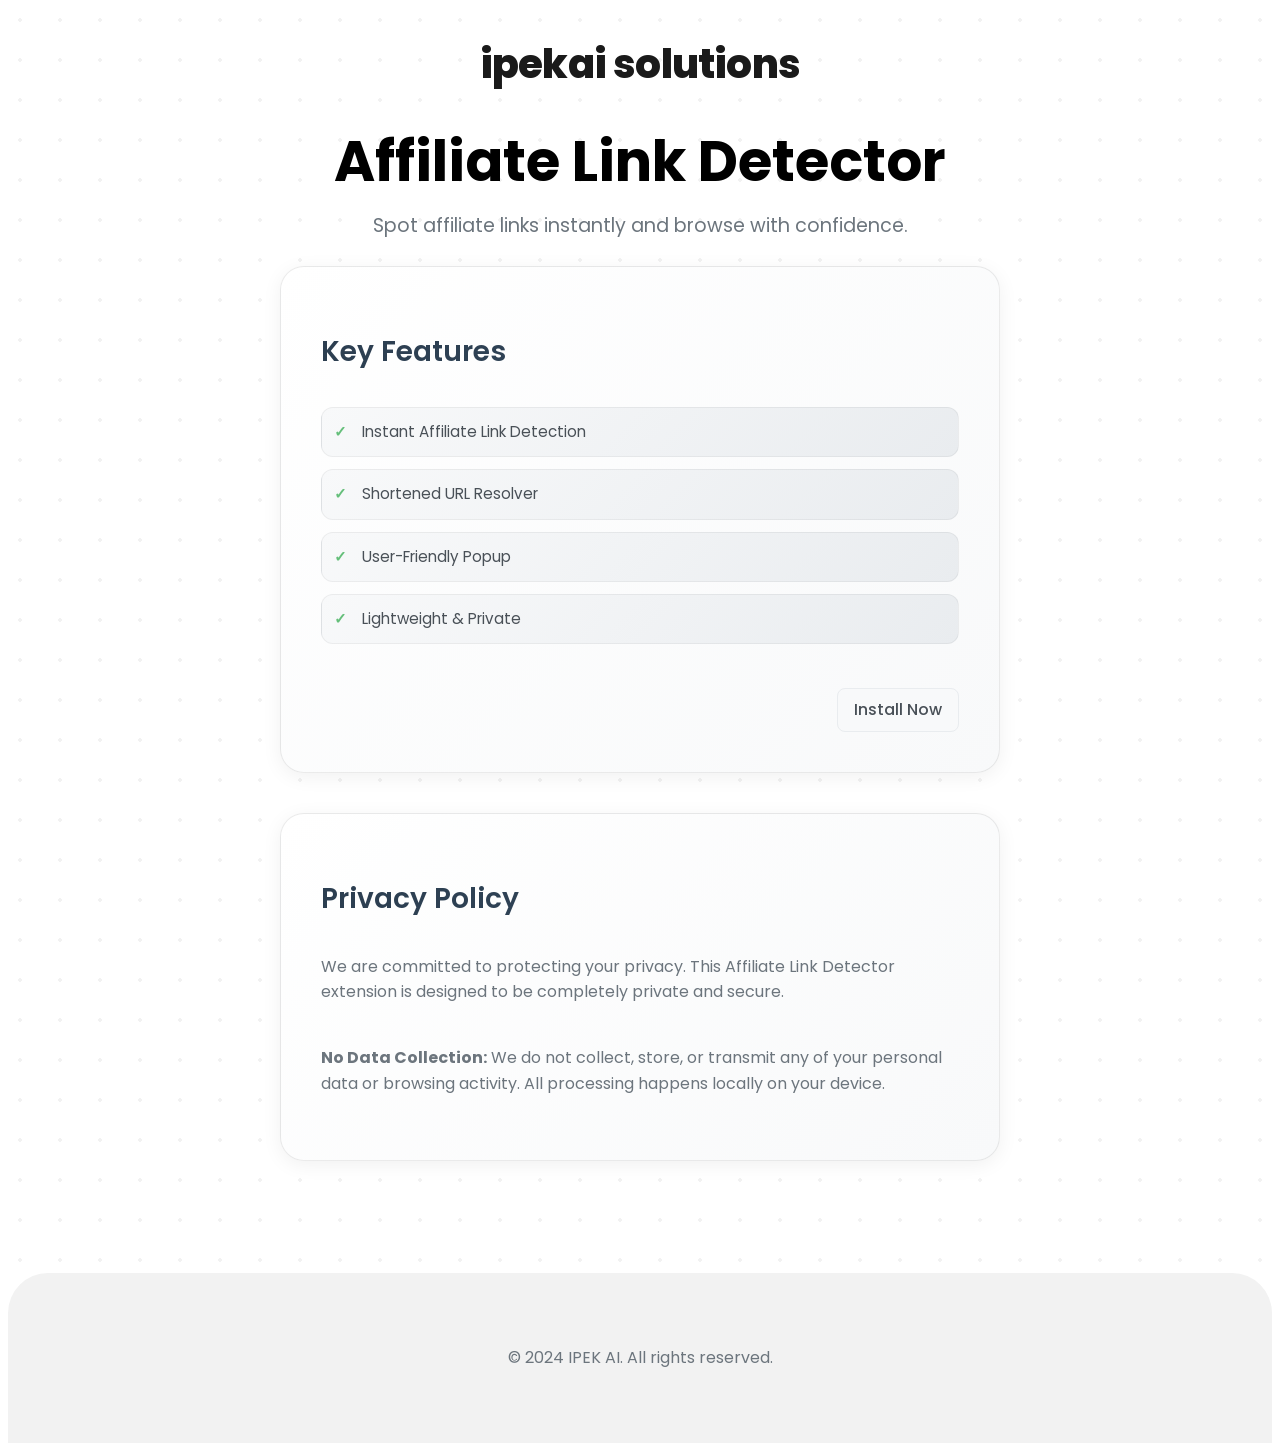
<file: affiliate-link-detector.html>
<!DOCTYPE html>
<html lang="en">
<head>
    <meta charset="UTF-8">
    <meta name="viewport" content="width=device-width, initial-scale=1.0">
    <title>Affiliate Link Detector - IPEK AI</title>
    <link href="https://fonts.googleapis.com/css2?family=Poppins:wght@300;400;500;600;700&display=swap" rel="stylesheet">
    <style>
        :root {
            --background: 0 0% 100%;
            --foreground: 0 0% 0%;
            --card: 0 0% 100%;
            --card-foreground: 0 0% 0%;
            --popover: 0 0% 100%;
            --popover-foreground: 0 0% 0%;
            --primary: 0 0% 0%;
            --primary-foreground: 0 0% 100%;
            --secondary: 0 0% 95%;
            --secondary-foreground: 0 0% 0%;
            --muted: 0 0% 95%;
            --muted-foreground: 0 0% 45%;
            --accent: 45 100% 50%;
            --accent-foreground: 0 0% 0%;
            --destructive: 0 84.2% 60.2%;
            --destructive-foreground: 0 0% 100%;
            --border: 0 0% 95%;
            --input: 0 0% 95%;
            --ring: 45 100% 50%;
            --radius: 1rem;
        }

        *, :after, :before {
            box-sizing: border-box;
            border: 0 solid #e5e7eb;
        }

        body {
            font-family: 'Poppins', sans-serif;
            background-color: hsl(var(--background));
            color: hsl(var(--foreground));
            line-height: 1.6;
            -webkit-font-smoothing: antialiased;
            -moz-osx-font-smoothing: grayscale;
            background-image: radial-gradient(circle, rgba(0,0,0,0.05) 2px, transparent 1px);
            background-size: 40px 40px;
        }

        .grid-pattern-large {
            position: relative;
            overflow: hidden;
        }

        .grid-pattern-large > * {
            position: relative;
            z-index: 1;
        }

        .navbar {
            padding: 1.5rem 5%;
            display: flex;
            justify-content: center;
            align-items: center;
        }

        .title-container {
            text-align: center;
        }

        .navbar h1 {
            font-size: 2.5rem;
            font-weight: 800;
            color: #1a1a1a;
            letter-spacing: -0.02em;
            text-transform: lowercase;
            margin: 0;
        }

        .navbar h1 a {
            color: inherit;
            text-decoration: none;
        }

        .hero {
            padding: 0.5rem 1.5rem;
            text-align: center;
        }

        .hero h2 {
            font-size: 3.5rem;
            font-weight: 700;
            max-width: 800px;
            margin: 0 auto 1rem;
            line-height: 1.2;
        }

        .hero p {
            font-size: 1.2rem;
            max-width: 700px;
            margin: 0 auto;
            color: #6c757d;
        }

        .section {
            padding: 1rem 5%;
        }

        .container {
            max-width: 100%;
            margin: 0 auto;
            padding: 0 5%;
        }

        .platforms-grid {
            display: flex;
            flex-direction: column;
            gap: 2.5rem;
            max-width: 720px;
            margin: 0 auto;
        }

        .card {
            background: linear-gradient(135deg, #ffffff 0%, #f8f9fa 100%);
            border-radius: 1.5rem;
            padding: 2.5rem;
            display: flex;
            flex-direction: column;
            transition: all 0.4s cubic-bezier(0.4, 0, 0.2, 1);
            border: 1px solid rgba(0, 0, 0, 0.08);
            box-shadow: 0 4px 20px rgba(0, 0, 0, 0.06);
            position: relative;
            overflow: hidden;
        }

        .card:hover {
            transform: translateY(-12px) scale(1.02);
            box-shadow: 0 20px 40px rgba(0, 0, 0, 0.15);
            border-color: rgba(0, 0, 0, 0.12);
        }

        .card h2 {
            font-size: 1.75rem;
            font-weight: 600;
            margin-bottom: 1rem;
            background: linear-gradient(135deg, #2c3e50 0%, #34495e 100%);
            -webkit-background-clip: text;
            -webkit-text-fill-color: transparent;
            background-clip: text;
        }

        .card p {
            color: #6c757d;
            margin-bottom: 1.5rem;
        }

        .card .features {
            list-style-type: none;
            padding: 0;
        }

        .card .features li {
            background: linear-gradient(135deg, #f8f9fa 0%, #e9ecef 100%);
            border-radius: 0.75rem;
            padding: 0.75rem 1.25rem;
            margin-bottom: 0.75rem;
            font-size: 0.95rem;
            color: #495057;
            transition: all 0.3s ease;
            border: 1px solid rgba(0, 0, 0, 0.05);
            position: relative;
            overflow: hidden;
            padding-left: 2.5rem;
        }

        .card .features li::before {
            content: '✓';
            position: absolute;
            left: 0.75rem;
            color: #28a745;
            font-weight: bold;
            opacity: 0.7;
        }

        .card .features li:hover {
            transform: translateX(4px);
            box-shadow: 0 2px 8px rgba(0, 0, 0, 0.1);
        }

        .card .cta-wrap {
            margin-top: auto;
            padding-top: 1rem;
            font-weight: 600;
            text-align: right;
        }

        .cta-button {
            display: inline-block;
            color: #495057;
            padding: 0.5rem 1rem;
            border-radius: 0.5rem;
            background: #f8f9fa;
            border: 1px solid #e9ecef;
            text-decoration: none;
            font-weight: 500;
            transition: all 0.3s ease;
        }

        .cta-button:hover {
            background: #e9ecef;
            border-color: #dee2e6;
            transform: translateY(-2px);
            box-shadow: 0 2px 8px rgba(0, 0, 0, 0.1);
        }

        footer {
            text-align: center;
            padding: 4rem 1.5rem;
            background-color: #f2f2f2;
            border-top-left-radius: 40px;
            border-top-right-radius: 40px;
            margin-top: 6rem;
        }

        footer p {
            margin: 0.5rem 0;
            color: #6c757d;
        }
    </style>
</head>
<body>
    <div class="grid-pattern-large">
        <nav class="navbar">
            <div class="title-container">
                <h1><a href="index.html">IPEKAI SOLUTIONS</a></h1>
            </div>
        </nav>

        <section class="hero">
            <h2>Affiliate Link Detector</h2>
            <p>Spot affiliate links instantly and browse with confidence.</p>
        </section>
    </div>

    <main role="main">
        <section class="section">
            <div class="container">
                <div class="platforms-grid">
                    <div class="card">
                        <h2>Key Features</h2>
                        <ul class="features">
                            <li>Instant Affiliate Link Detection</li>
                            <li>Shortened URL Resolver</li>
                            <li>User-Friendly Popup</li>
                            <li>Lightweight & Private</li>
                        </ul>
                        <div class="cta-wrap">
                            <a href="https://chromewebstore.google.com/detail/affiliate-link-detector/gfppjbcnaioijahbkmdhbhbmhjalkoac" target="_blank" class="cta-button">Install Now</a>
                        </div>
                    </div>

                    <div class="card" id="privacy-policy">
                        <h2>Privacy Policy</h2>
                        <p>We are committed to protecting your privacy. This Affiliate Link Detector extension is designed to be completely private and secure.</p>
                        <p><strong>No Data Collection:</strong> We do not collect, store, or transmit any of your personal data or browsing activity. All processing happens locally on your device.</p>
                    </div>
                </div>
            </div>
        </section>
    </main>

    <footer>
        <p>&copy; 2024 IPEK AI. All rights reserved.</p>
    </footer>
</body>
</html>
</file>
<file: inbox-transaction-viewer/_next/static/css/424b1697a7e88cb5.css>
/*! tailwindcss v4.0.9 | MIT License | https://tailwindcss.com */@layer theme{:host,:root{--font-sans:var(--font-geist-sans);--font-mono:var(--font-geist-mono);--color-red-100:oklch(.936 .032 17.717);--color-red-500:oklch(.637 .237 25.331);--color-red-800:oklch(.444 .177 26.899);--color-amber-100:oklch(.962 .059 95.617);--color-amber-600:oklch(.666 .179 58.318);--color-amber-800:oklch(.473 .137 46.201);--color-yellow-100:oklch(.973 .071 103.193);--color-yellow-500:oklch(.795 .184 86.047);--color-yellow-800:oklch(.476 .114 61.907);--color-green-100:oklch(.962 .044 156.743);--color-green-500:oklch(.723 .219 149.579);--color-green-800:oklch(.448 .119 151.328);--color-teal-100:oklch(.953 .051 180.801);--color-teal-600:oklch(.6 .118 184.704);--color-teal-800:oklch(.437 .078 188.216);--color-blue-50:oklch(.97 .014 254.604);--color-blue-100:oklch(.932 .032 255.585);--color-blue-500:oklch(.623 .214 259.815);--color-blue-800:oklch(.424 .199 265.638);--color-indigo-100:oklch(.93 .034 272.788);--color-indigo-500:oklch(.585 .233 277.117);--color-indigo-800:oklch(.398 .195 277.366);--color-violet-100:oklch(.943 .029 294.588);--color-violet-600:oklch(.541 .281 293.009);--color-violet-800:oklch(.432 .232 292.759);--color-purple-100:oklch(.946 .033 307.174);--color-purple-600:oklch(.558 .288 302.321);--color-purple-800:oklch(.438 .218 303.724);--color-rose-100:oklch(.941 .03 12.58);--color-rose-600:oklch(.586 .253 17.585);--color-rose-800:oklch(.455 .188 13.697);--color-gray-50:oklch(.985 .002 247.839);--color-gray-100:oklch(.967 .003 264.542);--color-gray-200:oklch(.928 .006 264.531);--color-gray-400:oklch(.707 .022 261.325);--color-gray-500:oklch(.551 .027 264.364);--color-gray-600:oklch(.446 .03 256.802);--color-gray-700:oklch(.373 .034 259.733);--color-white:#fff;--spacing:.25rem;--container-md:28rem;--container-2xl:42rem;--container-3xl:48rem;--container-7xl:80rem;--text-xs:.75rem;--text-xs--line-height:calc(1/.75);--text-sm:.875rem;--text-sm--line-height:calc(1.25/.875);--text-base:1rem;--text-base--line-height:calc(1.5/1);--text-lg:1.125rem;--text-lg--line-height:calc(1.75/1.125);--text-xl:1.25rem;--text-xl--line-height:calc(1.75/1.25);--text-2xl:1.5rem;--text-2xl--line-height:calc(2/1.5);--text-3xl:1.875rem;--text-3xl--line-height:calc(2.25/1.875);--text-4xl:2.25rem;--text-4xl--line-height:calc(2.5/2.25);--text-5xl:3rem;--text-5xl--line-height:1;--font-weight-medium:500;--font-weight-semibold:600;--font-weight-bold:700;--tracking-tighter:-.05em;--tracking-tight:-.025em;--ease-out:cubic-bezier(0,0,.2,1);--default-transition-duration:.15s;--default-transition-timing-function:cubic-bezier(.4,0,.2,1);--default-font-family:var(--font-sans);--default-font-feature-settings:var(--font-sans--font-feature-settings);--default-font-variation-settings:var(--font-sans--font-variation-settings);--default-mono-font-family:var(--font-mono);--default-mono-font-feature-settings:var(--font-mono--font-feature-settings);--default-mono-font-variation-settings:var(--font-mono--font-variation-settings)}}@layer base{*,::backdrop,:after,:before{box-sizing:border-box;border:0 solid;margin:0;padding:0}::file-selector-button{box-sizing:border-box;border:0 solid;margin:0;padding:0}:host,html{-webkit-text-size-adjust:100%;tab-size:4;line-height:1.5;font-family:var(--default-font-family,ui-sans-serif,system-ui,sans-serif,"Apple Color Emoji","Segoe UI Emoji","Segoe UI Symbol","Noto Color Emoji");font-feature-settings:var(--default-font-feature-settings,normal);font-variation-settings:var(--default-font-variation-settings,normal);-webkit-tap-highlight-color:transparent}body{line-height:inherit}hr{height:0;color:inherit;border-top-width:1px}abbr:where([title]){-webkit-text-decoration:underline dotted;text-decoration:underline dotted}h1,h2,h3,h4,h5,h6{font-size:inherit;font-weight:inherit}a{color:inherit;-webkit-text-decoration:inherit;text-decoration:inherit}b,strong{font-weight:bolder}code,kbd,pre,samp{font-family:var(--default-mono-font-family,ui-monospace,SFMono-Regular,Menlo,Monaco,Consolas,"Liberation Mono","Courier New",monospace);font-feature-settings:var(--default-mono-font-feature-settings,normal);font-variation-settings:var(--default-mono-font-variation-settings,normal);font-size:1em}small{font-size:80%}sub,sup{vertical-align:baseline;font-size:75%;line-height:0;position:relative}sub{bottom:-.25em}sup{top:-.5em}table{text-indent:0;border-color:inherit;border-collapse:collapse}:-moz-focusring{outline:auto}progress{vertical-align:baseline}summary{display:list-item}menu,ol,ul{list-style:none}audio,canvas,embed,iframe,img,object,svg,video{vertical-align:middle;display:block}img,video{max-width:100%;height:auto}button,input,optgroup,select,textarea{font:inherit;font-feature-settings:inherit;font-variation-settings:inherit;letter-spacing:inherit;color:inherit;opacity:1;background-color:#0000;border-radius:0}::file-selector-button{font:inherit;font-feature-settings:inherit;font-variation-settings:inherit;letter-spacing:inherit;color:inherit;opacity:1;background-color:#0000;border-radius:0}:where(select:is([multiple],[size])) optgroup{font-weight:bolder}:where(select:is([multiple],[size])) optgroup option{padding-inline-start:20px}::file-selector-button{margin-inline-end:4px}::placeholder{opacity:1;color:color-mix(in oklab,currentColor 50%,transparent)}textarea{resize:vertical}::-webkit-search-decoration{-webkit-appearance:none}::-webkit-date-and-time-value{min-height:1lh;text-align:inherit}::-webkit-datetime-edit{display:inline-flex}::-webkit-datetime-edit-fields-wrapper{padding:0}::-webkit-datetime-edit,::-webkit-datetime-edit-year-field{padding-block:0}::-webkit-datetime-edit-day-field,::-webkit-datetime-edit-month-field{padding-block:0}::-webkit-datetime-edit-hour-field,::-webkit-datetime-edit-minute-field{padding-block:0}::-webkit-datetime-edit-millisecond-field,::-webkit-datetime-edit-second-field{padding-block:0}::-webkit-datetime-edit-meridiem-field{padding-block:0}:-moz-ui-invalid{box-shadow:none}button,input:where([type=button],[type=reset],[type=submit]){appearance:button}::file-selector-button{appearance:button}::-webkit-inner-spin-button,::-webkit-outer-spin-button{height:auto}[hidden]:where(:not([hidden=until-found])){display:none!important}*{border-color:var(--border);outline-color:color-mix(in oklab,var(--ring)50%,transparent)}body{background-color:var(--background);color:var(--foreground)}}@layer components;@layer utilities{.pointer-events-none{pointer-events:none}.visible{visibility:visible}.absolute{position:absolute}.relative{position:relative}.sticky{position:sticky}.inset-0{inset:calc(var(--spacing)*0)}.top-0{top:calc(var(--spacing)*0)}.z-50{z-index:50}.container{width:100%}@media (width>=40rem){.container{max-width:40rem}}@media (width>=48rem){.container{max-width:48rem}}@media (width>=64rem){.container{max-width:64rem}}@media (width>=80rem){.container{max-width:80rem}}@media (width>=96rem){.container{max-width:96rem}}.mx-auto{margin-inline:auto}.my-8{margin-block:calc(var(--spacing)*8)}.my-10{margin-block:calc(var(--spacing)*10)}.mt-0\.5{margin-top:calc(var(--spacing)*.5)}.mt-1{margin-top:calc(var(--spacing)*1)}.mt-2{margin-top:calc(var(--spacing)*2)}.mt-4{margin-top:calc(var(--spacing)*4)}.mt-6{margin-top:calc(var(--spacing)*6)}.mt-8{margin-top:calc(var(--spacing)*8)}.mr-1{margin-right:calc(var(--spacing)*1)}.mr-2{margin-right:calc(var(--spacing)*2)}.mr-4{margin-right:calc(var(--spacing)*4)}.mb-2{margin-bottom:calc(var(--spacing)*2)}.mb-3{margin-bottom:calc(var(--spacing)*3)}.mb-4{margin-bottom:calc(var(--spacing)*4)}.mb-6{margin-bottom:calc(var(--spacing)*6)}.mb-8{margin-bottom:calc(var(--spacing)*8)}.mb-16{margin-bottom:calc(var(--spacing)*16)}.ml-1{margin-left:calc(var(--spacing)*1)}.ml-6{margin-left:calc(var(--spacing)*6)}.ml-auto{margin-left:auto}.line-clamp-2{-webkit-line-clamp:2;-webkit-box-orient:vertical;display:-webkit-box;overflow:hidden}.block{display:block}.contents{display:contents}.flex{display:flex}.grid{display:grid}.hidden{display:none}.inline{display:inline}.inline-flex{display:inline-flex}.field-sizing-content{field-sizing:content}.aspect-\[3\/4\]{aspect-ratio:3/4}.size-4{width:calc(var(--spacing)*4);height:calc(var(--spacing)*4)}.size-9{width:calc(var(--spacing)*9);height:calc(var(--spacing)*9)}.h-3{height:calc(var(--spacing)*3)}.h-4{height:calc(var(--spacing)*4)}.h-5{height:calc(var(--spacing)*5)}.h-6{height:calc(var(--spacing)*6)}.h-8{height:calc(var(--spacing)*8)}.h-9{height:calc(var(--spacing)*9)}.h-10{height:calc(var(--spacing)*10)}.h-16{height:calc(var(--spacing)*16)}.h-64{height:calc(var(--spacing)*64)}.h-auto{height:auto}.h-full{height:100%}.min-h-16{min-height:calc(var(--spacing)*16)}.min-h-screen{min-height:100vh}.w-3{width:calc(var(--spacing)*3)}.w-4{width:calc(var(--spacing)*4)}.w-5{width:calc(var(--spacing)*5)}.w-6{width:calc(var(--spacing)*6)}.w-16{width:calc(var(--spacing)*16)}.w-full{width:100%}.max-w-2xl{max-width:var(--container-2xl)}.max-w-3xl{max-width:var(--container-3xl)}.max-w-7xl{max-width:var(--container-7xl)}.max-w-\[400px\]{max-width:400px}.max-w-full{max-width:100%}.max-w-md{max-width:var(--container-md)}.max-w-none{max-width:none}.min-w-0{min-width:calc(var(--spacing)*0)}.flex-1{flex:1}.flex-shrink-0,.shrink-0{flex-shrink:0}.translate-y-0\.5{--tw-translate-y:calc(var(--spacing)*.5);translate:var(--tw-translate-x)var(--tw-translate-y)}.transform{transform:var(--tw-rotate-x)var(--tw-rotate-y)var(--tw-rotate-z)var(--tw-skew-x)var(--tw-skew-y)}.scroll-mt-20{scroll-margin-top:calc(var(--spacing)*20)}.list-disc{list-style-type:disc}.grid-cols-1{grid-template-columns:repeat(1,minmax(0,1fr))}.grid-cols-2{grid-template-columns:repeat(2,minmax(0,1fr))}.grid-cols-3{grid-template-columns:repeat(3,minmax(0,1fr))}.flex-col{flex-direction:column}.flex-wrap{flex-wrap:wrap}.items-center{align-items:center}.items-start{align-items:flex-start}.justify-between{justify-content:space-between}.justify-center{justify-content:center}.gap-1\.5{gap:calc(var(--spacing)*1.5)}.gap-2{gap:calc(var(--spacing)*2)}.gap-4{gap:calc(var(--spacing)*4)}.gap-6{gap:calc(var(--spacing)*6)}.gap-8{gap:calc(var(--spacing)*8)}:where(.space-y-2>:not(:last-child)){--tw-space-y-reverse:0;margin-block-start:calc(calc(var(--spacing)*2)*var(--tw-space-y-reverse));margin-block-end:calc(calc(var(--spacing)*2)*calc(1 - var(--tw-space-y-reverse)))}:where(.space-y-3>:not(:last-child)){--tw-space-y-reverse:0;margin-block-start:calc(calc(var(--spacing)*3)*var(--tw-space-y-reverse));margin-block-end:calc(calc(var(--spacing)*3)*calc(1 - var(--tw-space-y-reverse)))}:where(.space-y-4>:not(:last-child)){--tw-space-y-reverse:0;margin-block-start:calc(calc(var(--spacing)*4)*var(--tw-space-y-reverse));margin-block-end:calc(calc(var(--spacing)*4)*calc(1 - var(--tw-space-y-reverse)))}:where(.space-y-6>:not(:last-child)){--tw-space-y-reverse:0;margin-block-start:calc(calc(var(--spacing)*6)*var(--tw-space-y-reverse));margin-block-end:calc(calc(var(--spacing)*6)*calc(1 - var(--tw-space-y-reverse)))}:where(.space-y-8>:not(:last-child)){--tw-space-y-reverse:0;margin-block-start:calc(calc(var(--spacing)*8)*var(--tw-space-y-reverse));margin-block-end:calc(calc(var(--spacing)*8)*calc(1 - var(--tw-space-y-reverse)))}:where(.space-y-12>:not(:last-child)){--tw-space-y-reverse:0;margin-block-start:calc(calc(var(--spacing)*12)*var(--tw-space-y-reverse));margin-block-end:calc(calc(var(--spacing)*12)*calc(1 - var(--tw-space-y-reverse)))}.overflow-hidden{overflow:hidden}.rounded{border-radius:.25rem}.rounded-full{border-radius:3.40282e+38px}.rounded-lg{border-radius:var(--radius)}.rounded-md{border-radius:calc(var(--radius) - 2px)}.rounded-xl{border-radius:calc(var(--radius) + 4px)}.border{border-style:var(--tw-border-style);border-width:1px}.border-t{border-top-style:var(--tw-border-style);border-top-width:1px}.border-b{border-bottom-style:var(--tw-border-style);border-bottom-width:1px}.border-border\/40{border-color:color-mix(in oklab,var(--border)40%,transparent)}.border-gray-200{border-color:var(--color-gray-200)}.border-input{border-color:var(--input)}.bg-amber-100{background-color:var(--color-amber-100)}.bg-background{background-color:var(--background)}.bg-background\/95{background-color:color-mix(in oklab,var(--background)95%,transparent)}.bg-blue-50{background-color:var(--color-blue-50)}.bg-blue-100{background-color:var(--color-blue-100)}.bg-destructive{background-color:var(--destructive)}.bg-gray-50{background-color:var(--color-gray-50)}.bg-gray-100{background-color:var(--color-gray-100)}.bg-green-100{background-color:var(--color-green-100)}.bg-indigo-100{background-color:var(--color-indigo-100)}.bg-primary{background-color:var(--primary)}.bg-primary\/10{background-color:color-mix(in oklab,var(--primary)10%,transparent)}.bg-purple-100{background-color:var(--color-purple-100)}.bg-red-100{background-color:var(--color-red-100)}.bg-rose-100{background-color:var(--color-rose-100)}.bg-secondary{background-color:var(--secondary)}.bg-teal-100{background-color:var(--color-teal-100)}.bg-transparent{background-color:#0000}.bg-violet-100{background-color:var(--color-violet-100)}.bg-white{background-color:var(--color-white)}.bg-yellow-100{background-color:var(--color-yellow-100)}.bg-gradient-to-b{--tw-gradient-position:to bottom in oklab}.bg-gradient-to-b,.bg-gradient-to-r{background-image:linear-gradient(var(--tw-gradient-stops))}.bg-gradient-to-r{--tw-gradient-position:to right in oklab}.from-blue-50{--tw-gradient-from:var(--color-blue-50);--tw-gradient-stops:var(--tw-gradient-via-stops,var(--tw-gradient-position),var(--tw-gradient-from)var(--tw-gradient-from-position),var(--tw-gradient-to)var(--tw-gradient-to-position))}.from-blue-500{--tw-gradient-from:var(--color-blue-500);--tw-gradient-stops:var(--tw-gradient-via-stops,var(--tw-gradient-position),var(--tw-gradient-from)var(--tw-gradient-from-position),var(--tw-gradient-to)var(--tw-gradient-to-position))}.from-green-500{--tw-gradient-from:var(--color-green-500);--tw-gradient-stops:var(--tw-gradient-via-stops,var(--tw-gradient-position),var(--tw-gradient-from)var(--tw-gradient-from-position),var(--tw-gradient-to)var(--tw-gradient-to-position))}.from-indigo-500{--tw-gradient-from:var(--color-indigo-500);--tw-gradient-stops:var(--tw-gradient-via-stops,var(--tw-gradient-position),var(--tw-gradient-from)var(--tw-gradient-from-position),var(--tw-gradient-to)var(--tw-gradient-to-position))}.from-red-500{--tw-gradient-from:var(--color-red-500);--tw-gradient-stops:var(--tw-gradient-via-stops,var(--tw-gradient-position),var(--tw-gradient-from)var(--tw-gradient-from-position),var(--tw-gradient-to)var(--tw-gradient-to-position))}.from-yellow-500{--tw-gradient-from:var(--color-yellow-500);--tw-gradient-stops:var(--tw-gradient-via-stops,var(--tw-gradient-position),var(--tw-gradient-from)var(--tw-gradient-from-position),var(--tw-gradient-to)var(--tw-gradient-to-position))}.to-amber-600{--tw-gradient-to:var(--color-amber-600);--tw-gradient-stops:var(--tw-gradient-via-stops,var(--tw-gradient-position),var(--tw-gradient-from)var(--tw-gradient-from-position),var(--tw-gradient-to)var(--tw-gradient-to-position))}.to-purple-600{--tw-gradient-to:var(--color-purple-600);--tw-gradient-stops:var(--tw-gradient-via-stops,var(--tw-gradient-position),var(--tw-gradient-from)var(--tw-gradient-from-position),var(--tw-gradient-to)var(--tw-gradient-to-position))}.to-rose-600{--tw-gradient-to:var(--color-rose-600);--tw-gradient-stops:var(--tw-gradient-via-stops,var(--tw-gradient-position),var(--tw-gradient-from)var(--tw-gradient-from-position),var(--tw-gradient-to)var(--tw-gradient-to-position))}.to-teal-600{--tw-gradient-to:var(--color-teal-600);--tw-gradient-stops:var(--tw-gradient-via-stops,var(--tw-gradient-position),var(--tw-gradient-from)var(--tw-gradient-from-position),var(--tw-gradient-to)var(--tw-gradient-to-position))}.to-violet-600{--tw-gradient-to:var(--color-violet-600);--tw-gradient-stops:var(--tw-gradient-via-stops,var(--tw-gradient-position),var(--tw-gradient-from)var(--tw-gradient-from-position),var(--tw-gradient-to)var(--tw-gradient-to-position))}.to-white{--tw-gradient-to:var(--color-white);--tw-gradient-stops:var(--tw-gradient-via-stops,var(--tw-gradient-position),var(--tw-gradient-from)var(--tw-gradient-from-position),var(--tw-gradient-to)var(--tw-gradient-to-position))}.p-3{padding:calc(var(--spacing)*3)}.p-4{padding:calc(var(--spacing)*4)}.p-6{padding:calc(var(--spacing)*6)}.px-2\.5{padding-inline:calc(var(--spacing)*2.5)}.px-3{padding-inline:calc(var(--spacing)*3)}.px-4{padding-inline:calc(var(--spacing)*4)}.px-6{padding-inline:calc(var(--spacing)*6)}.px-8{padding-inline:calc(var(--spacing)*8)}.py-0\.5{padding-block:calc(var(--spacing)*.5)}.py-1{padding-block:calc(var(--spacing)*1)}.py-2{padding-block:calc(var(--spacing)*2)}.py-4{padding-block:calc(var(--spacing)*4)}.py-12{padding-block:calc(var(--spacing)*12)}.py-20{padding-block:calc(var(--spacing)*20)}.pt-0{padding-top:calc(var(--spacing)*0)}.pt-6{padding-top:calc(var(--spacing)*6)}.pb-4{padding-bottom:calc(var(--spacing)*4)}.pl-6{padding-left:calc(var(--spacing)*6)}.text-center{text-align:center}.text-left{text-align:left}.text-right{text-align:right}.text-2xl{font-size:var(--text-2xl);line-height:var(--tw-leading,var(--text-2xl--line-height))}.text-3xl{font-size:var(--text-3xl);line-height:var(--tw-leading,var(--text-3xl--line-height))}.text-4xl{font-size:var(--text-4xl);line-height:var(--tw-leading,var(--text-4xl--line-height))}.text-base{font-size:var(--text-base);line-height:var(--tw-leading,var(--text-base--line-height))}.text-lg{font-size:var(--text-lg);line-height:var(--tw-leading,var(--text-lg--line-height))}.text-sm{font-size:var(--text-sm);line-height:var(--tw-leading,var(--text-sm--line-height))}.text-xl{font-size:var(--text-xl);line-height:var(--tw-leading,var(--text-xl--line-height))}.text-xs{font-size:var(--text-xs);line-height:var(--tw-leading,var(--text-xs--line-height))}.font-bold{--tw-font-weight:var(--font-weight-bold);font-weight:var(--font-weight-bold)}.font-medium{--tw-font-weight:var(--font-weight-medium);font-weight:var(--font-weight-medium)}.font-semibold{--tw-font-weight:var(--font-weight-semibold);font-weight:var(--font-weight-semibold)}.tracking-tight{--tw-tracking:var(--tracking-tight);letter-spacing:var(--tracking-tight)}.tracking-tighter{--tw-tracking:var(--tracking-tighter);letter-spacing:var(--tracking-tighter)}.whitespace-nowrap{white-space:nowrap}.text-amber-800{color:var(--color-amber-800)}.text-blue-800{color:var(--color-blue-800)}.text-gray-400{color:var(--color-gray-400)}.text-gray-500{color:var(--color-gray-500)}.text-gray-600{color:var(--color-gray-600)}.text-gray-700{color:var(--color-gray-700)}.text-green-800{color:var(--color-green-800)}.text-indigo-800{color:var(--color-indigo-800)}.text-muted-foreground{color:var(--muted-foreground)}.text-primary{color:var(--primary)}.text-primary-foreground{color:var(--primary-foreground)}.text-purple-600{color:var(--color-purple-600)}.text-purple-800{color:var(--color-purple-800)}.text-red-800{color:var(--color-red-800)}.text-rose-800{color:var(--color-rose-800)}.text-secondary-foreground{color:var(--secondary-foreground)}.text-teal-800{color:var(--color-teal-800)}.text-violet-800{color:var(--color-violet-800)}.text-white{color:var(--color-white)}.text-yellow-800{color:var(--color-yellow-800)}.italic{font-style:italic}.underline-offset-4{text-underline-offset:4px}.opacity-80{opacity:.8}.shadow-md{--tw-shadow:0 4px 6px -1px var(--tw-shadow-color,#0000001a),0 2px 4px -2px var(--tw-shadow-color,#0000001a)}.shadow-md,.shadow-sm{box-shadow:var(--tw-inset-shadow),var(--tw-inset-ring-shadow),var(--tw-ring-offset-shadow),var(--tw-ring-shadow),var(--tw-shadow)}.shadow-sm{--tw-shadow:0 1px 3px 0 var(--tw-shadow-color,#0000001a),0 1px 2px -1px var(--tw-shadow-color,#0000001a)}.shadow-xs{--tw-shadow:0 1px 2px 0 var(--tw-shadow-color,#0000000d)}.ring,.shadow-xs{box-shadow:var(--tw-inset-shadow),var(--tw-inset-ring-shadow),var(--tw-ring-offset-shadow),var(--tw-ring-shadow),var(--tw-shadow)}.ring{--tw-ring-shadow:var(--tw-ring-inset,)0 0 0 calc(1px + var(--tw-ring-offset-width))var(--tw-ring-color,currentColor)}.outline{outline-style:var(--tw-outline-style);outline-width:1px}.blur{--tw-blur:blur(8px);filter:var(--tw-blur,)var(--tw-brightness,)var(--tw-contrast,)var(--tw-grayscale,)var(--tw-hue-rotate,)var(--tw-invert,)var(--tw-saturate,)var(--tw-sepia,)var(--tw-drop-shadow,)}.backdrop-blur{--tw-backdrop-blur:blur(8px)}.backdrop-blur,.backdrop-filter{-webkit-backdrop-filter:var(--tw-backdrop-blur,)var(--tw-backdrop-brightness,)var(--tw-backdrop-contrast,)var(--tw-backdrop-grayscale,)var(--tw-backdrop-hue-rotate,)var(--tw-backdrop-invert,)var(--tw-backdrop-opacity,)var(--tw-backdrop-saturate,)var(--tw-backdrop-sepia,);backdrop-filter:var(--tw-backdrop-blur,)var(--tw-backdrop-brightness,)var(--tw-backdrop-contrast,)var(--tw-backdrop-grayscale,)var(--tw-backdrop-hue-rotate,)var(--tw-backdrop-invert,)var(--tw-backdrop-opacity,)var(--tw-backdrop-saturate,)var(--tw-backdrop-sepia,)}.transition{transition-property:color,background-color,border-color,outline-color,text-decoration-color,fill,stroke,--tw-gradient-from,--tw-gradient-via,--tw-gradient-to,opacity,box-shadow,transform,translate,scale,rotate,filter,-webkit-backdrop-filter,backdrop-filter;transition-timing-function:var(--tw-ease,var(--default-transition-timing-function));transition-duration:var(--tw-duration,var(--default-transition-duration))}.transition-\[color\,box-shadow\]{transition-property:color,box-shadow;transition-timing-function:var(--tw-ease,var(--default-transition-timing-function));transition-duration:var(--tw-duration,var(--default-transition-duration))}.transition-all{transition-property:all;transition-timing-function:var(--tw-ease,var(--default-transition-timing-function));transition-duration:var(--tw-duration,var(--default-transition-duration))}.transition-transform{transition-property:transform,translate,scale,rotate;transition-timing-function:var(--tw-ease,var(--default-transition-timing-function));transition-duration:var(--tw-duration,var(--default-transition-duration))}.duration-200{--tw-duration:.2s;transition-duration:.2s}.ease-out{--tw-ease:var(--ease-out);transition-timing-function:var(--ease-out)}.outline-none{--tw-outline-style:none;outline-style:none}.duration-200{animation-duration:.2s}.ease-out{animation-timing-function:cubic-bezier(0,0,.2,1)}@media (hover:hover){.group-hover\:text-primary:is(:where(.group):hover *){color:var(--primary)}}.selection\:bg-primary ::selection{background-color:var(--primary)}.selection\:bg-primary::selection{background-color:var(--primary)}.selection\:text-primary-foreground ::selection{color:var(--primary-foreground)}.selection\:text-primary-foreground::selection{color:var(--primary-foreground)}.file\:inline-flex::file-selector-button{display:inline-flex}.file\:h-7::file-selector-button{height:calc(var(--spacing)*7)}.file\:border-0::file-selector-button{border-style:var(--tw-border-style);border-width:0}.file\:bg-transparent::file-selector-button{background-color:#0000}.file\:text-sm::file-selector-button{font-size:var(--text-sm);line-height:var(--tw-leading,var(--text-sm--line-height))}.file\:font-medium::file-selector-button{--tw-font-weight:var(--font-weight-medium);font-weight:var(--font-weight-medium)}.file\:text-foreground::file-selector-button{color:var(--foreground)}.placeholder\:text-muted-foreground::placeholder{color:var(--muted-foreground)}.last\:border-b-0:last-child{border-bottom-style:var(--tw-border-style);border-bottom-width:0}@media (hover:hover){.hover\:bg-accent:hover{background-color:var(--accent)}.hover\:bg-destructive\/90:hover{background-color:color-mix(in oklab,var(--destructive)90%,transparent)}.hover\:bg-primary\/90:hover{background-color:color-mix(in oklab,var(--primary)90%,transparent)}.hover\:bg-secondary\/80:hover{background-color:color-mix(in oklab,var(--secondary)80%,transparent)}.hover\:text-accent-foreground:hover{color:var(--accent-foreground)}.hover\:text-primary:hover{color:var(--primary)}.hover\:underline:hover{text-decoration-line:underline}}.focus-visible\:border-ring:focus-visible{border-color:var(--ring)}.focus-visible\:ring-\[3px\]:focus-visible{--tw-ring-shadow:var(--tw-ring-inset,)0 0 0 calc(3px + var(--tw-ring-offset-width))var(--tw-ring-color,currentColor);box-shadow:var(--tw-inset-shadow),var(--tw-inset-ring-shadow),var(--tw-ring-offset-shadow),var(--tw-ring-shadow),var(--tw-shadow)}.focus-visible\:ring-destructive\/20:focus-visible{--tw-ring-color:color-mix(in oklab,var(--destructive)20%,transparent)}.focus-visible\:ring-ring\/50:focus-visible{--tw-ring-color:color-mix(in oklab,var(--ring)50%,transparent)}.disabled\:pointer-events-none:disabled{pointer-events:none}.disabled\:cursor-not-allowed:disabled{cursor:not-allowed}.disabled\:opacity-50:disabled{opacity:.5}.has-\[\>svg\]\:px-2\.5:has(>svg){padding-inline:calc(var(--spacing)*2.5)}.has-\[\>svg\]\:px-3:has(>svg){padding-inline:calc(var(--spacing)*3)}.has-\[\>svg\]\:px-4:has(>svg){padding-inline:calc(var(--spacing)*4)}.aria-invalid\:border-destructive[aria-invalid=true]{border-color:var(--destructive)}.aria-invalid\:ring-destructive\/20[aria-invalid=true]{--tw-ring-color:color-mix(in oklab,var(--destructive)20%,transparent)}@supports ((-webkit-backdrop-filter:var(--tw )) or (backdrop-filter:var(--tw ))){.supports-\[backdrop-filter\]\:bg-background\/60{background-color:color-mix(in oklab,var(--background)60%,transparent)}}@media (width>=400px){.min-\[400px\]\:flex-row{flex-direction:row}}@media (width>=40rem){.sm\:text-4xl{font-size:var(--text-4xl);line-height:var(--tw-leading,var(--text-4xl--line-height))}}@media (width>=48rem){.md\:flex{display:flex}.md\:grid-cols-2{grid-template-columns:repeat(2,minmax(0,1fr))}.md\:grid-cols-3{grid-template-columns:repeat(3,minmax(0,1fr))}.md\:px-6{padding-inline:calc(var(--spacing)*6)}.md\:py-16{padding-block:calc(var(--spacing)*16)}.md\:py-28{padding-block:calc(var(--spacing)*28)}.md\:text-5xl{font-size:var(--text-5xl);line-height:var(--tw-leading,var(--text-5xl--line-height))}.md\:text-lg{font-size:var(--text-lg);line-height:var(--tw-leading,var(--text-lg--line-height))}.md\:text-sm{font-size:var(--text-sm);line-height:var(--tw-leading,var(--text-sm--line-height))}.md\:text-xl{font-size:var(--text-xl);line-height:var(--tw-leading,var(--text-xl--line-height))}}@media (width>=64rem){.lg\:col-span-1{grid-column:span 1/span 1}.lg\:col-span-2{grid-column:span 2/span 2}.lg\:max-w-\[800px\]{max-width:800px}.lg\:grid-cols-2{grid-template-columns:repeat(2,minmax(0,1fr))}.lg\:grid-cols-3{grid-template-columns:repeat(3,minmax(0,1fr))}.lg\:justify-end{justify-content:flex-end}.lg\:gap-12{gap:calc(var(--spacing)*12)}.lg\:py-20{padding-block:calc(var(--spacing)*20)}}.dark\:aria-invalid\:ring-destructive\/40:is(.dark *)[aria-invalid=true],.dark\:focus-visible\:ring-destructive\/40:is(.dark *):focus-visible{--tw-ring-color:color-mix(in oklab,var(--destructive)40%,transparent)}.\[\&_svg\]\:pointer-events-none svg{pointer-events:none}.\[\&_svg\]\:shrink-0 svg{flex-shrink:0}.\[\&_svg\:not\(\[class\*\=\'size-\'\]\)\]\:size-4 svg:not([class*=size-]){width:calc(var(--spacing)*4);height:calc(var(--spacing)*4)}.\[\&\[data-state\=open\]\>svg\]\:rotate-180[data-state=open]>svg{rotate:180deg}}:root{--background:oklch(1 0 0);--foreground:oklch(.145 0 0);--card:oklch(1 0 0);--card-foreground:oklch(.145 0 0);--popover:oklch(1 0 0);--popover-foreground:oklch(.145 0 0);--primary:oklch(.205 0 0);--primary-foreground:oklch(.985 0 0);--secondary:oklch(.97 0 0);--secondary-foreground:oklch(.205 0 0);--muted:oklch(.97 0 0);--muted-foreground:oklch(.556 0 0);--accent:oklch(.97 0 0);--accent-foreground:oklch(.205 0 0);--destructive:oklch(.577 .245 27.325);--destructive-foreground:oklch(.577 .245 27.325);--border:oklch(.922 0 0);--input:oklch(.922 0 0);--ring:oklch(.708 0 0);--chart-1:oklch(.646 .222 41.116);--chart-2:oklch(.6 .118 184.704);--chart-3:oklch(.398 .07 227.392);--chart-4:oklch(.828 .189 84.429);--chart-5:oklch(.769 .188 70.08);--radius:.625rem;--sidebar:oklch(.985 0 0);--sidebar-foreground:oklch(.145 0 0);--sidebar-primary:oklch(.205 0 0);--sidebar-primary-foreground:oklch(.985 0 0);--sidebar-accent:oklch(.97 0 0);--sidebar-accent-foreground:oklch(.205 0 0);--sidebar-border:oklch(.922 0 0);--sidebar-ring:oklch(.708 0 0)}.dark{--background:oklch(.145 0 0);--foreground:oklch(.985 0 0);--card:oklch(.145 0 0);--card-foreground:oklch(.985 0 0);--popover:oklch(.145 0 0);--popover-foreground:oklch(.985 0 0);--primary:oklch(.985 0 0);--primary-foreground:oklch(.205 0 0);--secondary:oklch(.269 0 0);--secondary-foreground:oklch(.985 0 0);--muted:oklch(.269 0 0);--muted-foreground:oklch(.708 0 0);--accent:oklch(.269 0 0);--accent-foreground:oklch(.985 0 0);--destructive:oklch(.396 .141 25.723);--destructive-foreground:oklch(.637 .237 25.331);--border:oklch(.269 0 0);--input:oklch(.269 0 0);--ring:oklch(.439 0 0);--chart-1:oklch(.488 .243 264.376);--chart-2:oklch(.696 .17 162.48);--chart-3:oklch(.769 .188 70.08);--chart-4:oklch(.627 .265 303.9);--chart-5:oklch(.645 .246 16.439);--sidebar:oklch(.205 0 0);--sidebar-foreground:oklch(.985 0 0);--sidebar-primary:oklch(.488 .243 264.376);--sidebar-primary-foreground:oklch(.985 0 0);--sidebar-accent:oklch(.269 0 0);--sidebar-accent-foreground:oklch(.985 0 0);--sidebar-border:oklch(.269 0 0);--sidebar-ring:oklch(.439 0 0)}.transparent-img{isolation:isolate}.transparent-img,[class*=rounded-lg],[class*=rounded-xl],img{background-color:#0000!important}.transparent-container,.transparent-image,[class*=rounded-lg],[class*=rounded-xl],div:has(>img){background:0 0!important}section[id]{scroll-margin-top:120px}p{max-width:70ch;margin-bottom:1.2rem}.text-muted-foreground{font-size:1.1rem;line-height:1.6}h1,h2,h3,h4,h5,h6{margin-top:1.5rem;margin-bottom:1rem}h1{font-size:2.5rem;line-height:1.2}h2{font-size:2rem;line-height:1.3}h3{font-size:1.5rem;line-height:1.4}section{padding-top:3rem;padding-bottom:3rem}@media (width>=768px){section{padding-top:4rem;padding-bottom:4rem}}.instruction-box{background-color:#f8f9fa!important;border:1px solid #e9ecef!important;border-radius:.5rem!important;margin-bottom:1.5rem!important;padding:1.5rem!important;display:block!important;position:relative!important;box-shadow:0 2px 6px #00000026!important}.instruction-box:before{content:none}@keyframes enter{0%{opacity:var(--tw-enter-opacity,1);transform:translate3d(var(--tw-enter-translate-x,0),var(--tw-enter-translate-y,0),0)scale3d(var(--tw-enter-scale,1),var(--tw-enter-scale,1),var(--tw-enter-scale,1))rotate(var(--tw-enter-rotate,0))}}@keyframes exit{to{opacity:var(--tw-exit-opacity,1);transform:translate3d(var(--tw-exit-translate-x,0),var(--tw-exit-translate-y,0),0)scale3d(var(--tw-exit-scale,1),var(--tw-exit-scale,1),var(--tw-exit-scale,1))rotate(var(--tw-exit-rotate,0))}}@property --tw-translate-x{syntax:"*";inherits:false;initial-value:0}@property --tw-translate-y{syntax:"*";inherits:false;initial-value:0}@property --tw-translate-z{syntax:"*";inherits:false;initial-value:0}@property --tw-rotate-x{syntax:"*";inherits:false;initial-value:rotateX(0)}@property --tw-rotate-y{syntax:"*";inherits:false;initial-value:rotateY(0)}@property --tw-rotate-z{syntax:"*";inherits:false;initial-value:rotateZ(0)}@property --tw-skew-x{syntax:"*";inherits:false;initial-value:skewX(0)}@property --tw-skew-y{syntax:"*";inherits:false;initial-value:skewY(0)}@property --tw-space-y-reverse{syntax:"*";inherits:false;initial-value:0}@property --tw-border-style{syntax:"*";inherits:false;initial-value:solid}@property --tw-gradient-position{syntax:"*";inherits:false}@property --tw-gradient-from{syntax:"<color>";inherits:false;initial-value:#0000}@property --tw-gradient-via{syntax:"<color>";inherits:false;initial-value:#0000}@property --tw-gradient-to{syntax:"<color>";inherits:false;initial-value:#0000}@property --tw-gradient-stops{syntax:"*";inherits:false}@property --tw-gradient-via-stops{syntax:"*";inherits:false}@property --tw-gradient-from-position{syntax:"<length-percentage>";inherits:false;initial-value:0}@property --tw-gradient-via-position{syntax:"<length-percentage>";inherits:false;initial-value:50%}@property --tw-gradient-to-position{syntax:"<length-percentage>";inherits:false;initial-value:100%}@property --tw-font-weight{syntax:"*";inherits:false}@property --tw-tracking{syntax:"*";inherits:false}@property --tw-shadow{syntax:"*";inherits:false;initial-value:0 0 #0000}@property --tw-shadow-color{syntax:"*";inherits:false}@property --tw-inset-shadow{syntax:"*";inherits:false;initial-value:0 0 #0000}@property --tw-inset-shadow-color{syntax:"*";inherits:false}@property --tw-ring-color{syntax:"*";inherits:false}@property --tw-ring-shadow{syntax:"*";inherits:false;initial-value:0 0 #0000}@property --tw-inset-ring-color{syntax:"*";inherits:false}@property --tw-inset-ring-shadow{syntax:"*";inherits:false;initial-value:0 0 #0000}@property --tw-ring-inset{syntax:"*";inherits:false}@property --tw-ring-offset-width{syntax:"<length>";inherits:false;initial-value:0}@property --tw-ring-offset-color{syntax:"*";inherits:false;initial-value:#fff}@property --tw-ring-offset-shadow{syntax:"*";inherits:false;initial-value:0 0 #0000}@property --tw-outline-style{syntax:"*";inherits:false;initial-value:solid}@property --tw-blur{syntax:"*";inherits:false}@property --tw-brightness{syntax:"*";inherits:false}@property --tw-contrast{syntax:"*";inherits:false}@property --tw-grayscale{syntax:"*";inherits:false}@property --tw-hue-rotate{syntax:"*";inherits:false}@property --tw-invert{syntax:"*";inherits:false}@property --tw-opacity{syntax:"*";inherits:false}@property --tw-saturate{syntax:"*";inherits:false}@property --tw-sepia{syntax:"*";inherits:false}@property --tw-drop-shadow{syntax:"*";inherits:false}@property --tw-backdrop-blur{syntax:"*";inherits:false}@property --tw-backdrop-brightness{syntax:"*";inherits:false}@property --tw-backdrop-contrast{syntax:"*";inherits:false}@property --tw-backdrop-grayscale{syntax:"*";inherits:false}@property --tw-backdrop-hue-rotate{syntax:"*";inherits:false}@property --tw-backdrop-invert{syntax:"*";inherits:false}@property --tw-backdrop-opacity{syntax:"*";inherits:false}@property --tw-backdrop-saturate{syntax:"*";inherits:false}@property --tw-backdrop-sepia{syntax:"*";inherits:false}@property --tw-duration{syntax:"*";inherits:false}@property --tw-ease{syntax:"*";inherits:false}@font-face{font-family:Inter;font-style:normal;font-weight:100 900;font-display:swap;src:url(/inbox-transaction-viewer/_next/static/media/ba9851c3c22cd980-s.woff2) format("woff2");unicode-range:u+0460-052f,u+1c80-1c8a,u+20b4,u+2de0-2dff,u+a640-a69f,u+fe2e-fe2f}@font-face{font-family:Inter;font-style:normal;font-weight:100 900;font-display:swap;src:url(/inbox-transaction-viewer/_next/static/media/21350d82a1f187e9-s.woff2) format("woff2");unicode-range:u+0301,u+0400-045f,u+0490-0491,u+04b0-04b1,u+2116}@font-face{font-family:Inter;font-style:normal;font-weight:100 900;font-display:swap;src:url(/inbox-transaction-viewer/_next/static/media/c5fe6dc8356a8c31-s.woff2) format("woff2");unicode-range:u+1f??}@font-face{font-family:Inter;font-style:normal;font-weight:100 900;font-display:swap;src:url(/inbox-transaction-viewer/_next/static/media/19cfc7226ec3afaa-s.woff2) format("woff2");unicode-range:u+0370-0377,u+037a-037f,u+0384-038a,u+038c,u+038e-03a1,u+03a3-03ff}@font-face{font-family:Inter;font-style:normal;font-weight:100 900;font-display:swap;src:url(/inbox-transaction-viewer/_next/static/media/df0a9ae256c0569c-s.woff2) format("woff2");unicode-range:u+0102-0103,u+0110-0111,u+0128-0129,u+0168-0169,u+01a0-01a1,u+01af-01b0,u+0300-0301,u+0303-0304,u+0308-0309,u+0323,u+0329,u+1ea0-1ef9,u+20ab}@font-face{font-family:Inter;font-style:normal;font-weight:100 900;font-display:swap;src:url(/inbox-transaction-viewer/_next/static/media/8e9860b6e62d6359-s.woff2) format("woff2");unicode-range:u+0100-02ba,u+02bd-02c5,u+02c7-02cc,u+02ce-02d7,u+02dd-02ff,u+0304,u+0308,u+0329,u+1d00-1dbf,u+1e00-1e9f,u+1ef2-1eff,u+2020,u+20a0-20ab,u+20ad-20c0,u+2113,u+2c60-2c7f,u+a720-a7ff}@font-face{font-family:Inter;font-style:normal;font-weight:100 900;font-display:swap;src:url(/inbox-transaction-viewer/_next/static/media/e4af272ccee01ff0-s.p.woff2) format("woff2");unicode-range:u+00??,u+0131,u+0152-0153,u+02bb-02bc,u+02c6,u+02da,u+02dc,u+0304,u+0308,u+0329,u+2000-206f,u+20ac,u+2122,u+2191,u+2193,u+2212,u+2215,u+feff,u+fffd}@font-face{font-family:Inter Fallback;src:local("Arial");ascent-override:90.44%;descent-override:22.52%;line-gap-override:0.00%;size-adjust:107.12%}.__className_fd5a2e{font-family:Inter,Inter Fallback;font-style:normal}
</file>
